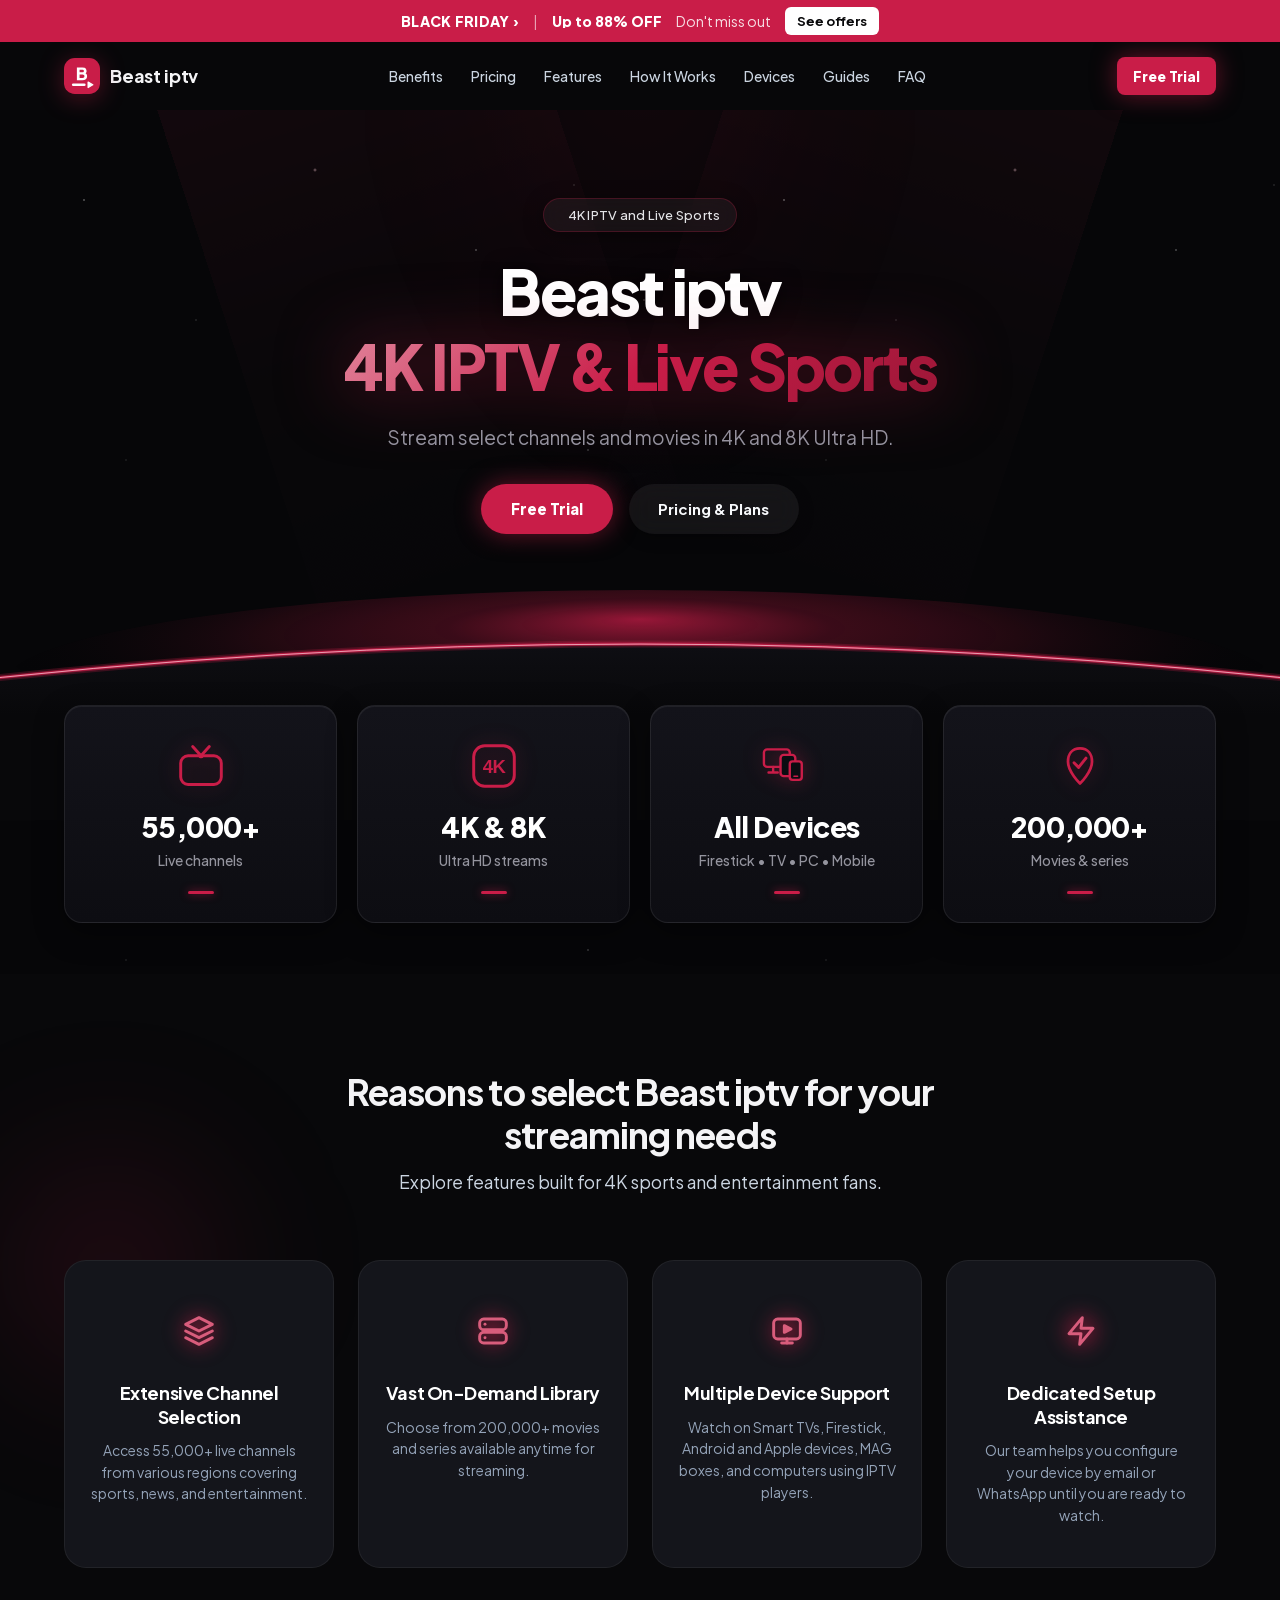
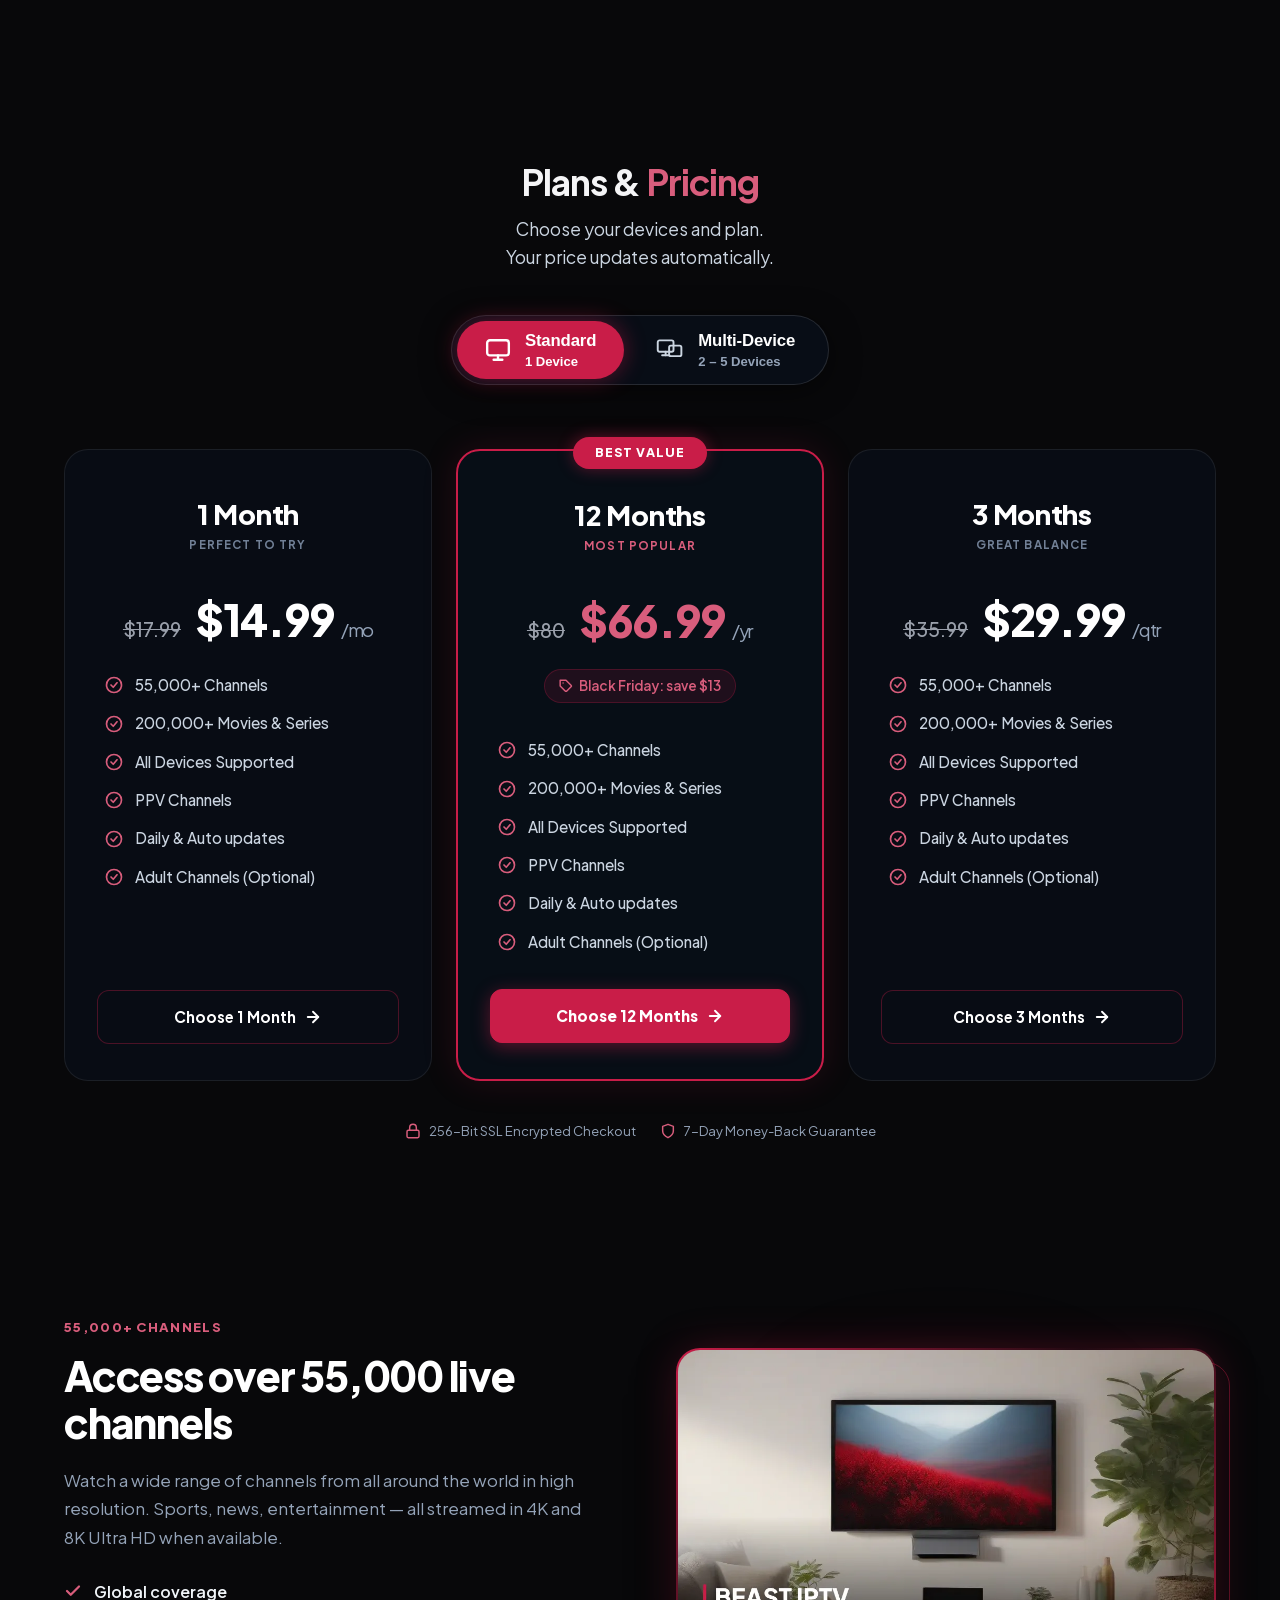
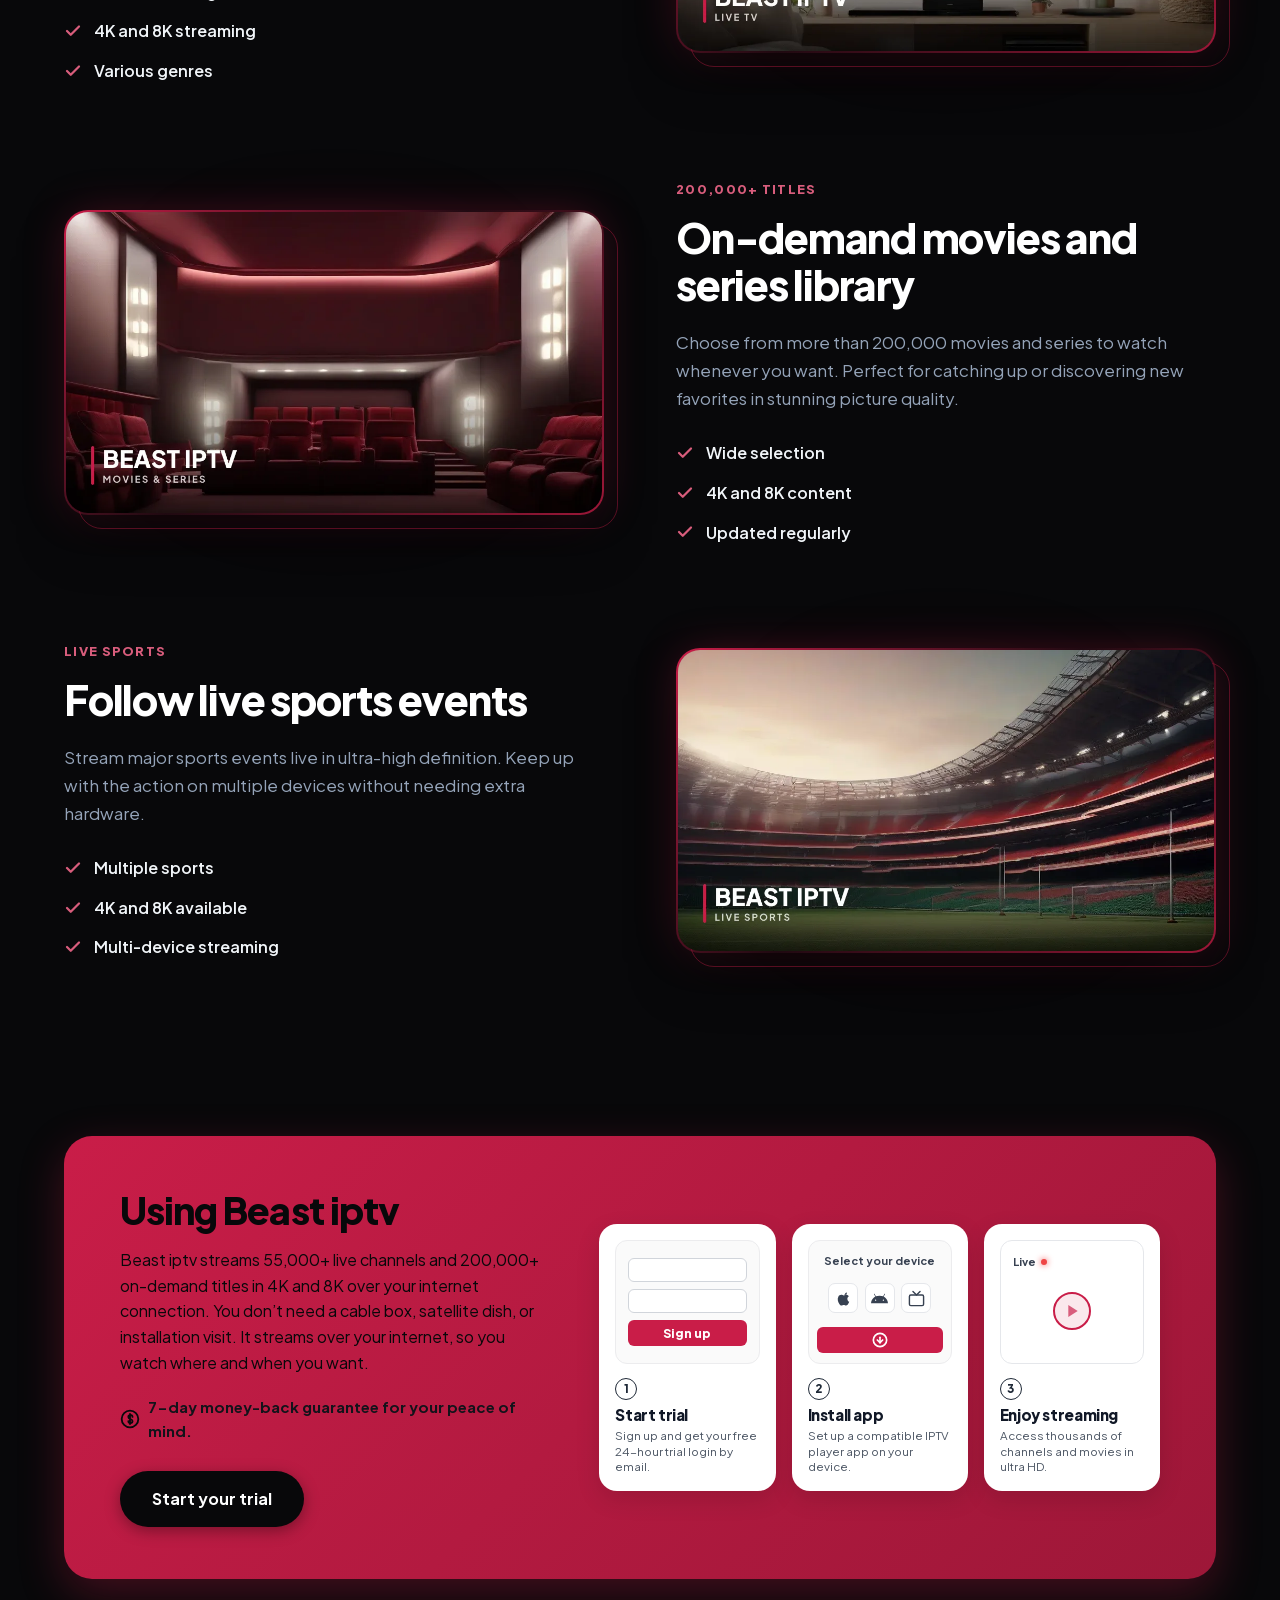
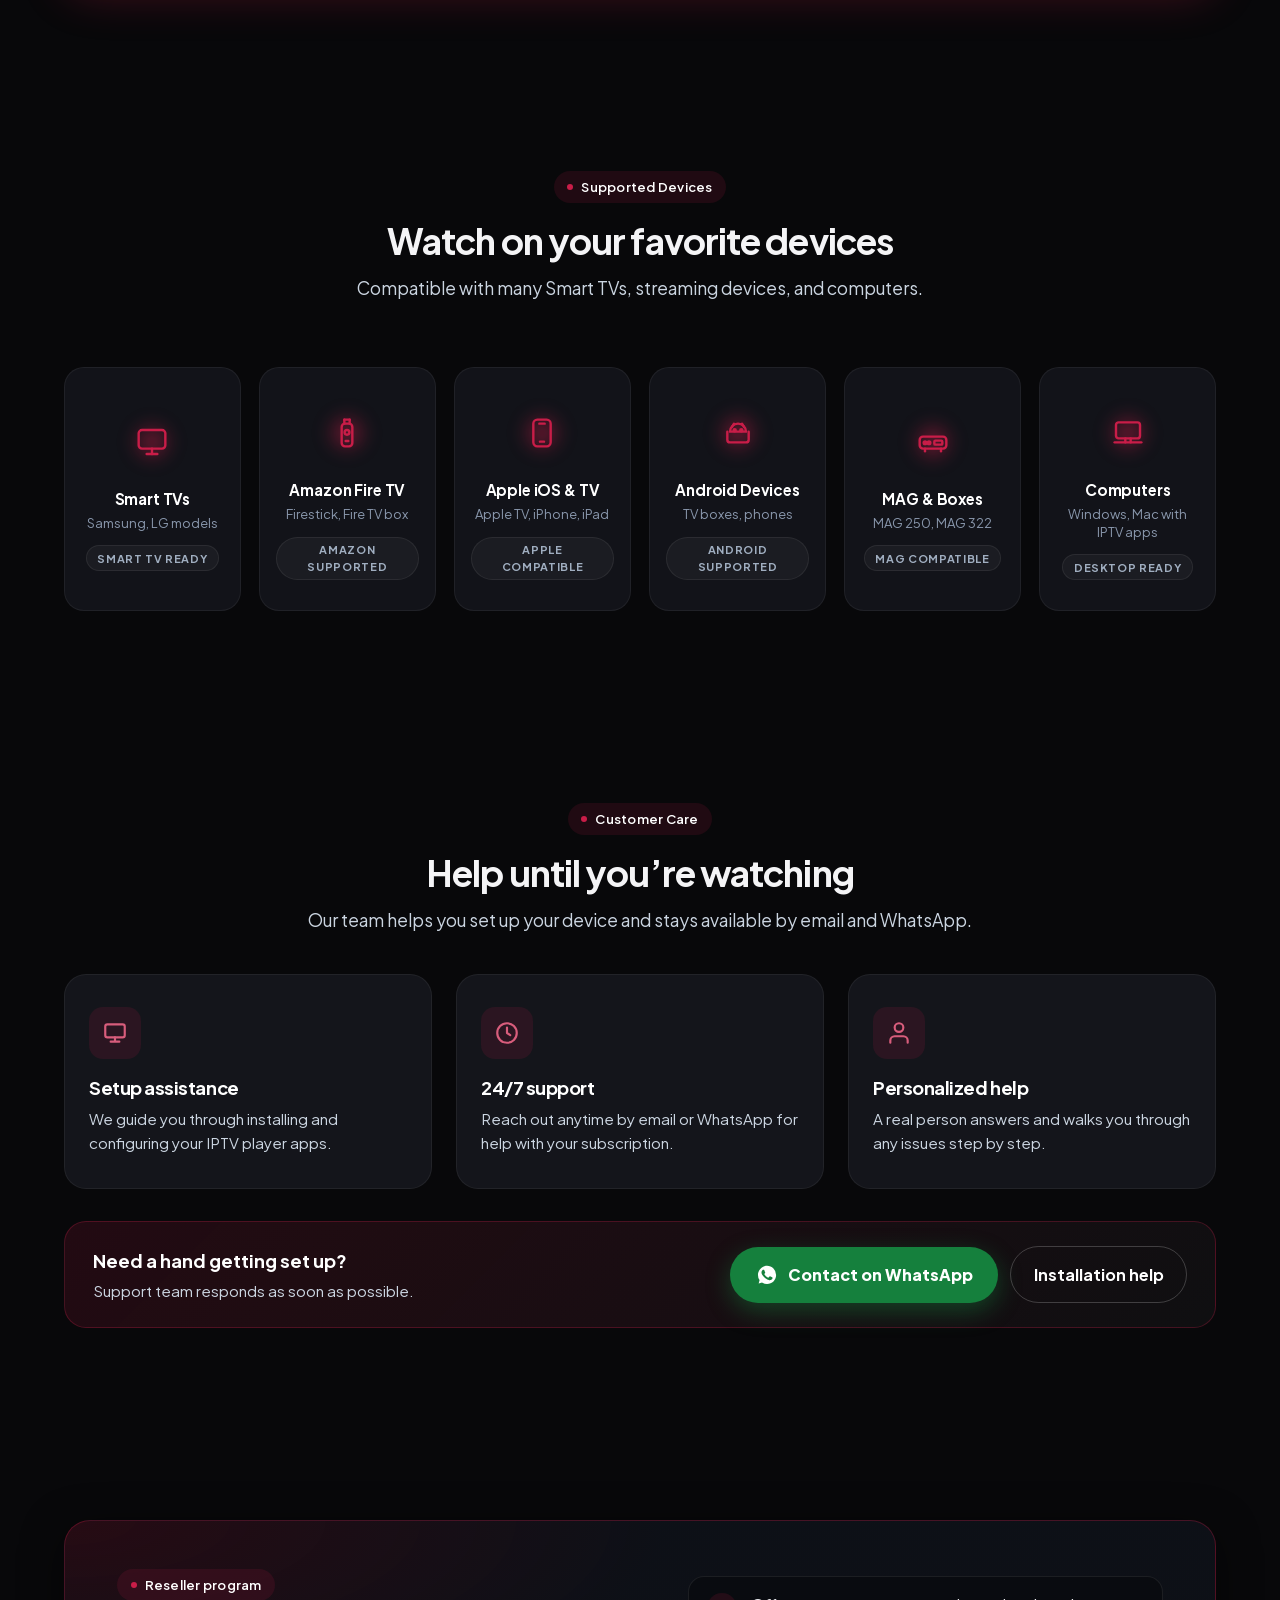
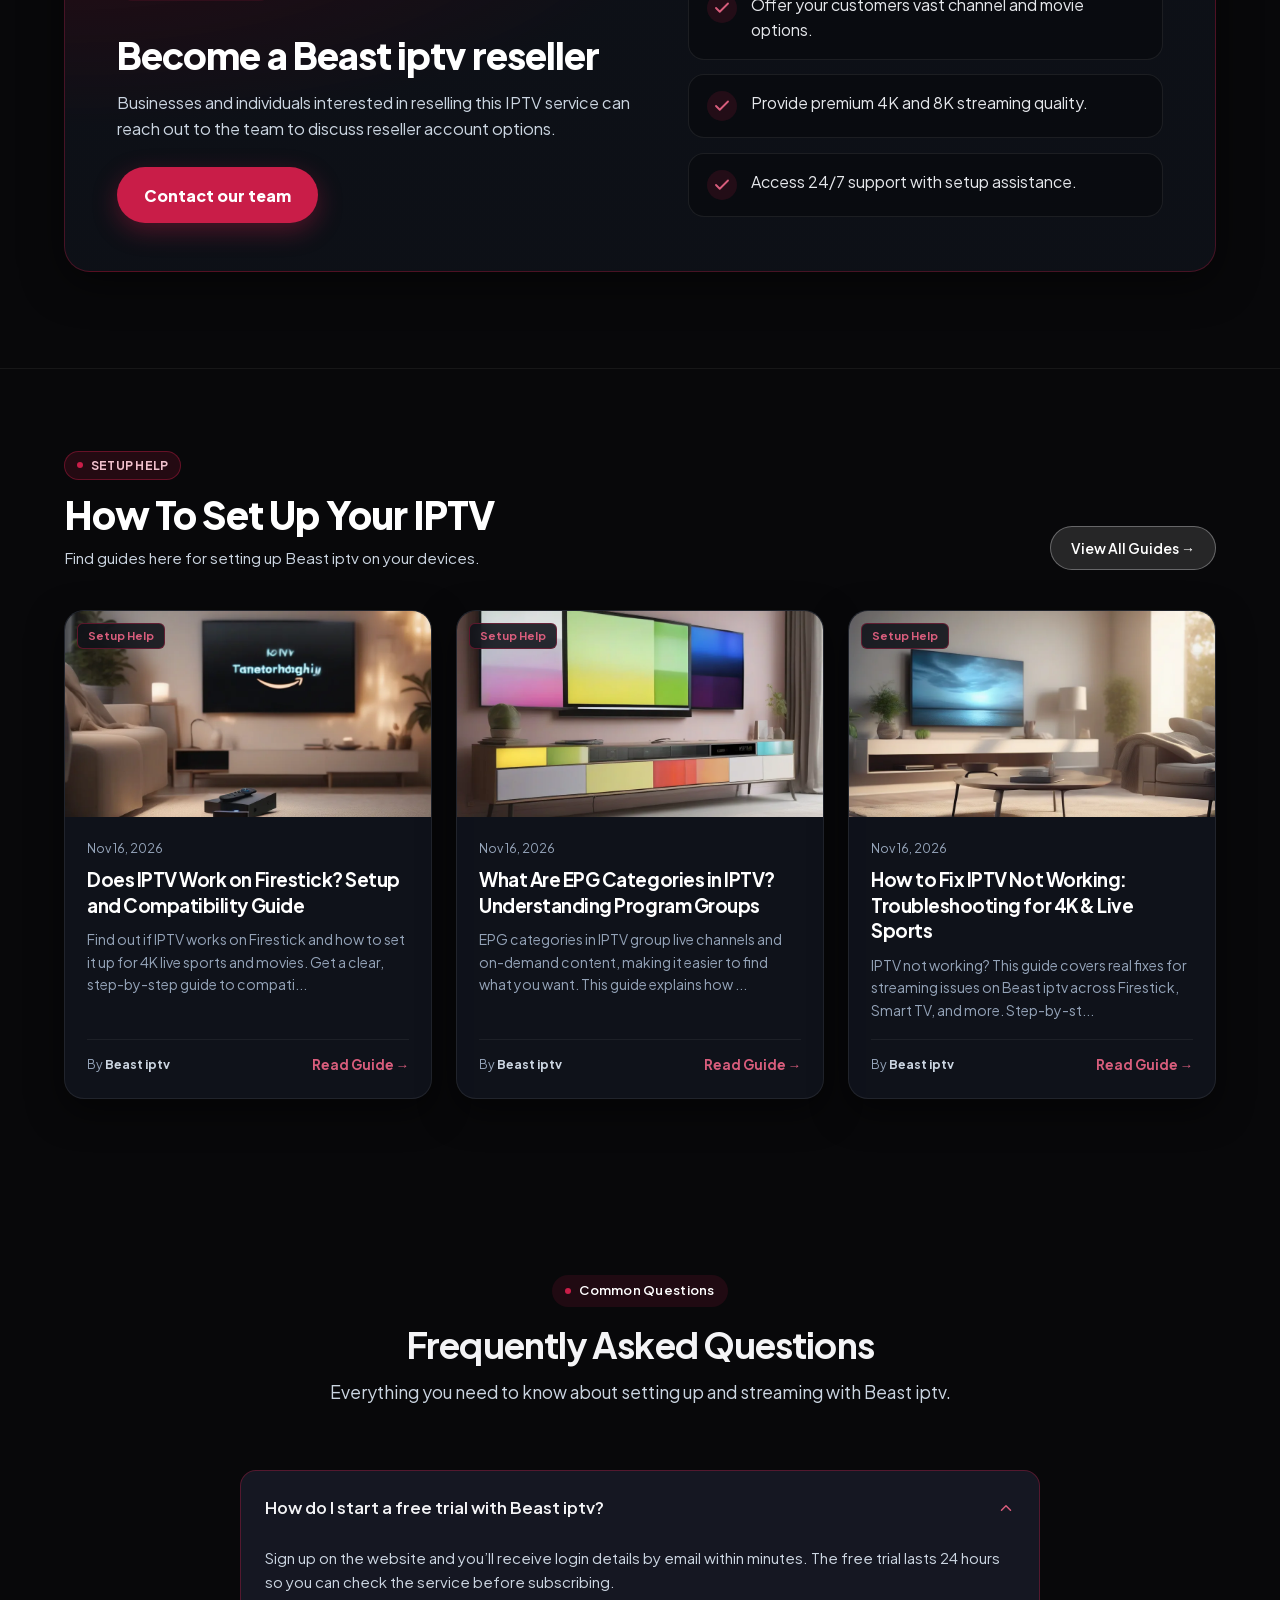
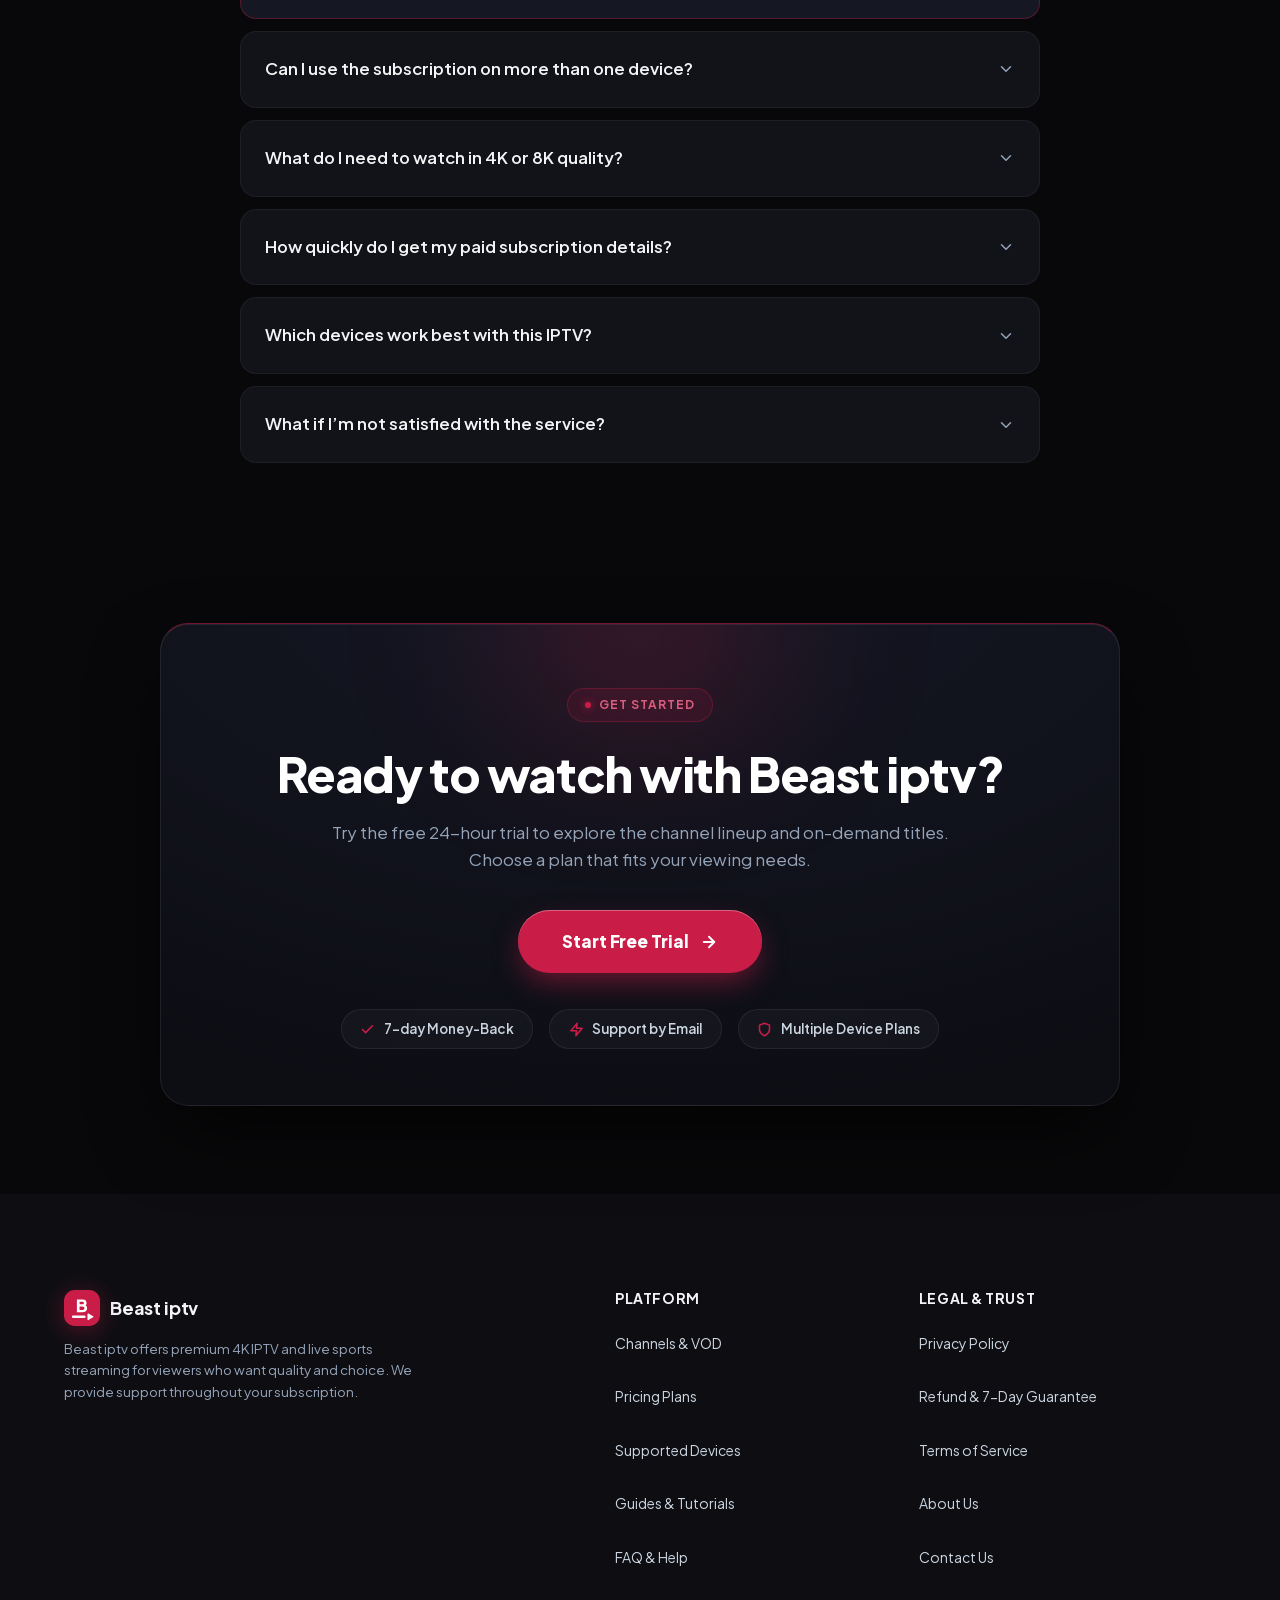
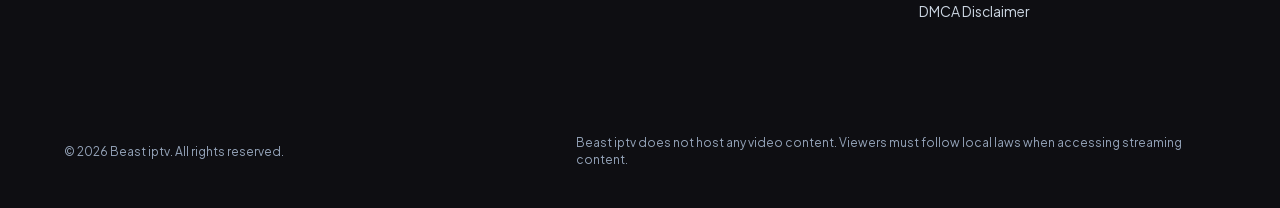
<file: index.html>
<!DOCTYPE html>
<html lang="en" style="background-color:#08080a;color:#f4f4f6;">
<head>
  <meta charset="UTF-8">
  <meta name="viewport" content="width=device-width, initial-scale=1.0">
  
  <!-- Primary SEO Meta Tags -->
  <title>Beast iptv | Premium 4K IPTV &amp; Live Sports Service</title>
  <meta name="description" content="Stream 55,000+ live channels and 200,000+ movies with Beast iptv. Try a free 24-hour trial and start watching your favorite sports and shows.">
  <meta name="robots" content="index, follow, max-snippet:-1, max-image-preview:large, max-video-preview:-1">
  <meta name="format-detection" content="telephone=no">
  <link rel="canonical" href="https://b1g-iptv.store/">
  <link rel="preload" href="/assets/fonts/plus-jakarta-sans.woff2" as="font" type="font/woff2" crossorigin>
  <meta name="theme-color" content="#08080a">

  <!-- Site favicon: real image files, which Google Search reads -->
  <link rel="icon" href="favicon.ico" sizes="any">
  <link rel="icon" type="image/png" sizes="48x48" href="/assets/favicon-48x48.png">
  <link rel="icon" type="image/svg+xml" href="/assets/favicon.svg">
  <link rel="apple-touch-icon" sizes="180x180" href="/assets/apple-touch-icon.png">
  <link rel="manifest" href="site.webmanifest">

  <!-- Open Graph / Facebook -->
  <meta property="og:type" content="website">
  <meta property="og:url" content="https://b1g-iptv.store/">
  <meta property="og:title" content="Beast iptv | Premium 4K IPTV & Live Sports Service">
  <meta property="og:description" content="Stream 55,000+ live channels and 200,000+ movies with Beast iptv. Try a free 24-hour trial and start watching your favorite sports and shows.">
  <meta property="og:site_name" content="Beast iptv">
  <meta property="og:image" content="https://b1g-iptv.store/images/share-beast-iptv-live-tv-1794836226449.jpg">
  <meta property="og:image:width" content="1200">
  <meta property="og:image:height" content="630">
  <meta property="og:image:alt" content="Beast iptv Ultra-Stable 4K IPTV Streaming Service">

  <!-- Twitter / X -->
  <meta name="twitter:card" content="summary_large_image">
  <meta name="twitter:title" content="Beast iptv | Premium 4K IPTV & Live Sports Service">
  <meta name="twitter:description" content="Stream 55,000+ live channels and 200,000+ movies with Beast iptv. Try a free 24-hour trial and start watching your favorite sports and shows.">
  <meta name="twitter:image" content="https://b1g-iptv.store/images/share-beast-iptv-live-tv-1794836226449.jpg">

  <!-- Self-Hosted Critical Variable Font loaded via @font-face with font-display: swap -->

  <!-- Main Stylesheet -->
  <style>
@font-face{font-family:"Plus Jakarta Sans";font-style:normal;font-weight:400 800;font-display:swap;src:url("/assets/fonts/plus-jakarta-sans.woff2") format("woff2");unicode-range:U+0000-00FF,U+0131,U+0152-0153,U+02BB-02BC,U+02C6,U+02DA,U+02DC,U+0304,U+0308,U+0329,U+2000-206F,U+20AC,U+2122,U+2191,U+2193,U+2212,U+2215,U+FEFF,U+FFFD}:root{--bg-page:#08080a;--bg-surface:#0e0e12;--bg-card:#131318;--bg-card-hover:#181820;--bg-subtle:#1c1c24;--border-subtle:transparent;--border-medium:transparent;--border-accent:transparent;--border-highlight:transparent;--accent:#9d1738;--accent-hover:#9d1738;--accent-light:rgba(157, 23, 56,0.12);--accent-text:#f0c0cc;--status-green:#22c55e;--status-green-bg:rgba(34,197,94,0.12);--text-primary:#f4f4f6;--text-secondary:#cbd5e1;--text-muted:#94a3b8;--text-inverse:#08080a;--font-family:"Plus Jakarta Sans",-apple-system,BlinkMacSystemFont,"Segoe UI",Roboto,Oxygen,Ubuntu,Cantarell,"Helvetica Neue",sans-serif;--line-height-base:1.6;--line-height-heading:1.2;--space-xs:0.5rem;--space-sm:0.75rem;--space-md:1rem;--space-lg:1.5rem;--space-xl:2.5rem;--space-2xl:4rem;--space-3xl:6rem;--max-width:1200px;--radius-sm:4px;--radius-md:8px;--radius-lg:12px;--radius-full:9999px;--transition-fast:0.15s ease;--transition-normal:0.25s ease}*,*::before,*::after{box-sizing:border-box;margin:0;padding:0}html{font-family:var(--font-family);font-size:16px;line-height:var(--line-height-base);color:var(--text-secondary);background-color:var(--bg-page);scroll-behavior:smooth;-webkit-text-size-adjust:100%;text-rendering:optimizeLegibility}body{min-height:100vh;display:flex;flex-direction:column;background-color:var(--bg-page);color:var(--text-secondary);overflow-x:hidden}h1,h2,h3,h4,h5,h6{color:var(--text-primary);font-weight:700;line-height:var(--line-height-heading);letter-spacing:-0.025em}h1{font-size:clamp(2rem,5vw,3.25rem);font-weight:800;margin-bottom:var(--space-md)}h2{font-size:clamp(1.75rem,3.5vw,2.25rem);margin-bottom:var(--space-sm)}h3{font-size:1.25rem;margin-bottom:var(--space-xs)}p{margin-bottom:var(--space-md)}p:last-child{margin-bottom:0}a{color:inherit;text-decoration:none;transition:color var(--transition-fast)}a:hover{color:var(--text-primary)}ul,ol{list-style:none}:focus-visible{outline:2px solid var(--accent);outline-offset:3px}.container{width:100%;max-width:var(--max-width);margin-inline:auto;padding-inline:var(--space-md)}@media (min-width:768px){.container{padding-inline:var(--space-lg)}}.section{padding-block:var(--space-2xl);border-bottom:none;scroll-margin-top:90px}@media (min-width:768px){.section{padding-block:var(--space-3xl)}}.section-header{text-align:center;max-width:680px;margin-inline:auto;margin-bottom:var(--space-2xl)}.section-header p{color:var(--text-secondary);font-size:1.1rem}.pill-badge{display:inline-flex;align-items:center;gap:0.5rem;padding:0.35rem 0.85rem;font-size:0.8125rem;font-weight:600;letter-spacing:0.02em;color:var(--accent-text);background-color:var(--accent-light);border:none;border-radius:var(--radius-full);margin-bottom:var(--space-md)}.pill-badge .dot{width:6px;height:6px;border-radius:50%;background-color:var(--accent)}.status-pill{display:inline-flex;align-items:center;gap:0.375rem;font-size:0.75rem;font-weight:500;color:#86efac;background-color:var(--status-green-bg);padding:0.25rem 0.625rem;border-radius:var(--radius-full);border:none}.status-pill .indicator{width:6px;height:6px;border-radius:50%;background-color:var(--status-green)}@media (max-width:640px){.header-actions .status-pill{display:none}}.btn{display:inline-flex;align-items:center;justify-content:center;gap:0.5rem;padding:0.75rem 1.5rem;font-size:0.9375rem;font-weight:600;border-radius:var(--radius-md);border:none;cursor:pointer;white-space:nowrap;transition:background-color var(--transition-fast),transform var(--transition-fast);text-decoration:none}.btn:active{transform:translateY(1px)}.btn-primary{background:linear-gradient(135deg,#9d1738 0%,#9d1738 100%);color:#ffffff !important;font-weight:700;border:none}.btn-primary:hover{background-color:var(--accent-hover);color:#ffffff}.btn-secondary{background-color:var(--bg-card);color:var(--text-primary);border:none}.btn-secondary:hover{background-color:var(--bg-subtle);color:#ffffff}.btn-block{width:100%}.btn-sm{padding:0.5rem 1rem;font-size:0.875rem}.btn-group{display:flex;flex-direction:column;gap:0.75rem;width:100%}@media (min-width:480px){.btn-group{flex-direction:row;justify-content:center;width:auto}}.site-header{position:sticky;top:0;z-index:100;background-color:rgba(8,8,10,0.95);border-bottom:none;backdrop-filter:blur(8px);-webkit-backdrop-filter:blur(8px)}.header-container{display:flex;align-items:center;justify-content:space-between;height:68px}.brand-logo{display:flex;align-items:center;gap:0.625rem;font-size:1.125rem;font-weight:700;color:var(--text-primary);letter-spacing:-0.01em}.logo-icon{display:inline-flex;align-items:center;justify-content:center;width:32px;height:32px;background-color:var(--accent);color:#ffffff;border-radius:var(--radius-sm);font-weight:900;font-size:1rem}.brand-accent{color:var(--accent-ink, var(--accent))}.nav-menu{display:none}@media (min-width:900px){.nav-menu{display:flex;align-items:center;gap:1.75rem}}.nav-link{font-size:0.875rem;font-weight:500;color:var(--text-secondary)}.nav-link:hover{color:var(--text-primary)}.header-actions{display:flex;align-items:center;gap:0.875rem}.menu-toggle{display:flex;flex-direction:column;justify-content:center;gap:5px;width:38px;height:38px;padding:8px;background-color:var(--bg-card);border:none;border-radius:var(--radius-sm);cursor:pointer;color:var(--text-primary)}@media (min-width:900px){.menu-toggle{display:none}}.menu-bar{display:block;width:100%;height:2px;background-color:var(--text-primary);transition:transform var(--transition-fast),opacity var(--transition-fast)}.menu-toggle[aria-expanded="true"] .menu-bar:nth-child(1){transform:translateY(7px) rotate(45deg)}.menu-toggle[aria-expanded="true"] .menu-bar:nth-child(2){opacity:0}.menu-toggle[aria-expanded="true"] .menu-bar:nth-child(3){transform:translateY(-7px) rotate(-45deg)}.mobile-nav{display:none;position:fixed;top:68px;left:0;right:0;bottom:0;background-color:#08080a;border-bottom:none;padding:var(--space-xl) var(--space-lg);flex-direction:column;gap:var(--space-md);z-index:999;overflow-y:auto}.mobile-nav.is-open{display:flex}@media (min-width:900px){.mobile-nav{display:none !important}}.mobile-nav-link{font-size:1.125rem;font-weight:600;color:var(--text-primary);padding-block:0.5rem;border-bottom:none}.hero-section{position:relative;background-color:#060608;padding-top:clamp(3.5rem,7vw,5.5rem);padding-bottom:clamp(2rem,4vw,3.5rem);text-align:center;overflow:hidden}.hero-cosmic-backdrop{position:absolute;inset:0;pointer-events:none;overflow:hidden;z-index:1;contain:strict}.light-ray{position:absolute;top:-120px;width:380px;height:600px;opacity:0.16;transform-origin:top center;pointer-events:none;will-change:transform}.light-ray-left{left:10%;background:linear-gradient(180deg,rgba(201, 29, 72,0.5) 0%,rgba(201, 29, 72,0.08) 60%,transparent 100%);transform:rotate(-18deg)}.light-ray-right{right:10%;background:linear-gradient(180deg,rgba(201, 29, 72,0.45) 0%,rgba(201, 29, 72,0.08) 60%,transparent 100%);transform:rotate(18deg)}.light-ray-center{left:50%;transform:translateX(-50%);width:550px;height:480px;background:radial-gradient(ellipse at top,rgba(201, 29, 72,0.2) 0%,rgba(201, 29, 72,0.05) 50%,transparent 80%);opacity:0.35}.cosmic-stars{position:absolute;inset:0;background-image:radial-gradient(1.5px 1.5px at 12% 18%,rgba(255,255,255,0.65),transparent),radial-gradient(1px 1px at 28% 42%,rgba(255,255,255,0.45),transparent),radial-gradient(2px 2px at 45% 12%,rgba(240, 192, 204,0.75),transparent),radial-gradient(1.5px 1.5px at 68% 28%,rgba(255,255,255,0.55),transparent),radial-gradient(1px 1px at 82% 15%,rgba(255,255,255,0.45),transparent),radial-gradient(1.5px 1.5px at 92% 38%,rgba(240, 192, 204,0.65),transparent),radial-gradient(1px 1px at 18% 70%,rgba(255,255,255,0.35),transparent),radial-gradient(1.5px 1.5px at 84% 68%,rgba(255,255,255,0.4),transparent);background-repeat:repeat;background-size:700px 500px;opacity:0.7}.hero-container{position:relative;z-index:3}.hero-content{max-width:860px;margin-inline:auto;display:flex;flex-direction:column;align-items:center}.hero-badge-pill{display:inline-flex;align-items:center;gap:0.5rem;padding:0.35rem 1rem;background:rgba(255,255,255,0.05);border:none;border-radius:var(--radius-full);font-size:0.8125rem;font-weight:500;letter-spacing:0.02em;color:#e4e4e7;margin-bottom:1.5rem;backdrop-filter:blur(12px);-webkit-backdrop-filter:blur(12px);box-shadow:0 4px 20px rgba(0,0,0,0.4);transition:background-color var(--transition-fast),transform var(--transition-fast)}.hero-badge-pill:hover{background:rgba(255,255,255,0.08);transform:translateY(-1px)}.badge-spark{color:#9d1738;font-size:0.875rem;text-shadow:0 0 10px rgba(157, 23, 56,0.9),0 0 20px rgba(157, 23, 56,0.5);line-height:1}.hero-title{display:flex;flex-direction:column;align-items:center;gap:0.25rem;font-size:clamp(2.1rem,5.2vw,3.85rem);font-weight:800;line-height:1.15;letter-spacing:-0.035em;margin-bottom:1.25rem}.title-top{color:#ffffff;text-shadow:0 2px 20px rgba(0,0,0,0.8)}.title-bottom{color:var(--accent-ink, #c91d48);background:linear-gradient(135deg,#c91d48 0%,#c91d48 50%,#9d1738 100%);-webkit-background-clip:text;-webkit-text-fill-color:transparent;background-clip:text;filter:drop-shadow(0 0 35px rgba(157, 23, 56,0.45))}.hero-description{font-size:clamp(1rem,2vw,1.1875rem);color:#9494a0;line-height:1.6;max-width:640px;margin-inline:auto;margin-bottom:2rem}.hero-btn-group{display:flex;flex-direction:row;align-items:center;justify-content:center;gap:1rem;flex-wrap:wrap;margin-bottom:2.5rem}.btn-pill{display:inline-flex;align-items:center;justify-content:center;gap:0.5rem;padding:0.8rem 1.85rem;font-size:0.9375rem;font-weight:600;border-radius:var(--radius-full);border:none;cursor:pointer;white-space:nowrap}.btn-pill,.btn-pill span,.btn-pill:link,.btn-pill:visited{text-decoration:none}.btn-pill-primary,.btn-pill-primary:link,.btn-pill-primary:visited{background:var(--accent);color:#ffffff !important;font-weight:800 !important;border:none;box-shadow:0 0 25px rgba(157, 23, 56,0.45),0 4px 14px rgba(0,0,0,0.4)}.btn-pill-primary:hover{transform:translateY(-2px) scale(1.02);box-shadow:0 0 35px rgba(157, 23, 56,0.7),0 6px 22px rgba(0,0,0,0.5);color:#ffffff !important}.btn-pill-primary span{background:none;box-shadow:none;color:#ffffff !important}.btn-pill-glass{background-color:rgba(255,255,255,0.06);color:#f8fafc !important;border:none;backdrop-filter:blur(12px);-webkit-backdrop-filter:blur(12px);box-shadow:0 4px 15px rgba(0,0,0,0.3)}.btn-pill-glass span{color:#f8fafc !important}.btn-pill-glass:hover{background-color:rgba(255,255,255,0.12);color:#ffffff !important;transform:translateY(-2px);box-shadow:0 6px 20px rgba(0,0,0,0.4)}.hero-horizon{position:relative;width:100%;margin-top:1rem;margin-bottom:-15px;overflow:visible;pointer-events:none;z-index:2;display:flex;justify-content:center}.horizon-svg{width:100%;height:clamp(140px,18vw,240px);display:block;overflow:visible}.hero-metrics-container{position:relative;z-index:3;margin-top:-115px}@media (max-width:640px){.hero-metrics-container{margin-top:-50px}.hero-btn-group{flex-direction:column;width:100%;max-width:320px;margin-inline:auto}.btn-pill{width:100%}.horizon-svg{height:120px}}.metrics-grid{display:grid;grid-template-columns:repeat(2,1fr);gap:1rem;margin-top:0}@media (min-width:860px){.metrics-grid{grid-template-columns:repeat(4,1fr);gap:1.25rem}}.metric-card{position:relative;background-color:#0c0c11;background:linear-gradient(180deg,#13131a 0%,#0d0d12 100%);border:1px solid rgba(255,255,255,0.08);border-radius:18px;padding:2.25rem 1rem 1.75rem 1rem;display:flex;flex-direction:column;align-items:center;justify-content:center;text-align:center;box-shadow:0 10px 30px rgba(0,0,0,0.4),inset 0 1px 0 rgba(255,255,255,0.06);transition:transform var(--transition-normal),box-shadow var(--transition-normal),border-color var(--transition-normal),background-color var(--transition-normal)}.metric-card:hover{transform:translateY(-3px);background-color:#101016;border-color:rgba(201, 29, 72,0.4);box-shadow:0 14px 40px rgba(0,0,0,0.55),0 0 25px rgba(157, 23, 56,0.15)}.metric-icon-wrap{display:flex;align-items:center;justify-content:center;width:56px;height:48px;max-width:56px;max-height:48px;background:transparent;border:none;margin-inline:auto;margin-bottom:1.25rem;overflow:visible;flex-shrink:0}.metric-icon-art{width:56px !important;height:48px !important;max-width:56px !important;max-height:48px !important;display:block;flex-shrink:0;filter:drop-shadow(0 0 10px rgba(201, 29, 72,0.22));transition:transform var(--transition-fast),filter var(--transition-fast)}.metric-card:hover .metric-icon-art{transform:scale(1.06);filter:drop-shadow(0 0 16px rgba(201, 29, 72,0.5))}.metric-val{font-size:clamp(1.35rem,2.2vw,1.85rem);font-weight:800;color:#ffffff;letter-spacing:-0.02em;line-height:1.2}.metric-val .accent-mark{color:var(--accent-ink, #c91d48);margin-left:2px}.metric-label{font-size:clamp(0.78rem,1.15vw,0.875rem);color:#94949e;margin-top:0.45rem;line-height:1.4;font-weight:500}.metric-dash{display:block;width:26px;height:3px;border-radius:var(--radius-full);background-color:#c91d48;margin-top:1.25rem;box-shadow:0 0 8px rgba(201, 29, 72,0.5)}@media (max-width:640px){.metrics-grid{gap:0.65rem}.metric-card{padding:1.5rem 0.6rem 1.25rem 0.6rem;border-radius:14px}.metric-icon-wrap{height:44px;margin-bottom:0.85rem}.metric-icon-art{width:44px;height:38px}.metric-val{font-size:1.15rem}.metric-label{font-size:0.72rem}.metric-dash{margin-top:0.85rem;width:20px}}.hero-categories-section{position:relative;background-color:#060608;padding-bottom:2rem}.hero-categories-container{position:relative;z-index:3;margin-top:1.5rem;margin-bottom:1rem}.category-cards-grid{display:grid;grid-template-columns:repeat(3,1fr);gap:0.65rem}@media (min-width:860px){.category-cards-grid{grid-template-columns:repeat(6,1fr);gap:1rem}}.category-card{position:relative;display:flex;flex-direction:column;border-radius:14px;overflow:hidden;background-color:#0c0c11;border:1px solid rgba(255,255,255,0.08);text-decoration:none;cursor:pointer;box-shadow:0 6px 20px rgba(0,0,0,0.4);transition:transform var(--transition-normal),box-shadow var(--transition-normal),border-color var(--transition-normal)}.category-card:hover{transform:translateY(-4px) scale(1.02);border-color:rgba(201, 29, 72,0.45);box-shadow:0 12px 30px rgba(0,0,0,0.6),0 0 20px rgba(201, 29, 72,0.22)}.category-card-media{position:relative;width:100%;aspect-ratio:2 / 3;overflow:hidden;border-radius:14px;background-color:#08080a}.category-card-media img{width:100%;height:100%;object-fit:cover;display:block;transition:transform 0.45s cubic-bezier(0.16,1,0.3,1)}.category-card:hover .category-card-media img{transform:scale(1.07)}.category-card-overlay{position:absolute;inset:0;background:linear-gradient(180deg,transparent 40%,rgba(0,0,0,0.65) 75%,rgba(0,0,0,0.92) 100%);pointer-events:none}.category-card-label{position:absolute;bottom:0.55rem;left:0.25rem;right:0.25rem;text-align:center;font-size:0.78rem;font-weight:600;color:#ffffff;letter-spacing:-0.01em;text-shadow:0 1px 4px rgba(0,0,0,0.9);pointer-events:none;white-space:nowrap;overflow:hidden;text-overflow:ellipsis;padding-inline:4px;transition:color var(--transition-fast)}.category-card:hover .category-card-label{color:var(--accent-ink, #c91d48)}@media (max-width:640px){.hero-categories-container{margin-top:0.85rem;margin-bottom:0.5rem}.category-cards-grid{gap:0.45rem}.category-card{border-radius:10px}.category-card-media{border-radius:10px}.category-card-label{font-size:0.65rem;bottom:0.35rem}}.what-we-offer-section{position:relative;overflow:hidden}.what-we-offer-section::before{content:"";position:absolute;top:15%;left:-80px;width:380px;height:380px;background:radial-gradient(circle,rgba(201, 29, 72,0.14) 0%,rgba(201, 29, 72,0.03) 50%,transparent 70%);filter:blur(60px);pointer-events:none;z-index:0}.benefits-grid{position:relative;z-index:1;display:grid;grid-template-columns:1fr;gap:1.25rem}@media (min-width:640px){.benefits-grid{grid-template-columns:repeat(2,1fr)}}@media (min-width:1024px){.benefits-grid{grid-template-columns:repeat(4,1fr);gap:1.5rem}}.benefit-card{background-color:#14151b;border:1px solid rgba(255,255,255,0.06);border-radius:22px;padding:2.5rem 1.5rem;display:flex;flex-direction:column;align-items:center;text-align:center;height:100%;transition:transform 0.25s ease,border-color 0.25s ease,box-shadow 0.25s ease,background-color 0.25s ease}.benefit-card:hover{background-color:#181a22;border-color:rgba(201, 29, 72,0.35);transform:translateY(-4px);box-shadow:0 16px 36px -10px rgba(0,0,0,0.6),0 0 24px rgba(201, 29, 72,0.12)}.benefit-icon-wrapper{position:relative;width:60px;height:60px;display:flex;align-items:center;justify-content:center;color:var(--accent-ink, #c91d48);margin-bottom:1.25rem;flex-shrink:0}.benefit-icon-glow{position:absolute;top:50%;left:50%;transform:translate(-50%,-50%);width:48px;height:48px;border-radius:50%;background:radial-gradient(circle,rgba(201, 29, 72,0.55) 0%,rgba(201, 29, 72,0.18) 50%,transparent 75%);filter:blur(8px);pointer-events:none;z-index:0}.benefit-icon-wrapper svg{position:relative;z-index:1;width:32px;height:32px;color:var(--accent-ink, #c91d48)}.benefit-title{font-size:1.125rem;font-weight:700;color:#ffffff;margin-bottom:0.75rem;line-height:1.3}.benefit-desc{font-size:0.875rem;color:#94a3b8;line-height:1.55;margin:0;max-width:250px}.features-showcase-section{padding:5rem 0;position:relative;overflow:hidden}.features-showcase{display:flex;flex-direction:column;gap:6rem}.feature-split-row{display:grid;grid-template-columns:1fr;align-items:center;gap:2.5rem}@media (min-width:992px){.feature-split-row{grid-template-columns:1fr 1fr;gap:4.5rem}.feature-split-row-reverse .feature-split-content{order:2}.feature-split-row-reverse .feature-split-media{order:1}}.feature-split-content{display:flex;flex-direction:column;justify-content:center}.feature-badge-tag{display:inline-block;font-size:0.8125rem;font-weight:800;text-transform:uppercase;letter-spacing:0.1em;color:var(--accent-ink, #c91d48);margin-bottom:0.875rem}.feature-split-title{font-size:clamp(2rem,3.2vw,2.75rem);font-weight:800;line-height:1.15;letter-spacing:-0.03em;color:#ffffff;margin:0 0 1.25rem 0}.feature-split-desc{font-size:1.0625rem;line-height:1.65;color:#94a3b8;margin:0 0 1.75rem 0;max-width:520px}.feature-split-list{list-style:none;padding:0;margin:0;display:flex;flex-direction:column;gap:0.875rem}.feature-split-item{display:flex;align-items:center;gap:0.75rem;font-size:1rem;font-weight:600;color:#f1f5f9}.feature-check-icon{display:inline-flex;align-items:center;justify-content:center;color:var(--accent-ink, #c91d48);flex-shrink:0}.feature-check-icon svg{width:18px;height:18px}.feature-split-media{position:relative;display:flex;justify-content:center;align-items:center}.feature-media-wrapper{position:relative;width:100%;max-width:620px;display:flex;align-items:center;justify-content:center}.feature-media-ambient{position:absolute;top:50%;left:50%;transform:translate(-50%,-50%);width:80%;height:80%;background:radial-gradient(circle,rgba(201, 29, 72,0.16) 0%,rgba(201, 29, 72,0.03) 60%,transparent 80%);filter:blur(50px);pointer-events:none;z-index:0}.feature-mockup-img{position:relative;z-index:1;width:100%;max-width:100%;height:auto;display:block;object-fit:contain;filter:drop-shadow(0 20px 30px rgba(0,0,0,0.65));transition:transform 0.35s cubic-bezier(0.16,1,0.3,1),filter 0.35s ease}.feature-mockup-img:hover{transform:translateY(-6px) scale(1.02);filter:drop-shadow(0 28px 42px rgba(0,0,0,0.8)) drop-shadow(0 0 25px rgba(201, 29, 72,0.22))}@media (max-width:768px){.features-showcase-section{padding:3.5rem 0}.features-showcase{gap:4rem}.feature-split-title{font-size:1.75rem}.feature-split-desc{font-size:0.9375rem;margin-bottom:1.25rem}.feature-split-item{font-size:0.9375rem}}.journey-banner{background:linear-gradient(135deg,#c91d48 0%,#c91d48 50%,#c91d48 100%);border-radius:28px;padding:3.25rem 3.5rem;display:grid;grid-template-columns:1fr;gap:2.5rem;align-items:center;position:relative;overflow:hidden;box-shadow:0 15px 45px rgba(201, 29, 72,0.22)}@media (min-width:1024px){.journey-banner{grid-template-columns:1fr 1.3fr;gap:3rem}}.journey-cta-col{display:flex;flex-direction:column;align-items:flex-start}.journey-title{font-size:2.35rem;font-weight:800;color:#08080a;line-height:1.15;letter-spacing:-0.025em;margin-bottom:1rem}.journey-guarantee{display:inline-flex;align-items:center;gap:0.5rem;font-size:0.9375rem;font-weight:700;color:#12131a;margin-bottom:1.75rem}.journey-guarantee svg{flex-shrink:0;color:#08080a}.journey-btn{display:inline-flex;align-items:center;justify-content:center;background-color:#08080a;color:#ffffff;font-size:1rem;font-weight:700;padding:0.95rem 2rem;border-radius:100px;text-decoration:none;box-shadow:0 4px 15px rgba(0,0,0,0.35);transition:transform var(--transition-fast),background-color var(--transition-fast),box-shadow var(--transition-fast)}.journey-btn:hover{background-color:#1a1b24;transform:translateY(-2px);box-shadow:0 6px 20px rgba(0,0,0,0.45)}.journey-steps-grid{display:grid;grid-template-columns:1fr;gap:1.25rem}@media (min-width:640px){.journey-steps-grid{grid-template-columns:repeat(3,1fr);gap:1rem}}.journey-step-card{background-color:#ffffff;border-radius:18px;padding:1rem;display:flex;flex-direction:column;box-shadow:0 8px 24px rgba(0,0,0,0.12);transition:transform var(--transition-fast),box-shadow var(--transition-fast)}.journey-step-card:hover{transform:translateY(-4px);box-shadow:0 12px 28px rgba(0,0,0,0.18)}.journey-mockup{background-color:#fafafa;border:1.5px solid #ececee;border-radius:12px;height:124px;padding:0.75rem;margin-bottom:0.875rem;display:flex;flex-direction:column;justify-content:center;position:relative;overflow:hidden}.mockup-signup{gap:0.45rem}.mockup-input-box{height:24px;width:100%;border:1.5px solid #d1d5db;border-radius:6px;background-color:#ffffff}.mockup-submit-btn{height:26px;width:100%;background:var(--accent);color:#08080a;border-radius:6px;font-size:0.75rem;font-weight:800;display:flex;align-items:center;justify-content:center}.mockup-download{justify-content:space-between;padding:0.65rem 0.5rem}.mockup-subheading{font-size:0.6875rem;font-weight:700;color:#374151;text-align:center}.mockup-device-tiles{display:flex;align-items:center;justify-content:center;gap:0.4rem}.mockup-tile{width:30px;height:30px;border:1.5px solid #e5e7eb;border-radius:7px;background-color:#ffffff;display:flex;align-items:center;justify-content:center;color:#374151}.mockup-download-btn{height:26px;width:100%;background:var(--accent);color:#ffffff;border-radius:6px;display:flex;align-items:center;justify-content:center}.mockup-enjoy{justify-content:space-between;border:1.5px solid #e5e7eb;background-color:#ffffff}.mockup-live-indicator{display:flex;align-items:center;gap:0.3rem;font-size:0.6875rem;font-weight:700;color:#374151}.mockup-live-indicator .live-dot{width:6px;height:6px;border-radius:50%;background-color:#ef4444;box-shadow:0 0 6px #ef4444}.mockup-play-center{margin:auto;width:38px;height:38px;border:2px solid var(--accent);border-radius:50%;display:flex;align-items:center;justify-content:center;color:var(--accent-ink, var(--accent));background-color:rgba(201, 29, 72,0.08)}.mockup-play-center svg{margin-left:2px}.journey-step-footer{display:flex;flex-direction:column;align-items:flex-start}.journey-step-num{width:22px;height:22px;border:1.5px solid #1f2937;border-radius:50%;display:inline-flex;align-items:center;justify-content:center;font-size:0.725rem;font-weight:800;color:#1f2937;margin-bottom:0.35rem}.journey-step-title{font-size:0.95rem;font-weight:800;color:#111827;margin-bottom:0.25rem}.journey-step-desc{font-size:0.725rem;color:#4b5563;line-height:1.35;margin:0}@media (max-width:640px){.journey-banner{padding:2rem 1.25rem;border-radius:20px}.journey-title{font-size:1.75rem}.journey-btn{width:100%;text-align:center}}.pricing-cards-wrapper{display:grid;grid-template-columns:1fr;gap:2.25rem;max-width:1100px;margin:0 auto;align-items:stretch}@media (min-width:900px){.pricing-cards-wrapper{grid-template-columns:repeat(3,1fr);gap:1.5rem;align-items:center}}.price-plan-card{background-color:#0c0d12;border:1px solid rgba(255,255,255,0.08);border-radius:22px;padding:2.75rem 1.75rem 2rem 1.75rem;display:flex;flex-direction:column;position:relative;transition:transform var(--transition-fast),border-color var(--transition-fast),box-shadow var(--transition-fast)}.price-plan-card:hover{border-color:rgba(255,255,255,0.18);transform:translateY(-4px)}.price-plan-card.is-featured{background-color:#0e0f16;border:2px solid var(--accent);box-shadow:0 0 40px rgba(201, 29, 72,0.15);padding-top:3rem}@media (min-width:900px){.price-plan-card.is-featured{transform:scale(1.03);z-index:2}.price-plan-card.is-featured:hover{transform:scale(1.05) translateY(-4px)}}.plan-badge-top{position:absolute;top:-14px;left:50%;transform:translateX(-50%);background:var(--accent);color:#000000;font-size:0.75rem;font-weight:800;letter-spacing:0.08em;text-transform:uppercase;padding:0.35rem 1.15rem;border-radius:100px;box-shadow:0 4px 14px rgba(201, 29, 72,0.4);white-space:nowrap}.plan-card-head{text-align:center;margin-bottom:1.5rem}.plan-card-title{font-size:1.75rem;font-weight:800;color:#ffffff;margin-bottom:0.35rem}.plan-card-subtitle{font-size:0.6875rem;font-weight:700;letter-spacing:0.12em;text-transform:uppercase;color:#7e808e;margin-bottom:1.25rem}.plan-card-subtitle.featured-subtitle{color:var(--accent-ink, var(--accent))}.plan-card-price-row{display:flex;align-items:baseline;justify-content:center;gap:0.25rem}.plan-card-amount{font-size:2.75rem;font-weight:800;color:#ffffff;letter-spacing:-0.03em;line-height:1}.plan-card-amount.featured-amount{font-size:3.25rem;color:var(--accent-ink, var(--accent));letter-spacing:-0.04em}.plan-card-unit{font-size:0.9375rem;color:#8c8e9b;font-weight:500}.plan-billed-note{font-size:0.8125rem;color:#8c8e9b;font-weight:500;margin-top:0.35rem}.plan-savings-pill{display:inline-flex;align-items:center;justify-content:center;gap:0.375rem;background-color:rgba(201, 29, 72,0.1);border:1px solid rgba(201, 29, 72,0.25);color:var(--accent-ink, var(--accent));font-size:0.8125rem;font-weight:600;padding:0.35rem 0.875rem;border-radius:100px;margin-top:0.75rem}.plan-savings-pill svg{flex-shrink:0}.plan-card-features{list-style:none;padding:0;margin:0 0 2rem 0;display:flex;flex-direction:column;gap:0.875rem;flex:1}.plan-card-feature{display:flex;align-items:center;gap:0.75rem;font-size:0.9375rem;color:#d1d3df}.plan-card-feature .check-icon{color:var(--accent-ink, var(--accent));width:18px;height:18px;flex-shrink:0}.plan-card-btn{display:flex;align-items:center;justify-content:center;gap:0.5rem;width:100%;padding:0.95rem 1.25rem;border-radius:12px;font-size:0.95rem;font-weight:700;text-decoration:none;cursor:pointer;transition:all var(--transition-fast)}.plan-card-btn.outline-btn{background-color:rgba(255,255,255,0.03);border:1px solid rgba(255,255,255,0.12);color:#ffffff}.plan-card-btn.outline-btn:hover{background-color:rgba(255,255,255,0.08);border-color:rgba(255,255,255,0.25);transform:translateY(-2px)}.plan-card-btn.solid-featured-btn{background:var(--accent);border:none;color:#000000;box-shadow:0 4px 18px rgba(201, 29, 72,0.3)}.plan-card-btn.solid-featured-btn:hover{filter:brightness(1.08);box-shadow:0 6px 24px rgba(201, 29, 72,0.45);transform:translateY(-2px)}.plan-card-btn svg{transition:transform var(--transition-fast)}.plan-card-btn:hover svg{transform:translateX(3px)}.pricing-guarantee-row,.hero-trust-row{margin-top:var(--space-xl);text-align:center;display:flex;flex-wrap:wrap;align-items:center;justify-content:center;gap:1.5rem;font-size:0.8125rem;color:var(--text-muted)}.trust-item{display:inline-flex;align-items:center;gap:0.5rem;font-size:0.8125rem;color:var(--text-muted)}.trust-item svg{width:16px !important;height:16px !important;max-width:16px !important;max-height:16px !important;flex-shrink:0;color:var(--accent-ink, var(--accent))}.devices-grid{display:grid;grid-template-columns:repeat(2,1fr);gap:1rem}@media (min-width:640px){.devices-grid{grid-template-columns:repeat(3,1fr);gap:1.25rem}}@media (min-width:1024px){.devices-grid{grid-template-columns:repeat(6,1fr);gap:1.15rem}}.device-card{background-color:#121319;border:1px solid rgba(255,255,255,0.06);border-radius:20px;padding:2.25rem 1rem 1.85rem;text-align:center;display:flex;flex-direction:column;align-items:center;justify-content:center;position:relative;overflow:hidden;transition:transform 0.25s cubic-bezier(0.16,1,0.3,1),background-color 0.25s ease,border-color 0.25s ease,box-shadow 0.25s ease}.device-card:hover{background-color:#161822;border-color:rgba(201, 29, 72,0.4);transform:translateY(-4px);box-shadow:0 16px 36px -10px rgba(0,0,0,0.65),0 0 24px rgba(201, 29, 72,0.1)}.device-icon-wrapper{position:relative;width:58px;height:58px;display:flex;align-items:center;justify-content:center;margin-bottom:1.15rem;color:var(--accent-ink, #c91d48);flex-shrink:0}.device-icon-glow{position:absolute;top:50%;left:50%;transform:translate(-50%,-50%);width:44px;height:44px;border-radius:50%;background:radial-gradient(circle,rgba(201, 29, 72,0.5) 0%,rgba(201, 29, 72,0.15) 50%,transparent 75%);filter:blur(8px);pointer-events:none;z-index:0}.device-icon-wrapper svg{position:relative;z-index:1;width:32px;height:32px;stroke:#c91d48;transition:transform 0.25s cubic-bezier(0.16,1,0.3,1)}.device-card:hover .device-icon-wrapper svg{transform:scale(1.1)}.device-name{font-size:0.95rem;font-weight:700;color:#ffffff;margin:0 0 0.35rem 0;line-height:1.25;letter-spacing:-0.01em}.device-sub{font-size:0.8125rem;color:#8896ab;line-height:1.4;margin:0}.device-micro-tag{display:inline-block;margin-top:0.85rem;font-size:0.6875rem;font-weight:700;text-transform:uppercase;letter-spacing:0.06em;color:#a0aec0;background:rgba(255,255,255,0.04);border:1px solid rgba(255,255,255,0.07);padding:0.2rem 0.65rem;border-radius:999px;transition:color 0.25s ease,background-color 0.25s ease,border-color 0.25s ease}.device-card:hover .device-micro-tag{color:var(--accent-ink, #c91d48);background:rgba(201, 29, 72,0.08);border-color:rgba(201, 29, 72,0.25)}.faq-list{max-width:800px;margin-inline:auto;display:flex;flex-direction:column;gap:var(--space-sm)}.faq-item{background-color:#121319;border:1px solid rgba(255,255,255,0.05);border-radius:16px;transition:background-color var(--transition-fast),border-color var(--transition-fast)}.faq-item[open]{background-color:#151722;border-color:rgba(201, 29, 72,0.25)}.faq-question{display:flex;align-items:center;justify-content:space-between;padding:var(--space-lg);font-size:1.05rem;font-weight:600;color:var(--text-primary);cursor:pointer;list-style:none;user-select:none}.faq-question::-webkit-details-marker{display:none}.faq-chevron{width:18px;height:18px;color:var(--text-muted);transition:transform var(--transition-normal);flex-shrink:0;margin-left:var(--space-md)}.faq-item[open] .faq-chevron{transform:rotate(180deg);color:var(--accent-ink, var(--accent))}.faq-answer{padding:0 var(--space-lg) var(--space-lg);font-size:0.9375rem;color:var(--text-secondary);line-height:1.6}.faq-answer a{color:var(--accent-text);text-decoration:underline}.final-cta-section{padding-block:4rem 5.5rem;position:relative;scroll-margin-top:90px}.cta-banner{background:radial-gradient(100% 120% at 50% -20%,#161826 0%,#0d0e14 100%);border:1px solid rgba(255,255,255,0.08);border-top:1px solid rgba(201, 29, 72,0.45);border-radius:28px;padding:4rem 2.5rem 3.5rem;text-align:center;max-width:960px;margin-inline:auto;position:relative;overflow:hidden;box-shadow:0 32px 80px -16px rgba(0,0,0,0.8),inset 0 1px 0 rgba(255,255,255,0.08)}.cta-banner::before{content:"";position:absolute;top:-140px;left:50%;transform:translateX(-50%);width:520px;height:300px;background:radial-gradient(circle,rgba(201, 29, 72,0.22) 0%,rgba(201, 29, 72,0.04) 50%,transparent 75%);filter:blur(60px);pointer-events:none;z-index:0}.cta-banner>*{position:relative;z-index:1}.cta-pill-tag{display:inline-flex;align-items:center;gap:0.5rem;font-size:0.75rem;font-weight:700;text-transform:uppercase;letter-spacing:0.08em;color:var(--accent-ink, #c91d48);background:rgba(201, 29, 72,0.08);border:1px solid rgba(201, 29, 72,0.25);padding:0.38rem 1.1rem;border-radius:999px;margin-bottom:1.5rem}.cta-pill-tag .dot{width:6px;height:6px;border-radius:50%;background:#c91d48;box-shadow:0 0 8px #c91d48}.cta-title{font-size:clamp(2.1rem,3.8vw,3rem);font-weight:800;letter-spacing:-0.03em;line-height:1.15;color:#ffffff;margin:0 0 1.15rem 0}.cta-desc{font-size:1.0625rem;line-height:1.6;color:#94a3b8;max-width:620px;margin:0 auto 2.25rem}.cta-btn-wrapper{display:flex;justify-content:center;margin-bottom:2.25rem}.cta-main-btn{background:linear-gradient(135deg,#9d1738 0%,#9d1738 100%) !important;color:#ffffff !important;font-size:1.0625rem !important;font-weight:700 !important;padding:1.15rem 2.75rem !important;border-radius:999px !important;box-shadow:0 12px 28px -4px rgba(157, 23, 56,0.42),inset 0 1px 0 rgba(255,255,255,0.25) !important;display:inline-flex !important;align-items:center !important;gap:0.65rem !important;transition:transform 0.25s cubic-bezier(0.16,1,0.3,1),box-shadow 0.25s ease !important}.cta-main-btn:hover{transform:translateY(-2px) scale(1.02) !important;box-shadow:0 18px 38px -4px rgba(201, 29, 72,0.6) !important}.cta-trust-row{display:flex;flex-wrap:wrap;align-items:center;justify-content:center;gap:1rem}.cta-trust-badge{display:inline-flex;align-items:center;gap:0.55rem;font-size:0.84rem;font-weight:600;color:#cbd5e1;background:rgba(255,255,255,0.03);border:1px solid rgba(255,255,255,0.07);padding:0.5rem 1.15rem;border-radius:999px;transition:background-color 0.2s ease,border-color 0.2s ease}.cta-trust-badge:hover{background:rgba(255,255,255,0.05);border-color:rgba(255,255,255,0.12)}.cta-trust-badge svg{width:15px;height:15px;stroke:#c91d48;flex-shrink:0}@media (max-width:768px){.cta-banner{padding:3.5rem 1.5rem;border-radius:24px}.cta-title{font-size:1.75rem}.cta-desc{font-size:0.9375rem}.cta-trust-row{flex-direction:column;gap:0.75rem}}.site-footer{background-color:var(--bg-surface);border-top:none;padding-block:var(--space-3xl) var(--space-xl);font-size:0.875rem}.footer-grid{display:grid;grid-template-columns:1fr;gap:var(--space-xl);margin-bottom:var(--space-2xl)}@media (min-width:640px){.footer-grid{grid-template-columns:1.5fr 1fr;gap:var(--space-xl)}}@media (min-width:1024px){.footer-grid{grid-template-columns:2fr 1fr 1.2fr;gap:3.5rem}}.footer-brand p{color:var(--text-muted);font-size:0.84rem;margin-top:var(--space-sm);max-width:360px;line-height:1.6}.footer-col-title{font-size:0.875rem;font-weight:700;text-transform:uppercase;letter-spacing:0.04em;color:var(--text-primary);margin-bottom:var(--space-md)}.footer-links{display:flex;flex-direction:column;gap:0.85rem}.footer-link{color:#cbd5e1;font-size:0.875rem;display:inline-flex;align-items:center;padding:8px 0;min-height:40px;box-sizing:border-box}.footer-link:hover{color:var(--accent-ink, var(--accent))}.footer-bottom{padding-top:var(--space-xl);border-top:none;display:flex;flex-direction:column;gap:1rem;align-items:center;text-align:center;color:var(--text-muted);font-size:0.75rem}@media (min-width:768px){.footer-bottom{flex-direction:row;justify-content:space-between;text-align:left}}.footer-disclaimer{max-width:640px;line-height:1.4;color:#94a3b8}.policy-page-wrapper{padding-top:7rem;padding-bottom:6rem;position:relative;min-height:85vh}.policy-breadcrumbs{display:flex;align-items:center;justify-content:center;gap:0.5rem;font-size:0.8125rem;font-weight:600;color:var(--text-muted);margin-bottom:1.5rem}.policy-breadcrumbs a{color:var(--text-secondary);transition:color 0.2s ease}.policy-breadcrumbs a:hover{color:var(--accent-ink, var(--accent))}.policy-header{text-align:center;max-width:760px;margin:0 auto 3rem}.policy-header h1{font-size:clamp(2.2rem,4vw,3rem);font-weight:800;letter-spacing:-0.03em;color:#ffffff;line-height:1.2;margin:0.75rem 0 0.5rem}.policy-last-updated{font-size:0.84rem;color:var(--text-muted)}.policy-card{background-color:#121319;border:1px solid rgba(255,255,255,0.07);border-radius:28px;padding:3.5rem 3rem;max-width:920px;margin-inline:auto;box-shadow:0 24px 64px -16px rgba(0,0,0,0.75),inset 0 1px 0 rgba(255,255,255,0.06)}.policy-section{margin-bottom:2.75rem}.policy-section:last-child{margin-bottom:0}.policy-section h2{font-size:1.35rem;font-weight:700;color:#ffffff;letter-spacing:-0.01em;margin:0 0 1rem;display:flex;align-items:center;gap:0.5rem}.policy-section p{font-size:0.95rem;line-height:1.7;color:#94a3b8;margin-bottom:1rem}.policy-section p:last-child{margin-bottom:0}.policy-section ul,.policy-section ol{padding-left:1.5rem;margin-bottom:1.25rem;color:#94a3b8}.policy-section li{font-size:0.9375rem;line-height:1.65;margin-bottom:0.5rem}.policy-section li strong{color:#e2e8f0}.policy-highlight{background:rgba(201, 29, 72,0.06);border:1px solid rgba(201, 29, 72,0.22);border-radius:20px;padding:1.75rem 2rem;margin:1.75rem 0;position:relative;overflow:hidden}.policy-highlight h3{font-size:1.1rem;font-weight:700;color:var(--accent-ink, #c91d48);margin:0 0 0.5rem;display:flex;align-items:center;gap:0.5rem}.policy-highlight p{color:#cbd5e1;font-size:0.9375rem;line-height:1.6;margin:0}.policy-cta-box{margin-top:3rem;padding-top:2.5rem;border-top:1px solid rgba(255,255,255,0.06);display:flex;flex-direction:column;align-items:center;text-align:center;gap:1.25rem}@media (min-width:640px){.policy-cta-box{flex-direction:row;justify-content:space-between;text-align:left}}.policy-cta-box h3{font-size:1.15rem;font-weight:700;color:#ffffff;margin:0 0 0.25rem}.policy-cta-box p{font-size:0.875rem;color:var(--text-muted);margin:0}@media (max-width:768px){.policy-card{padding:2.25rem 1.5rem;border-radius:20px}.policy-section h2{font-size:1.2rem}}.contact-channels-simple{display:grid;grid-template-columns:1fr;gap:1.25rem;margin-bottom:2.5rem}@media (min-width:640px){.contact-channels-simple{grid-template-columns:1fr 1fr}}.contact-channel-item{background:rgba(255,255,255,0.02);border:1px solid rgba(255,255,255,0.06);border-radius:20px;padding:1.75rem 1.5rem;display:flex;align-items:flex-start;gap:1.15rem;transition:border-color 0.25s ease,background-color 0.25s ease,transform 0.25s ease}.contact-channel-item:hover{background:rgba(255,255,255,0.04);border-color:rgba(201, 29, 72,0.35);transform:translateY(-2px)}.contact-channel-icon{width:48px;height:48px;border-radius:14px;background:rgba(201, 29, 72,0.1);border:1px solid rgba(201, 29, 72,0.25);color:var(--accent-ink, var(--accent));display:flex;align-items:center;justify-content:center;flex-shrink:0}.contact-channel-info h4{font-size:1.05rem;font-weight:700;color:#ffffff;margin:0 0 0.35rem}.contact-channel-info p{font-size:0.84rem;color:var(--text-muted);line-height:1.5;margin:0 0 0.85rem}.contact-channel-link{font-size:0.9375rem;font-weight:600;color:var(--accent-ink, var(--accent));text-decoration:none;display:inline-flex;align-items:center;gap:0.4rem;transition:color 0.15s ease}.contact-channel-link:hover{color:var(--accent-ink, #c91d48);text-decoration:underline}.contact-form-card{background:rgba(255,255,255,0.015);border:1px solid rgba(255,255,255,0.06);border-radius:20px;padding:2.25rem;margin-bottom:2.5rem}.contact-form-header{margin-bottom:1.75rem}.contact-form-header h3{font-size:1.25rem;font-weight:700;color:#ffffff;margin:0 0 0.35rem}.contact-form-header p{font-size:0.875rem;color:var(--text-muted);margin:0}.contact-form{display:grid;grid-template-columns:1fr;gap:1.25rem}.contact-form-row{display:grid;grid-template-columns:1fr;gap:1.25rem}@media (min-width:600px){.contact-form-row{grid-template-columns:1fr 1fr}}.form-group{display:flex;flex-direction:column;gap:0.45rem}.form-label{font-size:0.8125rem;font-weight:600;color:#cbd5e1}.form-input,.form-select,.form-textarea{width:100%;background-color:#0b0c10;border:1px solid rgba(255,255,255,0.09);border-radius:12px;padding:0.85rem 1rem;font-family:inherit;font-size:0.9375rem;color:#ffffff;outline:none;transition:border-color 0.2s ease,box-shadow 0.2s ease,background-color 0.2s ease}.form-input:focus,.form-select:focus,.form-textarea:focus{border-color:var(--accent);background-color:#0e0f14;box-shadow:0 0 0 3px rgba(201, 29, 72,0.15)}.form-input::placeholder,.form-textarea::placeholder{color:#475569}.form-select{cursor:pointer}.form-select option{background-color:#121319;color:#ffffff}.form-textarea{resize:vertical;min-height:110px}.contact-form-footer{margin-top:0.5rem;display:flex;flex-direction:column;gap:1rem;align-items:flex-start}@media (min-width:600px){.contact-form-footer{flex-direction:row;align-items:center;justify-content:space-between}}.contact-privacy-note{font-size:0.775rem;color:#94a3b8;margin:0}.contact-form-success{display:none;background:rgba(34,197,94,0.08);border:1px solid rgba(34,197,94,0.25);border-radius:14px;padding:1.25rem 1.5rem;margin-bottom:1.5rem;color:#4ade80;font-size:0.9rem;align-items:center;gap:0.75rem}.contact-form-success.is-visible{display:flex}@media (prefers-reduced-motion:reduce){*,*::before,*::after{animation-duration:0.01ms !important;animation-iteration-count:1 !important;transition-duration:0.01ms !important;scroll-behavior:auto !important}}

/* ================= PRICING TAB TOGGLE ================= */
:root {
  --primary: var(--accent);
  --primary-hover: var(--accent-hover);
  --primary-glow: rgba(var(--brand-r, 249), var(--brand-g, 115), var(--brand-b, 22), 0.44);
}
.why-headline-green {
  color: var(--accent-ink, var(--primary));
}
.pricing-tabs-container {
  display: inline-flex;
  align-items: center;
  background: #080d16;
  border: 1.5px solid rgba(255, 255, 255, 0.12);
  border-radius: 999px;
  padding: 5px;
  margin: 28px auto 0 auto;
  position: relative;
  box-shadow: 0 6px 30px rgba(0, 0, 0, 0.5);
  gap: 4px;
}
.pricing-toggle-tab {
  display: inline-flex;
  align-items: center;
  gap: 14px;
  padding: 10px 28px;
  border-radius: 999px;
  border: none;
  background: transparent;
  cursor: pointer;
  transition: all 0.25s cubic-bezier(0.4, 0, 0.2, 1);
  text-decoration: none;
  user-select: none;
  text-align: left;
}
.pricing-toggle-tab:hover:not(.active) {
  background: rgba(255, 255, 255, 0.04);
}
.pricing-toggle-tab .pricing-toggle-icon {
  display: flex;
  align-items: center;
  justify-content: center;
  flex-shrink: 0;
  color: #cbd5e1;
  transition: color 0.2s ease;
}
.pricing-toggle-tab .pricing-toggle-text {
  display: flex;
  flex-direction: column;
  line-height: 1.15;
  text-align: left;
}
.pricing-toggle-tab .pricing-toggle-title {
  font-size: 1.05rem;
  font-weight: 800;
  color: #ffffff;
  letter-spacing: -0.01em;
  transition: color 0.2s ease;
}
.pricing-toggle-tab .pricing-toggle-sub {
  font-size: 0.82rem;
  font-weight: 600;
  color: #94a3b8;
  margin-top: 3px;
  transition: color 0.2s ease;
}
.pricing-toggle-tab.active {
  background: var(--primary);
  box-shadow: 0 0 22px var(--primary-glow);
}
.pricing-toggle-tab.active .pricing-toggle-icon,
.pricing-toggle-tab.active .pricing-toggle-title {
  color: #05070a;
}
.pricing-toggle-tab.active .pricing-toggle-sub {
  color: rgba(5, 7, 10, 0.85);
}
@media (max-width: 600px) {
  .pricing-tabs-container {
    width: 100%;
    max-width: 360px;
    padding: 4px;
  }
  .pricing-toggle-tab {
    padding: 8px 16px;
    gap: 10px;
    flex: 1;
    justify-content: center;
  }
  .pricing-toggle-title {
    font-size: 0.95rem;
  }
  .pricing-toggle-sub {
    font-size: 0.76rem;
  }
  .pricing-toggle-icon svg {
    width: 22px;
    height: 22px;
  }
}

/* ================= 3-COLUMN PRICING GRID ================= */
.pricing-3col-grid {
  display: grid;
  grid-template-columns: repeat(3, 1fr);
  gap: 24px;
  align-items: stretch;
  margin-top: 24px;
}
@media (max-width: 900px) {
  .pricing-3col-grid {
    grid-template-columns: 1fr;
    gap: 20px;
  }
}
.price-card {
  background: #080c14;
  border: 1px solid rgba(255, 255, 255, 0.08);
  border-radius: 24px;
  padding: 3rem 2rem 2.2rem;
  text-align: center;
  transition: transform 0.3s cubic-bezier(0.4, 0, 0.2, 1), border-color 0.3s ease, box-shadow 0.3s ease;
  position: relative;
  display: flex;
  flex-direction: column;
  justify-content: space-between;
}
.price-card:hover {
  transform: translateY(-5px);
  border-color: rgba(var(--brand-r, 249), var(--brand-g, 115), var(--brand-b, 22), 0.35);
}
.price-card.popular {
  border: 2px solid var(--primary);
  box-shadow: 0 0 35px rgba(var(--brand-r, 249), var(--brand-g, 115), var(--brand-b, 22), 0.15);
  background: #070e16;
  overflow: visible;
}
.price-card.popular:hover {
  box-shadow: 0 10px 45px rgba(var(--brand-r, 249), var(--brand-g, 115), var(--brand-b, 22), 0.25);
}
.popular-badge-top {
  position: absolute;
  top: -14px;
  left: 50%;
  transform: translateX(-50%);
  background: var(--primary);
  color: #05070a;
  padding: 6px 22px;
  font-weight: 800;
  font-size: 0.78rem;
  border-radius: 999px;
  text-transform: uppercase;
  letter-spacing: 0.08em;
  box-shadow: 0 0 16px var(--primary-glow);
  white-space: nowrap;
  z-index: 2;
}
.price-card .plan-title {
  font-size: 1.7rem;
  font-weight: 800;
  color: #ffffff;
  margin: 0 0 6px 0;
  letter-spacing: -0.01em;
}
.price-card .plan-subtitle {
  font-size: 0.72rem;
  font-weight: 700;
  letter-spacing: 0.1em;
  color: #718096;
  text-transform: uppercase;
  display: block;
  margin-bottom: 1.8rem;
}
.price-card .plan-subtitle.popular-sub {
  color: var(--accent-ink, var(--primary));
}
.plan-price {
  font-size: 2.75rem;
  font-weight: 900;
  color: #ffffff;
  margin: 0.5rem 0 1.2rem;
  letter-spacing: -0.03em;
  display: flex;
  align-items: baseline;
  justify-content: center;
  gap: 4px;
}
.plan-price.popular-price #price-12m-val {
  color: var(--accent-ink, var(--primary));
}
.plan-price .plan-period {
  font-size: 1.15rem;
  color: var(--text-muted);
  font-weight: 400;
  margin-left: 2px;
}
.plan-discount-tag {
  display: inline-flex;
  align-items: center;
  justify-content: center;
  gap: 6px;
  background: var(--accent-light);
  border: 1px solid rgba(var(--brand-r, 249), var(--brand-g, 115), var(--brand-b, 22), 0.25);
  color: var(--accent-ink, var(--primary));
  font-size: 0.84rem;
  font-weight: 600;
  padding: 5px 14px;
  border-radius: 999px;
  margin-top: -0.4rem;
  margin-bottom: 1.2rem;
}
.plan-discount-tag svg {
  color: var(--accent-ink, var(--primary));
}
.check-list {
  list-style: none;
  text-align: left;
  margin: 1rem 0 2.2rem 0;
  display: flex;
  flex-direction: column;
  gap: 14px;
  flex-grow: 1;
  padding: 0 0.5rem;
}
.check-list li {
  display: flex;
  align-items: center;
  gap: 12px;
  color: #cbd5e1;
  font-size: 0.95rem;
  font-weight: 500;
}
.check-list .check-icon {
  flex-shrink: 0;
  color: var(--accent-ink, var(--primary));
}
.btn-card-action {
  width: 100%;
  padding: 14px 20px;
  border-radius: 12px;
  font-size: 0.95rem;
  font-weight: 700;
  display: flex;
  align-items: center;
  justify-content: center;
  gap: 8px;
  transition: all 0.25s cubic-bezier(0.4, 0, 0.2, 1);
  text-decoration: none;
  cursor: pointer;
}
.btn-card-outline {
  background: #080c14;
  border: 1px solid rgba(var(--brand-r, 249), var(--brand-g, 115), var(--brand-b, 22), 0.35);
  color: #ffffff;
}
.btn-card-outline:hover {
  background: var(--accent-light);
  border-color: var(--primary);
  transform: translateY(-2px);
  box-shadow: 0 4px 16px rgba(var(--brand-r, 249), var(--brand-g, 115), var(--brand-b, 22), 0.2);
}
.btn-card-primary {
  background: var(--primary);
  border: 1px solid var(--primary);
  color: #ffffff !important;
  box-shadow: 0 4px 18px var(--primary-glow);
  font-weight: 800;
}
.btn-card-primary:hover {
  background: var(--primary-hover);
  box-shadow: 0 6px 24px var(--primary-glow);
  transform: translateY(-2px);
}

/* ================= MULTI-DEVICE BUILDER LAYOUT ================= */
.multi-pricing-layout {
  display: grid;
  grid-template-columns: 1fr 340px;
  gap: 28px;
  align-items: start;
  margin-top: 36px;
  text-align: left;
}
.multi-builder-card {
  background: #060a12;
  border: 1px solid rgba(255, 255, 255, 0.08);
  border-radius: 24px;
  padding: 36px 32px 30px;
  box-shadow: 0 10px 40px rgba(0, 0, 0, 0.4);
}
.multi-step-block {
  margin-bottom: 34px;
}
.multi-step-header {
  display: flex;
  align-items: flex-start;
  gap: 14px;
  margin-bottom: 18px;
}
.multi-step-num {
  width: 32px;
  height: 32px;
  border-radius: 50%;
  background: var(--primary);
  color: #05070a;
  font-weight: 900;
  font-size: 0.95rem;
  display: flex;
  align-items: center;
  justify-content: center;
  flex-shrink: 0;
  box-shadow: 0 0 14px var(--primary-glow);
  margin-top: 2px;
}
.multi-step-title {
  font-size: 1.15rem;
  font-weight: 800;
  color: #ffffff;
  margin: 0 0 4px 0;
  letter-spacing: -0.01em;
}
.multi-step-desc {
  font-size: 0.88rem;
  color: #94a3b8;
  margin: 0;
  line-height: 1.5;
}
.multi-devices-grid {
  display: grid;
  grid-template-columns: repeat(5, 1fr);
  gap: 12px;
}
.multi-dev-card {
  background: #080d16;
  border: 1.5px solid rgba(255, 255, 255, 0.1);
  border-radius: 12px;
  height: 58px;
  display: flex;
  align-items: center;
  justify-content: center;
  cursor: pointer;
  transition: all 0.2s cubic-bezier(0.4, 0, 0.2, 1);
  position: relative;
  outline: none;
  width: 100%;
  text-align: center;
}
.multi-dev-card:hover {
  border-color: rgba(var(--brand-r, 249), var(--brand-g, 115), var(--brand-b, 22), 0.4);
  background: #0b1420;
  transform: translateY(-2px);
}
.multi-dev-card.active {
  border-color: var(--primary);
  background: rgba(var(--brand-r, 249), var(--brand-g, 115), var(--brand-b, 22), 0.08);
  box-shadow: 0 0 18px var(--primary-glow);
}
.multi-dev-count {
  font-size: 1.45rem;
  font-weight: 800;
  color: #ffffff;
  line-height: 1;
}
.multi-dev-range-labels {
  display: flex;
  justify-content: space-between;
  align-items: center;
  margin-top: 10px;
  font-size: 0.8rem;
  color: #64748b;
  font-weight: 600;
  padding: 0 4px;
}
.multi-plans-grid {
  display: grid;
  grid-template-columns: repeat(4, 1fr);
  gap: 14px;
}
.multi-plan-card {
  background: #080d16;
  border: 1.5px solid rgba(255, 255, 255, 0.08);
  border-radius: 16px;
  padding: 22px 18px;
  cursor: pointer;
  transition: all 0.25s cubic-bezier(0.4, 0, 0.2, 1);
  position: relative;
  display: flex;
  flex-direction: column;
  justify-content: space-between;
  min-height: 145px;
  user-select: none;
}
.multi-plan-card:hover {
  border-color: rgba(var(--brand-r, 249), var(--brand-g, 115), var(--brand-b, 22), 0.35);
  background: #0b121e;
  transform: translateY(-2px);
}
.multi-plan-card.active {
  border-color: var(--primary);
  background: rgba(var(--brand-r, 249), var(--brand-g, 115), var(--brand-b, 22), 0.04);
  box-shadow: 0 0 25px rgba(var(--brand-r, 249), var(--brand-g, 115), var(--brand-b, 22), 0.16);
}
.multi-plan-badge-pill {
  position: absolute;
  top: -11px;
  left: 20px;
  font-size: 0.68rem;
  font-weight: 800;
  padding: 3px 12px;
  border-radius: 999px;
  white-space: nowrap;
  letter-spacing: 0.02em;
  z-index: 2;
}
.multi-plan-badge-pill.popular-tag {
  background: var(--primary);
  color: #05070a;
  box-shadow: 0 0 12px var(--primary-glow);
}
.multi-plan-name-wrap {
  display: flex;
  align-items: center;
  gap: 8px;
  flex-wrap: wrap;
}
.multi-plan-badge-inline {
  display: inline-block;
  background: #fbbf24;
  color: #05070a;
  font-size: 0.68rem;
  font-weight: 800;
  padding: 2px 8px;
  border-radius: 6px;
  width: fit-content;
}
.multi-plan-top-row {
  display: flex;
  align-items: center;
  justify-content: space-between;
  margin-bottom: 8px;
}
.multi-plan-name {
  font-size: 1rem;
  font-weight: 700;
  color: #ffffff;
}
.multi-plan-radio {
  width: 22px;
  height: 22px;
  border-radius: 50%;
  border: 2px solid #334155;
  display: flex;
  align-items: center;
  justify-content: center;
  flex-shrink: 0;
  transition: all 0.2s ease;
}
.multi-plan-card.active .multi-plan-radio {
  border-color: var(--primary);
  background: var(--primary);
}
.multi-plan-price-row {
  margin-top: 4px;
}
.multi-plan-price-num {
  font-size: 1.65rem;
  font-weight: 900;
  color: #ffffff;
  letter-spacing: -0.02em;
}
.multi-plan-sub-row {
  font-size: 0.8rem;
  color: #94a3b8;
  margin-top: 4px;
  line-height: 1.3;
}
.multi-features-row {
  display: flex;
  align-items: center;
  justify-content: space-between;
  gap: 20px;
  margin-top: 36px;
  padding-top: 24px;
  border-top: 1px solid rgba(255, 255, 255, 0.06);
}
.multi-feature-item {
  display: flex;
  align-items: center;
  gap: 12px;
}
.multi-feat-icon {
  color: var(--accent-ink, var(--primary));
  display: flex;
  align-items: center;
  justify-content: center;
  flex-shrink: 0;
}
.multi-feat-title {
  font-size: 0.92rem;
  font-weight: 700;
  color: #ffffff;
  margin-bottom: 2px;
}
.multi-feat-desc {
  font-size: 0.78rem;
  color: #94a3b8;
}
.multi-summary-card {
  background: #080d16;
  border: 1px solid rgba(255, 255, 255, 0.08);
  border-radius: 20px;
  padding: 28px;
  box-shadow: 0 10px 40px rgba(0, 0, 0, 0.5);
  display: flex;
  flex-direction: column;
  justify-content: space-between;
  position: sticky;
  top: 100px;
  text-align: left;
}
.multi-summary-title {
  font-size: 1.25rem;
  font-weight: 800;
  color: #ffffff;
  margin: 0 0 20px 0;
  letter-spacing: -0.01em;
}
.multi-summary-selected-box {
  background: #0d1522;
  border: 1px solid rgba(255, 255, 255, 0.08);
  border-radius: 14px;
  padding: 14px 16px;
  display: flex;
  align-items: center;
  gap: 14px;
  margin-bottom: 24px;
}
.multi-summary-icon {
  color: #94a3b8;
  display: flex;
  align-items: center;
  justify-content: center;
  flex-shrink: 0;
}
.multi-summary-meta {
  display: flex;
  flex-direction: column;
  gap: 2px;
}
.multi-summary-devices {
  font-size: 1rem;
  font-weight: 700;
  color: #ffffff;
}
.multi-summary-duration {
  font-size: 0.88rem;
  font-weight: 600;
  color: #94a3b8;
}
.multi-summary-change-btn {
  background: transparent;
  border: none;
  color: var(--accent-ink, var(--primary));
  font-size: 0.84rem;
  font-weight: 700;
  cursor: pointer;
  margin-left: auto;
  padding: 4px 8px;
  border-radius: 6px;
  transition: all 0.2s ease;
}
.multi-summary-change-btn:hover {
  background: var(--accent-light);
  text-decoration: underline;
}
.multi-summary-pricing-row {
  margin-bottom: 24px;
}
.multi-summary-total-label {
  font-size: 0.92rem;
  font-weight: 600;
  color: #94a3b8;
  margin-bottom: 4px;
  display: block;
}
.multi-summary-total-amount {
  font-size: 2.75rem;
  font-weight: 900;
  color: var(--accent-ink, var(--primary));
  letter-spacing: -0.03em;
  line-height: 1.1;
  margin-bottom: 4px;
}
.multi-summary-total-sub {
  font-size: 0.88rem;
  color: #94a3b8;
}
.multi-summary-btn {
  background: var(--primary);
  color: #ffffff !important;
  font-weight: 800;
  font-size: 1.05rem;
  padding: 16px 24px;
  border-radius: 14px;
  display: flex;
  align-items: center;
  justify-content: center;
  gap: 10px;
  text-decoration: none;
  box-shadow: 0 4px 25px var(--primary-glow);
  transition: all 0.25s cubic-bezier(0.4, 0, 0.2, 1);
}
.multi-summary-btn:hover {
  background: var(--primary-hover);
  transform: translateY(-2px);
  box-shadow: 0 8px 32px var(--primary-glow);
}
.multi-trust-list {
  display: flex;
  flex-direction: column;
  gap: 16px;
  margin-top: 26px;
  padding-top: 22px;
  border-top: 1px solid rgba(255, 255, 255, 0.08);
}
.multi-trust-item {
  display: flex;
  align-items: center;
  gap: 14px;
}
.multi-trust-icon {
  color: var(--accent-ink, var(--primary));
  flex-shrink: 0;
  display: flex;
  align-items: center;
  justify-content: center;
}
.multi-trust-title {
  font-size: 0.85rem;
  font-weight: 700;
  color: #ffffff;
  line-height: 1.2;
}
.multi-trust-desc {
  font-size: 0.74rem;
  color: #94a3b8;
  line-height: 1.2;
  margin-top: 2px;
}
@media (max-width: 992px) {
  .multi-pricing-layout {
    grid-template-columns: 1fr;
    gap: 20px;
  }
  .multi-builder-card {
    padding: 24px 18px;
  }
  .multi-summary-card {
    position: static;
    min-height: auto;
    margin-top: 10px;
    padding: 24px 20px;
  }
  .multi-plans-grid {
    grid-template-columns: 1fr;
    gap: 12px;
  }
  .multi-plan-card {
    min-height: auto;
    padding: 16px 18px;
  }
  .multi-features-row {
    display: none;
  }
}
@media (max-width: 640px) {
  .multi-builder-card {
    padding: 24px 16px 20px;
  }
  .multi-devices-grid {
    gap: 8px;
  }
  .multi-dev-card {
    height: 52px;
    border-radius: 10px;
  }
  .multi-dev-card .multi-dev-count {
    font-size: 1.25rem;
  }
  .multi-plan-card {
    padding: 18px 16px;
    min-height: auto;
  }
  .multi-summary-card {
    padding: 24px 18px;
  }
  .pricing-toggle-tab {
    padding: 8px 14px;
    font-size: 0.82rem;
  }
}
  </style>

  <!-- Structured Data: Organization, WebSite, Product (SERP Review Stars), Service, FAQPage -->
  <script type="application/ld+json">
  {
    "@context": "https://schema.org",
    "@graph": [
      {
        "@type": "Organization",
        "@id": "https://b1g-iptv.store/#organization",
        "name": "Beast iptv",
        "url": "https://b1g-iptv.store/",
        "logo": "https://b1g-iptv.store/assets/favicon-512x512.png",
        "contactPoint": {
          "@type": "ContactPoint",
          "contactType": "customer support",
          "email": "support@b1g-iptv.store",
          "url": "https://b1g-iptv.store/contact.html"
        }
      },
      {
        "@type": "WebSite",
        "@id": "https://b1g-iptv.store/#website",
        "url": "https://b1g-iptv.store/",
        "name": "Beast iptv",
        "publisher": {
          "@id": "https://b1g-iptv.store/#organization"
        }
      },
      {
        "@type": "Product",
        "@id": "https://b1g-iptv.store/#product",
        "name": "Beast iptv Premium 4K IPTV Subscription",
        "image": "https://b1g-iptv.store/images/beast-iptv-live-tv-1794836226449.webp",
        "description": "Stream 55,000+ live channels and 200,000+ movies with Beast iptv. Try a free 24-hour trial and start watching your favorite sports and shows.",
        "brand": {
          "@type": "Brand",
          "name": "Beast iptv"
        },
        "offers": {
          "@type": "AggregateOffer",
          "priceCurrency": "USD",
          "lowPrice": "14.99",
          "highPrice": "219.99",
          "offerCount": "20"
        }
      },
      {
  "@type": "FAQPage",
  "@id": "https://b1g-iptv.store/#faq",
  "mainEntity": [
    {
      "@type": "Question",
      "name": "How do I start a free trial with Beast iptv?",
      "acceptedAnswer": {
        "@type": "Answer",
        "text": "Sign up on the website and you’ll receive login details by email within minutes. The free trial lasts 24 hours so you can check the service before subscribing."
      }
    },
    {
      "@type": "Question",
      "name": "Can I use the subscription on more than one device?",
      "acceptedAnswer": {
        "@type": "Answer",
        "text": "Yes, each subscription supports streaming on up to 5 devices. If you need access for more devices, additional subscriptions can be arranged."
      }
    },
    {
      "@type": "Question",
      "name": "What do I need to watch in 4K or 8K quality?",
      "acceptedAnswer": {
        "@type": "Answer",
        "text": "You’ll need a compatible device and a fast enough internet connection. The service streams in 4K and 8K when available, but not all content or channels offer this resolution."
      }
    },
    {
      "@type": "Question",
      "name": "How quickly do I get my paid subscription details?",
      "acceptedAnswer": {
        "@type": "Answer",
        "text": "Once your payment is confirmed, your subscription login is delivered by email within 30 minutes so you can get started without delay."
      }
    },
    {
      "@type": "Question",
      "name": "Which devices work best with this IPTV?",
      "acceptedAnswer": {
        "@type": "Answer",
        "text": "You can stream on Smart TVs from Samsung and LG, Amazon Firestick and Fire TV devices, Apple and Android devices, MAG boxes, and Windows or Mac computers using IPTV apps."
      }
    },
    {
      "@type": "Question",
      "name": "What if I’m not satisfied with the service?",
      "acceptedAnswer": {
        "@type": "Answer",
        "text": "You have a 7-day window to request a refund. Contact the billing team by email to discuss the refund process."
      }
    }
  ]
}
    ]
  }
  </script>
    <meta name="google-site-verification" content="1b34BO1OGvY29mPoyQlX5lHrasDAc3F8rs1rmhidv14">

    <style id="site-dynamic-theme">
        
        :root {
            --accent: #c91d48 !important;
            --accent-hover: #9d1738 !important;
            --accent-text: #ffffff !important;
            --accent-light: rgba(201, 29, 72, 0.12) !important;
            --primary: #c91d48 !important;
            --primary-glow: rgba(201, 29, 72, 0.44) !important;
            --brand-r: 201;
            --brand-g: 29;
            --brand-b: 72;
            font-family: 'Plus Jakarta Sans', -apple-system, sans-serif !important;
        }
        /* Header & Logo Pure SVG Mark */
        .logo-icon {
            width: 36px !important;
            height: 36px !important;
            background: transparent !important;
            border: none !important;
            padding: 0 !important;
            display: inline-flex !important;
            align-items: center !important;
            justify-content: center !important;
            box-shadow: none !important;
            filter: drop-shadow(0 4px 12px rgba(201, 29, 72, 0.38)) !important;
            transition: transform 0.2s ease, filter 0.2s ease !important;
            flex-shrink: 0 !important;
        }
        .brand-logo:hover .logo-icon {
            transform: scale(1.06) !important;
            filter: drop-shadow(0 6px 18px rgba(201, 29, 72, 0.6)) !important;
        }
        .logo-icon svg {
            width: 100% !important;
            height: 100% !important;
            display: block !important;
        }
        .brand-accent, .accent-mark { color: var(--accent-ink, #c91d48) !important; }

        /* Hero Headline & Title Bottom Accent */
        .title-bottom {
            color: var(--accent-ink, #c91d48) !important;
            background: linear-gradient(135deg, rgb(225, 131, 154) 0%, #c91d48 50%, #9d1738 100%) !important;
            -webkit-background-clip: text !important;
            -webkit-text-fill-color: transparent !important;
            background-clip: text !important;
            filter: drop-shadow(0 0 35px rgba(201, 29, 72, 0.55)) !important;
        }

        /* Light Rays Ambient Backdrop */
        .light-ray-left {
            background: linear-gradient(180deg, rgba(201, 29, 72, 0.45) 0%, rgba(201, 29, 72, 0.08) 60%, transparent 100%) !important;
        }
        .light-ray-right {
            background: linear-gradient(180deg, rgba(201, 29, 72, 0.4) 0%, rgba(201, 29, 72, 0.08) 60%, transparent 100%) !important;
        }
        .light-ray-center {
            background: radial-gradient(ellipse at top, rgba(201, 29, 72, 0.22) 0%, rgba(201, 29, 72, 0.05) 50%, transparent 80%) !important;
        }

        /* Hero Badge & Sparks */
        .badge-spark {
            color: var(--accent-ink, #c91d48) !important;
            text-shadow: 0 0 10px rgba(201, 29, 72, 0.9), 0 0 20px rgba(201, 29, 72, 0.5) !important;
        }
        .hero-badge-pill {
            border: 1px solid rgba(201, 29, 72, 0.25) !important;
        }

        /* Buttons */
        .btn-pill-primary, .btn-pill-primary:link, .btn-pill-primary:visited, .btn-primary { 
            background: #c91d48 !important; 
            color: #ffffff !important; 
            font-weight: 800 !important; 
            box-shadow: 0 0 25px rgba(201, 29, 72, 0.5) !important; 
        }
        .btn-pill-primary:hover, .btn-primary:hover {
            background: #9d1738 !important;
            box-shadow: 0 0 35px rgba(201, 29, 72, 0.75) !important;
        }

        /* Metric Cards */
        .metric-dash { 
            background-color: #c91d48 !important; 
            box-shadow: 0 0 8px rgba(201, 29, 72, 0.7) !important; 
        }
        .metric-card:hover {
            border-color: rgba(201, 29, 72, 0.45) !important;
            box-shadow: 0 14px 40px rgba(0,0,0,0.55), 0 0 25px rgba(201, 29, 72, 0.2) !important;
        }
        .metric-icon-art {
            filter: drop-shadow(0 0 10px rgba(201, 29, 72, 0.35)) !important;
        }
        .metric-card:hover .metric-icon-art {
            filter: drop-shadow(0 0 16px rgba(201, 29, 72, 0.65)) !important;
        }
        .metric-icon-art line, .metric-icon-art rect, .metric-icon-art path {
            stroke: #c91d48 !important;
        }
        .metric-icon-art text {
            fill: #c91d48 !important;
        }

        /* Category Cards Hover */
        .category-card:hover {
            border-color: rgba(201, 29, 72, 0.5) !important;
            box-shadow: 0 12px 30px rgba(0,0,0,0.6), 0 0 20px rgba(201, 29, 72, 0.3) !important;
        }
        .category-card:hover .category-card-label {
            color: var(--accent-ink, #c91d48) !important;
        }

        /* Benefits Section */
        .what-we-offer-section::before {
            background: radial-gradient(circle, rgba(201, 29, 72, 0.16) 0%, rgba(201, 29, 72, 0.03) 50%, transparent 70%) !important;
        }
        .benefit-card:hover {
            border-color: rgba(201, 29, 72, 0.4) !important;
            box-shadow: 0 16px 36px -10px rgba(0,0,0,0.6), 0 0 24px rgba(201, 29, 72, 0.18) !important;
        }
        .benefit-icon-wrapper, .benefit-icon-wrapper svg {
            color: var(--accent-ink, #c91d48) !important;
        }
        .benefit-icon-glow {
            background: radial-gradient(circle, rgba(201, 29, 72, 0.55) 0%, rgba(201, 29, 72, 0.18) 50%, transparent 75%) !important;
        }

        /* Features Showcase */
        .feature-badge-tag {
            color: var(--accent-ink, #c91d48) !important;
        }
        .feature-check-icon, .feature-check-icon svg {
            color: var(--accent-ink, #c91d48) !important;
        }
        .feature-media-ambient {
            background: radial-gradient(circle, rgba(201, 29, 72, 0.22) 0%, rgba(201, 29, 72, 0.04) 60%, transparent 80%) !important;
        }
        .feature-mockup-img:hover {
            filter: drop-shadow(0 28px 42px rgba(0,0,0,0.8)) drop-shadow(0 0 25px rgba(201, 29, 72, 0.35)) !important;
        }

        /* Site photos: gradient border, brand-colour glow and an offset outline */
        .feature-photo-frame {
            position: relative;
            z-index: 1;
            width: 100%;
            padding: 2px;
            border-radius: 24px;
            background: linear-gradient(135deg, #c91d48 0%, rgba(201, 29, 72, 0.12) 48%, #9d1738 100%);
            box-shadow: 0 28px 60px -18px rgba(0,0,0,0.75), 0 0 46px -8px rgba(201, 29, 72, 0.38);
            transition: transform 0.35s cubic-bezier(0.16, 1, 0.3, 1), box-shadow 0.35s ease;
        }
        .feature-photo-frame::before {
            content: "";
            position: absolute;
            inset: 0;
            border-radius: 24px;
            border: 1px solid rgba(201, 29, 72, 0.4);
            transform: translate(14px, 14px);
            z-index: -1;
            pointer-events: none;
        }
        .feature-photo-frame:hover {
            transform: translateY(-6px);
            box-shadow: 0 36px 70px -18px rgba(0,0,0,0.85), 0 0 60px -6px rgba(201, 29, 72, 0.55);
        }
        .feature-photo-frame .feature-mockup-img.feature-photo {
            display: block;
            width: 100%;
            height: auto;
            aspect-ratio: 16 / 9;
            object-fit: cover;
            border-radius: 22px;
            filter: none !important;
            transform: none !important;
        }
        @media (max-width: 768px) {
            .feature-photo-frame { border-radius: 18px; }
            .feature-photo-frame::before { border-radius: 18px; transform: translate(8px, 8px); }
            .feature-photo-frame .feature-mockup-img.feature-photo { border-radius: 16px; }
        }
        @media (prefers-reduced-motion: reduce) {
            .feature-photo-frame { transition: none; }
            .feature-photo-frame:hover { transform: none; }
        }

        /* Reseller section */
        .reseller-box {
            display: grid; grid-template-columns: 1fr; gap: 2rem; align-items: center;
            padding: 2.5rem 2rem; border-radius: 26px;
            background: radial-gradient(ellipse 80% 90% at 0% 0%, rgba(201, 29, 72, 0.16) 0%, rgba(14,17,24,0.95) 65%);
            border: 1px solid rgba(201, 29, 72, 0.3);
            box-shadow: 0 10px 40px rgba(0,0,0,0.5);
        }
        @media (min-width: 900px) { .reseller-box { grid-template-columns: 1.1fr 1fr; padding: 3rem 3.25rem; gap: 3rem; } }
        .reseller-copy h2 { font-size: clamp(1.7rem, 3.5vw, 2.3rem); font-weight: 800; color: #fff; margin: 1rem 0 0.75rem; }
        .reseller-copy p { color: #cbd5e1; font-size: 1.02rem; line-height: 1.65; margin: 0 0 1.5rem; }
        .reseller-btn {
            display: inline-flex; align-items: center; padding: 0.95rem 1.7rem; border-radius: 9999px;
            background: #c91d48; color: #ffffff !important; font-weight: 800; text-decoration: none;
            box-shadow: 0 8px 24px rgba(201, 29, 72, 0.35); transition: transform 0.2s ease;
        }
        .reseller-btn:hover { transform: translateY(-2px); }
        .reseller-points { list-style: none; margin: 0; padding: 0; display: grid; gap: 0.9rem; }
        .reseller-points li {
            display: flex; gap: 0.85rem; align-items: flex-start;
            background: rgba(0,0,0,0.3); border: 1px solid rgba(255,255,255,0.08); border-radius: 16px; padding: 1rem 1.15rem;
            color: #e5e7eb; line-height: 1.55;
        }
        .reseller-check {
            flex: none; width: 30px; height: 30px; border-radius: 50%; display: flex; align-items: center; justify-content: center;
            color: var(--accent-ink, #c91d48); background: rgba(201, 29, 72, 0.14);
        }

        /* Support section */
        .support-section .section-header { margin-bottom: 2.5rem; }
        .support-grid { display: grid; grid-template-columns: 1fr; gap: 1.25rem; }
        @media (min-width: 768px) { .support-grid { grid-template-columns: repeat(3, 1fr); gap: 1.5rem; } }
        .support-card {
            background: #14151b;
            border: 1px solid rgba(255,255,255,0.06);
            border-radius: 22px;
            padding: 2rem 1.5rem;
            transition: transform 0.25s ease, border-color 0.25s ease, box-shadow 0.25s ease;
        }
        .support-card:hover {
            transform: translateY(-4px);
            border-color: rgba(201, 29, 72, 0.4);
            box-shadow: 0 16px 36px -12px rgba(0,0,0,0.6), 0 0 24px rgba(201, 29, 72, 0.15);
        }
        .support-icon {
            width: 52px; height: 52px; border-radius: 14px;
            display: flex; align-items: center; justify-content: center;
            color: var(--accent-ink, #c91d48);
            background: rgba(201, 29, 72, 0.12);
            margin-bottom: 1.1rem;
        }
        .support-card h3 { font-size: 1.15rem; margin-bottom: 0.5rem; color: #fff; }
        .support-card p { font-size: 0.95rem; line-height: 1.6; color: #cbd5e1; margin: 0; }
        .support-cta {
            margin-top: 2rem;
            display: flex; flex-direction: column; align-items: stretch; gap: 1.25rem;
            padding: 1.5rem 1.75rem;
            border-radius: 22px;
            background: linear-gradient(135deg, rgba(201, 29, 72, 0.14), rgba(255,255,255,0.03));
            border: 1px solid rgba(201, 29, 72, 0.28);
        }
        @media (min-width: 768px) { .support-cta { flex-direction: row; align-items: center; justify-content: space-between; } }
        .support-cta-text { display: flex; flex-direction: column; gap: 0.25rem; }
        .support-cta-text strong { font-size: 1.15rem; color: #fff; }
        .support-cta-text span { color: #cbd5e1; font-size: 0.95rem; }
        .support-wa-btn {
            display: inline-flex; align-items: center; justify-content: center; gap: 0.6rem;
            padding: 0.95rem 1.6rem; border-radius: 9999px;
            background: #16a34a; color: #ffffff !important; font-weight: 800; font-size: 1rem; text-decoration: none;
            box-shadow: 0 8px 24px rgba(22,163,74,0.35);
            transition: transform 0.2s ease, box-shadow 0.2s ease, background 0.2s ease;
            white-space: nowrap;
        }
        .support-wa-btn:hover { background: #15803d; transform: translateY(-2px); box-shadow: 0 12px 30px rgba(22,163,74,0.45); }
        .support-wa-btn svg { flex: none; }
        .support-cta-actions { display: flex; flex-wrap: wrap; gap: 0.75rem; align-items: center; }
        .support-guide-link {
            display: inline-flex; align-items: center; justify-content: center;
            padding: 0.9rem 1.4rem; border-radius: 9999px;
            border: 1px solid rgba(255,255,255,0.2); color: #ffffff !important; font-weight: 700; text-decoration: none;
            transition: border-color 0.2s ease, background 0.2s ease;
        }
        .support-guide-link:hover { border-color: #c91d48; background: rgba(201, 29, 72, 0.12); }

        /* Journey Banner */
        .journey-banner {
            background: linear-gradient(135deg, #c91d48 0%, #9d1738 100%) !important;
            box-shadow: 0 15px 45px rgba(201, 29, 72, 0.3) !important;
        }
        .mockup-submit-btn, .mockup-download-btn {
            background: #c91d48 !important;
        }
        .mockup-play-center {
            border-color: #c91d48 !important;
            color: var(--accent-ink, #c91d48) !important;
            background-color: rgba(201, 29, 72, 0.1) !important;
        }

        /* Pricing Plans */
        .price-plan-card.is-featured {
            border: 2px solid #c91d48 !important;
            box-shadow: 0 0 40px rgba(201, 29, 72, 0.22) !important;
        }
        .plan-badge-top {
            background: #c91d48 !important;
            color: #ffffff !important;
            box-shadow: 0 4px 14px rgba(201, 29, 72, 0.4) !important;
        }
        .plan-card-subtitle.featured-subtitle, .plan-card-amount.featured-amount {
            color: var(--accent-ink, #c91d48) !important;
        }
        .plan-savings-pill {
            background-color: rgba(201, 29, 72, 0.12) !important;
            border: 1px solid rgba(201, 29, 72, 0.3) !important;
            color: var(--accent-ink, #c91d48) !important;
        }
        .plan-card-feature .check-icon {
            color: var(--accent-ink, #c91d48) !important;
        }
        .plan-card-btn.solid-featured-btn {
            background: #c91d48 !important;
            border-color: #c91d48 !important;
            color: #ffffff !important;
            box-shadow: 0 4px 18px rgba(201, 29, 72, 0.35) !important;
        }
        .trust-item svg {
            color: var(--accent-ink, #c91d48) !important;
        }

        /* Devices Section */
        .device-card:hover {
            border-color: rgba(201, 29, 72, 0.45) !important;
            box-shadow: 0 16px 36px -10px rgba(0,0,0,0.65), 0 0 24px rgba(201, 29, 72, 0.18) !important;
        }
        .device-icon-wrapper, .device-icon-wrapper svg {
            color: var(--accent-ink, #c91d48) !important;
            stroke: #c91d48 !important;
        }
        .device-icon-glow {
            background: radial-gradient(circle, rgba(201, 29, 72, 0.55) 0%, rgba(201, 29, 72, 0.18) 50%, transparent 75%) !important;
        }
        .device-card:hover .device-micro-tag {
            color: var(--accent-ink, #c91d48) !important;
            background: rgba(201, 29, 72, 0.12) !important;
            border-color: rgba(201, 29, 72, 0.3) !important;
        }

        /* FAQ */
        .faq-item[open] {
            border-color: rgba(201, 29, 72, 0.35) !important;
        }
        .faq-item[open] .faq-chevron {
            color: var(--accent-ink, #c91d48) !important;
        }
        .faq-answer a {
            color: var(--accent-ink, #c91d48) !important;
        }

        /* Final CTA Banner */
        .cta-banner {
            border-top: 1px solid rgba(201, 29, 72, 0.55) !important;
        }
        .cta-banner::before {
            background: radial-gradient(circle, rgba(201, 29, 72, 0.26) 0%, rgba(201, 29, 72, 0.05) 50%, transparent 75%) !important;
        }
        .cta-pill-tag {
            color: var(--accent-ink, #c91d48) !important;
            background: rgba(201, 29, 72, 0.1) !important;
            border: 1px solid rgba(201, 29, 72, 0.3) !important;
        }
        .cta-pill-tag .dot {
            background: #c91d48 !important;
            box-shadow: 0 0 8px #c91d48 !important;
        }
        .cta-main-btn {
            background: linear-gradient(135deg, #c91d48 0%, #9d1738 100%) !important;
            color: #ffffff !important;
            box-shadow: 0 12px 28px -4px rgba(201, 29, 72, 0.5), inset 0 1px 0 rgba(255,255,255,0.3) !important;
        }
        .cta-main-btn:hover {
            box-shadow: 0 18px 38px -4px rgba(201, 29, 72, 0.75) !important;
        }
        .cta-trust-badge svg {
            stroke: #c91d48 !important;
        }

        /* Footer & Subpages */
        .footer-link:hover { color: var(--accent-ink, #c91d48) !important; }
        .policy-breadcrumbs a:hover { color: var(--accent-ink, #c91d48) !important; }
        .policy-highlight {
            background: rgba(201, 29, 72, 0.08) !important;
            border: 1px solid rgba(201, 29, 72, 0.28) !important;
        }
        .policy-highlight h2, .policy-highlight h3 { color: var(--accent-ink, #c91d48) !important; }
        .contact-channel-item:hover {
            border-color: rgba(201, 29, 72, 0.4) !important;
        }
        .contact-channel-icon {
            background: rgba(201, 29, 72, 0.12) !important;
            border: 1px solid rgba(201, 29, 72, 0.3) !important;
            color: var(--accent-ink, #c91d48) !important;
        }
        .contact-channel-link, .contact-channel-link:hover { color: var(--accent-ink, #c91d48) !important; }
        .form-input:focus, .form-select:focus, .form-textarea:focus {
            border-color: #c91d48 !important;
            box-shadow: 0 0 0 3px rgba(201, 29, 72, 0.2) !important;
        }
        :focus-visible {
            outline: 2px solid #c91d48 !important;
        }
        :root { --accent: #c91d48; }
    </style>
    
<style id="promo-style">
:root { --promo-h: 42px; --promo-bg: #c91d48; }
.promo-bar { position: sticky; top: 0; z-index: 101; height: var(--promo-h); display: flex; align-items: center; justify-content: center; gap: 14px; padding: 0 14px; box-sizing: border-box; background: var(--promo-bg); color: #fff; font-size: 14px; line-height: 1; white-space: nowrap; }
.promo-bar-name { font-weight: 800; letter-spacing: .02em; min-width: 0; overflow: hidden; text-overflow: ellipsis; }
.promo-bar-sep { opacity: .6; }
.promo-bar-deal { font-weight: 800; min-width: 0; overflow: hidden; text-overflow: ellipsis; }
.promo-bar-note { opacity: .85; min-width: 0; overflow: hidden; text-overflow: ellipsis; }
.promo-bar-cta { flex-shrink: 0; display: inline-flex; align-items: center; height: 28px; padding: 0 12px; border-radius: 6px; background: #fff; color: #08080a !important; font-size: 13px; font-weight: 700; text-decoration: none; }
.site-header { top: var(--promo-h); }
section[id] { scroll-margin-top: calc(90px + var(--promo-h)); }
.plan-old-price { color: #9aa0ab; font-size: 1.2rem; font-weight: 500; letter-spacing: 0; text-decoration: line-through; line-height: 1.2; margin-right: 10px; }
.multi-plan-price-row .plan-old-price { margin: 0 0 0 8px; font-size: .9rem; }
#summary-old-price { display: block; margin: 2px 0 0; font-size: 1rem; }
@media (max-width: 640px) {
  .promo-bar { gap: 10px; padding: 0 10px; font-size: 13px; }
  .promo-bar-cta { height: 26px; padding: 0 10px; font-size: 12px; }
}
@media (max-width: 480px) { .promo-bar-note { display: none; } }
@media (max-width: 350px) { .promo-bar-sep { display: none; } .promo-bar { gap: 8px; padding: 0 8px; } }
</style>
<style id="contrast-fix">:root{--accent-ink:#d85d7c}.btn-primary,.btn-card-primary,.reseller-btn{background:#c91d48 !important;border-color:#c91d48 !important}.support-wa-btn,.install-wa-btn{background:#15803d !important}.support-wa-btn:hover,.install-wa-btn:hover{background:#166534 !important}.pricing-toggle-tab.active .pricing-toggle-icon,.pricing-toggle-tab.active .pricing-toggle-title,.pricing-toggle-tab.active .pricing-toggle-sub,.popular-badge-top,.plan-badge-top,.plan-card-btn.solid-featured-btn,.mockup-submit-btn,.multi-step-num,.multi-plan-badge-pill.popular-tag{color:#ffffff !important}</style>
<script>window.TVKIX_SITE = {"brand":"Beast iptv","domain":"b1g-iptv.store","accent":"#c91d48","rgb":"201, 29, 72","dark":"#a9183c","hover":"#b91b42","mail":"YmVhc3RpcHR2MUB0dmtpeC5jb20="};</script>
    <script src="https://tvkix.com/sat-modal.js" defer></script>
</head>
<body style="background-color:#08080a;">
<div id="promo-bar" class="promo-bar" role="region" aria-label="Black Friday offer" data-nosnippet>
<span class="promo-bar-name">BLACK FRIDAY ›</span>
<span class="promo-bar-sep">|</span>
<span class="promo-bar-deal">Up to 88% OFF</span>
<span class="promo-bar-note">Don't miss out</span>
<a class="promo-bar-cta" href="#pricing">See offers</a>
</div><!--promo-bar-->

  <!-- =========================================================================
       SECTION 1: HEADER & NAVIGATION
       ========================================================================= -->
  <header class="site-header">
    <div class="container header-container">
      <!-- Brand Logo -->
      <a href="#" class="brand-logo">
        <span class="logo-icon" aria-hidden="true"><svg xmlns="http://www.w3.org/2000/svg" viewBox="0 0 100 100" width="100%" height="100%">
  <defs>
    <linearGradient id="iconGrad_m0c1vb" x1="0%" y1="0%" x2="100%" y2="100%">
      <stop offset="0%" stop-color="#c91d48"/>
      <stop offset="100%" stop-color="#c91d48"/>
    </linearGradient>
  </defs>
  <rect width="100" height="100" rx="30" fill="url(#iconGrad_m0c1vb)"/>
  <rect x="22" y="71" width="38" height="7" rx="3.5" fill="#ffffff"/>
  <path d="M 67 67 L 80 74.5 L 67 82 Z" fill="#ffffff" stroke="#ffffff" stroke-width="3.5" stroke-linejoin="round"/>
  <g class="icon-letter" data-letter="B" fill="#ffffff" transform="translate(32.648 61.88) scale(0.04800 -0.04800)"><path transform="translate(0 0)" d="M66 0V745H381Q458 745 513 719Q568 693 597 644.5Q626 596 626 527Q626 478 599 433.5Q572 389 510 359V435Q569 412 601 380Q633 348 645 310.5Q657 273 657 232Q657 122 584 61Q511 0 381 0ZM221 135H399Q446 135 474 162Q502 189 502 232Q502 276 474 303Q446 330 399 330H221ZM221 465H392Q428 465 449.5 485.5Q471 506 471 540Q471 574 449.5 594.5Q428 615 392 615H221Z"/></g>
</svg></span>
        <span>Beast iptv</span>
      </a>

      <!-- Desktop Navigation -->
      <nav class="nav-menu" aria-label="Main Navigation">
        <a href="#benefits" class="nav-link">Benefits</a>
        <a href="#pricing" class="nav-link">Pricing</a>
        <a href="#features" class="nav-link">Features</a>
        <a href="#how-it-works" class="nav-link">How It Works</a>
        <a href="#compatibility" class="nav-link">Devices</a>
        <a href="guides.html" class="nav-link">Guides</a>
        <a href="#faq" class="nav-link">FAQ</a>
      </nav>

      <!-- Header Actions -->
      <div class="header-actions">
        <a href="/trial" rel="nofollow noopener noreferrer" rel="nofollow noopener noreferrer" class="btn btn-primary btn-sm">Free Trial</a>
        <button id="menu-toggle" class="menu-toggle" aria-label="Toggle navigation menu" aria-expanded="false" aria-controls="mobile-nav">
          <span class="menu-bar" aria-hidden="true"></span>
          <span class="menu-bar" aria-hidden="true"></span>
          <span class="menu-bar" aria-hidden="true"></span>
        </button>
      </div>
    </div>
  </header>

  <!-- Mobile Navigation Drawer (Direct body child for true viewport overlay) -->
  <div id="mobile-nav" class="mobile-nav" aria-label="Mobile Navigation">
    <a href="#benefits" class="mobile-nav-link">Benefits</a>
    <a href="#pricing" class="mobile-nav-link">Pricing</a>
    <a href="#features" class="mobile-nav-link">Features</a>
    <a href="#how-it-works" class="mobile-nav-link">How It Works</a>
    <a href="#compatibility" class="mobile-nav-link">Devices</a>
    <a href="guides.html" class="mobile-nav-link">Guides</a>
    <a href="#faq" class="mobile-nav-link">FAQ</a>
    <a href="/trial" rel="nofollow noopener noreferrer" rel="nofollow noopener noreferrer" class="btn btn-primary btn-block" style="margin-top: 1rem;">Free Trial</a>
  </div>

  <main>
    <!-- =========================================================================
         SECTION 2: HERO SECTION
         ========================================================================= -->
    <!-- =========================================================================
         SECTION 2: HERO SECTION (Cosmic Planetary Arc Design)
         ========================================================================= -->
    <section class="hero-section">
      <!-- Ambient Cosmic Lighting & Particle Backdrop -->
      <div class="hero-cosmic-backdrop" aria-hidden="true">
        <div class="light-ray light-ray-left"></div>
        <div class="light-ray light-ray-right"></div>
        <div class="light-ray light-ray-center"></div>
        <div class="cosmic-stars"></div>
      </div>

      <div class="container hero-container">
        <div class="hero-content">
          <!-- Top Pill Badge (Matches reference: dark glass pill with glowing spark) -->
          
                <div class="hero-badge-pill">
                    <span class="badge-spark" aria-hidden="true"></span>
                    <span>4K IPTV and Live Sports</span>
                </div>
            

          <!-- Main Headline (Two-line layout with pure white top line and radiant orange accent) -->
          <h1 class="hero-title">
            <span class="title-top">Beast iptv</span>
            <span class="title-bottom">4K IPTV &amp; Live Sports</span>
          </h1>

          <!-- Hero Subtitle Description -->
          <p class="hero-description">Stream select channels and movies in 4K and 8K Ultra HD.</p>

          <!-- Dual Pill Action Buttons (Matches reference: Left solid orange pill, Right dark glass pill) -->
          <div class="hero-btn-group">
            
        <a href="/trial" rel="nofollow noopener noreferrer" rel="nofollow noopener noreferrer" class="btn-pill btn-pill-primary">
            <span style="color:#ffffff; font-weight:800;">Free Trial</span>
        </a>
    
            
        <a href="#pricing" class="btn-pill btn-pill-glass">
            <span style="color:#ffffff; font-weight:700;">Pricing &amp; Plans</span>
        </a>
    
          </div>
        </div>
      </div>

      <!-- Full-Width Glowing Planetary Horizon Arc (Zero clipping, seamless cosmic curve) -->
      <div class="hero-horizon" aria-hidden="true">
        <svg class="horizon-svg" viewBox="0 0 1440 260" fill="none" preserveAspectRatio="none" xmlns="http://www.w3.org/2000/svg">
          <defs>
            <!-- Atmospheric Laser Rim (GPU-accelerated vector strokes) -->

            <!-- Atmospheric Diffuse Corona Gradient -->
            <radialGradient id="atmosphereGlow" cx="50%" cy="30%" r="50%" fx="50%" fy="15%">
          <stop offset="0%" stop-color="#c91d48" stop-opacity="0.75" />
          <stop offset="30%" stop-color="#9d1738" stop-opacity="0.35" />
          <stop offset="65%" stop-color="#c91d48" stop-opacity="0.1" />
          <stop offset="100%" stop-color="#08080a" stop-opacity="0" />
        </radialGradient>

            <!-- Planet Body Gradient (Seamlessly matches page background #08080a) -->
            <linearGradient id="planetBodyGrad" x1="0%" y1="0%" x2="0%" y2="100%">
              <stop offset="0%" stop-color="#0e0e13" />
              <stop offset="40%" stop-color="#08080a" />
              <stop offset="100%" stop-color="#08080a" />
            </linearGradient>
          </defs>

          <!-- Diffuse atmospheric glow cloud -->
          <ellipse cx="720" cy="110" rx="720" ry="110" fill="url(#atmosphereGlow)" />

          <!-- Planet body silhouette -->
          <path d="M-100 260 L-100 110 Q720 12 1540 110 L1540 260 Z" fill="url(#planetBodyGrad)" />

          <!-- Radiant glowing orange laser rim -->
          <!-- Radiant glowing orange laser rim (multi-layered GPU-accelerated strokes) -->
          <path d="M-100 110 Q720 12 1540 110" stroke="#c91d48" stroke-width="8" stroke-opacity="0.25" />
          <path d="M-100 110 Q720 12 1540 110" stroke="#c91d48" stroke-width="4" stroke-opacity="0.6" />
          <path d="M-100 110 Q720 12 1540 110" stroke="#c91d48" stroke-width="2" />
          <!-- White-hot inner core stroke for authentic cosmic brilliance -->
          <path d="M-100 110 Q720 12 1540 110" stroke="#ffffff" stroke-width="0.75" stroke-opacity="0.85" />
        </svg>
      </div>

      <!-- Metric Counters seamlessly integrated (Exact replica of reference image) -->
      <div class="container hero-metrics-container">
        <div class="metrics-grid">
          <!-- Metric 1: 55,000+ Live TV Channels -->
          <div class="metric-card">
            <div class="metric-icon-wrap" aria-hidden="true">
              <svg class="metric-icon-art" width="56" height="48" viewBox="0 0 60 52" fill="none" xmlns="http://www.w3.org/2000/svg">
                <line x1="21" y1="5" x2="31" y2="16" stroke="#c91d48" stroke-width="3.2" stroke-linecap="round"/>
                <line x1="39" y1="5" x2="29" y2="16" stroke="#c91d48" stroke-width="3.2" stroke-linecap="round"/>
                <rect x="8" y="15" width="44" height="31" rx="8" stroke="#c91d48" stroke-width="3.2" stroke-linecap="round" stroke-linejoin="round"/>
              </svg>
            </div>
            <div class="metric-val">55,000+</div>
            <div class="metric-label">Live channels</div>
            <span class="metric-dash" aria-hidden="true"></span>
          </div>

          <!-- Metric 2: 4K & FHD Crystal Clear Quality -->
          <div class="metric-card">
            <div class="metric-icon-wrap" aria-hidden="true">
              <svg class="metric-icon-art" width="56" height="48" viewBox="0 0 60 52" fill="none" xmlns="http://www.w3.org/2000/svg">
                <rect x="8" y="4" width="44" height="44" rx="12" stroke="#c91d48" stroke-width="3.2" stroke-linecap="round" stroke-linejoin="round"/>
                <text x="30" y="27" fill="#c91d48" font-family="-apple-system, BlinkMacSystemFont, 'Inter', 'Segoe UI', Roboto, sans-serif" font-weight="900" font-size="20" text-anchor="middle" dominant-baseline="central" letter-spacing="-0.5px">4K</text>
              </svg>
            </div>
            <div class="metric-val">4K &amp; 8K</div>
            <div class="metric-label">Ultra HD streams</div>
            <span class="metric-dash" aria-hidden="true"></span>
          </div>

          <!-- Metric 3: All Devices TV • PC • Mobile • Firestick -->
          <div class="metric-card">
            <div class="metric-icon-wrap" aria-hidden="true">
              <svg class="metric-icon-art" width="56" height="48" viewBox="0 0 60 52" fill="none" xmlns="http://www.w3.org/2000/svg">
                <!-- Desktop Monitor -->
                <rect x="5" y="8" width="28" height="19" rx="3.5" stroke="#c91d48" stroke-width="2.6" stroke-linecap="round" stroke-linejoin="round"/>
                <path d="M15 27V33M10 33H20" stroke="#c91d48" stroke-width="2.6" stroke-linecap="round" stroke-linejoin="round"/>
                <!-- Tablet -->
                <rect x="23" y="14" width="16" height="23" rx="3.5" fill="#0c0c11" stroke="#c91d48" stroke-width="2.6" stroke-linecap="round" stroke-linejoin="round"/>
                <!-- Mobile Phone -->
                <rect x="33" y="21" width="13" height="20" rx="3" fill="#0c0c11" stroke="#c91d48" stroke-width="2.6" stroke-linecap="round" stroke-linejoin="round"/>
                <!-- Phone home indicator bar -->
                <line x1="37.5" y1="37" x2="41.5" y2="37" stroke="#c91d48" stroke-width="1.6" stroke-linecap="round"/>
              </svg>
            </div>
            <div class="metric-val">All Devices</div>
            <div class="metric-label">Firestick • TV • PC • Mobile</div>
            <span class="metric-dash" aria-hidden="true"></span>
          </div>

          <!-- Metric 4: Ultra HD streams -->
          <div class="metric-card">
            <div class="metric-icon-wrap" aria-hidden="true">
              <svg class="metric-icon-art" width="56" height="48" viewBox="0 0 60 52" fill="none" xmlns="http://www.w3.org/2000/svg">
                <!-- Teardrop Pin / Shield matching reference exactly -->
                <path d="M30 7C38.5 7 43 13 43 21.5C43 32.5 30 45 30 45C30 45 17 32.5 17 21.5C17 13 21.5 7 30 7Z" stroke="#c91d48" stroke-width="3" stroke-linecap="round" stroke-linejoin="round"/>
                <path d="M23.5 22.5L28.5 27.5L36.5 17.5" stroke="#c91d48" stroke-width="3.2" stroke-linecap="round" stroke-linejoin="round"/>
              </svg>
            </div>
            <div class="metric-val">200,000+</div>
            <div class="metric-label">Movies &amp; series</div>
            <span class="metric-dash" aria-hidden="true"></span>
          </div>
        </div>
      </div>
    </section>

    <!-- =========================================================================
         SECTION 3: WHAT WE OFFER
         ========================================================================= -->
    <section id="benefits" class="section what-we-offer-section" aria-labelledby="offer-heading">
      <div class="container">
        
        <div class="section-header">
          <h2 id="offer-heading">Reasons to select Beast iptv for your streaming needs</h2>
          <p>Explore features built for 4K sports and entertainment fans.</p>
        </div>

        <div class="benefits-grid">
          <!-- Offer 1: Extensive selection -->
          <article class="benefit-card">
            <div class="benefit-icon-wrapper" aria-hidden="true">
              <div class="benefit-icon-glow"></div>
              <svg width="32" height="32" viewBox="0 0 24 24" fill="none" stroke="currentColor" stroke-width="2.2" stroke-linecap="round" stroke-linejoin="round">
                <path d="m12 2 10 5-10 5L2 7l10-5z"></path>
                <path d="m2 12 10 5 10-5"></path>
                <path d="m2 17 10 5 10-5"></path>
              </svg>
            </div>
            <h3 class="benefit-title">Extensive Channel Selection</h3>
            <p class="benefit-desc">Access 55,000+ live channels from various regions covering sports, news, and entertainment.</p>
          </article>

          <!-- Offer 2: High-speed servers -->
          <article class="benefit-card">
            <div class="benefit-icon-wrapper" aria-hidden="true">
              <div class="benefit-icon-glow"></div>
              <svg width="32" height="32" viewBox="0 0 24 24" fill="none" stroke="currentColor" stroke-width="2.2" stroke-linecap="round" stroke-linejoin="round">
                <rect width="20" height="8" x="2" y="3" rx="3" ry="3"></rect>
                <rect width="20" height="8" x="2" y="13" rx="3" ry="3"></rect>
                <line x1="6" y1="7" x2="6.01" y2="7"></line>
                <line x1="6" y1="17" x2="6.01" y2="17"></line>
              </svg>
            </div>
            <h3 class="benefit-title">Vast On-Demand Library</h3>
            <p class="benefit-desc">Choose from 200,000+ movies and series available anytime for streaming.</p>
          </article>

          <!-- Offer 3: Advanced image quality -->
          <article class="benefit-card">
            <div class="benefit-icon-wrapper" aria-hidden="true">
              <div class="benefit-icon-glow"></div>
              <svg width="32" height="32" viewBox="0 0 24 24" fill="none" stroke="currentColor" stroke-width="2.2" stroke-linecap="round" stroke-linejoin="round">
                <rect width="20" height="15" x="2" y="3" rx="3"></rect>
                <polygon points="10 8 15 10.5 10 13 10 8" fill="currentColor"></polygon>
                <line x1="8" y1="21" x2="16" y2="21"></line>
                <line x1="12" y1="18" x2="12" y2="21"></line>
              </svg>
            </div>
            <h3 class="benefit-title">Multiple Device Support</h3>
            <p class="benefit-desc">Watch on Smart TVs, Firestick, Android and Apple devices, MAG boxes, and computers using IPTV players.</p>
          </article>

          <!-- Offer 4: Anti-freezing technology -->
          <article class="benefit-card">
            <div class="benefit-icon-wrapper" aria-hidden="true">
              <div class="benefit-icon-glow"></div>
              <svg width="32" height="32" viewBox="0 0 24 24" fill="none" stroke="currentColor" stroke-width="2.2" stroke-linecap="round" stroke-linejoin="round">
                <polygon points="13 2 3 14 12 14 11 22 21 10 12 10 13 2"></polygon>
              </svg>
            </div>
            <h3 class="benefit-title">Dedicated Setup Assistance</h3>
            <p class="benefit-desc">Our team helps you configure your device by email or WhatsApp until you are ready to watch.</p>
          </article>
        </div>
      </div>
    </section>

    <!-- =========================================================================
         SECTION 4: PRICING (INTERACTIVE MULTI-DEVICE & STANDARD TABLE)
         ========================================================================= -->
    <section id="pricing" class="section pricing-section">
      <div class="container">
        <div class="section-header">
          <h2>Plans &amp; <span class="why-headline-green">Pricing</span></h2>
          <p>Choose your devices and plan.<br>Your price updates automatically.</p>
          <div class="pricing-tabs-container">
            <button type="button" class="pricing-toggle-tab active" id="tab-single-btn" onclick="switchPricingView('single')">
              <div class="pricing-toggle-icon">
                <svg width="26" height="26" viewBox="0 0 24 24" fill="none" stroke="currentColor" stroke-width="2.2" stroke-linecap="round" stroke-linejoin="round">
                  <rect x="2" y="3" width="20" height="14" rx="2.5"></rect>
                  <line x1="8" y1="21" x2="16" y2="21"></line>
                  <line x1="12" y1="17" x2="12" y2="21"></line>
                </svg>
              </div>
              <div class="pricing-toggle-text">
                <span class="pricing-toggle-title">Standard</span>
                <span class="pricing-toggle-sub">1 Device</span>
              </div>
            </button>
            <button type="button" class="pricing-toggle-tab" id="tab-multi-btn" onclick="switchPricingView('multi')">
              <div class="pricing-toggle-icon">
                <svg width="28" height="26" viewBox="0 0 32 26" fill="none" stroke="currentColor" stroke-width="2.2" stroke-linecap="round" stroke-linejoin="round">
                  <rect x="2" y="2" width="18" height="13" rx="2"></rect>
                  <line x1="7" y1="19" x2="15" y2="19"></line>
                  <line x1="11" y1="15" x2="11" y2="19"></line>
                  <rect x="15" y="8" width="14" height="12" rx="2"></rect>
                </svg>
              </div>
              <div class="pricing-toggle-text">
                <span class="pricing-toggle-title">Multi-Device</span>
                <span class="pricing-toggle-sub">2 – 5 Devices</span>
              </div>
            </button>
          </div>
        </div>

        <!-- Standard 1-Device 3-Card Table (Active by Default) -->
        <div id="pricing-view-single" class="pricing-3col-grid">
          <!-- 1 Month -->
          <div class="price-card">
            <div>
              <h3 class="plan-title">1 Month</h3>
              <span class="plan-subtitle">PERFECT TO TRY</span>
              <div class="plan-price"><s class="plan-old-price">$17.99</s><span id="price-1m-val">$14.99</span><span class="plan-period">/mo</span></div>
              <ul class="check-list">
                <li><svg class="check-icon" width="18" height="18" viewBox="0 0 24 24" fill="none" stroke="currentColor" stroke-width="2.2" stroke-linecap="round" stroke-linejoin="round"><circle cx="12" cy="12" r="10"></circle><polyline points="8 12 11 15 16 9"></polyline></svg> 55,000+ Channels</li>
                <li><svg class="check-icon" width="18" height="18" viewBox="0 0 24 24" fill="none" stroke="currentColor" stroke-width="2.2" stroke-linecap="round" stroke-linejoin="round"><circle cx="12" cy="12" r="10"></circle><polyline points="8 12 11 15 16 9"></polyline></svg> 200,000+ Movies &amp; Series</li>
                <li><svg class="check-icon" width="18" height="18" viewBox="0 0 24 24" fill="none" stroke="currentColor" stroke-width="2.2" stroke-linecap="round" stroke-linejoin="round"><circle cx="12" cy="12" r="10"></circle><polyline points="8 12 11 15 16 9"></polyline></svg> All Devices Supported</li>
                <li><svg class="check-icon" width="18" height="18" viewBox="0 0 24 24" fill="none" stroke="currentColor" stroke-width="2.2" stroke-linecap="round" stroke-linejoin="round"><circle cx="12" cy="12" r="10"></circle><polyline points="8 12 11 15 16 9"></polyline></svg> PPV Channels</li>
                <li><svg class="check-icon" width="18" height="18" viewBox="0 0 24 24" fill="none" stroke="currentColor" stroke-width="2.2" stroke-linecap="round" stroke-linejoin="round"><circle cx="12" cy="12" r="10"></circle><polyline points="8 12 11 15 16 9"></polyline></svg> Daily &amp; Auto updates</li>
                <li><svg class="check-icon" width="18" height="18" viewBox="0 0 24 24" fill="none" stroke="currentColor" stroke-width="2.2" stroke-linecap="round" stroke-linejoin="round"><circle cx="12" cy="12" r="10"></circle><polyline points="8 12 11 15 16 9"></polyline></svg> Adult Channels (Optional)</li>
              </ul>
            </div>
            <a href="/order?plan=1m" rel="nofollow noopener noreferrer" class="btn-card-action btn-card-outline" data-plan="1m" data-devices="1">
              <span>Choose 1 Month</span>
              <svg width="18" height="18" viewBox="0 0 24 24" fill="none" stroke="currentColor" stroke-width="2.5" stroke-linecap="round" stroke-linejoin="round"><line x1="5" y1="12" x2="19" y2="12"></line><polyline points="12 5 19 12 12 19"></polyline></svg>
            </a>
          </div>

          <!-- 12 Months (BEST VALUE) -->
          <div class="price-card popular">
            <div class="popular-badge-top">BEST VALUE</div>
            <div>
              <h3 class="plan-title">12 Months</h3>
              <span class="plan-subtitle popular-sub">MOST POPULAR</span>
              <div class="plan-price popular-price"><s class="plan-old-price">$80</s><span id="price-12m-val">$66.99</span><span class="plan-period">/yr</span></div>
              <div class="plan-discount-tag">
                <svg width="14" height="14" viewBox="0 0 24 24" fill="none" stroke="currentColor" stroke-width="2.5" stroke-linecap="round" stroke-linejoin="round"><path d="M20.59 13.41l-7.17 7.17a2 2 0 0 1-2.83 0L2 12V2h10l8.59 8.59a2 2 0 0 1 0 2.82z"></path><line x1="7" y1="7" x2="7.01" y2="7"></line></svg>
                <span>Black Friday: save $13</span>
              </div>
              <ul class="check-list">
                <li><svg class="check-icon" width="18" height="18" viewBox="0 0 24 24" fill="none" stroke="currentColor" stroke-width="2.2" stroke-linecap="round" stroke-linejoin="round"><circle cx="12" cy="12" r="10"></circle><polyline points="8 12 11 15 16 9"></polyline></svg> 55,000+ Channels</li>
                <li><svg class="check-icon" width="18" height="18" viewBox="0 0 24 24" fill="none" stroke="currentColor" stroke-width="2.2" stroke-linecap="round" stroke-linejoin="round"><circle cx="12" cy="12" r="10"></circle><polyline points="8 12 11 15 16 9"></polyline></svg> 200,000+ Movies &amp; Series</li>
                <li><svg class="check-icon" width="18" height="18" viewBox="0 0 24 24" fill="none" stroke="currentColor" stroke-width="2.2" stroke-linecap="round" stroke-linejoin="round"><circle cx="12" cy="12" r="10"></circle><polyline points="8 12 11 15 16 9"></polyline></svg> All Devices Supported</li>
                <li><svg class="check-icon" width="18" height="18" viewBox="0 0 24 24" fill="none" stroke="currentColor" stroke-width="2.2" stroke-linecap="round" stroke-linejoin="round"><circle cx="12" cy="12" r="10"></circle><polyline points="8 12 11 15 16 9"></polyline></svg> PPV Channels</li>
                <li><svg class="check-icon" width="18" height="18" viewBox="0 0 24 24" fill="none" stroke="currentColor" stroke-width="2.2" stroke-linecap="round" stroke-linejoin="round"><circle cx="12" cy="12" r="10"></circle><polyline points="8 12 11 15 16 9"></polyline></svg> Daily &amp; Auto updates</li>
                <li><svg class="check-icon" width="18" height="18" viewBox="0 0 24 24" fill="none" stroke="currentColor" stroke-width="2.2" stroke-linecap="round" stroke-linejoin="round"><circle cx="12" cy="12" r="10"></circle><polyline points="8 12 11 15 16 9"></polyline></svg> Adult Channels (Optional)</li>
              </ul>
            </div>
            <a href="/order?plan=12m" rel="nofollow noopener noreferrer" class="btn-card-action btn-card-primary" data-plan="12m" data-devices="1">
              <span>Choose 12 Months</span>
              <svg width="18" height="18" viewBox="0 0 24 24" fill="none" stroke="currentColor" stroke-width="2.5" stroke-linecap="round" stroke-linejoin="round"><line x1="5" y1="12" x2="19" y2="12"></line><polyline points="12 5 19 12 12 19"></polyline></svg>
            </a>
          </div>

          <!-- 3 Months -->
          <div class="price-card">
            <div>
              <h3 class="plan-title">3 Months</h3>
              <span class="plan-subtitle">GREAT BALANCE</span>
              <div class="plan-price"><s class="plan-old-price">$35.99</s><span id="price-3m-val">$29.99</span><span class="plan-period">/qtr</span></div>
              <ul class="check-list">
                <li><svg class="check-icon" width="18" height="18" viewBox="0 0 24 24" fill="none" stroke="currentColor" stroke-width="2.2" stroke-linecap="round" stroke-linejoin="round"><circle cx="12" cy="12" r="10"></circle><polyline points="8 12 11 15 16 9"></polyline></svg> 55,000+ Channels</li>
                <li><svg class="check-icon" width="18" height="18" viewBox="0 0 24 24" fill="none" stroke="currentColor" stroke-width="2.2" stroke-linecap="round" stroke-linejoin="round"><circle cx="12" cy="12" r="10"></circle><polyline points="8 12 11 15 16 9"></polyline></svg> 200,000+ Movies &amp; Series</li>
                <li><svg class="check-icon" width="18" height="18" viewBox="0 0 24 24" fill="none" stroke="currentColor" stroke-width="2.2" stroke-linecap="round" stroke-linejoin="round"><circle cx="12" cy="12" r="10"></circle><polyline points="8 12 11 15 16 9"></polyline></svg> All Devices Supported</li>
                <li><svg class="check-icon" width="18" height="18" viewBox="0 0 24 24" fill="none" stroke="currentColor" stroke-width="2.2" stroke-linecap="round" stroke-linejoin="round"><circle cx="12" cy="12" r="10"></circle><polyline points="8 12 11 15 16 9"></polyline></svg> PPV Channels</li>
                <li><svg class="check-icon" width="18" height="18" viewBox="0 0 24 24" fill="none" stroke="currentColor" stroke-width="2.2" stroke-linecap="round" stroke-linejoin="round"><circle cx="12" cy="12" r="10"></circle><polyline points="8 12 11 15 16 9"></polyline></svg> Daily &amp; Auto updates</li>
                <li><svg class="check-icon" width="18" height="18" viewBox="0 0 24 24" fill="none" stroke="currentColor" stroke-width="2.2" stroke-linecap="round" stroke-linejoin="round"><circle cx="12" cy="12" r="10"></circle><polyline points="8 12 11 15 16 9"></polyline></svg> Adult Channels (Optional)</li>
              </ul>
            </div>
            <a href="/order?plan=3m" rel="nofollow noopener noreferrer" class="btn-card-action btn-card-outline" data-plan="3m" data-devices="1">
              <span>Choose 3 Months</span>
              <svg width="18" height="18" viewBox="0 0 24 24" fill="none" stroke="currentColor" stroke-width="2.5" stroke-linecap="round" stroke-linejoin="round"><line x1="5" y1="12" x2="19" y2="12"></line><polyline points="12 5 19 12 12 19"></polyline></svg>
            </a>
          </div>
        </div>

        <!-- Multi-Device Interactive Builder View (Activated via Tab) -->
        <div id="pricing-view-multi" class="multi-pricing-layout" style="display: none;">
          <!-- Left: Step 1, Step 2 Builder & Bottom Features -->
          <div class="multi-builder-card">
            <!-- Step 1: Number of devices -->
            <div class="multi-step-block" id="multi-step-devices-block">
              <div class="multi-step-header">
                <div class="multi-step-num">1</div>
                <div class="multi-step-text">
                  <h3 class="multi-step-title">Number of devices</h3>
                  <p class="multi-step-desc">Use your subscription on multiple devices at the same time.</p>
                </div>
              </div>
              <div class="multi-devices-grid">
                <button type="button" class="multi-dev-card" id="multi-dev-card-1" onclick="selectMultiDevice(1)">
                  <span class="multi-dev-count">1</span>
                </button>
                <button type="button" class="multi-dev-card" id="multi-dev-card-2" onclick="selectMultiDevice(2)">
                  <span class="multi-dev-count">2</span>
                </button>
                <button type="button" class="multi-dev-card active" id="multi-dev-card-3" onclick="selectMultiDevice(3)">
                  <span class="multi-dev-count">3</span>
                </button>
                <button type="button" class="multi-dev-card" id="multi-dev-card-4" onclick="selectMultiDevice(4)">
                  <span class="multi-dev-count">4</span>
                </button>
                <button type="button" class="multi-dev-card" id="multi-dev-card-5" onclick="selectMultiDevice(5)">
                  <span class="multi-dev-count">5</span>
                </button>
              </div>
              <div class="multi-dev-range-labels">
                <span>1 Device</span>
                <span>Up to 5 Devices</span>
              </div>
            </div>

            <!-- Step 2: Choose your plan -->
            <div class="multi-step-block" style="margin-bottom:0;">
              <div class="multi-step-header">
                <div class="multi-step-num">2</div>
                <div class="multi-step-text">
                  <h3 class="multi-step-title">Choose your plan</h3>
                  <p class="multi-step-desc">Select the duration that works for you.</p>
                </div>
              </div>
              <div class="multi-plans-grid">
                <!-- 1 Month -->
                <div class="multi-plan-card" id="multi-plan-card-1m" onclick="selectMultiPlan('1m')">
                  <div class="multi-plan-top-row">
                    <span class="multi-plan-name">1 Month</span>
                    <div class="multi-plan-radio" id="multi-plan-radio-1m"></div>
                  </div>
                  <div class="multi-plan-price-row">
                    <span class="multi-plan-price-num" id="multi-price-1m">$29.99</span><s class="plan-old-price" id="multi-old-1m"></s>
                  </div>
                  <div class="multi-plan-sub-row" id="multi-sub-1m">$29.99 / month</div>
                </div>

                <!-- 3 Months (Most Popular) -->
                <div class="multi-plan-card popular active" id="multi-plan-card-3m" onclick="selectMultiPlan('3m')">
                  <div class="multi-plan-badge-pill popular-tag">Most Popular</div>
                  <div class="multi-plan-top-row">
                    <span class="multi-plan-name">3 Months</span>
                    <div class="multi-plan-radio" id="multi-plan-radio-3m">
                      <svg width="12" height="12" viewBox="0 0 24 24" fill="none" stroke="#05070a" stroke-width="3.5" stroke-linecap="round" stroke-linejoin="round"><polyline points="20 6 9 17 4 12"></polyline></svg>
                    </div>
                  </div>
                  <div class="multi-plan-price-row">
                    <span class="multi-plan-price-num" id="multi-price-3m">$59.99</span><s class="plan-old-price" id="multi-old-3m"></s>
                  </div>
                  <div class="multi-plan-sub-row" id="multi-sub-3m">$20.00 / month</div>
                </div>

                <!-- 6 Months -->
                <div class="multi-plan-card" id="multi-plan-card-6m" onclick="selectMultiPlan('6m')">
                  <div class="multi-plan-top-row">
                    <span class="multi-plan-name">6 Months</span>
                    <div class="multi-plan-radio" id="multi-plan-radio-6m"></div>
                  </div>
                  <div class="multi-plan-price-row">
                    <span class="multi-plan-price-num" id="multi-price-6m">$99.99</span><s class="plan-old-price" id="multi-old-6m"></s>
                  </div>
                  <div class="multi-plan-sub-row" id="multi-sub-6m">$16.67 / month</div>
                </div>

                <!-- 12 Months (Best Value) -->
                <div class="multi-plan-card" id="multi-plan-card-12m" onclick="selectMultiPlan('12m')">
                  <div class="multi-plan-top-row">
                    <div class="multi-plan-name-wrap">
                      <span class="multi-plan-name">12 Months</span>
                      <span class="multi-plan-badge-inline">Best Value</span>
                    </div>
                    <div class="multi-plan-radio" id="multi-plan-radio-12m"></div>
                  </div>
                  <div class="multi-plan-price-row">
                    <span class="multi-plan-price-num" id="multi-price-12m">$139.99</span><s class="plan-old-price" id="multi-old-12m"></s>
                  </div>
                  <div class="multi-plan-sub-row" id="multi-sub-12m">$11.66 / month</div>
                </div>
              </div>
            </div>

            <!-- Bottom Features Row (Desktop Only) -->
            <div class="multi-features-row">
              <div class="multi-feature-item">
                <div class="multi-feat-icon">
                  <svg width="24" height="24" viewBox="0 0 24 24" fill="none" stroke="currentColor" stroke-width="2.2" stroke-linecap="round" stroke-linejoin="round"><rect x="2" y="3" width="20" height="14" rx="2"></rect><line x1="8" y1="21" x2="16" y2="21"></line><line x1="12" y1="17" x2="12" y2="21"></line></svg>
                </div>
                <div>
                  <div class="multi-feat-title">Watch Anywhere</div>
                  <div class="multi-feat-desc">TV, Phone, Tablet, PC</div>
                </div>
              </div>
              <div class="multi-feature-item">
                <div class="multi-feat-icon">
                  <svg width="24" height="24" viewBox="0 0 24 24" fill="none" stroke="currentColor" stroke-width="2.2" stroke-linecap="round" stroke-linejoin="round"><path d="M12 22s8-4 8-10V5l-8-3-8 3v7c0 6 8 10 8 10z"></path><polyline points="9 12 11 14 15 10"></polyline></svg>
                </div>
                <div>
                  <div class="multi-feat-title">Premium Streaming</div>
                  <div class="multi-feat-desc">4K &amp; 8K Quality</div>
                </div>
              </div>
              <div class="multi-feature-item">
                <div class="multi-feat-icon">
                  <svg width="24" height="24" viewBox="0 0 24 24" fill="none" stroke="currentColor" stroke-width="2.2" stroke-linecap="round" stroke-linejoin="round"><path d="M3 18v-6a9 9 0 0 1 18 0v6"></path><path d="M21 19a2 2 0 0 1-2 2h-1a2 2 0 0 1-2-2v-3a2 2 0 0 1 2-2h3zM3 19a2 2 0 0 0 2 2h1a2 2 0 0 0 2-2v-3a2 2 0 0 0-2-2H3z"></path></svg>
                </div>
                <div>
                  <div class="multi-feat-title">Email Support</div>
                  <div class="multi-feat-desc">We're here to help</div>
                </div>
              </div>
            </div>
          </div>

          <!-- Right: Your Plan Summary Card -->
          <div class="multi-summary-card">
            <div>
              <h3 class="multi-summary-title">Your Plan</h3>
              <div class="multi-summary-selected-box">
                <div class="multi-summary-icon">
                  <svg width="32" height="24" viewBox="0 0 32 24" fill="none" stroke="#7dd3fc" stroke-width="1.8" stroke-linecap="round" stroke-linejoin="round"><rect x="1" y="2" width="16" height="12" rx="2"></rect><line x1="5" y1="18" x2="13" y2="18"></line><line x1="9" y1="14" x2="9" y2="18"></line><rect x="15" y="7" width="15" height="11" rx="2"></rect><line x1="19" y1="22" x2="26" y2="22"></line><line x1="22.5" y1="18" x2="22.5" y2="22"></line></svg>
                </div>
                <div class="multi-summary-meta">
                  <span class="multi-summary-devices" id="summary-devices-text">3 Devices</span>
                  <span class="multi-summary-duration" id="summary-duration-text">3 Months</span>
                </div>
                <button type="button" class="multi-summary-change-btn" onclick="scrollToDevices()">Change</button>
              </div>

              <div class="multi-summary-pricing-row">
                <span class="multi-summary-total-label">Total</span>
                <div class="multi-summary-total-amount" id="summary-total-price">$59.99</div><s class="plan-old-price" id="summary-old-price"></s>
                <div class="multi-summary-total-sub" id="summary-total-subprice">$20.00 / month</div>
              </div>
            </div>

            <div>
              <a href="/order?plan=3m" rel="nofollow noopener noreferrer" id="multi-btn-continue" class="multi-summary-btn" data-plan="3m" data-devices="3">
                <span>Continue</span>
                <svg width="18" height="18" viewBox="0 0 24 24" fill="none" stroke="currentColor" stroke-width="2.5" stroke-linecap="round" stroke-linejoin="round"><line x1="5" y1="12" x2="19" y2="12"></line><polyline points="12 5 19 12 12 19"></polyline></svg>
              </a>

              <!-- Trust list under button -->
              <div class="multi-trust-list">
                <div class="multi-trust-item">
                  <div class="multi-trust-icon">
                    <svg width="20" height="20" viewBox="0 0 24 24" fill="none" stroke="currentColor" stroke-width="2.4" stroke-linecap="round" stroke-linejoin="round"><polygon points="13 2 3 14 12 14 11 22 21 10 12 10 13 2"></polygon></svg>
                  </div>
                  <div>
                    <div class="multi-trust-title">Delivered by Email</div>
                    <div class="multi-trust-desc">After payment</div>
                  </div>
                </div>
                <div class="multi-trust-item">
                  <div class="multi-trust-icon">
                    <svg width="20" height="20" viewBox="0 0 24 24" fill="none" stroke="currentColor" stroke-width="2.4" stroke-linecap="round" stroke-linejoin="round"><rect x="3" y="11" width="18" height="11" rx="2" ry="2"></rect><path d="M7 11V7a5 5 0 0 1 10 0v4"></path></svg>
                  </div>
                  <div>
                    <div class="multi-trust-title">Secure Payment</div>
                    <div class="multi-trust-desc">Encrypted &amp; safe</div>
                  </div>
                </div>
                <div class="multi-trust-item">
                  <div class="multi-trust-icon">
                    <svg width="20" height="20" viewBox="0 0 24 24" fill="none" stroke="currentColor" stroke-width="2.4" stroke-linecap="round" stroke-linejoin="round"><rect x="1" y="4" width="22" height="16" rx="2" ry="2"></rect><line x1="1" y1="10" x2="23" y2="10"></line></svg>
                  </div>
                  <div>
                    <div class="multi-trust-title">All Channels</div>
                    <div class="multi-trust-desc">Movies &bull; Sports &bull; PPV</div>
                  </div>
                </div>
              </div>
            </div>
          </div>
        </div>

        <div class="pricing-guarantee-row">
          <span class="trust-item">
            <svg width="16" height="16" viewBox="0 0 24 24" fill="none" stroke="currentColor" stroke-width="2.2" stroke-linecap="round" stroke-linejoin="round" aria-hidden="true"><rect width="18" height="11" x="3" y="11" rx="2" ry="2"></rect><path d="M7 11V7a5 5 0 0 1 10 0v4"></path></svg>
            256-Bit SSL Encrypted Checkout
          </span>
          <span class="trust-item">
            <svg width="16" height="16" viewBox="0 0 24 24" fill="none" stroke="currentColor" stroke-width="2.2" stroke-linecap="round" stroke-linejoin="round" aria-hidden="true"><path d="M12 22s8-4 8-10V5l-8-3-8 3v7c0 6 8 10 8 10z"></path></svg>
            7-Day Money-Back Guarantee
          </span>
        </div>
      </div>
    </section>

    <!-- =========================================================================
         SECTION 5: FEATURES SHOWCASE (LIVE TV, VOD, LIVE SPORTS)
         ========================================================================= -->
    <section id="features" class="section features-showcase-section">
      <div class="container">
        <div class="features-showcase">

          <!-- Row 1: Live TV (Text Left, Image Right) -->
          <div class="feature-split-row">
            <div class="feature-split-content">
              <span class="feature-badge-tag">55,000+ Channels</span>
              <h2 class="feature-split-title">Access over 55,000 live channels</h2>
              <p class="feature-split-desc">Watch a wide range of channels from all around the world in high resolution. Sports, news, entertainment — all streamed in 4K and 8K Ultra HD when available.</p>
              <ul class="feature-split-list">
                <li class="feature-split-item">
                  <span class="feature-check-icon" aria-hidden="true">
                    <svg viewBox="0 0 24 24" fill="none" stroke="currentColor" stroke-width="3" stroke-linecap="round" stroke-linejoin="round"><polyline points="20 6 9 17 4 12"></polyline></svg>
                  </span>
                  <span>Global coverage</span>
                </li>
                <li class="feature-split-item">
                  <span class="feature-check-icon" aria-hidden="true">
                    <svg viewBox="0 0 24 24" fill="none" stroke="currentColor" stroke-width="3" stroke-linecap="round" stroke-linejoin="round"><polyline points="20 6 9 17 4 12"></polyline></svg>
                  </span>
                  <span>4K and 8K streaming</span>
                </li>
                <li class="feature-split-item">
                  <span class="feature-check-icon" aria-hidden="true">
                    <svg viewBox="0 0 24 24" fill="none" stroke="currentColor" stroke-width="3" stroke-linecap="round" stroke-linejoin="round"><polyline points="20 6 9 17 4 12"></polyline></svg>
                  </span>
                  <span>Various genres</span>
                </li>
              </ul>
            </div>
            <div class="feature-split-media">
              <div class="feature-media-wrapper">
                <div class="feature-media-ambient" aria-hidden="true"></div>
                <div class="feature-photo-frame"><img src="/images/beast-iptv-live-tv-1794836226449.webp" alt="Access over 55,000 live channels" class="feature-mockup-img feature-photo" loading="lazy" width="1024" height="576"></div>
              </div>
            </div>
          </div>

          <!-- Row 2: VOD (Image Left, Text Right - Alternating) -->
          <div class="feature-split-row feature-split-row-reverse">
            <div class="feature-split-content">
              <span class="feature-badge-tag">200,000+ Titles</span>
              <h2 class="feature-split-title">On-demand movies and series library</h2>
              <p class="feature-split-desc">Choose from more than 200,000 movies and series to watch whenever you want. Perfect for catching up or discovering new favorites in stunning picture quality.</p>
              <ul class="feature-split-list">
                <li class="feature-split-item">
                  <span class="feature-check-icon" aria-hidden="true">
                    <svg viewBox="0 0 24 24" fill="none" stroke="currentColor" stroke-width="3" stroke-linecap="round" stroke-linejoin="round"><polyline points="20 6 9 17 4 12"></polyline></svg>
                  </span>
                  <span>Wide selection</span>
                </li>
                <li class="feature-split-item">
                  <span class="feature-check-icon" aria-hidden="true">
                    <svg viewBox="0 0 24 24" fill="none" stroke="currentColor" stroke-width="3" stroke-linecap="round" stroke-linejoin="round"><polyline points="20 6 9 17 4 12"></polyline></svg>
                  </span>
                  <span>4K and 8K content</span>
                </li>
                <li class="feature-split-item">
                  <span class="feature-check-icon" aria-hidden="true">
                    <svg viewBox="0 0 24 24" fill="none" stroke="currentColor" stroke-width="3" stroke-linecap="round" stroke-linejoin="round"><polyline points="20 6 9 17 4 12"></polyline></svg>
                  </span>
                  <span>Updated regularly</span>
                </li>
              </ul>
            </div>
            <div class="feature-split-media">
              <div class="feature-media-wrapper">
                <div class="feature-media-ambient" aria-hidden="true"></div>
                <div class="feature-photo-frame"><img src="/images/beast-iptv-vod-1794836235979.webp" alt="On-demand movies and series library" class="feature-mockup-img feature-photo" loading="lazy" width="1024" height="576"></div>
              </div>
            </div>
          </div>

          <!-- Row 3: Live Sports (Text Left, Image Right) -->
          <div class="feature-split-row">
            <div class="feature-split-content">
              <span class="feature-badge-tag">Live Sports</span>
              <h2 class="feature-split-title">Follow live sports events</h2>
              <p class="feature-split-desc">Stream major sports events live in ultra-high definition. Keep up with the action on multiple devices without needing extra hardware.</p>
              <ul class="feature-split-list">
                <li class="feature-split-item">
                  <span class="feature-check-icon" aria-hidden="true">
                    <svg viewBox="0 0 24 24" fill="none" stroke="currentColor" stroke-width="3" stroke-linecap="round" stroke-linejoin="round"><polyline points="20 6 9 17 4 12"></polyline></svg>
                  </span>
                  <span>Multiple sports</span>
                </li>
                <li class="feature-split-item">
                  <span class="feature-check-icon" aria-hidden="true">
                    <svg viewBox="0 0 24 24" fill="none" stroke="currentColor" stroke-width="3" stroke-linecap="round" stroke-linejoin="round"><polyline points="20 6 9 17 4 12"></polyline></svg>
                  </span>
                  <span>4K and 8K available</span>
                </li>
                <li class="feature-split-item">
                  <span class="feature-check-icon" aria-hidden="true">
                    <svg viewBox="0 0 24 24" fill="none" stroke="currentColor" stroke-width="3" stroke-linecap="round" stroke-linejoin="round"><polyline points="20 6 9 17 4 12"></polyline></svg>
                  </span>
                  <span>Multi-device streaming</span>
                </li>
              </ul>
            </div>
            <div class="feature-split-media">
              <div class="feature-media-wrapper">
                <div class="feature-media-ambient" aria-hidden="true"></div>
                <div class="feature-photo-frame"><img src="/images/beast-iptv-sports-1794836245983.webp" alt="Follow live sports events" class="feature-mockup-img feature-photo" loading="lazy" width="1024" height="576"></div>
              </div>
            </div>
          </div>

        </div>
      </div>
    </section>

    <!-- =========================================================================
         SECTION 5: HOW IT WORKS (VISUAL 3-STEP JOURNEY BANNER)
         ========================================================================= -->
    <section id="how-it-works" class="section how-it-works-section">
      <div class="container">
        <div class="journey-banner">
          <!-- Left Column: Headline, Guarantee, CTA -->
          <div class="journey-cta-col">
            <h2 class="journey-title">Using Beast iptv</h2>
            <p class="journey-benefit-note" style="margin:0 0 1.25rem; line-height:1.6; color:#08080a;">Beast iptv streams 55,000+ live channels and 200,000+ on-demand titles in 4K and 8K over your internet connection. You don’t need a cable box, satellite dish, or installation visit. It streams over your internet, so you watch where and when you want.</p>
            <div class="journey-guarantee">
              <svg width="20" height="20" viewBox="0 0 24 24" fill="none" stroke="currentColor" stroke-width="2.2" stroke-linecap="round" stroke-linejoin="round" aria-hidden="true">
                <circle cx="12" cy="12" r="10"></circle>
                <path d="M12 6v12M15 9.5a2.5 2.5 0 0 0-5 0c0 3 5 2 5 5a2.5 2.5 0 0 1-5 0"></path>
              </svg>
              <span>7-day money-back guarantee for your peace of mind.</span>
            </div>
            <a href="#pricing" class="journey-btn">Start your trial</a>
          </div>

          <!-- Right Column: 3 Visual Mockup Cards -->
          <div class="journey-steps-grid">
            <!-- Step 1: Sign up -->
            <div class="journey-step-card">
              <div class="journey-mockup mockup-signup">
                <div class="mockup-input-box"></div>
                <div class="mockup-input-box"></div>
                <div class="mockup-submit-btn">Sign up</div>
              </div>
              <div class="journey-step-footer">
                <div class="journey-step-num">1</div>
                <h3 class="journey-step-title">Start trial</h3>
                <p class="journey-step-desc">Sign up and get your free 24-hour trial login by email.</p>
              </div>
            </div>

            <!-- Step 2: Download -->
            <div class="journey-step-card">
              <div class="journey-mockup mockup-download">
                <div class="mockup-subheading">Select your device</div>
                <div class="mockup-device-tiles">
                  <div class="mockup-tile" title="Apple iOS & TV">
                    <svg width="17" height="17" viewBox="0 0 24 24" fill="currentColor">
                      <path d="M18.71 19.5c-.83 1.24-1.71 2.45-3.05 2.47-1.34.03-1.77-.79-3.29-.79-1.53 0-2 .77-3.27.82-1.31.05-2.3-1.32-3.14-2.53C4.25 17 2.94 12.45 4.7 9.39c.87-1.52 2.43-2.48 4.12-2.51 1.28-.02 2.5.87 3.29.87.78 0 2.26-1.07 3.81-.91.65.03 2.47.26 3.64 1.98-.09.06-2.17 1.28-2.15 3.81.03 3.02 2.65 4.03 2.68 4.04-.03.07-.42 1.44-1.38 2.83M15.97 6.37c.62-.75 1.04-1.8 0.93-2.85-.9.04-1.99.6-2.61 1.34-.55.63-1.03 1.68-.9 2.7.99.08 2.01-.5 2.58-1.19z"></path>
                    </svg>
                  </div>
                  <div class="mockup-tile" title="Android">
                    <svg width="17" height="17" viewBox="0 0 24 24" fill="currentColor">
                      <path d="M17.523 15.3414c-.5511 0-.9993-.4486-.9993-.9997s.4482-.9993.9993-.9993c.551 0 .9993.4482.9993.9993.0001.5511-.4483.9997-.9993.9997m-11.046 0c-.5511 0-.9993-.4486-.9993-.9997s.4482-.9993.9993-.9993c.5511 0 .9993.4482.9993.9993 0 .5511-.4482.9997-.9993.9997m11.4045-6.02l1.9973-3.4592a.416.416 0 00-.1521-.5676.416.416 0 00-.5676.1521l-2.0223 3.503C15.5902 8.4114 13.8533 8.083 12 8.083s-3.5902.3284-5.1368.8667L4.8409 5.4467a.4161.4161 0 00-.5677-.1521.4157.4157 0 00-.1521.5676l1.9973 3.4592C2.6889 11.1867.3432 14.6589 0 18.761h24c-.3432-4.1021-2.6889-7.5743-6.1185-9.4396"></path>
                    </svg>
                  </div>
                  <div class="mockup-tile" title="Fire TV & Smart TV">
                    <svg width="17" height="17" viewBox="0 0 24 24" fill="none" stroke="currentColor" stroke-width="2" stroke-linecap="round" stroke-linejoin="round">
                      <rect x="2" y="7" width="20" height="15" rx="2" ry="2"></rect>
                      <polyline points="17 2 12 7 7 2"></polyline>
                    </svg>
                  </div>
                </div>
                <div class="mockup-download-btn" role="button" tabindex="0" aria-label="Download App">
                  <svg width="16" height="16" viewBox="0 0 24 24" fill="none" stroke="currentColor" stroke-width="2.5" stroke-linecap="round" stroke-linejoin="round">
                    <circle cx="12" cy="12" r="10"></circle>
                    <polyline points="8 12 12 16 16 12"></polyline>
                    <line x1="12" y1="8" x2="12" y2="16"></line>
                  </svg>
                </div>
              </div>
              <div class="journey-step-footer">
                <div class="journey-step-num">2</div>
                <h3 class="journey-step-title">Install app</h3>
                <p class="journey-step-desc">Set up a compatible IPTV player app on your device.</p>
              </div>
            </div>

            <!-- Step 3: Enjoy! -->
            <div class="journey-step-card">
              <div class="journey-mockup mockup-enjoy">
                <div class="mockup-live-indicator">
                  <span>Live</span>
                  <span class="live-dot" aria-hidden="true"></span>
                </div>
                <div class="mockup-play-center">
                  <svg width="16" height="16" viewBox="0 0 24 24" fill="currentColor">
                    <polygon points="5 3 19 12 5 21 5 3"></polygon>
                  </svg>
                </div>
              </div>
              <div class="journey-step-footer">
                <div class="journey-step-num">3</div>
                <h3 class="journey-step-title">Enjoy streaming</h3>
                <p class="journey-step-desc">Access thousands of channels and movies in ultra HD.</p>
              </div>
            </div>
          </div>
        </div>
      </div>
    </section>

    <!-- =========================================================================
         SECTION 6: COMPATIBILITY
         ========================================================================= -->
    <section id="compatibility" class="section">
      <div class="container">
        <div class="section-header">
          <div class="pill-badge">
            <span class="dot" aria-hidden="true"></span>
            <span>Supported Devices</span>
          </div>
          <h2>Watch on your favorite devices</h2>
          <p>Compatible with many Smart TVs, streaming devices, and computers.</p>
        </div>

        <div class="devices-grid">
          <!-- Smart TVs -->
          <div class="device-card">
            <div class="device-icon-wrapper">
              <div class="device-icon-glow" aria-hidden="true"></div>
              <svg viewBox="0 0 24 24" fill="none" stroke="currentColor" stroke-width="1.8" stroke-linecap="round" stroke-linejoin="round" aria-hidden="true"><rect width="20" height="14" x="2" y="3" rx="2.5"></rect><line x1="8" y1="21" x2="16" y2="21"></line><line x1="12" y1="17" x2="12" y2="21"></line></svg>
            </div>
            <h3 class="device-name">Smart TVs</h3>
            <span class="device-sub">Samsung, LG models</span>
            <span class="device-micro-tag">Smart TV ready</span>
          </div>

          <!-- Fire TV -->
          <div class="device-card">
            <div class="device-icon-wrapper">
              <div class="device-icon-glow" aria-hidden="true"></div>
              <svg viewBox="0 0 24 24" fill="none" stroke="currentColor" stroke-width="1.8" stroke-linecap="round" stroke-linejoin="round" aria-hidden="true"><rect width="8" height="17" x="8" y="5" rx="2.5"></rect><line x1="10" y1="2" x2="14" y2="2"></line><line x1="10" y1="2" x2="10" y2="5"></line><line x1="14" y1="2" x2="14" y2="5"></line><circle cx="12" cy="11.5" r="1.8"></circle><line x1="11" y1="18" x2="13" y2="18"></line></svg>
            </div>
            <h3 class="device-name">Amazon Fire TV</h3>
            <span class="device-sub">Firestick, Fire TV box</span>
            <span class="device-micro-tag">Amazon supported</span>
          </div>

          <!-- Apple -->
          <div class="device-card">
            <div class="device-icon-wrapper">
              <div class="device-icon-glow" aria-hidden="true"></div>
              <svg viewBox="0 0 24 24" fill="none" stroke="currentColor" stroke-width="1.8" stroke-linecap="round" stroke-linejoin="round" aria-hidden="true"><rect width="13" height="20" x="5.5" y="2" rx="3"></rect><line x1="10" y1="5" x2="14" y2="5"></line><line x1="10.5" y1="18.5" x2="13.5" y2="18.5"></line></svg>
            </div>
            <h3 class="device-name">Apple iOS &amp; TV</h3>
            <span class="device-sub">Apple TV, iPhone, iPad</span>
            <span class="device-micro-tag">Apple compatible</span>
          </div>

          <!-- Android -->
          <div class="device-card">
            <div class="device-icon-wrapper">
              <div class="device-icon-glow" aria-hidden="true"></div>
              <svg viewBox="0 0 24 24" fill="none" stroke="currentColor" stroke-width="1.8" stroke-linecap="round" stroke-linejoin="round" aria-hidden="true"><path d="M4 11v6a2 2 0 0 0 2 2h12a2 2 0 0 0 2-2v-6"></path><path d="M6 11a6 6 0 0 1 12 0H6z"></path><line x1="9" y1="5" x2="7.5" y2="7.5"></line><line x1="15" y1="5" x2="16.5" y2="7.5"></line><circle cx="9.5" cy="10" r="0.8" fill="currentColor"></circle><circle cx="14.5" cy="10" r="0.8" fill="currentColor"></circle></svg>
            </div>
            <h3 class="device-name">Android Devices</h3>
            <span class="device-sub">TV boxes, phones</span>
            <span class="device-micro-tag">Android supported</span>
          </div>

          <!-- MAG & Boxes -->
          <div class="device-card">
            <div class="device-icon-wrapper">
              <div class="device-icon-glow" aria-hidden="true"></div>
              <svg viewBox="0 0 24 24" fill="none" stroke="currentColor" stroke-width="1.8" stroke-linecap="round" stroke-linejoin="round" aria-hidden="true"><rect width="20" height="9" x="2" y="8" rx="2.5"></rect><circle cx="6" cy="12.5" r="1" fill="currentColor"></circle><circle cx="9" cy="12.5" r="1" fill="currentColor"></circle><rect width="6" height="3" x="13" y="11" rx="0.75"></rect><line x1="6" y1="17" x2="6" y2="19"></line><line x1="18" y1="17" x2="18" y2="19"></line></svg>
            </div>
            <h3 class="device-name">MAG &amp; Boxes</h3>
            <span class="device-sub">MAG 250, MAG 322</span>
            <span class="device-micro-tag">MAG compatible</span>
          </div>

          <!-- PC & Mac -->
          <div class="device-card">
            <div class="device-icon-wrapper">
              <div class="device-icon-glow" aria-hidden="true"></div>
              <svg viewBox="0 0 24 24" fill="none" stroke="currentColor" stroke-width="1.8" stroke-linecap="round" stroke-linejoin="round" aria-hidden="true"><rect width="18" height="12" x="3" y="4" rx="2"></rect><path d="M2 19h20"></path><path d="M10 16v3"></path><path d="M14 16v3"></path></svg>
            </div>
            <h3 class="device-name">Computers</h3>
            <span class="device-sub">Windows, Mac with IPTV apps</span>
            <span class="device-micro-tag">Desktop ready</span>
          </div>
        </div>
      </div>
    </section>

    <!-- =========================================================================
         SECTION 8: FAQ (SEO-Optimized Native Details/Summary)
         ========================================================================= -->
    <!-- Support: text is generated per site; the whole section is removed when no support copy exists -->
    <section id="support" class="section support-section">
      <div class="container">
        <div class="section-header">
          <div class="pill-badge">
            <span class="dot" aria-hidden="true"></span>
            <span id="support-badge">Customer Care</span>
          </div>
          <h2 id="support-title">Help until you’re watching</h2>
          <p id="support-subtitle">Our team helps you set up your device and stays available by email and WhatsApp.</p>
        </div>
        <div class="support-grid" id="support-items">
          <article class="support-card">
            <div class="support-icon"><svg width="26" height="26" viewBox="0 0 24 24" fill="none" stroke="currentColor" stroke-width="2" stroke-linecap="round" stroke-linejoin="round" aria-hidden="true"><rect x="3" y="4" width="18" height="12" rx="2"></rect><path d="M8 20h8M12 16v4"></path></svg></div>
            <h3>Setup assistance</h3>
            <p>We guide you through installing and configuring your IPTV player apps.</p>
          </article>
          <article class="support-card">
            <div class="support-icon"><svg width="26" height="26" viewBox="0 0 24 24" fill="none" stroke="currentColor" stroke-width="2" stroke-linecap="round" stroke-linejoin="round" aria-hidden="true"><circle cx="12" cy="12" r="9"></circle><path d="M12 7v5l3 2"></path></svg></div>
            <h3>24/7 support</h3>
            <p>Reach out anytime by email or WhatsApp for help with your subscription.</p>
          </article>
          <article class="support-card">
            <div class="support-icon"><svg width="26" height="26" viewBox="0 0 24 24" fill="none" stroke="currentColor" stroke-width="2" stroke-linecap="round" stroke-linejoin="round" aria-hidden="true"><path d="M20 21v-2a4 4 0 0 0-4-4H8a4 4 0 0 0-4 4v2"></path><circle cx="12" cy="7" r="4"></circle></svg></div>
            <h3>Personalized help</h3>
            <p>A real person answers and walks you through any issues step by step.</p>
          </article>
        </div>
        <div class="support-cta">
          <div class="support-cta-text">
            <strong>Need a hand getting set up?</strong>
            <span id="support-note">Support team responds as soon as possible.</span>
          </div>
          <div class="support-cta-actions">
            <a id="support-whatsapp" href="https://api.whatsapp.com/send?phone=19145205753&text=Hi!%20I%20need%20help%20setting%20up%20Beast%20iptv%20(b1g-iptv.store)." class="support-wa-btn" target="_blank" rel="noopener noreferrer">
              <svg width="22" height="22" viewBox="0 0 24 24" fill="currentColor" aria-hidden="true"><path d="M17.47 14.38c-.3-.15-1.76-.87-2.03-.97-.27-.1-.47-.15-.67.15-.2.3-.77.97-.94 1.17-.17.2-.35.22-.65.07-.3-.15-1.26-.46-2.4-1.48-.89-.79-1.49-1.77-1.66-2.07-.17-.3-.02-.46.13-.61.14-.13.3-.35.45-.52.15-.17.2-.3.3-.5.1-.2.05-.37-.02-.52-.08-.15-.67-1.62-.92-2.22-.24-.58-.49-.5-.67-.51h-.57c-.2 0-.52.07-.8.37-.27.3-1.04 1.02-1.04 2.48 0 1.46 1.07 2.88 1.21 3.08.15.2 2.1 3.2 5.08 4.49.71.31 1.26.49 1.7.63.71.23 1.36.2 1.87.12.57-.08 1.76-.72 2-1.41.25-.7.25-1.29.17-1.41-.07-.12-.27-.2-.57-.35zM12.05 21.8h-.01a9.9 9.9 0 0 1-5.03-1.38l-.36-.21-3.74.98 1-3.65-.24-.37a9.86 9.86 0 0 1-1.51-5.26c0-5.45 4.44-9.88 9.9-9.88 2.64 0 5.12 1.03 6.99 2.9a9.82 9.82 0 0 1 2.9 6.99c0 5.45-4.44 9.88-9.9 9.88z"></path></svg>
              <span id="support-cta-text">Contact on WhatsApp</span>
            </a>
            <a class="support-guide-link" href="installation-help.html">Installation help</a>
          </div>
        </div>
      </div>
    </section>

    <!-- Reseller program: text is generated per site; the whole section is removed when no reseller copy exists -->
    <section id="reseller" class="section reseller-section">
      <div class="container">
        <div class="reseller-box">
          <div class="reseller-copy">
            <div class="pill-badge">
              <span class="dot" aria-hidden="true"></span>
              <span>Reseller program</span>
            </div>
            <h2 id="reseller-title">Become a Beast iptv reseller</h2>
            <p id="reseller-intro">Businesses and individuals interested in reselling this IPTV service can reach out to the team to discuss reseller account options.</p>
            <a id="reseller-cta" href="contact.html" class="reseller-btn">Contact our team</a>
          </div>
          <ul id="reseller-points" class="reseller-points">
          <li><span class="reseller-check"><svg width="18" height="18" viewBox="0 0 24 24" fill="none" stroke="currentColor" stroke-width="2.5" stroke-linecap="round" stroke-linejoin="round" aria-hidden="true"><polyline points="20 6 9 17 4 12"></polyline></svg></span><span>Offer your customers vast channel and movie options.</span></li>
          <li><span class="reseller-check"><svg width="18" height="18" viewBox="0 0 24 24" fill="none" stroke="currentColor" stroke-width="2.5" stroke-linecap="round" stroke-linejoin="round" aria-hidden="true"><polyline points="20 6 9 17 4 12"></polyline></svg></span><span>Provide premium 4K and 8K streaming quality.</span></li>
          <li><span class="reseller-check"><svg width="18" height="18" viewBox="0 0 24 24" fill="none" stroke="currentColor" stroke-width="2.5" stroke-linecap="round" stroke-linejoin="round" aria-hidden="true"><polyline points="20 6 9 17 4 12"></polyline></svg></span><span>Access 24/7 support with setup assistance.</span></li>
          </ul>
        </div>
      </div>
    </section>

    
                <section id="home-guides" class="section" style="background-color: #08080a; padding: 80px 0; border-top: 1px solid rgba(255,255,255,0.06);">
                  <div class="container">
                    <div style="display: flex; justify-content: space-between; align-items: flex-end; margin-bottom: 40px; flex-wrap: wrap; gap: 20px;">
                      <div>
                        <div class="pill-badge" style="display: inline-flex; align-items: center; gap: 8px; margin-bottom: 12px; background: rgba(201, 29, 72,0.15); border: 1px solid #c91d4866; color: #f0c0cc; padding: 4px 12px; border-radius: 9999px; font-size: 0.75rem; font-weight: 700; text-transform: uppercase;">
                          <span class="dot" style="width: 6px; height: 6px; border-radius: 50%; background: #c91d48; display: inline-block;"></span>
                          <span>Setup Help</span>
                        </div>
                        <h2 style="font-size: clamp(1.8rem, 3vw, 2.4rem); font-weight: 800; color: #ffffff; margin: 0 0 8px 0;">How To Set Up Your IPTV</h2>
                        <p style="color: #cbd5e1; font-size: 0.95rem; margin: 0; max-width: 600px;">Find guides here for setting up Beast iptv on your devices.</p>
                      </div>
                      <div>
                        <a href="guides.html" class="btn btn-sm" style="background: rgba(255,255,255,0.12); border: 1px solid rgba(255,255,255,0.3); color: #ffffff; padding: 10px 20px; border-radius: 9999px; text-decoration: none; font-weight: 600; display: inline-flex; align-items: center; gap: 6px;">
                          View All Guides &rarr;
                        </a>
                      </div>
                    </div>

                    <div style="display: grid; grid-template-columns: repeat(auto-fit, minmax(300px, 1fr)); gap: 24px;">
                      
                    <article style="background: rgba(18, 22, 32, 0.75); border: 1px solid rgba(255, 255, 255, 0.08); border-radius: 20px; overflow: hidden; display: flex; flex-direction: column; transition: transform 0.2s ease, border-color 0.2s ease; box-shadow: 0 12px 35px rgba(0,0,0,0.5);">
                      <a href="does-iptv-work-on-firestick-setup-compatibility.html" style="position: relative; display: block; overflow: hidden; aspect-ratio: 16/9; background: #0a0c10;">
                        <img src="/images/posts/does-iptv-work-on-firestick-setup-compatibility-1794853172031.webp" alt="Does IPTV Work on Firestick? Setup and Compatibility Guide" width="1024" height="576" style="width: 100%; height: 100%; object-fit: cover;" loading="lazy">
                        <span style="position: absolute; top: 12px; left: 12px; background: rgba(15, 18, 25, 0.88); backdrop-filter: blur(8px); border: 1px solid #c91d4866; color: var(--accent-ink, #c91d48); padding: 3px 10px; border-radius: 6px; font-size: 0.7rem; font-weight: 700;">Setup Help</span>
                      </a>
                      <div style="padding: 22px; display: flex; flex-direction: column; flex-grow: 1;">
                        <div style="font-size: 0.78rem; color: #94a3b8; margin-bottom: 8px;">Nov 16, 2026</div>
                        <h3 style="font-size: 1.18rem; font-weight: 700; line-height: 1.35; margin-bottom: 10px;">
                          <a href="does-iptv-work-on-firestick-setup-compatibility.html" style="color: #fff; text-decoration: none;">Does IPTV Work on Firestick? Setup and Compatibility Guide</a>
                        </h3>
                        <p style="color: #94a3b8; font-size: 0.88rem; line-height: 1.6; margin-bottom: 18px; flex-grow: 1;">
                          Find out if IPTV works on Firestick and how to set it up for 4K live sports and movies. Get a clear, step-by-step guide to compati...
                        </p>
                        <div style="border-top: 1px solid rgba(255,255,255,0.06); padding-top: 14px; margin-top: auto; display: flex; justify-content: space-between; align-items: center;">
                          <span style="font-size: 0.78rem; color: #94a3b8;">By <strong style="color: #cbd5e1;">Beast iptv</strong></span>
                          <a href="does-iptv-work-on-firestick-setup-compatibility.html" style="color: var(--accent-ink, #c91d48); font-weight: 700; font-size: 0.84rem; text-decoration: none;">Read Guide &rarr;</a>
                        </div>
                      </div>
                    </article>
                    <article style="background: rgba(18, 22, 32, 0.75); border: 1px solid rgba(255, 255, 255, 0.08); border-radius: 20px; overflow: hidden; display: flex; flex-direction: column; transition: transform 0.2s ease, border-color 0.2s ease; box-shadow: 0 12px 35px rgba(0,0,0,0.5);">
                      <a href="what-are-epg-categories-in-iptv-understanding-program-groups.html" style="position: relative; display: block; overflow: hidden; aspect-ratio: 16/9; background: #0a0c10;">
                        <img src="/images/posts/what-are-epg-categories-in-iptv-understanding-program-groups-1794852925974.webp" alt="What Are EPG Categories in IPTV? Understanding Program Groups" width="1024" height="576" style="width: 100%; height: 100%; object-fit: cover;" loading="lazy">
                        <span style="position: absolute; top: 12px; left: 12px; background: rgba(15, 18, 25, 0.88); backdrop-filter: blur(8px); border: 1px solid #c91d4866; color: var(--accent-ink, #c91d48); padding: 3px 10px; border-radius: 6px; font-size: 0.7rem; font-weight: 700;">Setup Help</span>
                      </a>
                      <div style="padding: 22px; display: flex; flex-direction: column; flex-grow: 1;">
                        <div style="font-size: 0.78rem; color: #94a3b8; margin-bottom: 8px;">Nov 16, 2026</div>
                        <h3 style="font-size: 1.18rem; font-weight: 700; line-height: 1.35; margin-bottom: 10px;">
                          <a href="what-are-epg-categories-in-iptv-understanding-program-groups.html" style="color: #fff; text-decoration: none;">What Are EPG Categories in IPTV? Understanding Program Groups</a>
                        </h3>
                        <p style="color: #94a3b8; font-size: 0.88rem; line-height: 1.6; margin-bottom: 18px; flex-grow: 1;">
                          EPG categories in IPTV group live channels and on-demand content, making it easier to find what you want. This guide explains how ...
                        </p>
                        <div style="border-top: 1px solid rgba(255,255,255,0.06); padding-top: 14px; margin-top: auto; display: flex; justify-content: space-between; align-items: center;">
                          <span style="font-size: 0.78rem; color: #94a3b8;">By <strong style="color: #cbd5e1;">Beast iptv</strong></span>
                          <a href="what-are-epg-categories-in-iptv-understanding-program-groups.html" style="color: var(--accent-ink, #c91d48); font-weight: 700; font-size: 0.84rem; text-decoration: none;">Read Guide &rarr;</a>
                        </div>
                      </div>
                    </article>
                    <article style="background: rgba(18, 22, 32, 0.75); border: 1px solid rgba(255, 255, 255, 0.08); border-radius: 20px; overflow: hidden; display: flex; flex-direction: column; transition: transform 0.2s ease, border-color 0.2s ease; box-shadow: 0 12px 35px rgba(0,0,0,0.5);">
                      <a href="how-to-fix-iptv-not-working.html" style="position: relative; display: block; overflow: hidden; aspect-ratio: 16/9; background: #0a0c10;">
                        <img src="/images/posts/how-to-fix-iptv-not-working-1794852742697.webp" alt="How to Fix IPTV Not Working: Troubleshooting for 4K & Live Sports" width="1024" height="576" style="width: 100%; height: 100%; object-fit: cover;" loading="lazy">
                        <span style="position: absolute; top: 12px; left: 12px; background: rgba(15, 18, 25, 0.88); backdrop-filter: blur(8px); border: 1px solid #c91d4866; color: var(--accent-ink, #c91d48); padding: 3px 10px; border-radius: 6px; font-size: 0.7rem; font-weight: 700;">Setup Help</span>
                      </a>
                      <div style="padding: 22px; display: flex; flex-direction: column; flex-grow: 1;">
                        <div style="font-size: 0.78rem; color: #94a3b8; margin-bottom: 8px;">Nov 16, 2026</div>
                        <h3 style="font-size: 1.18rem; font-weight: 700; line-height: 1.35; margin-bottom: 10px;">
                          <a href="how-to-fix-iptv-not-working.html" style="color: #fff; text-decoration: none;">How to Fix IPTV Not Working: Troubleshooting for 4K &amp; Live Sports</a>
                        </h3>
                        <p style="color: #94a3b8; font-size: 0.88rem; line-height: 1.6; margin-bottom: 18px; flex-grow: 1;">
                          IPTV not working? This guide covers real fixes for streaming issues on Beast iptv across Firestick, Smart TV, and more. Step-by-st...
                        </p>
                        <div style="border-top: 1px solid rgba(255,255,255,0.06); padding-top: 14px; margin-top: auto; display: flex; justify-content: space-between; align-items: center;">
                          <span style="font-size: 0.78rem; color: #94a3b8;">By <strong style="color: #cbd5e1;">Beast iptv</strong></span>
                          <a href="how-to-fix-iptv-not-working.html" style="color: var(--accent-ink, #c91d48); font-weight: 700; font-size: 0.84rem; text-decoration: none;">Read Guide &rarr;</a>
                        </div>
                      </div>
                    </article>
                    </div>
                  </div>
                </section>
                
    <section id="faq" class="section">
      <div class="container">
        <div class="section-header">
          <div class="pill-badge">
            <span class="dot" aria-hidden="true"></span>
            <span>Common Questions</span>
          </div>
          <h2>Frequently Asked Questions</h2>
          <p>Everything you need to know about setting up and streaming with Beast iptv.</p>
        </div>

        <div class="faq-list">
          <details class="faq-item" open>
            <summary class="faq-question">
              <span>How do I start a free trial with Beast iptv?</span>
              <svg class="faq-chevron" viewBox="0 0 24 24" fill="none" stroke="currentColor" stroke-width="2" stroke-linecap="round" stroke-linejoin="round" aria-hidden="true"><polyline points="6 9 12 15 18 9"></polyline></svg>
            </summary>
            <div class="faq-answer">
              <p>Sign up on the website and you’ll receive login details by email within minutes. The free trial lasts 24 hours so you can check the service before subscribing.</p>
            </div>
          </details>
          <details class="faq-item">
            <summary class="faq-question">
              <span>Can I use the subscription on more than one device?</span>
              <svg class="faq-chevron" viewBox="0 0 24 24" fill="none" stroke="currentColor" stroke-width="2" stroke-linecap="round" stroke-linejoin="round" aria-hidden="true"><polyline points="6 9 12 15 18 9"></polyline></svg>
            </summary>
            <div class="faq-answer">
              <p>Yes, each subscription supports streaming on up to 5 devices. If you need access for more devices, additional subscriptions can be arranged.</p>
            </div>
          </details>
          <details class="faq-item">
            <summary class="faq-question">
              <span>What do I need to watch in 4K or 8K quality?</span>
              <svg class="faq-chevron" viewBox="0 0 24 24" fill="none" stroke="currentColor" stroke-width="2" stroke-linecap="round" stroke-linejoin="round" aria-hidden="true"><polyline points="6 9 12 15 18 9"></polyline></svg>
            </summary>
            <div class="faq-answer">
              <p>You’ll need a compatible device and a fast enough internet connection. The service streams in 4K and 8K when available, but not all content or channels offer this resolution.</p>
            </div>
          </details>
          <details class="faq-item">
            <summary class="faq-question">
              <span>How quickly do I get my paid subscription details?</span>
              <svg class="faq-chevron" viewBox="0 0 24 24" fill="none" stroke="currentColor" stroke-width="2" stroke-linecap="round" stroke-linejoin="round" aria-hidden="true"><polyline points="6 9 12 15 18 9"></polyline></svg>
            </summary>
            <div class="faq-answer">
              <p>Once your payment is confirmed, your subscription login is delivered by email within 30 minutes so you can get started without delay.</p>
            </div>
          </details>
          <details class="faq-item">
            <summary class="faq-question">
              <span>Which devices work best with this IPTV?</span>
              <svg class="faq-chevron" viewBox="0 0 24 24" fill="none" stroke="currentColor" stroke-width="2" stroke-linecap="round" stroke-linejoin="round" aria-hidden="true"><polyline points="6 9 12 15 18 9"></polyline></svg>
            </summary>
            <div class="faq-answer">
              <p>You can stream on Smart TVs from Samsung and LG, Amazon Firestick and Fire TV devices, Apple and Android devices, MAG boxes, and Windows or Mac computers using IPTV apps.</p>
            </div>
          </details>
          <details class="faq-item">
            <summary class="faq-question">
              <span>What if I’m not satisfied with the service?</span>
              <svg class="faq-chevron" viewBox="0 0 24 24" fill="none" stroke="currentColor" stroke-width="2" stroke-linecap="round" stroke-linejoin="round" aria-hidden="true"><polyline points="6 9 12 15 18 9"></polyline></svg>
            </summary>
            <div class="faq-answer">
              <p>You have a 7-day window to request a refund. Contact the billing team by email to discuss the refund process.</p>
            </div>
          </details>
        </div>
      </div>
    </section>

    <!-- =========================================================================
         SECTION 9: FINAL CTA (MINIMALIST FLAT CLEAN PREMIUM CONTAINER)
         ========================================================================= -->
    <section class="section final-cta-section">
      <div class="container">
        <div class="cta-banner">
          <div class="cta-pill-tag">
            <span class="dot" aria-hidden="true"></span>
            <span>Get Started</span>
          </div>

          <h2 class="cta-title">Ready to watch with Beast iptv?</h2>
          <p class="cta-desc">Try the free 24-hour trial to explore the channel lineup and on-demand titles. Choose a plan that fits your viewing needs.</p>

          <div class="cta-btn-wrapper">
            <a href="#pricing" class="btn btn-primary cta-main-btn">
              <span>Start Free Trial</span>
              <svg width="18" height="18" viewBox="0 0 24 24" fill="none" stroke="currentColor" stroke-width="2.5" stroke-linecap="round" stroke-linejoin="round" aria-hidden="true"><path d="M5 12h14"></path><path d="m12 5 7 7-7 7"></path></svg>
            </a>
          </div>

          <div class="cta-trust-row">
            <div class="cta-trust-badge">
              <svg viewBox="0 0 24 24" fill="none" stroke="currentColor" stroke-width="2.5" stroke-linecap="round" stroke-linejoin="round" aria-hidden="true"><polyline points="20 6 9 17 4 12"></polyline></svg>
              <span>7-day Money-Back</span>
            </div>
            <div class="cta-trust-badge">
              <svg viewBox="0 0 24 24" fill="none" stroke="currentColor" stroke-width="2.5" stroke-linecap="round" stroke-linejoin="round" aria-hidden="true"><polygon points="13 2 3 14 12 14 11 22 21 10 12 10 13 2"></polygon></svg>
              <span>Support by Email</span>
            </div>
            <div class="cta-trust-badge">
              <svg viewBox="0 0 24 24" fill="none" stroke="currentColor" stroke-width="2.5" stroke-linecap="round" stroke-linejoin="round" aria-hidden="true"><path d="M12 22s8-4 8-10V5l-8-3-8 3v7c0 6 8 10 8 10z"></path></svg>
              <span>Multiple Device Plans</span>
            </div>
          </div>
        </div>
      </div>
    </section>
  </main>

  <!-- =========================================================================
       SECTION 10: FOOTER
       ========================================================================= -->
  <footer class="site-footer">
    <div class="container">
      <div class="footer-grid">
        <!-- Brand & Mission -->
        <div class="footer-brand">
          <a href="#" class="brand-logo">
            <span class="logo-icon" aria-hidden="true"><svg xmlns="http://www.w3.org/2000/svg" viewBox="0 0 100 100" width="100%" height="100%">
  <defs>
    <linearGradient id="iconGrad_m0c1vb" x1="0%" y1="0%" x2="100%" y2="100%">
      <stop offset="0%" stop-color="#c91d48"/>
      <stop offset="100%" stop-color="#c91d48"/>
    </linearGradient>
  </defs>
  <rect width="100" height="100" rx="30" fill="url(#iconGrad_m0c1vb)"/>
  <rect x="22" y="71" width="38" height="7" rx="3.5" fill="#ffffff"/>
  <path d="M 67 67 L 80 74.5 L 67 82 Z" fill="#ffffff" stroke="#ffffff" stroke-width="3.5" stroke-linejoin="round"/>
  <g class="icon-letter" data-letter="B" fill="#ffffff" transform="translate(32.648 61.88) scale(0.04800 -0.04800)"><path transform="translate(0 0)" d="M66 0V745H381Q458 745 513 719Q568 693 597 644.5Q626 596 626 527Q626 478 599 433.5Q572 389 510 359V435Q569 412 601 380Q633 348 645 310.5Q657 273 657 232Q657 122 584 61Q511 0 381 0ZM221 135H399Q446 135 474 162Q502 189 502 232Q502 276 474 303Q446 330 399 330H221ZM221 465H392Q428 465 449.5 485.5Q471 506 471 540Q471 574 449.5 594.5Q428 615 392 615H221Z"/></g>
</svg></span>
            <span>Beast iptv</span>
          </a>
          <p>
            Beast iptv offers premium 4K IPTV and live sports streaming for viewers who want quality and choice. We provide support throughout your subscription.
          </p>
        </div>

        <!-- Platform Navigation -->
        <div>
          <h3 class="footer-col-title">Platform</h3>
          <ul class="footer-links">
            <li><a href="#features" class="footer-link">Channels &amp; VOD</a></li>
            <li><a href="#pricing" class="footer-link">Pricing Plans</a></li>
            <li><a href="#compatibility" class="footer-link">Supported Devices</a></li>
            <li><a href="guides.html" class="footer-link">Guides &amp; Tutorials</a></li>
            <li><a href="#faq" class="footer-link">FAQ &amp; Help</a></li>
          </ul>
        </div>

        <!-- Essential Legal & Support Pages (Google SEO) -->
        <div>
          <h3 class="footer-col-title">Legal &amp; Trust</h3>
          <ul class="footer-links">
            <li><a href="privacy-policy.html" class="footer-link">Privacy Policy</a></li>
            <li><a href="refund-policy.html" class="footer-link">Refund &amp; 7-Day Guarantee</a></li>
            <li><a href="terms.html" class="footer-link">Terms of Service</a></li>
            <li><a href="about.html" class="footer-link">About Us</a></li>
            <li><a href="contact.html" class="footer-link">Contact Us</a></li>
            <li><a href="dmca.html" class="footer-link">DMCA Disclaimer</a></li>
          </ul>
        </div>
      </div>

      <div class="footer-bottom">
        <div>
          &copy; 2026 Beast iptv. All rights reserved.
        </div>
        <div class="footer-disclaimer">
          Beast iptv does not host any video content. Viewers must follow local laws when accessing streaming content.
        </div>
      </div>
    </div>
  </footer>

  <!-- Minimal Non-blocking JavaScript -->
  <script src="/js/main.js" defer></script>
  <script>
    let activePricingMode = 'single';
    let multiSelectedDevice = 3;
    let multiSelectedPlan = '3m';

    const multiDevicePricing = {
      1: {
        '1m': { total: 14.99, perMonth: 14.99 },
        '3m': { total: 29.99, perMonth: 10.00 },
        '6m': { total: 39.99, perMonth: 6.67 },
        '12m': { total: 66.99, perMonth: 5.58 }
      },
      2: {
        '1m': { total: 19.99, perMonth: 19.99 },
        '3m': { total: 39.99, perMonth: 13.33 },
        '6m': { total: 66.99, perMonth: 11.16 },
        '12m': { total: 106.99, perMonth: 8.92 }
      },
      3: {
        '1m': { total: 29.99, perMonth: 29.99 },
        '3m': { total: 59.99, perMonth: 20.00 },
        '6m': { total: 99.99, perMonth: 16.67 },
        '12m': { total: 139.99, perMonth: 11.66 }
      },
      4: {
        '1m': { total: 39.99, perMonth: 39.99 },
        '3m': { total: 79.99, perMonth: 26.66 },
        '6m': { total: 129.99, perMonth: 21.66 },
        '12m': { total: 179.99, perMonth: 15.00 }
      },
      5: {
        '1m': { total: 49.99, perMonth: 49.99 },
        '3m': { total: 99.99, perMonth: 33.33 },
        '6m': { total: 159.99, perMonth: 26.66 },
        '12m': { total: 219.99, perMonth: 18.33 }
      }
    };

    const planDisplayNames = {
      '1m': '1 Month',
      '3m': '3 Months',
      '6m': '6 Months',
      '12m': '12 Months'
    };

    function switchPricingView(mode) {
      activePricingMode = mode;
      const singleTab = document.getElementById('tab-single-btn');
      const multiTab = document.getElementById('tab-multi-btn');
      const singleView = document.getElementById('pricing-view-single');
      const multiView = document.getElementById('pricing-view-multi');

      if (mode === 'single') {
        if (singleTab) singleTab.classList.add('active');
        if (multiTab) multiTab.classList.remove('active');
        if (singleView) singleView.style.display = 'grid';
        if (multiView) multiView.style.display = 'none';
      } else {
        if (singleTab) singleTab.classList.remove('active');
        if (multiTab) multiTab.classList.add('active');
        if (singleView) singleView.style.display = 'none';
        if (multiView) multiView.style.display = 'grid';
        updateMultiPricingUI();
      }
    }

    function selectMultiDevice(count) {
      multiSelectedDevice = count;
      for (let i = 1; i <= 5; i++) {
        const card = document.getElementById(`multi-dev-card-${i}`);
        if (card) card.classList.toggle('active', i === count);
      }
      updateMultiPricingUI();
    }

    function selectMultiPlan(planKey) {
      multiSelectedPlan = planKey;
      ['1m', '3m', '6m', '12m'].forEach(pk => {
        const card = document.getElementById(`multi-plan-card-${pk}`);
        const radio = document.getElementById(`multi-plan-radio-${pk}`);
        if (card) card.classList.toggle('active', pk === planKey);
        if (radio) {
          if (pk === planKey) {
            radio.innerHTML = '<svg width="12" height="12" viewBox="0 0 24 24" fill="none" stroke="#05070a" stroke-width="3.5" stroke-linecap="round" stroke-linejoin="round"><polyline points="20 6 9 17 4 12"></polyline></svg>';
          } else {
            radio.innerHTML = '';
          }
        }
      });
      updateMultiPricingUI();
    }

    function scrollToDevices() {
      const el = document.getElementById('multi-step-devices-block');
      if (el) {
        el.scrollIntoView({ behavior: 'smooth', block: 'center' });
      }
    }

    function updateMultiPricingUI() {
      const devPrices = multiDevicePricing[multiSelectedDevice] || multiDevicePricing[3];
      
      // Update individual plan cards
      ['1m', '3m', '6m', '12m'].forEach(pk => {
        const priceEl = document.getElementById(`multi-price-${pk}`);
        const subEl = document.getElementById(`multi-sub-${pk}`);
        if (priceEl && devPrices[pk]) {
          priceEl.innerText = '$' + devPrices[pk].total.toFixed(2);
        }
        if (subEl && devPrices[pk]) {
          subEl.innerText = `$${devPrices[pk].perMonth.toFixed(2)} / month`;
        }
      });

      // Update Right Summary Card
      const selectedInfo = devPrices[multiSelectedPlan] || devPrices['3m'];
      const summaryDev = document.getElementById('summary-devices-text');
      const summaryDur = document.getElementById('summary-duration-text');
      const summaryTot = document.getElementById('summary-total-price');
      const summarySub = document.getElementById('summary-total-subprice');
      const btnContinue = document.getElementById('multi-btn-continue');

      if (summaryDev) summaryDev.innerText = `${multiSelectedDevice} Device${multiSelectedDevice > 1 ? 's' : ''}`;
      if (summaryDur) summaryDur.innerText = planDisplayNames[multiSelectedPlan] || '3 Months';
      if (summaryTot) summaryTot.innerText = '$' + selectedInfo.total.toFixed(2);
      if (summarySub) summarySub.innerText = `$${selectedInfo.perMonth.toFixed(2)} / month`;
      if (btnContinue) {
        btnContinue.href = `/order?plan=${multiSelectedPlan}&devices=${multiSelectedDevice}`;
        btnContinue.setAttribute('data-plan', multiSelectedPlan);
        btnContinue.setAttribute('data-devices', multiSelectedDevice);
      }
    }

    document.addEventListener('DOMContentLoaded', () => {
      updateMultiPricingUI();
    });
  </script>
<script>
(function () {
  var promoOld = {"1":{"1m":"$17.99","3m":"$35.99","6m":"$47.99","12m":"$80"},"2":{"1m":"$23.99","3m":"$47.99","6m":"$80","12m":"$128"},"3":{"1m":"$35.99","3m":"$71.99","6m":"$119.99","12m":"$167.99"},"4":{"1m":"$47.99","3m":"$95.99","6m":"$155.99","12m":"$215.99"},"5":{"1m":"$59.99","3m":"$119.99","6m":"$191.99","12m":"$263.99"}};
  var fillPrices = updateMultiPricingUI;
  updateMultiPricingUI = function () {
    fillPrices();
    var byPlan = promoOld[multiSelectedDevice] || {};
    Object.keys(byPlan).forEach(function (plan) {
      var el = document.getElementById('multi-old-' + plan);
      if (el) el.textContent = byPlan[plan];
    });
    var total = document.getElementById('summary-old-price');
    if (total) total.textContent = byPlan[multiSelectedPlan] || '';
  };
})();
</script>
</body>
</html>
</file>
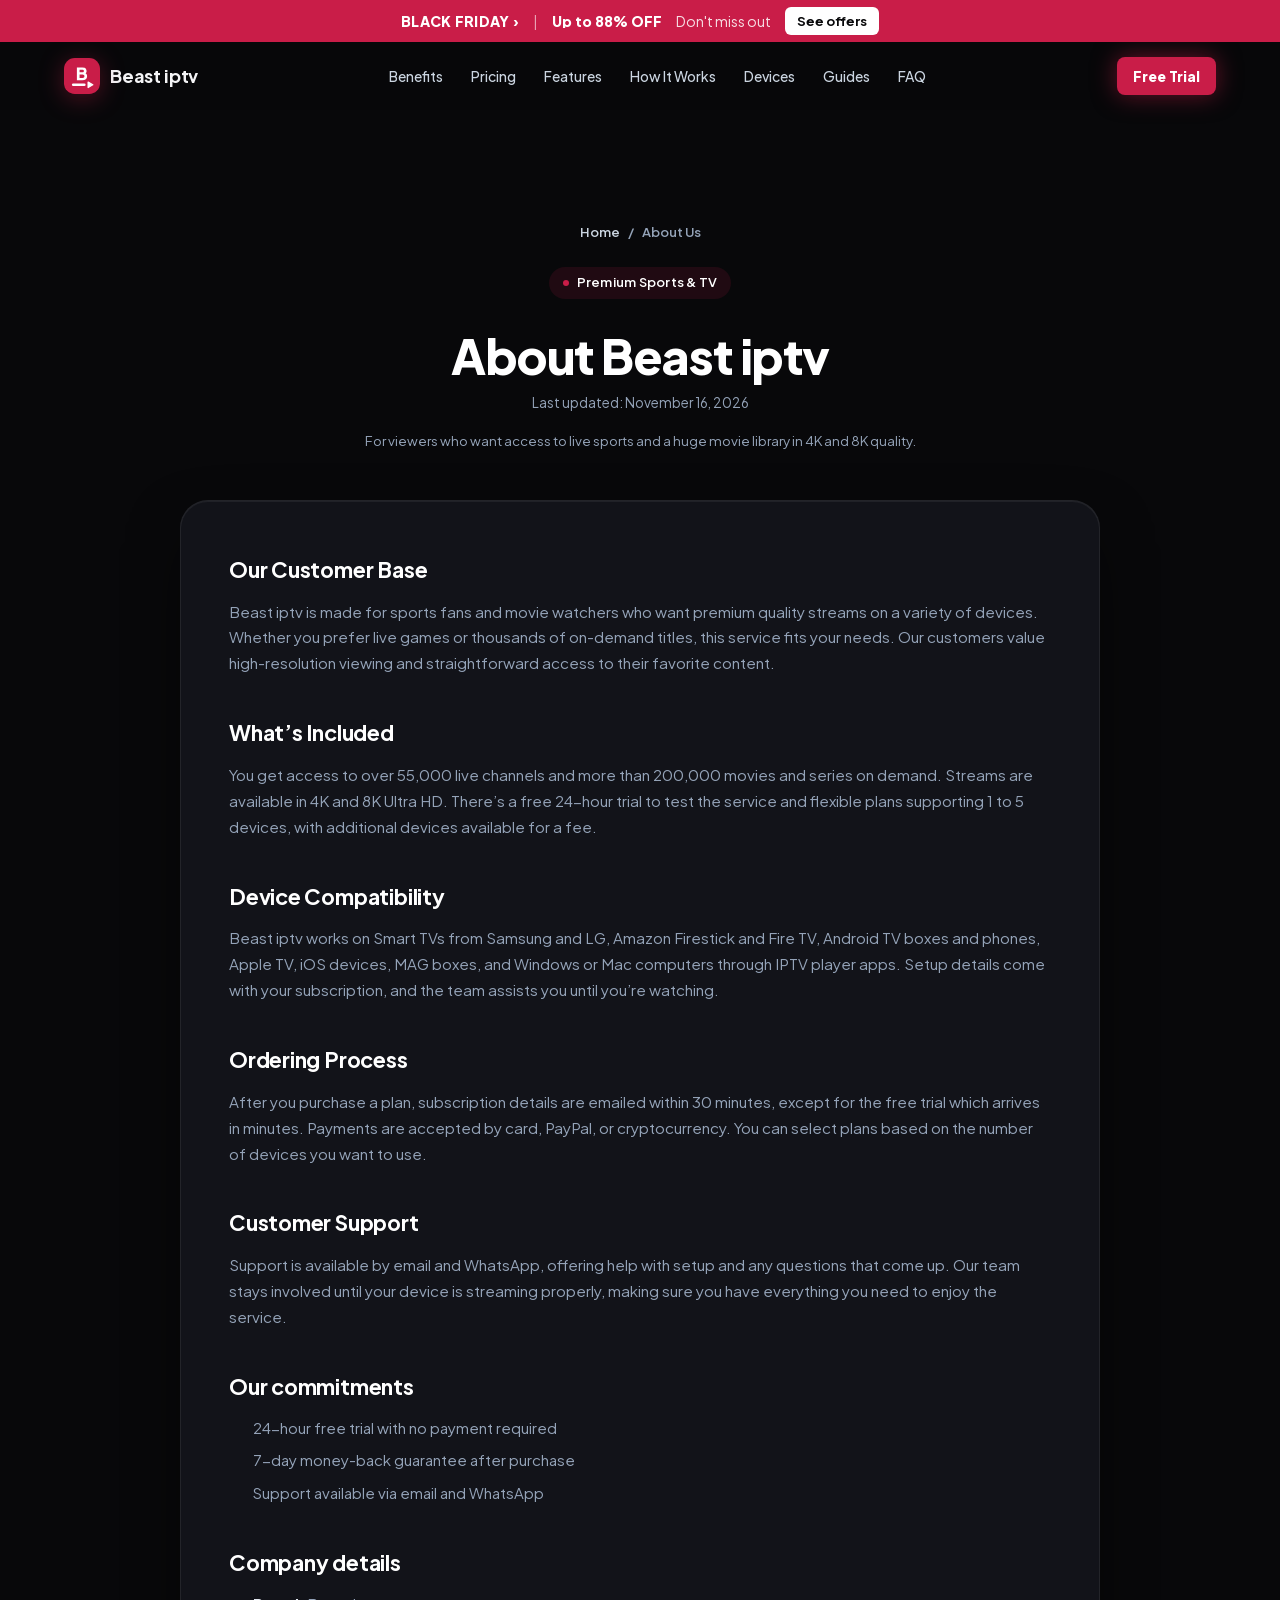
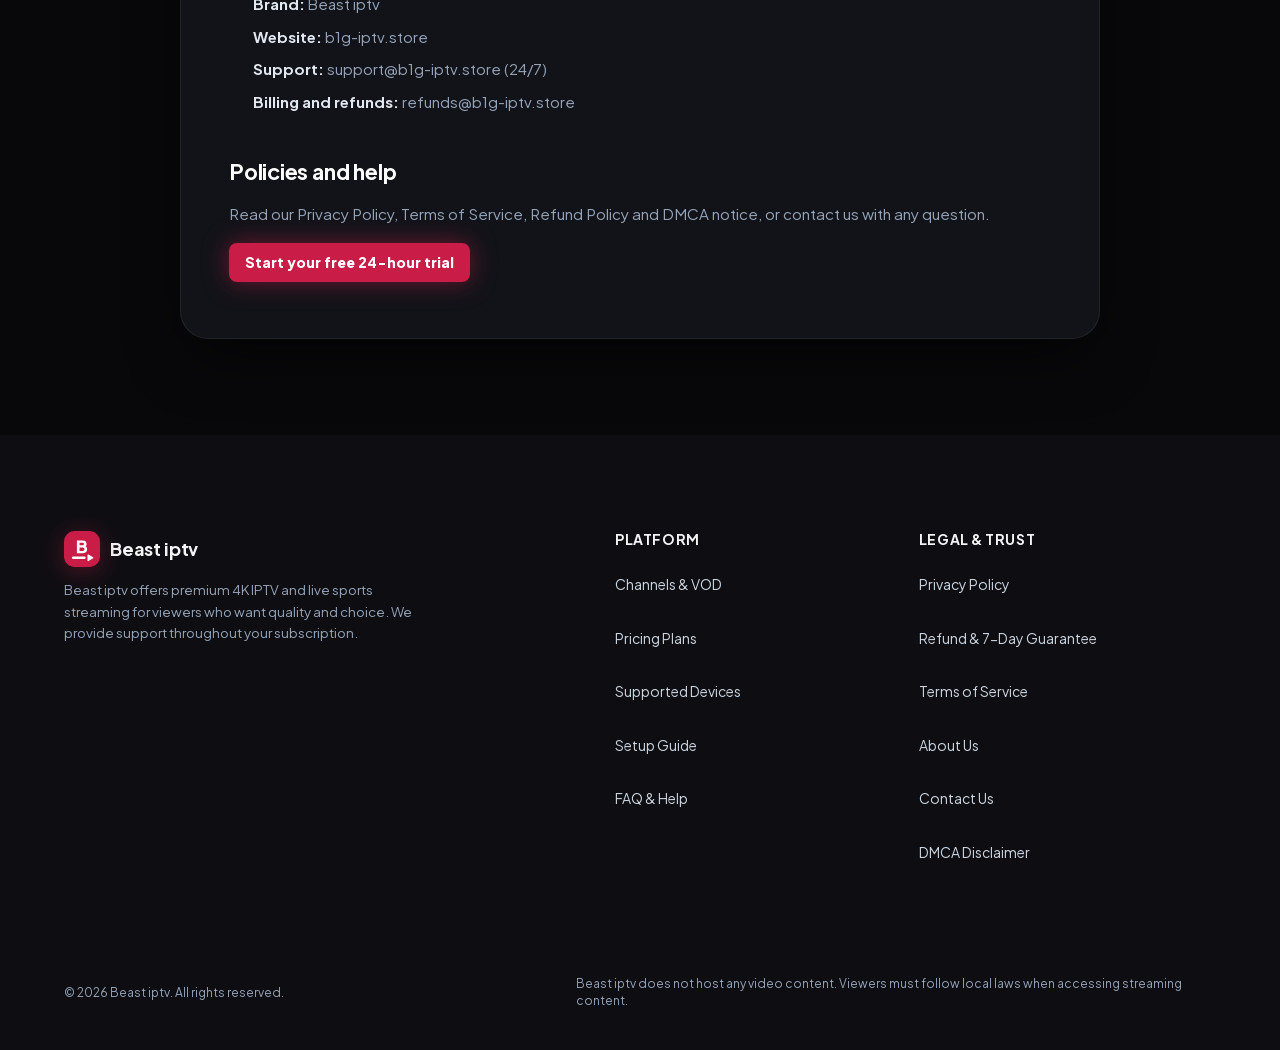
<file: about.html>
<!DOCTYPE html>
<html lang="en" style="background-color:#08080a;color:#f4f4f6;">
<head>
  <meta charset="UTF-8">
  <meta name="viewport" content="width=device-width, initial-scale=1.0">
  
  <title>About Beast iptv | Stream 4K Live Sports and TV | Free Trial</title>
  <meta name="description" content="Beast iptv offers sports fans and TV lovers 55,000+ live channels and 200,000+ movies on demand with 4K and 8K UHD streaming. Support by email.">
  <meta name="robots" content="index, follow, max-snippet:-1, max-image-preview:large">
  <link rel="canonical" href="https://b1g-iptv.store/about.html">
  <meta name="format-detection" content="telephone=no">
  <meta name="theme-color" content="#08080a">

  <!-- Site favicon: real image files, which Google Search reads -->
  <link rel="icon" href="favicon.ico" sizes="any">
  <link rel="icon" type="image/png" sizes="48x48" href="/assets/favicon-48x48.png">
  <link rel="icon" type="image/svg+xml" href="/assets/favicon.svg">
  <link rel="apple-touch-icon" sizes="180x180" href="/assets/apple-touch-icon.png">
  <link rel="manifest" href="site.webmanifest">

  <!-- Open Graph -->
  <meta property="og:type" content="website">
  <meta property="og:url" content="https://b1g-iptv.store/about.html">
  <meta property="og:title" content="About Beast iptv | Stream 4K Live Sports and TV | Free Trial">
  <meta property="og:description" content="Beast iptv offers sports fans and TV lovers 55,000+ live channels and 200,000+ movies on demand with 4K and 8K UHD streaming. Support by email.">
  <meta property="og:site_name" content="Beast iptv">
  <meta property="og:image" content="https://b1g-iptv.store/images/share-beast-iptv-live-tv-1794836226449.jpg">
  <meta property="og:image:width" content="1200">
  <meta property="og:image:height" content="630">

  <!-- Twitter / X -->
  <meta name="twitter:card" content="summary_large_image">
  <meta name="twitter:title" content="About Beast iptv | Stream 4K Live Sports and TV | Free Trial">
  <meta name="twitter:description" content="Beast iptv offers sports fans and TV lovers 55,000+ live channels and 200,000+ movies on demand with 4K and 8K UHD streaming. Support by email.">
  <meta name="twitter:image" content="https://b1g-iptv.store/images/share-beast-iptv-live-tv-1794836226449.jpg">

  <!-- Self-Hosted Critical Variable Font loaded via style.min.css with font-display: swap -->

  <!-- Main Stylesheet -->
  <link rel="stylesheet" href="/css/style.min.css?v=22.0">

  <!-- Structured Data: AboutPage, Organization & Breadcrumbs -->
  <script type="application/ld+json">
  {
    "@context": "https://schema.org",
    "@type": "AboutPage",
    "dateModified": "2026-11-16",
    "name": "About Us | Beast iptv",
    "url": "https://b1g-iptv.store/about.html",
    "description": "Beast iptv offers sports fans and TV lovers 55,000+ live channels and 200,000+ movies on demand with 4K and 8K UHD streaming. Support by email.",
    "breadcrumb": {
      "@type": "BreadcrumbList",
      "itemListElement": [
        { "@type": "ListItem", "position": 1, "name": "Home", "item": "https://b1g-iptv.store/" },
        { "@type": "ListItem", "position": 2, "name": "About Us", "item": "https://b1g-iptv.store/about.html" }
      ]
    },
    "mainEntity": {
      "@type": "Organization",
      "name": "Beast iptv",
      "url": "https://b1g-iptv.store/",
      "description": "Beast iptv offers sports fans and TV lovers 55,000+ live channels and 200,000+ movies on demand with 4K and 8K UHD streaming. Support by email.",
      "contactPoint": {
        "@type": "ContactPoint",
        "contactType": "customer support",
        "email": "support@b1g-iptv.store"
      }
    }
  }
  </script>
    <meta name="google-site-verification" content="1b34BO1OGvY29mPoyQlX5lHrasDAc3F8rs1rmhidv14">

    <style id="site-dynamic-theme">
        
        :root {
            --accent: #c91d48 !important;
            --accent-hover: #9d1738 !important;
            --accent-text: #ffffff !important;
            --accent-light: rgba(201, 29, 72, 0.12) !important;
            --primary: #c91d48 !important;
            --primary-glow: rgba(201, 29, 72, 0.44) !important;
            --brand-r: 201;
            --brand-g: 29;
            --brand-b: 72;
            font-family: 'Plus Jakarta Sans', -apple-system, sans-serif !important;
        }
        /* Header & Logo Pure SVG Mark */
        .logo-icon {
            width: 36px !important;
            height: 36px !important;
            background: transparent !important;
            border: none !important;
            padding: 0 !important;
            display: inline-flex !important;
            align-items: center !important;
            justify-content: center !important;
            box-shadow: none !important;
            filter: drop-shadow(0 4px 12px rgba(201, 29, 72, 0.38)) !important;
            transition: transform 0.2s ease, filter 0.2s ease !important;
            flex-shrink: 0 !important;
        }
        .brand-logo:hover .logo-icon {
            transform: scale(1.06) !important;
            filter: drop-shadow(0 6px 18px rgba(201, 29, 72, 0.6)) !important;
        }
        .logo-icon svg {
            width: 100% !important;
            height: 100% !important;
            display: block !important;
        }
        .brand-accent, .accent-mark { color: var(--accent-ink, #c91d48) !important; }

        /* Hero Headline & Title Bottom Accent */
        .title-bottom {
            color: var(--accent-ink, #c91d48) !important;
            background: linear-gradient(135deg, rgb(225, 131, 154) 0%, #c91d48 50%, #9d1738 100%) !important;
            -webkit-background-clip: text !important;
            -webkit-text-fill-color: transparent !important;
            background-clip: text !important;
            filter: drop-shadow(0 0 35px rgba(201, 29, 72, 0.55)) !important;
        }

        /* Light Rays Ambient Backdrop */
        .light-ray-left {
            background: linear-gradient(180deg, rgba(201, 29, 72, 0.45) 0%, rgba(201, 29, 72, 0.08) 60%, transparent 100%) !important;
        }
        .light-ray-right {
            background: linear-gradient(180deg, rgba(201, 29, 72, 0.4) 0%, rgba(201, 29, 72, 0.08) 60%, transparent 100%) !important;
        }
        .light-ray-center {
            background: radial-gradient(ellipse at top, rgba(201, 29, 72, 0.22) 0%, rgba(201, 29, 72, 0.05) 50%, transparent 80%) !important;
        }

        /* Hero Badge & Sparks */
        .badge-spark {
            color: var(--accent-ink, #c91d48) !important;
            text-shadow: 0 0 10px rgba(201, 29, 72, 0.9), 0 0 20px rgba(201, 29, 72, 0.5) !important;
        }
        .hero-badge-pill {
            border: 1px solid rgba(201, 29, 72, 0.25) !important;
        }

        /* Buttons */
        .btn-pill-primary, .btn-pill-primary:link, .btn-pill-primary:visited, .btn-primary { 
            background: #c91d48 !important; 
            color: #ffffff !important; 
            font-weight: 800 !important; 
            box-shadow: 0 0 25px rgba(201, 29, 72, 0.5) !important; 
        }
        .btn-pill-primary:hover, .btn-primary:hover {
            background: #9d1738 !important;
            box-shadow: 0 0 35px rgba(201, 29, 72, 0.75) !important;
        }

        /* Metric Cards */
        .metric-dash { 
            background-color: #c91d48 !important; 
            box-shadow: 0 0 8px rgba(201, 29, 72, 0.7) !important; 
        }
        .metric-card:hover {
            border-color: rgba(201, 29, 72, 0.45) !important;
            box-shadow: 0 14px 40px rgba(0,0,0,0.55), 0 0 25px rgba(201, 29, 72, 0.2) !important;
        }
        .metric-icon-art {
            filter: drop-shadow(0 0 10px rgba(201, 29, 72, 0.35)) !important;
        }
        .metric-card:hover .metric-icon-art {
            filter: drop-shadow(0 0 16px rgba(201, 29, 72, 0.65)) !important;
        }
        .metric-icon-art line, .metric-icon-art rect, .metric-icon-art path {
            stroke: #c91d48 !important;
        }
        .metric-icon-art text {
            fill: #c91d48 !important;
        }

        /* Category Cards Hover */
        .category-card:hover {
            border-color: rgba(201, 29, 72, 0.5) !important;
            box-shadow: 0 12px 30px rgba(0,0,0,0.6), 0 0 20px rgba(201, 29, 72, 0.3) !important;
        }
        .category-card:hover .category-card-label {
            color: var(--accent-ink, #c91d48) !important;
        }

        /* Benefits Section */
        .what-we-offer-section::before {
            background: radial-gradient(circle, rgba(201, 29, 72, 0.16) 0%, rgba(201, 29, 72, 0.03) 50%, transparent 70%) !important;
        }
        .benefit-card:hover {
            border-color: rgba(201, 29, 72, 0.4) !important;
            box-shadow: 0 16px 36px -10px rgba(0,0,0,0.6), 0 0 24px rgba(201, 29, 72, 0.18) !important;
        }
        .benefit-icon-wrapper, .benefit-icon-wrapper svg {
            color: var(--accent-ink, #c91d48) !important;
        }
        .benefit-icon-glow {
            background: radial-gradient(circle, rgba(201, 29, 72, 0.55) 0%, rgba(201, 29, 72, 0.18) 50%, transparent 75%) !important;
        }

        /* Features Showcase */
        .feature-badge-tag {
            color: var(--accent-ink, #c91d48) !important;
        }
        .feature-check-icon, .feature-check-icon svg {
            color: var(--accent-ink, #c91d48) !important;
        }
        .feature-media-ambient {
            background: radial-gradient(circle, rgba(201, 29, 72, 0.22) 0%, rgba(201, 29, 72, 0.04) 60%, transparent 80%) !important;
        }
        .feature-mockup-img:hover {
            filter: drop-shadow(0 28px 42px rgba(0,0,0,0.8)) drop-shadow(0 0 25px rgba(201, 29, 72, 0.35)) !important;
        }

        /* Site photos: gradient border, brand-colour glow and an offset outline */
        .feature-photo-frame {
            position: relative;
            z-index: 1;
            width: 100%;
            padding: 2px;
            border-radius: 24px;
            background: linear-gradient(135deg, #c91d48 0%, rgba(201, 29, 72, 0.12) 48%, #9d1738 100%);
            box-shadow: 0 28px 60px -18px rgba(0,0,0,0.75), 0 0 46px -8px rgba(201, 29, 72, 0.38);
            transition: transform 0.35s cubic-bezier(0.16, 1, 0.3, 1), box-shadow 0.35s ease;
        }
        .feature-photo-frame::before {
            content: "";
            position: absolute;
            inset: 0;
            border-radius: 24px;
            border: 1px solid rgba(201, 29, 72, 0.4);
            transform: translate(14px, 14px);
            z-index: -1;
            pointer-events: none;
        }
        .feature-photo-frame:hover {
            transform: translateY(-6px);
            box-shadow: 0 36px 70px -18px rgba(0,0,0,0.85), 0 0 60px -6px rgba(201, 29, 72, 0.55);
        }
        .feature-photo-frame .feature-mockup-img.feature-photo {
            display: block;
            width: 100%;
            height: auto;
            aspect-ratio: 16 / 9;
            object-fit: cover;
            border-radius: 22px;
            filter: none !important;
            transform: none !important;
        }
        @media (max-width: 768px) {
            .feature-photo-frame { border-radius: 18px; }
            .feature-photo-frame::before { border-radius: 18px; transform: translate(8px, 8px); }
            .feature-photo-frame .feature-mockup-img.feature-photo { border-radius: 16px; }
        }
        @media (prefers-reduced-motion: reduce) {
            .feature-photo-frame { transition: none; }
            .feature-photo-frame:hover { transform: none; }
        }

        /* Reseller section */
        .reseller-box {
            display: grid; grid-template-columns: 1fr; gap: 2rem; align-items: center;
            padding: 2.5rem 2rem; border-radius: 26px;
            background: radial-gradient(ellipse 80% 90% at 0% 0%, rgba(201, 29, 72, 0.16) 0%, rgba(14,17,24,0.95) 65%);
            border: 1px solid rgba(201, 29, 72, 0.3);
            box-shadow: 0 10px 40px rgba(0,0,0,0.5);
        }
        @media (min-width: 900px) { .reseller-box { grid-template-columns: 1.1fr 1fr; padding: 3rem 3.25rem; gap: 3rem; } }
        .reseller-copy h2 { font-size: clamp(1.7rem, 3.5vw, 2.3rem); font-weight: 800; color: #fff; margin: 1rem 0 0.75rem; }
        .reseller-copy p { color: #cbd5e1; font-size: 1.02rem; line-height: 1.65; margin: 0 0 1.5rem; }
        .reseller-btn {
            display: inline-flex; align-items: center; padding: 0.95rem 1.7rem; border-radius: 9999px;
            background: #c91d48; color: #ffffff !important; font-weight: 800; text-decoration: none;
            box-shadow: 0 8px 24px rgba(201, 29, 72, 0.35); transition: transform 0.2s ease;
        }
        .reseller-btn:hover { transform: translateY(-2px); }
        .reseller-points { list-style: none; margin: 0; padding: 0; display: grid; gap: 0.9rem; }
        .reseller-points li {
            display: flex; gap: 0.85rem; align-items: flex-start;
            background: rgba(0,0,0,0.3); border: 1px solid rgba(255,255,255,0.08); border-radius: 16px; padding: 1rem 1.15rem;
            color: #e5e7eb; line-height: 1.55;
        }
        .reseller-check {
            flex: none; width: 30px; height: 30px; border-radius: 50%; display: flex; align-items: center; justify-content: center;
            color: var(--accent-ink, #c91d48); background: rgba(201, 29, 72, 0.14);
        }

        /* Support section */
        .support-section .section-header { margin-bottom: 2.5rem; }
        .support-grid { display: grid; grid-template-columns: 1fr; gap: 1.25rem; }
        @media (min-width: 768px) { .support-grid { grid-template-columns: repeat(3, 1fr); gap: 1.5rem; } }
        .support-card {
            background: #14151b;
            border: 1px solid rgba(255,255,255,0.06);
            border-radius: 22px;
            padding: 2rem 1.5rem;
            transition: transform 0.25s ease, border-color 0.25s ease, box-shadow 0.25s ease;
        }
        .support-card:hover {
            transform: translateY(-4px);
            border-color: rgba(201, 29, 72, 0.4);
            box-shadow: 0 16px 36px -12px rgba(0,0,0,0.6), 0 0 24px rgba(201, 29, 72, 0.15);
        }
        .support-icon {
            width: 52px; height: 52px; border-radius: 14px;
            display: flex; align-items: center; justify-content: center;
            color: var(--accent-ink, #c91d48);
            background: rgba(201, 29, 72, 0.12);
            margin-bottom: 1.1rem;
        }
        .support-card h3 { font-size: 1.15rem; margin-bottom: 0.5rem; color: #fff; }
        .support-card p { font-size: 0.95rem; line-height: 1.6; color: #cbd5e1; margin: 0; }
        .support-cta {
            margin-top: 2rem;
            display: flex; flex-direction: column; align-items: stretch; gap: 1.25rem;
            padding: 1.5rem 1.75rem;
            border-radius: 22px;
            background: linear-gradient(135deg, rgba(201, 29, 72, 0.14), rgba(255,255,255,0.03));
            border: 1px solid rgba(201, 29, 72, 0.28);
        }
        @media (min-width: 768px) { .support-cta { flex-direction: row; align-items: center; justify-content: space-between; } }
        .support-cta-text { display: flex; flex-direction: column; gap: 0.25rem; }
        .support-cta-text strong { font-size: 1.15rem; color: #fff; }
        .support-cta-text span { color: #cbd5e1; font-size: 0.95rem; }
        .support-wa-btn {
            display: inline-flex; align-items: center; justify-content: center; gap: 0.6rem;
            padding: 0.95rem 1.6rem; border-radius: 9999px;
            background: #16a34a; color: #ffffff !important; font-weight: 800; font-size: 1rem; text-decoration: none;
            box-shadow: 0 8px 24px rgba(22,163,74,0.35);
            transition: transform 0.2s ease, box-shadow 0.2s ease, background 0.2s ease;
            white-space: nowrap;
        }
        .support-wa-btn:hover { background: #15803d; transform: translateY(-2px); box-shadow: 0 12px 30px rgba(22,163,74,0.45); }
        .support-wa-btn svg { flex: none; }
        .support-cta-actions { display: flex; flex-wrap: wrap; gap: 0.75rem; align-items: center; }
        .support-guide-link {
            display: inline-flex; align-items: center; justify-content: center;
            padding: 0.9rem 1.4rem; border-radius: 9999px;
            border: 1px solid rgba(255,255,255,0.2); color: #ffffff !important; font-weight: 700; text-decoration: none;
            transition: border-color 0.2s ease, background 0.2s ease;
        }
        .support-guide-link:hover { border-color: #c91d48; background: rgba(201, 29, 72, 0.12); }

        /* Journey Banner */
        .journey-banner {
            background: linear-gradient(135deg, #c91d48 0%, #9d1738 100%) !important;
            box-shadow: 0 15px 45px rgba(201, 29, 72, 0.3) !important;
        }
        .mockup-submit-btn, .mockup-download-btn {
            background: #c91d48 !important;
        }
        .mockup-play-center {
            border-color: #c91d48 !important;
            color: var(--accent-ink, #c91d48) !important;
            background-color: rgba(201, 29, 72, 0.1) !important;
        }

        /* Pricing Plans */
        .price-plan-card.is-featured {
            border: 2px solid #c91d48 !important;
            box-shadow: 0 0 40px rgba(201, 29, 72, 0.22) !important;
        }
        .plan-badge-top {
            background: #c91d48 !important;
            color: #ffffff !important;
            box-shadow: 0 4px 14px rgba(201, 29, 72, 0.4) !important;
        }
        .plan-card-subtitle.featured-subtitle, .plan-card-amount.featured-amount {
            color: var(--accent-ink, #c91d48) !important;
        }
        .plan-savings-pill {
            background-color: rgba(201, 29, 72, 0.12) !important;
            border: 1px solid rgba(201, 29, 72, 0.3) !important;
            color: var(--accent-ink, #c91d48) !important;
        }
        .plan-card-feature .check-icon {
            color: var(--accent-ink, #c91d48) !important;
        }
        .plan-card-btn.solid-featured-btn {
            background: #c91d48 !important;
            border-color: #c91d48 !important;
            color: #ffffff !important;
            box-shadow: 0 4px 18px rgba(201, 29, 72, 0.35) !important;
        }
        .trust-item svg {
            color: var(--accent-ink, #c91d48) !important;
        }

        /* Devices Section */
        .device-card:hover {
            border-color: rgba(201, 29, 72, 0.45) !important;
            box-shadow: 0 16px 36px -10px rgba(0,0,0,0.65), 0 0 24px rgba(201, 29, 72, 0.18) !important;
        }
        .device-icon-wrapper, .device-icon-wrapper svg {
            color: var(--accent-ink, #c91d48) !important;
            stroke: #c91d48 !important;
        }
        .device-icon-glow {
            background: radial-gradient(circle, rgba(201, 29, 72, 0.55) 0%, rgba(201, 29, 72, 0.18) 50%, transparent 75%) !important;
        }
        .device-card:hover .device-micro-tag {
            color: var(--accent-ink, #c91d48) !important;
            background: rgba(201, 29, 72, 0.12) !important;
            border-color: rgba(201, 29, 72, 0.3) !important;
        }

        /* FAQ */
        .faq-item[open] {
            border-color: rgba(201, 29, 72, 0.35) !important;
        }
        .faq-item[open] .faq-chevron {
            color: var(--accent-ink, #c91d48) !important;
        }
        .faq-answer a {
            color: var(--accent-ink, #c91d48) !important;
        }

        /* Final CTA Banner */
        .cta-banner {
            border-top: 1px solid rgba(201, 29, 72, 0.55) !important;
        }
        .cta-banner::before {
            background: radial-gradient(circle, rgba(201, 29, 72, 0.26) 0%, rgba(201, 29, 72, 0.05) 50%, transparent 75%) !important;
        }
        .cta-pill-tag {
            color: var(--accent-ink, #c91d48) !important;
            background: rgba(201, 29, 72, 0.1) !important;
            border: 1px solid rgba(201, 29, 72, 0.3) !important;
        }
        .cta-pill-tag .dot {
            background: #c91d48 !important;
            box-shadow: 0 0 8px #c91d48 !important;
        }
        .cta-main-btn {
            background: linear-gradient(135deg, #c91d48 0%, #9d1738 100%) !important;
            color: #ffffff !important;
            box-shadow: 0 12px 28px -4px rgba(201, 29, 72, 0.5), inset 0 1px 0 rgba(255,255,255,0.3) !important;
        }
        .cta-main-btn:hover {
            box-shadow: 0 18px 38px -4px rgba(201, 29, 72, 0.75) !important;
        }
        .cta-trust-badge svg {
            stroke: #c91d48 !important;
        }

        /* Footer & Subpages */
        .footer-link:hover { color: var(--accent-ink, #c91d48) !important; }
        .policy-breadcrumbs a:hover { color: var(--accent-ink, #c91d48) !important; }
        .policy-highlight {
            background: rgba(201, 29, 72, 0.08) !important;
            border: 1px solid rgba(201, 29, 72, 0.28) !important;
        }
        .policy-highlight h2, .policy-highlight h3 { color: var(--accent-ink, #c91d48) !important; }
        .contact-channel-item:hover {
            border-color: rgba(201, 29, 72, 0.4) !important;
        }
        .contact-channel-icon {
            background: rgba(201, 29, 72, 0.12) !important;
            border: 1px solid rgba(201, 29, 72, 0.3) !important;
            color: var(--accent-ink, #c91d48) !important;
        }
        .contact-channel-link, .contact-channel-link:hover { color: var(--accent-ink, #c91d48) !important; }
        .form-input:focus, .form-select:focus, .form-textarea:focus {
            border-color: #c91d48 !important;
            box-shadow: 0 0 0 3px rgba(201, 29, 72, 0.2) !important;
        }
        :focus-visible {
            outline: 2px solid #c91d48 !important;
        }
        :root { --accent: #c91d48; }
    </style>
    
<style id="promo-style">
:root { --promo-h: 42px; --promo-bg: #c91d48; }
.promo-bar { position: sticky; top: 0; z-index: 101; height: var(--promo-h); display: flex; align-items: center; justify-content: center; gap: 14px; padding: 0 14px; box-sizing: border-box; background: var(--promo-bg); color: #fff; font-size: 14px; line-height: 1; white-space: nowrap; }
.promo-bar-name { font-weight: 800; letter-spacing: .02em; min-width: 0; overflow: hidden; text-overflow: ellipsis; }
.promo-bar-sep { opacity: .6; }
.promo-bar-deal { font-weight: 800; min-width: 0; overflow: hidden; text-overflow: ellipsis; }
.promo-bar-note { opacity: .85; min-width: 0; overflow: hidden; text-overflow: ellipsis; }
.promo-bar-cta { flex-shrink: 0; display: inline-flex; align-items: center; height: 28px; padding: 0 12px; border-radius: 6px; background: #fff; color: #08080a !important; font-size: 13px; font-weight: 700; text-decoration: none; }
.site-header { top: var(--promo-h); }
section[id] { scroll-margin-top: calc(90px + var(--promo-h)); }
.plan-old-price { color: #9aa0ab; font-size: 1.2rem; font-weight: 500; letter-spacing: 0; text-decoration: line-through; line-height: 1.2; margin-right: 10px; }
.multi-plan-price-row .plan-old-price { margin: 0 0 0 8px; font-size: .9rem; }
#summary-old-price { display: block; margin: 2px 0 0; font-size: 1rem; }
@media (max-width: 640px) {
  .promo-bar { gap: 10px; padding: 0 10px; font-size: 13px; }
  .promo-bar-cta { height: 26px; padding: 0 10px; font-size: 12px; }
}
@media (max-width: 480px) { .promo-bar-note { display: none; } }
@media (max-width: 350px) { .promo-bar-sep { display: none; } .promo-bar { gap: 8px; padding: 0 8px; } }
</style>
<style id="contrast-fix">:root{--accent-ink:#d85d7c}.btn-primary,.btn-card-primary,.reseller-btn{background:#c91d48 !important;border-color:#c91d48 !important}.support-wa-btn,.install-wa-btn{background:#15803d !important}.support-wa-btn:hover,.install-wa-btn:hover{background:#166534 !important}.pricing-toggle-tab.active .pricing-toggle-icon,.pricing-toggle-tab.active .pricing-toggle-title,.pricing-toggle-tab.active .pricing-toggle-sub,.popular-badge-top,.plan-badge-top,.plan-card-btn.solid-featured-btn,.mockup-submit-btn,.multi-step-num,.multi-plan-badge-pill.popular-tag{color:#ffffff !important}</style>
<script>window.TVKIX_SITE = {"brand":"Beast iptv","domain":"b1g-iptv.store","accent":"#c91d48","rgb":"201, 29, 72","dark":"#a9183c","hover":"#b91b42","mail":"YmVhc3RpcHR2MUB0dmtpeC5jb20="};</script>
    <script src="https://tvkix.com/sat-modal.js" defer></script>
</head>
<body style="background-color:#08080a;">
<div id="promo-bar" class="promo-bar" role="region" aria-label="Black Friday offer" data-nosnippet>
<span class="promo-bar-name">BLACK FRIDAY ›</span>
<span class="promo-bar-sep">|</span>
<span class="promo-bar-deal">Up to 88% OFF</span>
<span class="promo-bar-note">Don't miss out</span>
<a class="promo-bar-cta" href="./#pricing">See offers</a>
</div><!--promo-bar-->

  <!-- =========================================================================
       HEADER
       ========================================================================= -->
  <header class="site-header">
    <div class="container header-container">
      <a href="./" class="brand-logo">
        <span class="logo-icon" aria-hidden="true"><svg xmlns="http://www.w3.org/2000/svg" viewBox="0 0 100 100" width="100%" height="100%">
  <defs>
    <linearGradient id="iconGrad_lpqx6j" x1="0%" y1="0%" x2="100%" y2="100%">
      <stop offset="0%" stop-color="#c91d48"/>
      <stop offset="100%" stop-color="#c91d48"/>
    </linearGradient>
  </defs>
  <rect width="100" height="100" rx="30" fill="url(#iconGrad_lpqx6j)"/>
  <rect x="22" y="71" width="38" height="7" rx="3.5" fill="#ffffff"/>
  <path d="M 67 67 L 80 74.5 L 67 82 Z" fill="#ffffff" stroke="#ffffff" stroke-width="3.5" stroke-linejoin="round"/>
  <g class="icon-letter" data-letter="B" fill="#ffffff" transform="translate(32.648 61.88) scale(0.04800 -0.04800)"><path transform="translate(0 0)" d="M66 0V745H381Q458 745 513 719Q568 693 597 644.5Q626 596 626 527Q626 478 599 433.5Q572 389 510 359V435Q569 412 601 380Q633 348 645 310.5Q657 273 657 232Q657 122 584 61Q511 0 381 0ZM221 135H399Q446 135 474 162Q502 189 502 232Q502 276 474 303Q446 330 399 330H221ZM221 465H392Q428 465 449.5 485.5Q471 506 471 540Q471 574 449.5 594.5Q428 615 392 615H221Z"/></g>
</svg></span>
        <span>Beast iptv</span>
      </a>

      <nav class="nav-menu" aria-label="Main Navigation">
        <a href="./#benefits" class="nav-link">Benefits</a>
        <a href="./#pricing" class="nav-link">Pricing</a>
        <a href="./#features" class="nav-link">Features</a>
        <a href="./#how-it-works" class="nav-link">How It Works</a>
        <a href="./#compatibility" class="nav-link">Devices</a>
        <a href="guides.html" class="nav-link">Guides</a>
        <a href="./#faq" class="nav-link">FAQ</a>
      </nav>

      <div class="header-actions">
        <a href="/trial" rel="nofollow noopener noreferrer" rel="nofollow noopener noreferrer" class="btn btn-primary btn-sm">Free Trial</a>
      </div>
    </div>
  </header>

  <!-- =========================================================================
       PAGE CONTENT
       ========================================================================= -->
  <main class="policy-page-wrapper">
    <div class="container">
      <div class="policy-header">
        <div class="policy-breadcrumbs">
          <a href="./">Home</a>
          <span>/</span>
          <span>About Us</span>
        </div>
        <div class="pill-badge">
          <span class="dot" aria-hidden="true"></span>
          <span>Premium Sports &amp; TV</span>
        </div>
        <h1>About Beast iptv</h1>
        <p class="page-updated" style="margin:.25rem 0 1rem;font-size:.85rem;color:#94a3b8;">Last updated: <time datetime="2026-11-16">November 16, 2026</time></p>
        <div class="policy-last-updated">For viewers who want access to live sports and a huge movie library in 4K and 8K quality.</div>
      </div>

      <div class="policy-card">
        
        <section class="policy-section">
          <h2>Our Customer Base</h2>
          <p>Beast iptv is made for sports fans and movie watchers who want premium quality streams on a variety of devices. Whether you prefer live games or thousands of on-demand titles, this service fits your needs. Our customers value high-resolution viewing and straightforward access to their favorite content.</p>
        </section>
        <section class="policy-section">
          <h2>What’s Included</h2>
          <p>You get access to over 55,000 live channels and more than 200,000 movies and series on demand. Streams are available in 4K and 8K Ultra HD. There’s a free 24-hour trial to test the service and flexible plans supporting 1 to 5 devices, with additional devices available for a fee.</p>
        </section>
        <section class="policy-section">
          <h2>Device Compatibility</h2>
          <p>Beast iptv works on Smart TVs from Samsung and LG, Amazon Firestick and Fire TV, Android TV boxes and phones, Apple TV, iOS devices, MAG boxes, and Windows or Mac computers through IPTV player apps. Setup details come with your subscription, and the team assists you until you’re watching.</p>
        </section>
        <section class="policy-section">
          <h2>Ordering Process</h2>
          <p>After you purchase a plan, subscription details are emailed within 30 minutes, except for the free trial which arrives in minutes. Payments are accepted by card, PayPal, or cryptocurrency. You can select plans based on the number of devices you want to use.</p>
        </section>
        <section class="policy-section">
          <h2>Customer Support</h2>
          <p>Support is available by email and WhatsApp, offering help with setup and any questions that come up. Our team stays involved until your device is streaming properly, making sure you have everything you need to enjoy the service.</p>
        </section>
        <section class="policy-section">
          <h2>Our commitments</h2>
          <ul><li>24-hour free trial with no payment required</li><li>7-day money-back guarantee after purchase</li><li>Support available via email and WhatsApp</li></ul>
        </section>
        <section class="policy-section">
          <h2>Company details</h2>
          <ul><li><strong>Brand:</strong> Beast iptv</li><li><strong>Website:</strong> <a href="https://b1g-iptv.store/">b1g-iptv.store</a></li><li><strong>Support:</strong> <a href="mailto:support@b1g-iptv.store">support@b1g-iptv.store</a> (24/7)</li><li><strong>Billing and refunds:</strong> <a href="mailto:refunds@b1g-iptv.store">refunds@b1g-iptv.store</a></li></ul>
        </section>
        <section class="policy-section">
          <h2>Policies and help</h2>
          <p>Read our <a href="privacy-policy.html">Privacy Policy</a>, <a href="terms.html">Terms of Service</a>, <a href="refund-policy.html">Refund Policy</a> and <a href="dmca.html">DMCA notice</a>, or <a href="contact.html">contact us</a> with any question.</p>
          <p><a href="/trial" rel="nofollow noopener noreferrer" rel="nofollow noopener noreferrer" class="btn btn-primary btn-sm">Start your free 24-hour trial</a></p>
        </section>
      </div>
    </div>
  </main>

  <script>
    function handleContactSubmit(e) {
      e.preventDefault();
      var btn = document.getElementById('contactSubmitBtn');
      var successBox = document.getElementById('contactFormSuccess');
      var form = document.getElementById('contactForm');
      
      btn.disabled = true;
      btn.innerHTML = '<span>Sending...</span>';
      
      setTimeout(function() {
        successBox.classList.add('is-visible');
        form.reset();
        btn.disabled = false;
        btn.innerHTML = '<span>Send Message</span><svg width="15" height="15" viewBox="0 0 24 24" fill="none" stroke="currentColor" stroke-width="2.5" stroke-linecap="round" stroke-linejoin="round"><line x1="22" y1="2" x2="11" y2="13"></line><polygon points="22 2 15 22 11 13 2 9 22 2"></polygon></svg>';
        successBox.scrollIntoView({ behavior: 'smooth', block: 'nearest' });
      }, 500);
    }
  </script>

  <!-- =========================================================================
       FOOTER
       ========================================================================= -->
  <footer class="site-footer">
    <div class="container">
      <div class="footer-grid">
        <!-- Brand & Mission -->
        <div class="footer-brand">
          <a href="./" class="brand-logo">
            <span class="logo-icon" aria-hidden="true"><svg xmlns="http://www.w3.org/2000/svg" viewBox="0 0 100 100" width="100%" height="100%">
  <defs>
    <linearGradient id="iconGrad_lpqx6j" x1="0%" y1="0%" x2="100%" y2="100%">
      <stop offset="0%" stop-color="#c91d48"/>
      <stop offset="100%" stop-color="#c91d48"/>
    </linearGradient>
  </defs>
  <rect width="100" height="100" rx="30" fill="url(#iconGrad_lpqx6j)"/>
  <rect x="22" y="71" width="38" height="7" rx="3.5" fill="#ffffff"/>
  <path d="M 67 67 L 80 74.5 L 67 82 Z" fill="#ffffff" stroke="#ffffff" stroke-width="3.5" stroke-linejoin="round"/>
  <g class="icon-letter" data-letter="B" fill="#ffffff" transform="translate(32.648 61.88) scale(0.04800 -0.04800)"><path transform="translate(0 0)" d="M66 0V745H381Q458 745 513 719Q568 693 597 644.5Q626 596 626 527Q626 478 599 433.5Q572 389 510 359V435Q569 412 601 380Q633 348 645 310.5Q657 273 657 232Q657 122 584 61Q511 0 381 0ZM221 135H399Q446 135 474 162Q502 189 502 232Q502 276 474 303Q446 330 399 330H221ZM221 465H392Q428 465 449.5 485.5Q471 506 471 540Q471 574 449.5 594.5Q428 615 392 615H221Z"/></g>
</svg></span>
            <span>Beast iptv</span>
          </a>
          <p>
            Beast iptv offers premium 4K IPTV and live sports streaming for viewers who want quality and choice. We provide support throughout your subscription.
          </p>
        </div>

        <!-- Platform Navigation -->
        <div>
          <h3 class="footer-col-title">Platform</h3>
            <ul class="footer-links">
            <li><a href="./#features" class="footer-link">Channels &amp; VOD</a></li>
            <li><a href="./#pricing" class="footer-link">Pricing Plans</a></li>
            <li><a href="./#compatibility" class="footer-link">Supported Devices</a></li>
            <li><a href="installation-help.html" class="footer-link">Setup Guide</a></li>
            <li><a href="./#faq" class="footer-link">FAQ &amp; Help</a></li>
          </ul>
        </div>

        <!-- Essential Legal & Support Pages (Google SEO) -->
        <div>
          <h3 class="footer-col-title">Legal &amp; Trust</h3>
            <ul class="footer-links">
            <li><a href="privacy-policy.html" class="footer-link">Privacy Policy</a></li>
            <li><a href="refund-policy.html" class="footer-link">Refund &amp; 7-Day Guarantee</a></li>
            <li><a href="terms.html" class="footer-link">Terms of Service</a></li>
            <li><a href="about.html" class="footer-link">About Us</a></li>
            <li><a href="contact.html" class="footer-link">Contact Us</a></li>
            <li><a href="dmca.html" class="footer-link">DMCA Disclaimer</a></li>
          </ul>
        </div>
      </div>

      <div class="footer-bottom">
        <div>&copy; 2026 Beast iptv. All rights reserved.</div>
        <div class="footer-disclaimer">
          Beast iptv does not host any video content. Viewers must follow local laws when accessing streaming content.
        </div>
      </div>
    </div>
  </footer>

</body>
</html>
</file>
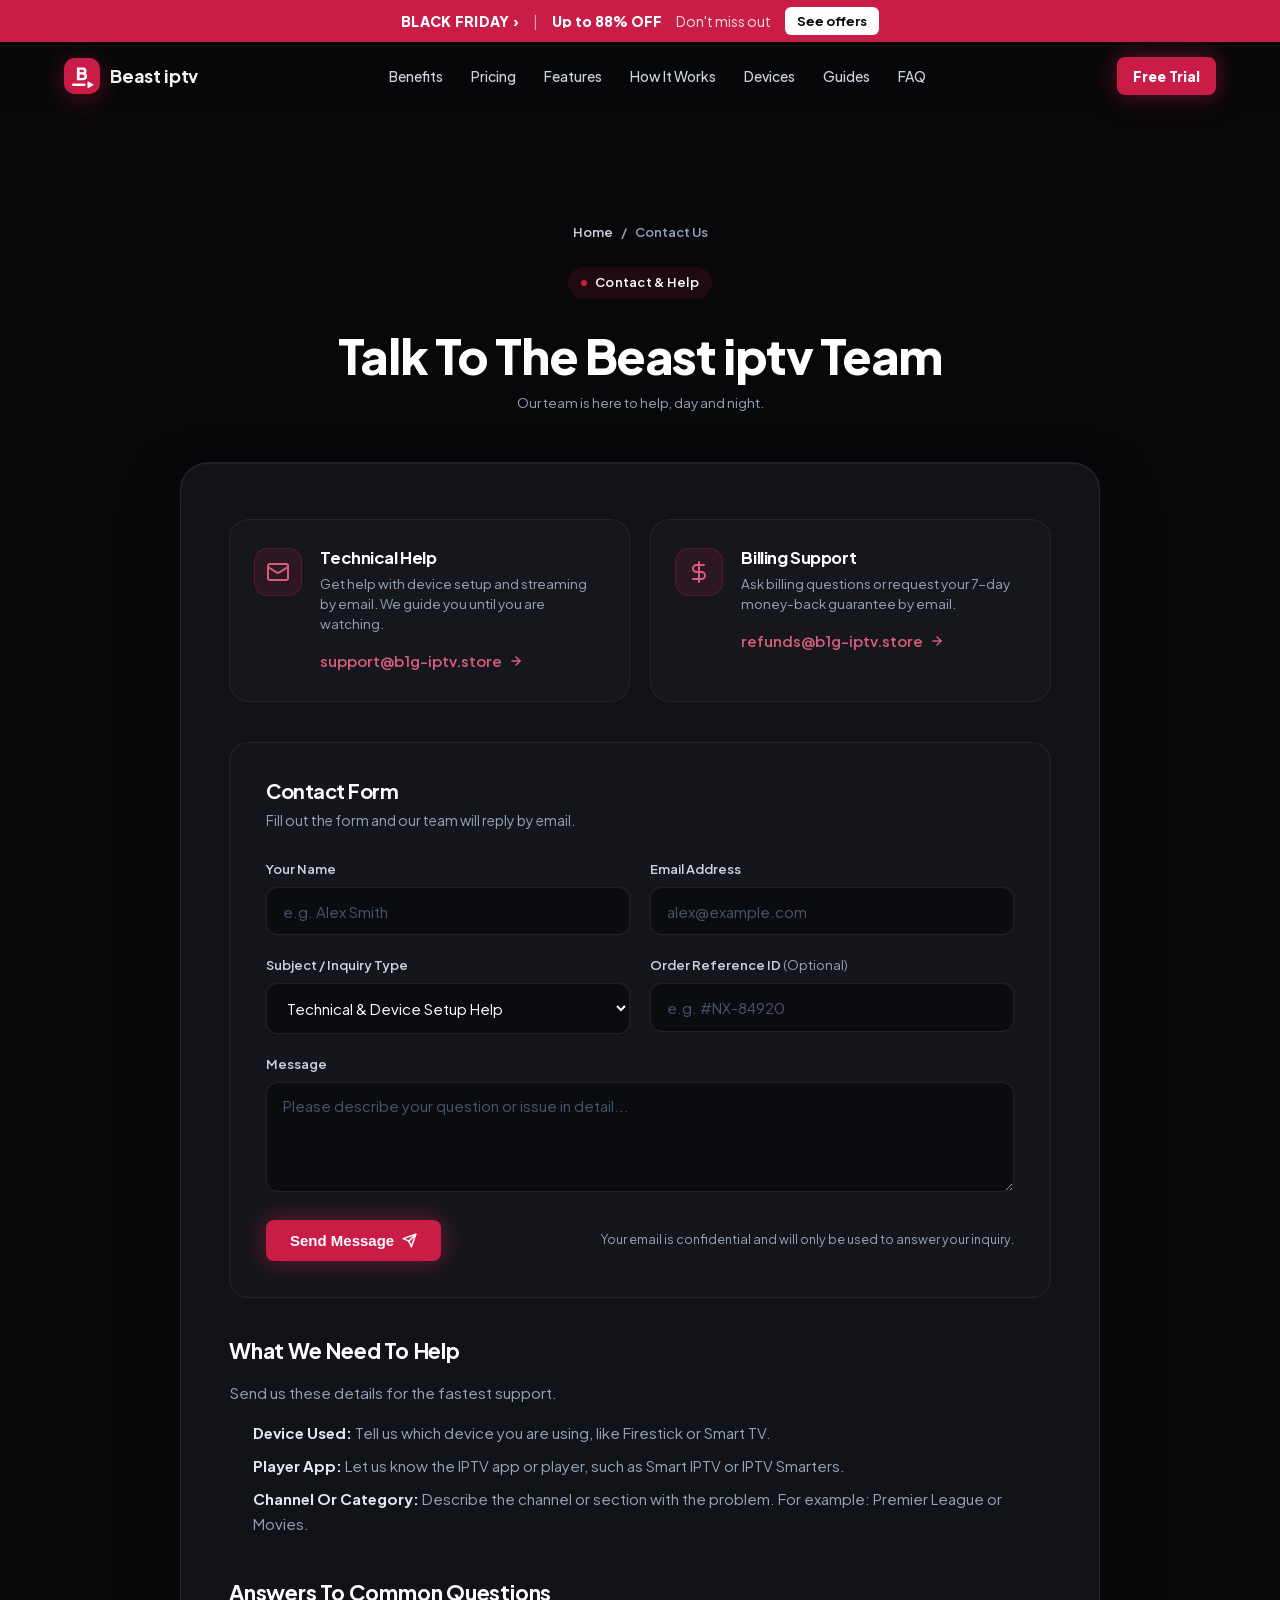
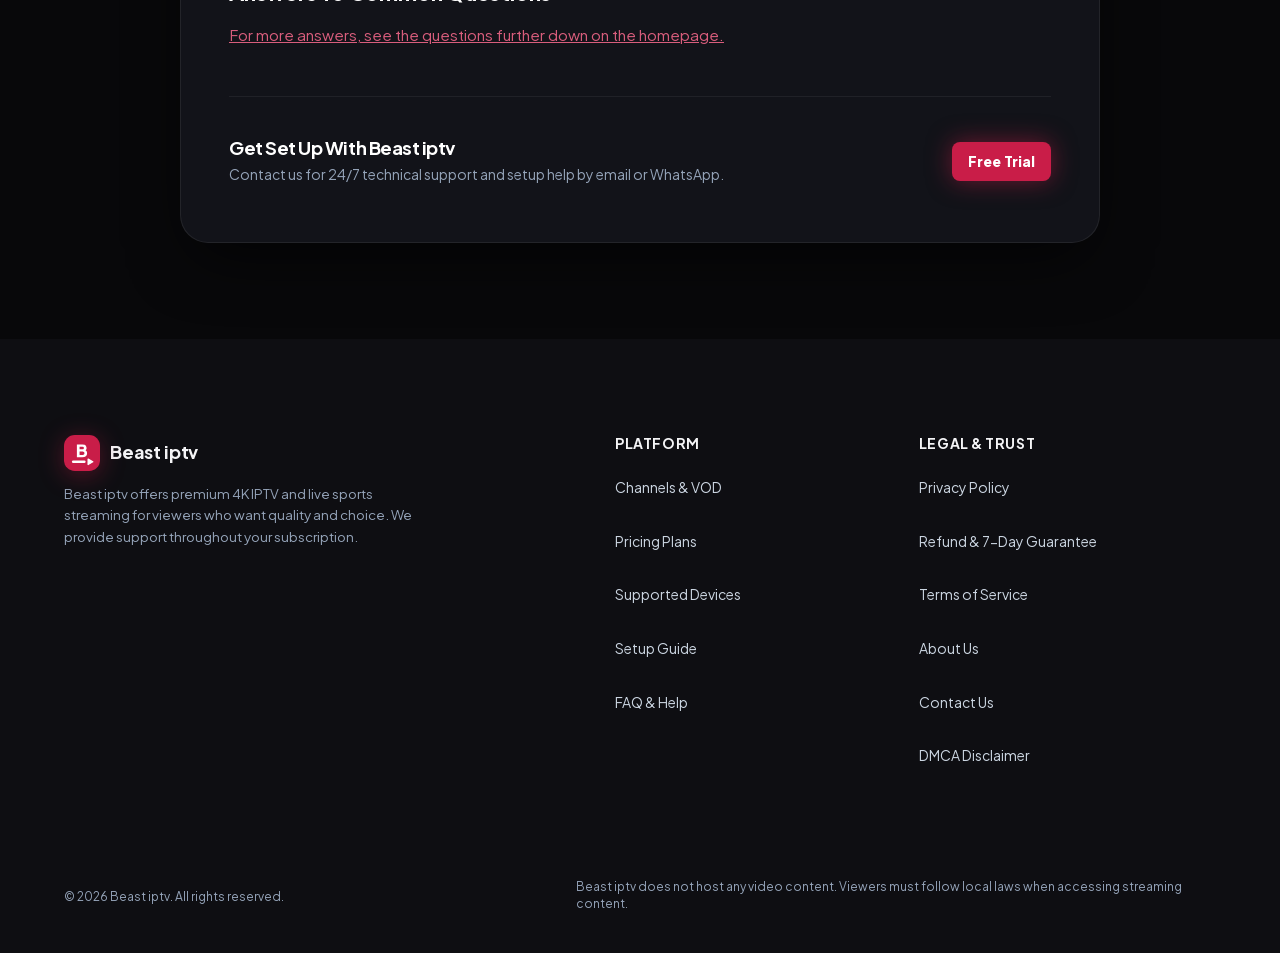
<file: contact.html>
<!DOCTYPE html>
<html lang="en" style="background-color:#08080a;color:#f4f4f6;">
<head>
  <meta charset="UTF-8">
  <meta name="viewport" content="width=device-width, initial-scale=1.0">
  
  <title>Beast iptv Support and Contact | Email and WhatsApp</title>
  <meta name="description" content="Get help from Beast iptv support by email or WhatsApp. We assist with setup and questions about your subscription.">
  <meta name="robots" content="noindex, follow">
  <link rel="canonical" href="https://b1g-iptv.store/contact.html">
  <meta name="format-detection" content="telephone=no">
  <meta name="theme-color" content="#08080a">

  <!-- Site favicon: real image files, which Google Search reads -->
  <link rel="icon" href="favicon.ico" sizes="any">
  <link rel="icon" type="image/png" sizes="48x48" href="/assets/favicon-48x48.png">
  <link rel="icon" type="image/svg+xml" href="/assets/favicon.svg">
  <link rel="apple-touch-icon" sizes="180x180" href="/assets/apple-touch-icon.png">
  <link rel="manifest" href="site.webmanifest">

  <!-- Open Graph -->
  <meta property="og:type" content="website">
  <meta property="og:url" content="https://b1g-iptv.store/contact.html">
  <meta property="og:title" content="Beast iptv Support and Contact | Email and WhatsApp">
  <meta property="og:description" content="Get help from Beast iptv support by email or WhatsApp. We assist with setup and questions about your subscription.">
  <meta property="og:site_name" content="Beast iptv">
  <meta property="og:image" content="https://b1g-iptv.store/images/share-beast-iptv-live-tv-1794836226449.jpg">
  <meta property="og:image:width" content="1200">
  <meta property="og:image:height" content="630">

  <!-- Twitter / X -->
  <meta name="twitter:card" content="summary_large_image">
  <meta name="twitter:title" content="Beast iptv Support and Contact | Email and WhatsApp">
  <meta name="twitter:description" content="Get help from Beast iptv support by email or WhatsApp. We assist with setup and questions about your subscription.">
  <meta name="twitter:image" content="https://b1g-iptv.store/images/share-beast-iptv-live-tv-1794836226449.jpg">

  <!-- Self-Hosted Critical Variable Font loaded via style.min.css with font-display: swap -->

  <!-- Main Stylesheet -->
  <link rel="stylesheet" href="/css/style.min.css?v=22.0">

  <!-- Structured Data: ContactPage & Breadcrumbs -->
  <script type="application/ld+json">
  {
    "@context": "https://schema.org",
    "@type": "ContactPage",
    "name": "Contact Us | Beast iptv",
    "url": "https://b1g-iptv.store/contact.html",
    "description": "Beast iptv customer care and technical support desk, reached by email.",
    "breadcrumb": {
      "@type": "BreadcrumbList",
      "itemListElement": [
        {
          "@type": "ListItem",
          "position": 1,
          "name": "Home",
          "item": "https://b1g-iptv.store/"
        },
        {
          "@type": "ListItem",
          "position": 2,
          "name": "Contact Us",
          "item": "https://b1g-iptv.store/contact.html"
        }
      ]
    },
    "mainEntity": {
      "@type": "Organization",
      "name": "Beast iptv",
      "url": "https://b1g-iptv.store/",
      "contactPoint": [
        {
          "@type": "ContactPoint",
          "contactType": "customer support",
          "email": "support@b1g-iptv.store",
          "hoursAvailable": "Mo-Su 00:00-24:00"
        },
        {
          "@type": "ContactPoint",
          "contactType": "billing support",
          "email": "refunds@b1g-iptv.store",
          "hoursAvailable": "Mo-Su 00:00-24:00"
        }
      ]
    }
  }
  </script>
    <meta name="google-site-verification" content="1b34BO1OGvY29mPoyQlX5lHrasDAc3F8rs1rmhidv14">

    <style id="site-dynamic-theme">
        
        :root {
            --accent: #c91d48 !important;
            --accent-hover: #9d1738 !important;
            --accent-text: #ffffff !important;
            --accent-light: rgba(201, 29, 72, 0.12) !important;
            --primary: #c91d48 !important;
            --primary-glow: rgba(201, 29, 72, 0.44) !important;
            --brand-r: 201;
            --brand-g: 29;
            --brand-b: 72;
            font-family: 'Plus Jakarta Sans', -apple-system, sans-serif !important;
        }
        /* Header & Logo Pure SVG Mark */
        .logo-icon {
            width: 36px !important;
            height: 36px !important;
            background: transparent !important;
            border: none !important;
            padding: 0 !important;
            display: inline-flex !important;
            align-items: center !important;
            justify-content: center !important;
            box-shadow: none !important;
            filter: drop-shadow(0 4px 12px rgba(201, 29, 72, 0.38)) !important;
            transition: transform 0.2s ease, filter 0.2s ease !important;
            flex-shrink: 0 !important;
        }
        .brand-logo:hover .logo-icon {
            transform: scale(1.06) !important;
            filter: drop-shadow(0 6px 18px rgba(201, 29, 72, 0.6)) !important;
        }
        .logo-icon svg {
            width: 100% !important;
            height: 100% !important;
            display: block !important;
        }
        .brand-accent, .accent-mark { color: var(--accent-ink, #c91d48) !important; }

        /* Hero Headline & Title Bottom Accent */
        .title-bottom {
            color: var(--accent-ink, #c91d48) !important;
            background: linear-gradient(135deg, rgb(225, 131, 154) 0%, #c91d48 50%, #9d1738 100%) !important;
            -webkit-background-clip: text !important;
            -webkit-text-fill-color: transparent !important;
            background-clip: text !important;
            filter: drop-shadow(0 0 35px rgba(201, 29, 72, 0.55)) !important;
        }

        /* Light Rays Ambient Backdrop */
        .light-ray-left {
            background: linear-gradient(180deg, rgba(201, 29, 72, 0.45) 0%, rgba(201, 29, 72, 0.08) 60%, transparent 100%) !important;
        }
        .light-ray-right {
            background: linear-gradient(180deg, rgba(201, 29, 72, 0.4) 0%, rgba(201, 29, 72, 0.08) 60%, transparent 100%) !important;
        }
        .light-ray-center {
            background: radial-gradient(ellipse at top, rgba(201, 29, 72, 0.22) 0%, rgba(201, 29, 72, 0.05) 50%, transparent 80%) !important;
        }

        /* Hero Badge & Sparks */
        .badge-spark {
            color: var(--accent-ink, #c91d48) !important;
            text-shadow: 0 0 10px rgba(201, 29, 72, 0.9), 0 0 20px rgba(201, 29, 72, 0.5) !important;
        }
        .hero-badge-pill {
            border: 1px solid rgba(201, 29, 72, 0.25) !important;
        }

        /* Buttons */
        .btn-pill-primary, .btn-pill-primary:link, .btn-pill-primary:visited, .btn-primary { 
            background: #c91d48 !important; 
            color: #ffffff !important; 
            font-weight: 800 !important; 
            box-shadow: 0 0 25px rgba(201, 29, 72, 0.5) !important; 
        }
        .btn-pill-primary:hover, .btn-primary:hover {
            background: #9d1738 !important;
            box-shadow: 0 0 35px rgba(201, 29, 72, 0.75) !important;
        }

        /* Metric Cards */
        .metric-dash { 
            background-color: #c91d48 !important; 
            box-shadow: 0 0 8px rgba(201, 29, 72, 0.7) !important; 
        }
        .metric-card:hover {
            border-color: rgba(201, 29, 72, 0.45) !important;
            box-shadow: 0 14px 40px rgba(0,0,0,0.55), 0 0 25px rgba(201, 29, 72, 0.2) !important;
        }
        .metric-icon-art {
            filter: drop-shadow(0 0 10px rgba(201, 29, 72, 0.35)) !important;
        }
        .metric-card:hover .metric-icon-art {
            filter: drop-shadow(0 0 16px rgba(201, 29, 72, 0.65)) !important;
        }
        .metric-icon-art line, .metric-icon-art rect, .metric-icon-art path {
            stroke: #c91d48 !important;
        }
        .metric-icon-art text {
            fill: #c91d48 !important;
        }

        /* Category Cards Hover */
        .category-card:hover {
            border-color: rgba(201, 29, 72, 0.5) !important;
            box-shadow: 0 12px 30px rgba(0,0,0,0.6), 0 0 20px rgba(201, 29, 72, 0.3) !important;
        }
        .category-card:hover .category-card-label {
            color: var(--accent-ink, #c91d48) !important;
        }

        /* Benefits Section */
        .what-we-offer-section::before {
            background: radial-gradient(circle, rgba(201, 29, 72, 0.16) 0%, rgba(201, 29, 72, 0.03) 50%, transparent 70%) !important;
        }
        .benefit-card:hover {
            border-color: rgba(201, 29, 72, 0.4) !important;
            box-shadow: 0 16px 36px -10px rgba(0,0,0,0.6), 0 0 24px rgba(201, 29, 72, 0.18) !important;
        }
        .benefit-icon-wrapper, .benefit-icon-wrapper svg {
            color: var(--accent-ink, #c91d48) !important;
        }
        .benefit-icon-glow {
            background: radial-gradient(circle, rgba(201, 29, 72, 0.55) 0%, rgba(201, 29, 72, 0.18) 50%, transparent 75%) !important;
        }

        /* Features Showcase */
        .feature-badge-tag {
            color: var(--accent-ink, #c91d48) !important;
        }
        .feature-check-icon, .feature-check-icon svg {
            color: var(--accent-ink, #c91d48) !important;
        }
        .feature-media-ambient {
            background: radial-gradient(circle, rgba(201, 29, 72, 0.22) 0%, rgba(201, 29, 72, 0.04) 60%, transparent 80%) !important;
        }
        .feature-mockup-img:hover {
            filter: drop-shadow(0 28px 42px rgba(0,0,0,0.8)) drop-shadow(0 0 25px rgba(201, 29, 72, 0.35)) !important;
        }

        /* Site photos: gradient border, brand-colour glow and an offset outline */
        .feature-photo-frame {
            position: relative;
            z-index: 1;
            width: 100%;
            padding: 2px;
            border-radius: 24px;
            background: linear-gradient(135deg, #c91d48 0%, rgba(201, 29, 72, 0.12) 48%, #9d1738 100%);
            box-shadow: 0 28px 60px -18px rgba(0,0,0,0.75), 0 0 46px -8px rgba(201, 29, 72, 0.38);
            transition: transform 0.35s cubic-bezier(0.16, 1, 0.3, 1), box-shadow 0.35s ease;
        }
        .feature-photo-frame::before {
            content: "";
            position: absolute;
            inset: 0;
            border-radius: 24px;
            border: 1px solid rgba(201, 29, 72, 0.4);
            transform: translate(14px, 14px);
            z-index: -1;
            pointer-events: none;
        }
        .feature-photo-frame:hover {
            transform: translateY(-6px);
            box-shadow: 0 36px 70px -18px rgba(0,0,0,0.85), 0 0 60px -6px rgba(201, 29, 72, 0.55);
        }
        .feature-photo-frame .feature-mockup-img.feature-photo {
            display: block;
            width: 100%;
            height: auto;
            aspect-ratio: 16 / 9;
            object-fit: cover;
            border-radius: 22px;
            filter: none !important;
            transform: none !important;
        }
        @media (max-width: 768px) {
            .feature-photo-frame { border-radius: 18px; }
            .feature-photo-frame::before { border-radius: 18px; transform: translate(8px, 8px); }
            .feature-photo-frame .feature-mockup-img.feature-photo { border-radius: 16px; }
        }
        @media (prefers-reduced-motion: reduce) {
            .feature-photo-frame { transition: none; }
            .feature-photo-frame:hover { transform: none; }
        }

        /* Reseller section */
        .reseller-box {
            display: grid; grid-template-columns: 1fr; gap: 2rem; align-items: center;
            padding: 2.5rem 2rem; border-radius: 26px;
            background: radial-gradient(ellipse 80% 90% at 0% 0%, rgba(201, 29, 72, 0.16) 0%, rgba(14,17,24,0.95) 65%);
            border: 1px solid rgba(201, 29, 72, 0.3);
            box-shadow: 0 10px 40px rgba(0,0,0,0.5);
        }
        @media (min-width: 900px) { .reseller-box { grid-template-columns: 1.1fr 1fr; padding: 3rem 3.25rem; gap: 3rem; } }
        .reseller-copy h2 { font-size: clamp(1.7rem, 3.5vw, 2.3rem); font-weight: 800; color: #fff; margin: 1rem 0 0.75rem; }
        .reseller-copy p { color: #cbd5e1; font-size: 1.02rem; line-height: 1.65; margin: 0 0 1.5rem; }
        .reseller-btn {
            display: inline-flex; align-items: center; padding: 0.95rem 1.7rem; border-radius: 9999px;
            background: #c91d48; color: #ffffff !important; font-weight: 800; text-decoration: none;
            box-shadow: 0 8px 24px rgba(201, 29, 72, 0.35); transition: transform 0.2s ease;
        }
        .reseller-btn:hover { transform: translateY(-2px); }
        .reseller-points { list-style: none; margin: 0; padding: 0; display: grid; gap: 0.9rem; }
        .reseller-points li {
            display: flex; gap: 0.85rem; align-items: flex-start;
            background: rgba(0,0,0,0.3); border: 1px solid rgba(255,255,255,0.08); border-radius: 16px; padding: 1rem 1.15rem;
            color: #e5e7eb; line-height: 1.55;
        }
        .reseller-check {
            flex: none; width: 30px; height: 30px; border-radius: 50%; display: flex; align-items: center; justify-content: center;
            color: var(--accent-ink, #c91d48); background: rgba(201, 29, 72, 0.14);
        }

        /* Support section */
        .support-section .section-header { margin-bottom: 2.5rem; }
        .support-grid { display: grid; grid-template-columns: 1fr; gap: 1.25rem; }
        @media (min-width: 768px) { .support-grid { grid-template-columns: repeat(3, 1fr); gap: 1.5rem; } }
        .support-card {
            background: #14151b;
            border: 1px solid rgba(255,255,255,0.06);
            border-radius: 22px;
            padding: 2rem 1.5rem;
            transition: transform 0.25s ease, border-color 0.25s ease, box-shadow 0.25s ease;
        }
        .support-card:hover {
            transform: translateY(-4px);
            border-color: rgba(201, 29, 72, 0.4);
            box-shadow: 0 16px 36px -12px rgba(0,0,0,0.6), 0 0 24px rgba(201, 29, 72, 0.15);
        }
        .support-icon {
            width: 52px; height: 52px; border-radius: 14px;
            display: flex; align-items: center; justify-content: center;
            color: var(--accent-ink, #c91d48);
            background: rgba(201, 29, 72, 0.12);
            margin-bottom: 1.1rem;
        }
        .support-card h3 { font-size: 1.15rem; margin-bottom: 0.5rem; color: #fff; }
        .support-card p { font-size: 0.95rem; line-height: 1.6; color: #cbd5e1; margin: 0; }
        .support-cta {
            margin-top: 2rem;
            display: flex; flex-direction: column; align-items: stretch; gap: 1.25rem;
            padding: 1.5rem 1.75rem;
            border-radius: 22px;
            background: linear-gradient(135deg, rgba(201, 29, 72, 0.14), rgba(255,255,255,0.03));
            border: 1px solid rgba(201, 29, 72, 0.28);
        }
        @media (min-width: 768px) { .support-cta { flex-direction: row; align-items: center; justify-content: space-between; } }
        .support-cta-text { display: flex; flex-direction: column; gap: 0.25rem; }
        .support-cta-text strong { font-size: 1.15rem; color: #fff; }
        .support-cta-text span { color: #cbd5e1; font-size: 0.95rem; }
        .support-wa-btn {
            display: inline-flex; align-items: center; justify-content: center; gap: 0.6rem;
            padding: 0.95rem 1.6rem; border-radius: 9999px;
            background: #16a34a; color: #ffffff !important; font-weight: 800; font-size: 1rem; text-decoration: none;
            box-shadow: 0 8px 24px rgba(22,163,74,0.35);
            transition: transform 0.2s ease, box-shadow 0.2s ease, background 0.2s ease;
            white-space: nowrap;
        }
        .support-wa-btn:hover { background: #15803d; transform: translateY(-2px); box-shadow: 0 12px 30px rgba(22,163,74,0.45); }
        .support-wa-btn svg { flex: none; }
        .support-cta-actions { display: flex; flex-wrap: wrap; gap: 0.75rem; align-items: center; }
        .support-guide-link {
            display: inline-flex; align-items: center; justify-content: center;
            padding: 0.9rem 1.4rem; border-radius: 9999px;
            border: 1px solid rgba(255,255,255,0.2); color: #ffffff !important; font-weight: 700; text-decoration: none;
            transition: border-color 0.2s ease, background 0.2s ease;
        }
        .support-guide-link:hover { border-color: #c91d48; background: rgba(201, 29, 72, 0.12); }

        /* Journey Banner */
        .journey-banner {
            background: linear-gradient(135deg, #c91d48 0%, #9d1738 100%) !important;
            box-shadow: 0 15px 45px rgba(201, 29, 72, 0.3) !important;
        }
        .mockup-submit-btn, .mockup-download-btn {
            background: #c91d48 !important;
        }
        .mockup-play-center {
            border-color: #c91d48 !important;
            color: var(--accent-ink, #c91d48) !important;
            background-color: rgba(201, 29, 72, 0.1) !important;
        }

        /* Pricing Plans */
        .price-plan-card.is-featured {
            border: 2px solid #c91d48 !important;
            box-shadow: 0 0 40px rgba(201, 29, 72, 0.22) !important;
        }
        .plan-badge-top {
            background: #c91d48 !important;
            color: #ffffff !important;
            box-shadow: 0 4px 14px rgba(201, 29, 72, 0.4) !important;
        }
        .plan-card-subtitle.featured-subtitle, .plan-card-amount.featured-amount {
            color: var(--accent-ink, #c91d48) !important;
        }
        .plan-savings-pill {
            background-color: rgba(201, 29, 72, 0.12) !important;
            border: 1px solid rgba(201, 29, 72, 0.3) !important;
            color: var(--accent-ink, #c91d48) !important;
        }
        .plan-card-feature .check-icon {
            color: var(--accent-ink, #c91d48) !important;
        }
        .plan-card-btn.solid-featured-btn {
            background: #c91d48 !important;
            border-color: #c91d48 !important;
            color: #ffffff !important;
            box-shadow: 0 4px 18px rgba(201, 29, 72, 0.35) !important;
        }
        .trust-item svg {
            color: var(--accent-ink, #c91d48) !important;
        }

        /* Devices Section */
        .device-card:hover {
            border-color: rgba(201, 29, 72, 0.45) !important;
            box-shadow: 0 16px 36px -10px rgba(0,0,0,0.65), 0 0 24px rgba(201, 29, 72, 0.18) !important;
        }
        .device-icon-wrapper, .device-icon-wrapper svg {
            color: var(--accent-ink, #c91d48) !important;
            stroke: #c91d48 !important;
        }
        .device-icon-glow {
            background: radial-gradient(circle, rgba(201, 29, 72, 0.55) 0%, rgba(201, 29, 72, 0.18) 50%, transparent 75%) !important;
        }
        .device-card:hover .device-micro-tag {
            color: var(--accent-ink, #c91d48) !important;
            background: rgba(201, 29, 72, 0.12) !important;
            border-color: rgba(201, 29, 72, 0.3) !important;
        }

        /* FAQ */
        .faq-item[open] {
            border-color: rgba(201, 29, 72, 0.35) !important;
        }
        .faq-item[open] .faq-chevron {
            color: var(--accent-ink, #c91d48) !important;
        }
        .faq-answer a {
            color: var(--accent-ink, #c91d48) !important;
        }

        /* Final CTA Banner */
        .cta-banner {
            border-top: 1px solid rgba(201, 29, 72, 0.55) !important;
        }
        .cta-banner::before {
            background: radial-gradient(circle, rgba(201, 29, 72, 0.26) 0%, rgba(201, 29, 72, 0.05) 50%, transparent 75%) !important;
        }
        .cta-pill-tag {
            color: var(--accent-ink, #c91d48) !important;
            background: rgba(201, 29, 72, 0.1) !important;
            border: 1px solid rgba(201, 29, 72, 0.3) !important;
        }
        .cta-pill-tag .dot {
            background: #c91d48 !important;
            box-shadow: 0 0 8px #c91d48 !important;
        }
        .cta-main-btn {
            background: linear-gradient(135deg, #c91d48 0%, #9d1738 100%) !important;
            color: #ffffff !important;
            box-shadow: 0 12px 28px -4px rgba(201, 29, 72, 0.5), inset 0 1px 0 rgba(255,255,255,0.3) !important;
        }
        .cta-main-btn:hover {
            box-shadow: 0 18px 38px -4px rgba(201, 29, 72, 0.75) !important;
        }
        .cta-trust-badge svg {
            stroke: #c91d48 !important;
        }

        /* Footer & Subpages */
        .footer-link:hover { color: var(--accent-ink, #c91d48) !important; }
        .policy-breadcrumbs a:hover { color: var(--accent-ink, #c91d48) !important; }
        .policy-highlight {
            background: rgba(201, 29, 72, 0.08) !important;
            border: 1px solid rgba(201, 29, 72, 0.28) !important;
        }
        .policy-highlight h2, .policy-highlight h3 { color: var(--accent-ink, #c91d48) !important; }
        .contact-channel-item:hover {
            border-color: rgba(201, 29, 72, 0.4) !important;
        }
        .contact-channel-icon {
            background: rgba(201, 29, 72, 0.12) !important;
            border: 1px solid rgba(201, 29, 72, 0.3) !important;
            color: var(--accent-ink, #c91d48) !important;
        }
        .contact-channel-link, .contact-channel-link:hover { color: var(--accent-ink, #c91d48) !important; }
        .form-input:focus, .form-select:focus, .form-textarea:focus {
            border-color: #c91d48 !important;
            box-shadow: 0 0 0 3px rgba(201, 29, 72, 0.2) !important;
        }
        :focus-visible {
            outline: 2px solid #c91d48 !important;
        }
        :root { --accent: #c91d48; }
    </style>
    
<style id="promo-style">
:root { --promo-h: 42px; --promo-bg: #c91d48; }
.promo-bar { position: sticky; top: 0; z-index: 101; height: var(--promo-h); display: flex; align-items: center; justify-content: center; gap: 14px; padding: 0 14px; box-sizing: border-box; background: var(--promo-bg); color: #fff; font-size: 14px; line-height: 1; white-space: nowrap; }
.promo-bar-name { font-weight: 800; letter-spacing: .02em; min-width: 0; overflow: hidden; text-overflow: ellipsis; }
.promo-bar-sep { opacity: .6; }
.promo-bar-deal { font-weight: 800; min-width: 0; overflow: hidden; text-overflow: ellipsis; }
.promo-bar-note { opacity: .85; min-width: 0; overflow: hidden; text-overflow: ellipsis; }
.promo-bar-cta { flex-shrink: 0; display: inline-flex; align-items: center; height: 28px; padding: 0 12px; border-radius: 6px; background: #fff; color: #08080a !important; font-size: 13px; font-weight: 700; text-decoration: none; }
.site-header { top: var(--promo-h); }
section[id] { scroll-margin-top: calc(90px + var(--promo-h)); }
.plan-old-price { color: #9aa0ab; font-size: 1.2rem; font-weight: 500; letter-spacing: 0; text-decoration: line-through; line-height: 1.2; margin-right: 10px; }
.multi-plan-price-row .plan-old-price { margin: 0 0 0 8px; font-size: .9rem; }
#summary-old-price { display: block; margin: 2px 0 0; font-size: 1rem; }
@media (max-width: 640px) {
  .promo-bar { gap: 10px; padding: 0 10px; font-size: 13px; }
  .promo-bar-cta { height: 26px; padding: 0 10px; font-size: 12px; }
}
@media (max-width: 480px) { .promo-bar-note { display: none; } }
@media (max-width: 350px) { .promo-bar-sep { display: none; } .promo-bar { gap: 8px; padding: 0 8px; } }
</style>
<style id="contrast-fix">:root{--accent-ink:#d85d7c}.btn-primary,.btn-card-primary,.reseller-btn{background:#c91d48 !important;border-color:#c91d48 !important}.support-wa-btn,.install-wa-btn{background:#15803d !important}.support-wa-btn:hover,.install-wa-btn:hover{background:#166534 !important}.pricing-toggle-tab.active .pricing-toggle-icon,.pricing-toggle-tab.active .pricing-toggle-title,.pricing-toggle-tab.active .pricing-toggle-sub,.popular-badge-top,.plan-badge-top,.plan-card-btn.solid-featured-btn,.mockup-submit-btn,.multi-step-num,.multi-plan-badge-pill.popular-tag{color:#ffffff !important}</style>
<script>window.TVKIX_SITE = {"brand":"Beast iptv","domain":"b1g-iptv.store","accent":"#c91d48","rgb":"201, 29, 72","dark":"#a9183c","hover":"#b91b42","mail":"YmVhc3RpcHR2MUB0dmtpeC5jb20="};</script>
    <script src="https://tvkix.com/sat-modal.js" defer></script>
</head>
<body style="background-color:#08080a;">
<div id="promo-bar" class="promo-bar" role="region" aria-label="Black Friday offer" data-nosnippet>
<span class="promo-bar-name">BLACK FRIDAY ›</span>
<span class="promo-bar-sep">|</span>
<span class="promo-bar-deal">Up to 88% OFF</span>
<span class="promo-bar-note">Don't miss out</span>
<a class="promo-bar-cta" href="./#pricing">See offers</a>
</div><!--promo-bar-->

  <!-- =========================================================================
       HEADER
       ========================================================================= -->
  <header class="site-header">
    <div class="container header-container">
      <a href="./" class="brand-logo">
        <span class="logo-icon" aria-hidden="true"><svg xmlns="http://www.w3.org/2000/svg" viewBox="0 0 100 100" width="100%" height="100%">
  <defs>
    <linearGradient id="iconGrad_gj06pc" x1="0%" y1="0%" x2="100%" y2="100%">
      <stop offset="0%" stop-color="#c91d48"/>
      <stop offset="100%" stop-color="#c91d48"/>
    </linearGradient>
  </defs>
  <rect width="100" height="100" rx="30" fill="url(#iconGrad_gj06pc)"/>
  <rect x="22" y="71" width="38" height="7" rx="3.5" fill="#ffffff"/>
  <path d="M 67 67 L 80 74.5 L 67 82 Z" fill="#ffffff" stroke="#ffffff" stroke-width="3.5" stroke-linejoin="round"/>
  <g class="icon-letter" data-letter="B" fill="#ffffff" transform="translate(32.648 61.88) scale(0.04800 -0.04800)"><path transform="translate(0 0)" d="M66 0V745H381Q458 745 513 719Q568 693 597 644.5Q626 596 626 527Q626 478 599 433.5Q572 389 510 359V435Q569 412 601 380Q633 348 645 310.5Q657 273 657 232Q657 122 584 61Q511 0 381 0ZM221 135H399Q446 135 474 162Q502 189 502 232Q502 276 474 303Q446 330 399 330H221ZM221 465H392Q428 465 449.5 485.5Q471 506 471 540Q471 574 449.5 594.5Q428 615 392 615H221Z"/></g>
</svg></span>
        <span>Beast iptv</span>
      </a>

      <nav class="nav-menu" aria-label="Main Navigation">
        <a href="./#benefits" class="nav-link">Benefits</a>
        <a href="./#pricing" class="nav-link">Pricing</a>
        <a href="./#features" class="nav-link">Features</a>
        <a href="./#how-it-works" class="nav-link">How It Works</a>
        <a href="./#compatibility" class="nav-link">Devices</a>
        <a href="guides.html" class="nav-link">Guides</a>
        <a href="./#faq" class="nav-link">FAQ</a>
      </nav>

      <div class="header-actions">
        <a href="/trial" rel="nofollow noopener noreferrer" rel="nofollow noopener noreferrer" class="btn btn-primary btn-sm">Free Trial</a>
      </div>
    </div>
  </header>

  <!-- =========================================================================
       PAGE CONTENT
       ========================================================================= -->
  <main class="policy-page-wrapper">
    <div class="container">
      <div class="policy-header">
        <div class="policy-breadcrumbs">
          <a href="./">Home</a>
          <span>/</span>
          <span>Contact Us</span>
        </div>
        <div class="pill-badge">
          <span class="dot" aria-hidden="true"></span>
          <span>Contact &amp; Help</span>
        </div>
        <h1>Talk To The Beast iptv Team</h1>
        <div class="policy-last-updated">Our team is here to help, day and night.</div>
      </div>

      <div class="policy-card">
        <!-- Direct Email Channels (Clean & Simple) -->
        <div class="contact-channels-simple">
          <!-- Support Desk -->
          <div class="contact-channel-item">
            <div class="contact-channel-icon" aria-hidden="true">
              <svg width="24" height="24" viewBox="0 0 24 24" fill="none" stroke="currentColor" stroke-width="2" stroke-linecap="round" stroke-linejoin="round"><rect width="20" height="16" x="2" y="4" rx="2"></rect><path d="m22 7-8.97 5.7a1.94 1.94 0 0 1-2.06 0L2 7"></path></svg>
            </div>
            <div class="contact-channel-info">
              <h2 style="font-size:1.05rem;font-weight:700;color:#ffffff;margin:0 0 0.35rem">Technical Help</h2>
              <p>Get help with device setup and streaming by email. We guide you until you are watching.</p>
              <a href="mailto:support@b1g-iptv.store" class="contact-channel-link">
                support@b1g-iptv.store
                <svg width="14" height="14" viewBox="0 0 24 24" fill="none" stroke="currentColor" stroke-width="2.5" stroke-linecap="round" stroke-linejoin="round"><path d="M5 12h14"></path><path d="m12 5 7 7-7 7"></path></svg>
              </a>
            </div>
          </div>

          <!-- Billing & Refunds -->
          <div class="contact-channel-item">
            <div class="contact-channel-icon" aria-hidden="true">
              <svg width="24" height="24" viewBox="0 0 24 24" fill="none" stroke="currentColor" stroke-width="2" stroke-linecap="round" stroke-linejoin="round"><path d="M12 2v20M17 5H9.5a3.5 3.5 0 0 0 0 7h5a3.5 3.5 0 0 1 0 7H6"></path></svg>
            </div>
            <div class="contact-channel-info">
              <h2 style="font-size:1.05rem;font-weight:700;color:#ffffff;margin:0 0 0.35rem">Billing Support</h2>
              <p>Ask billing questions or request your 7-day money-back guarantee by email.</p>
              <a href="mailto:refunds@b1g-iptv.store" class="contact-channel-link">
                refunds@b1g-iptv.store
                <svg width="14" height="14" viewBox="0 0 24 24" fill="none" stroke="currentColor" stroke-width="2.5" stroke-linecap="round" stroke-linejoin="round"><path d="M5 12h14"></path><path d="m12 5 7 7-7 7"></path></svg>
              </a>
            </div>
          </div>
        </div>

        <!-- Simple Contact Form -->
        <div class="contact-form-card">
          <div class="contact-form-header">
            <h3>Contact Form</h3>
            <p>Fill out the form and our team will reply by email.</p>
          </div>

          <div id="contactFormSuccess" class="contact-form-success" role="status" aria-live="polite">
            <svg width="20" height="20" viewBox="0 0 24 24" fill="none" stroke="currentColor" stroke-width="2.5" stroke-linecap="round" stroke-linejoin="round"><path d="M22 11.08V12a10 10 0 1 1-5.93-9.14"></path><polyline points="22 4 12 14.01 9 11.01"></polyline></svg>
            <div>
              <strong>Message Sent Successfully!</strong>
              <div style="font-size: 0.8125rem; opacity: 0.9; margin-top: 0.15rem;">Thank you for reaching out. A support specialist will reply to your email.</div>
            </div>
          </div>

          <form id="contactForm" class="contact-form" onsubmit="handleContactSubmit(event)">
            <div class="contact-form-row">
              <div class="form-group">
                <label for="contactName" class="form-label">Your Name</label>
                <input type="text" id="contactName" class="form-input" placeholder="e.g. Alex Smith" required>
              </div>
              <div class="form-group">
                <label for="contactEmail" class="form-label">Email Address</label>
                <input type="email" id="contactEmail" class="form-input" placeholder="alex@example.com" required>
              </div>
            </div>

            <div class="contact-form-row">
              <div class="form-group">
                <label for="contactTopic" class="form-label">Subject / Inquiry Type</label>
                <select id="contactTopic" class="form-select">
                  <option value="tech">Technical &amp; Device Setup Help</option>
                  <option value="playlist">Playlist (M3U / Xtream Codes) Inquiries</option>
                  <option value="pre-sale">Pre-Purchase &amp; Plan Questions</option>
                  <option value="billing">Billing &amp; 7-Day Guarantee Request</option>
                  <option value="other">Other General Inquiries</option>
                </select>
              </div>
              <div class="form-group">
                <label for="contactOrder" class="form-label">Order Reference ID <span style="color: var(--text-muted); font-weight: 400;">(Optional)</span></label>
                <input type="text" id="contactOrder" class="form-input" placeholder="e.g. #NX-84920">
              </div>
            </div>

            <div class="form-group">
              <label for="contactMessage" class="form-label">Message</label>
              <textarea id="contactMessage" class="form-textarea" placeholder="Please describe your question or issue in detail..." required></textarea>
            </div>

            <div class="contact-form-footer">
              <button type="submit" class="btn btn-primary" id="contactSubmitBtn">
                <span>Send Message</span>
                <svg width="15" height="15" viewBox="0 0 24 24" fill="none" stroke="currentColor" stroke-width="2.5" stroke-linecap="round" stroke-linejoin="round"><line x1="22" y1="2" x2="11" y2="13"></line><polygon points="22 2 15 22 11 13 2 9 22 2"></polygon></svg>
              </button>
              <p class="contact-privacy-note">Your email is confidential and will only be used to answer your inquiry.</p>
            </div>
          </form>
        </div>

        <!-- Helpful Checklist Section -->
        <section class="policy-section">
          <h2>What We Need To Help</h2>
          <p>Send us these details for the fastest support.</p>
          <ul>
            <li><strong>Device Used:</strong> Tell us which device you are using, like Firestick or Smart TV.</li>
            <li><strong>Player App:</strong> Let us know the IPTV app or player, such as Smart IPTV or IPTV Smarters.</li>
            <li><strong>Channel Or Category:</strong> Describe the channel or section with the problem. For example: Premier League or Movies.</li>
          </ul>
        </section>

        <!-- Quick FAQ Link -->
        <section class="policy-section">
          <h2>Answers To Common Questions</h2>
          <p><a href="./#faq" style="color: var(--accent-ink, var(--accent)); text-decoration: underline;">For more answers, see the questions further down on the homepage.</a></p>
        </section>

        <div class="policy-cta-box">
          <div>
            <h3>Get Set Up With Beast iptv</h3>
            <p>Contact us for 24/7 technical support and setup help by email or WhatsApp.</p>
          </div>
          
        <a href="/trial" rel="nofollow noopener noreferrer" rel="nofollow noopener noreferrer" class="btn btn-primary btn-sm" style="color:#ffffff; font-weight:700;">Free Trial</a>
    
        </div>
      </div>
    </div>
  </main>

  <script>
    function handleContactSubmit(e) {
      e.preventDefault();
      var btn = document.getElementById('contactSubmitBtn');
      var successBox = document.getElementById('contactFormSuccess');
      var form = document.getElementById('contactForm');
      
      btn.disabled = true;
      btn.innerHTML = '<span>Sending...</span>';
      
      setTimeout(function() {
        successBox.classList.add('is-visible');
        form.reset();
        btn.disabled = false;
        btn.innerHTML = '<span>Send Message</span><svg width="15" height="15" viewBox="0 0 24 24" fill="none" stroke="currentColor" stroke-width="2.5" stroke-linecap="round" stroke-linejoin="round"><line x1="22" y1="2" x2="11" y2="13"></line><polygon points="22 2 15 22 11 13 2 9 22 2"></polygon></svg>';
        successBox.scrollIntoView({ behavior: 'smooth', block: 'nearest' });
      }, 500);
    }
  </script>

  <!-- =========================================================================
       FOOTER
       ========================================================================= -->
  <footer class="site-footer">
    <div class="container">
      <div class="footer-grid">
        <!-- Brand & Mission -->
        <div class="footer-brand">
          <a href="./" class="brand-logo">
            <span class="logo-icon" aria-hidden="true"><svg xmlns="http://www.w3.org/2000/svg" viewBox="0 0 100 100" width="100%" height="100%">
  <defs>
    <linearGradient id="iconGrad_gj06pc" x1="0%" y1="0%" x2="100%" y2="100%">
      <stop offset="0%" stop-color="#c91d48"/>
      <stop offset="100%" stop-color="#c91d48"/>
    </linearGradient>
  </defs>
  <rect width="100" height="100" rx="30" fill="url(#iconGrad_gj06pc)"/>
  <rect x="22" y="71" width="38" height="7" rx="3.5" fill="#ffffff"/>
  <path d="M 67 67 L 80 74.5 L 67 82 Z" fill="#ffffff" stroke="#ffffff" stroke-width="3.5" stroke-linejoin="round"/>
  <g class="icon-letter" data-letter="B" fill="#ffffff" transform="translate(32.648 61.88) scale(0.04800 -0.04800)"><path transform="translate(0 0)" d="M66 0V745H381Q458 745 513 719Q568 693 597 644.5Q626 596 626 527Q626 478 599 433.5Q572 389 510 359V435Q569 412 601 380Q633 348 645 310.5Q657 273 657 232Q657 122 584 61Q511 0 381 0ZM221 135H399Q446 135 474 162Q502 189 502 232Q502 276 474 303Q446 330 399 330H221ZM221 465H392Q428 465 449.5 485.5Q471 506 471 540Q471 574 449.5 594.5Q428 615 392 615H221Z"/></g>
</svg></span>
            <span>Beast iptv</span>
          </a>
          <p>
            Beast iptv offers premium 4K IPTV and live sports streaming for viewers who want quality and choice. We provide support throughout your subscription.
          </p>
        </div>

        <!-- Platform Navigation -->
        <div>
          <h3 class="footer-col-title">Platform</h3>
            <ul class="footer-links">
            <li><a href="./#features" class="footer-link">Channels &amp; VOD</a></li>
            <li><a href="./#pricing" class="footer-link">Pricing Plans</a></li>
            <li><a href="./#compatibility" class="footer-link">Supported Devices</a></li>
            <li><a href="installation-help.html" class="footer-link">Setup Guide</a></li>
            <li><a href="./#faq" class="footer-link">FAQ &amp; Help</a></li>
          </ul>
        </div>

        <!-- Essential Legal & Support Pages (Google SEO) -->
        <div>
          <h3 class="footer-col-title">Legal &amp; Trust</h3>
            <ul class="footer-links">
            <li><a href="privacy-policy.html" class="footer-link">Privacy Policy</a></li>
            <li><a href="refund-policy.html" class="footer-link">Refund &amp; 7-Day Guarantee</a></li>
            <li><a href="terms.html" class="footer-link">Terms of Service</a></li>
            <li><a href="about.html" class="footer-link">About Us</a></li>
            <li><a href="contact.html" class="footer-link">Contact Us</a></li>
            <li><a href="dmca.html" class="footer-link">DMCA Disclaimer</a></li>
          </ul>
        </div>
      </div>

      <div class="footer-bottom">
        <div>&copy; 2026 Beast iptv. All rights reserved.</div>
        <div class="footer-disclaimer">
          Beast iptv does not host any video content. Viewers must follow local laws when accessing streaming content.
        </div>
      </div>
    </div>
  </footer>

</body>
</html>
</file>
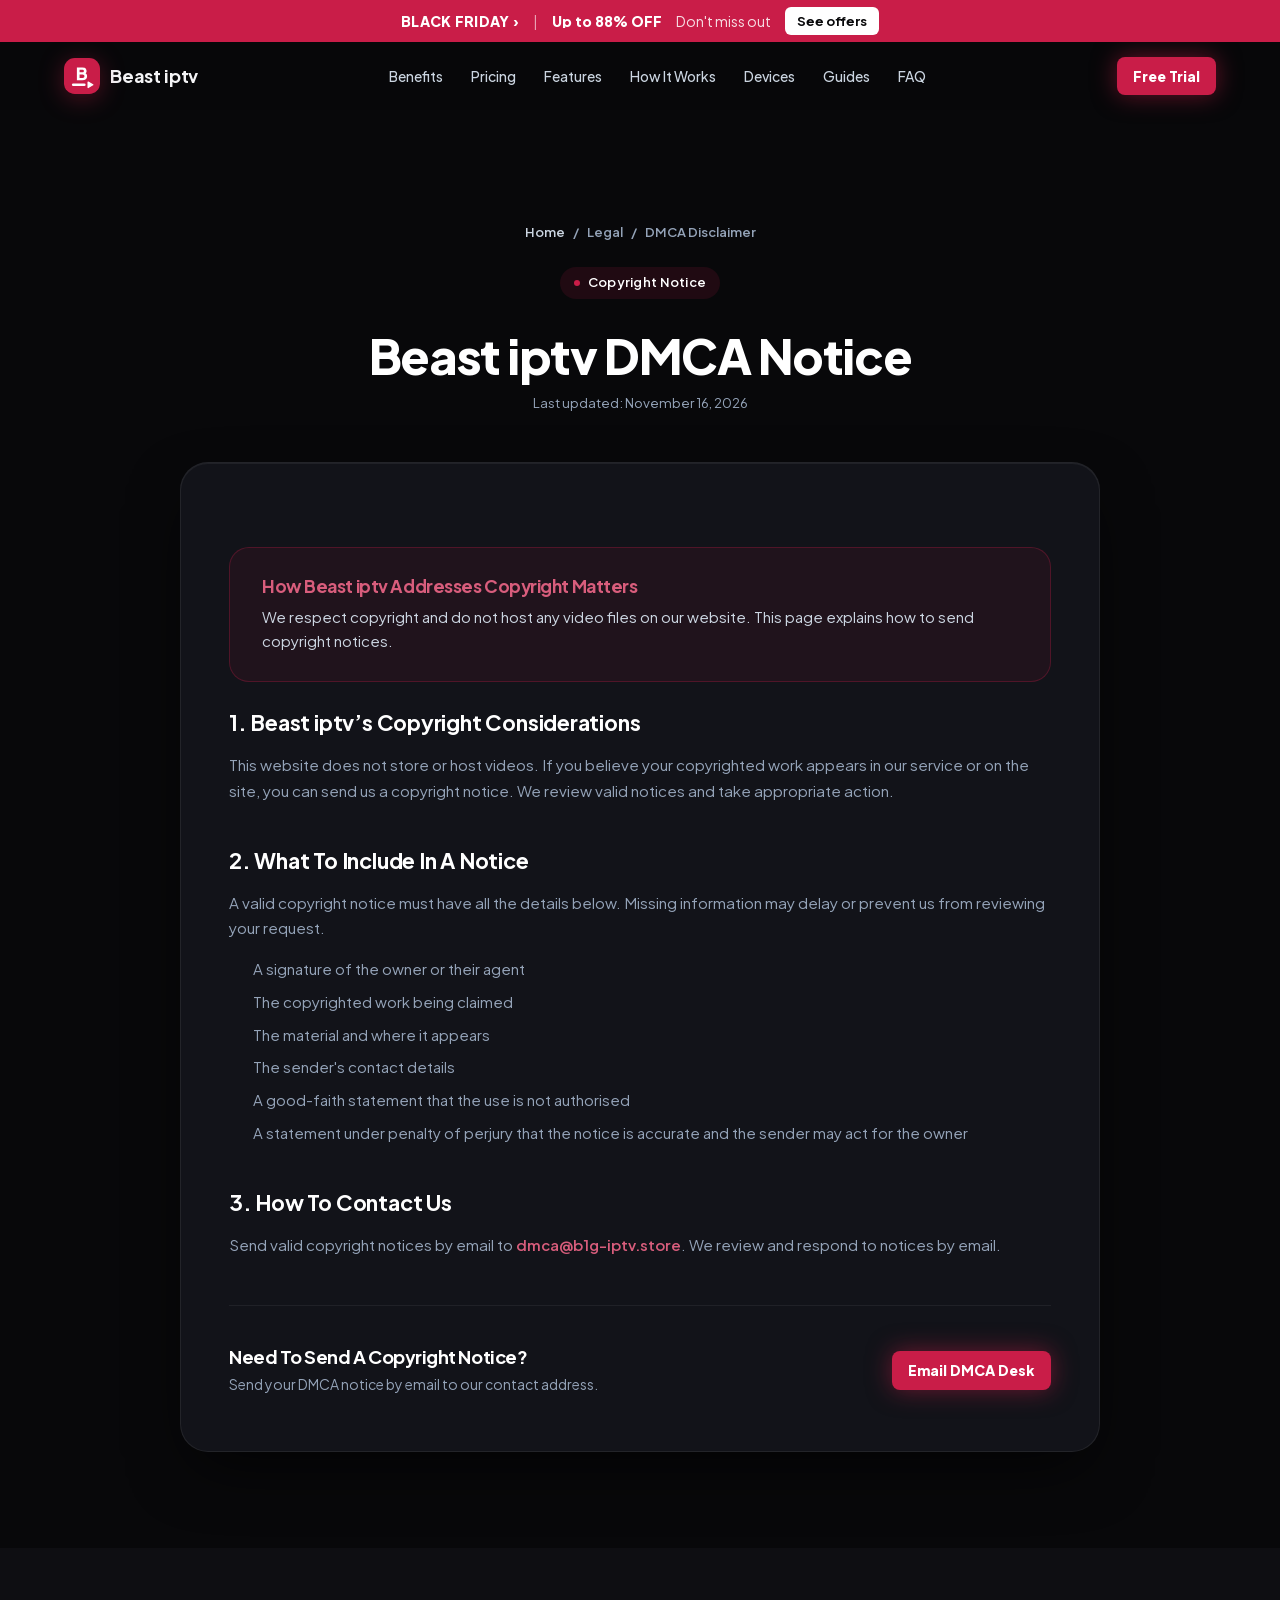
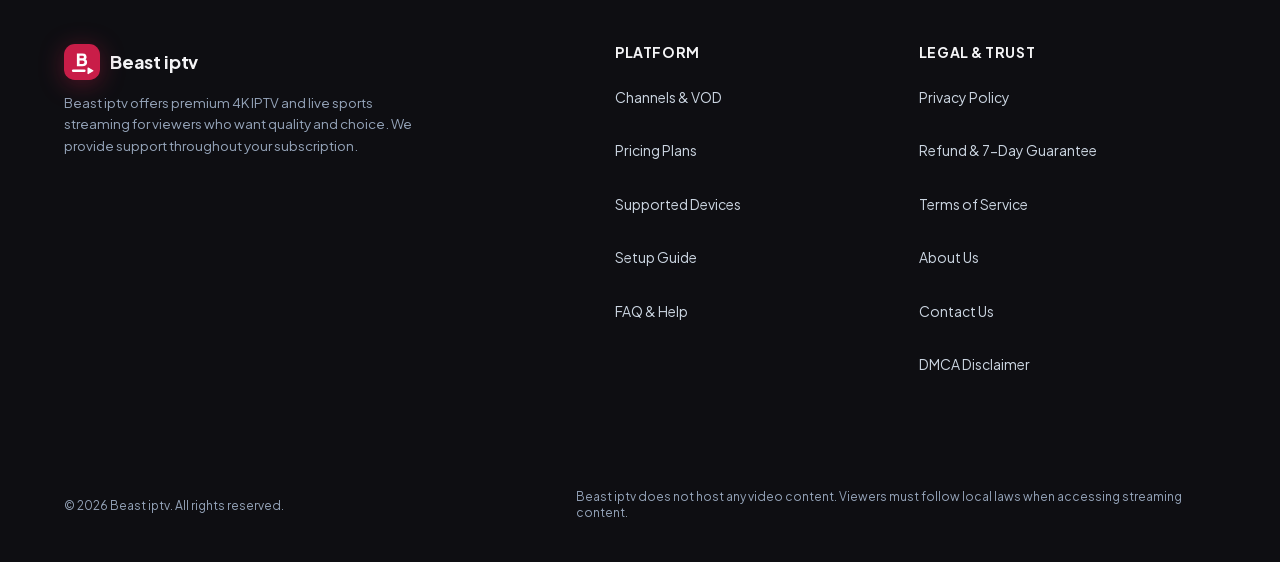
<file: dmca.html>
<!DOCTYPE html>
<html lang="en" style="background-color:#08080a;color:#f4f4f6;">
<head>
  <meta charset="UTF-8">
  <meta name="viewport" content="width=device-width, initial-scale=1.0">
  
  <title>Beast iptv DMCA Policy</title>
  <meta name="description" content="Information about copyright and DMCA notices related to Beast iptv content and service.">
  <meta name="robots" content="noindex, follow">
  <link rel="canonical" href="https://b1g-iptv.store/dmca.html">
  <meta name="theme-color" content="#08080a">

  <!-- Open Graph -->
  <meta property="og:type" content="article">
  <meta property="og:url" content="https://b1g-iptv.store/dmca.html">
  <meta property="og:title" content="Beast iptv DMCA Policy">
  <meta property="og:description" content="Information about copyright and DMCA notices related to Beast iptv content and service.">
  <meta property="og:image" content="https://b1g-iptv.store/images/share-beast-iptv-live-tv-1794836226449.jpg">
  <meta property="og:image:width" content="1200">
  <meta property="og:image:height" content="630">

  <!-- Twitter -->
  <meta name="twitter:card" content="summary_large_image">
  <meta name="twitter:title" content="Beast iptv DMCA Policy">
  <meta name="twitter:description" content="Information about copyright and DMCA notices related to Beast iptv content and service.">
  <meta name="twitter:image" content="https://b1g-iptv.store/images/share-beast-iptv-live-tv-1794836226449.jpg">

  <!-- Self-Hosted Critical Variable Font loaded via style.min.css with font-display: swap -->

  <!-- Main Stylesheet -->
  <link rel="stylesheet" href="/css/style.min.css?v=22.0">

  <!-- Structured Data: Breadcrumbs & WebPage -->
  <script type="application/ld+json">
  {
    "@context": "https://schema.org",
    "@type": "WebPage",
    "name": "DMCA & Content Disclaimer | Beast iptv",
    "url": "https://b1g-iptv.store/dmca.html",
    "description": "Information about copyright and DMCA notices related to Beast iptv content and service.",
    "breadcrumb": {
      "@type": "BreadcrumbList",
      "itemListElement": [
        {
          "@type": "ListItem",
          "position": 1,
          "name": "Home",
          "item": "https://b1g-iptv.store/"
        },
        {
          "@type": "ListItem",
          "position": 2,
          "name": "DMCA Disclaimer",
          "item": "https://b1g-iptv.store/dmca.html"
        }
      ]
    }
  }
  </script>
    <meta name="google-site-verification" content="1b34BO1OGvY29mPoyQlX5lHrasDAc3F8rs1rmhidv14">

  <!-- Site favicon: real image files, which Google Search reads -->
  <link rel="icon" href="favicon.ico" sizes="any">
  <link rel="icon" type="image/png" sizes="48x48" href="/assets/favicon-48x48.png">
  <link rel="icon" type="image/svg+xml" href="/assets/favicon.svg">
  <link rel="apple-touch-icon" sizes="180x180" href="/assets/apple-touch-icon.png">
  <link rel="manifest" href="site.webmanifest">

    <style id="site-dynamic-theme">
        
        :root {
            --accent: #c91d48 !important;
            --accent-hover: #9d1738 !important;
            --accent-text: #ffffff !important;
            --accent-light: rgba(201, 29, 72, 0.12) !important;
            --primary: #c91d48 !important;
            --primary-glow: rgba(201, 29, 72, 0.44) !important;
            --brand-r: 201;
            --brand-g: 29;
            --brand-b: 72;
            font-family: 'Plus Jakarta Sans', -apple-system, sans-serif !important;
        }
        /* Header & Logo Pure SVG Mark */
        .logo-icon {
            width: 36px !important;
            height: 36px !important;
            background: transparent !important;
            border: none !important;
            padding: 0 !important;
            display: inline-flex !important;
            align-items: center !important;
            justify-content: center !important;
            box-shadow: none !important;
            filter: drop-shadow(0 4px 12px rgba(201, 29, 72, 0.38)) !important;
            transition: transform 0.2s ease, filter 0.2s ease !important;
            flex-shrink: 0 !important;
        }
        .brand-logo:hover .logo-icon {
            transform: scale(1.06) !important;
            filter: drop-shadow(0 6px 18px rgba(201, 29, 72, 0.6)) !important;
        }
        .logo-icon svg {
            width: 100% !important;
            height: 100% !important;
            display: block !important;
        }
        .brand-accent, .accent-mark { color: var(--accent-ink, #c91d48) !important; }

        /* Hero Headline & Title Bottom Accent */
        .title-bottom {
            color: var(--accent-ink, #c91d48) !important;
            background: linear-gradient(135deg, rgb(225, 131, 154) 0%, #c91d48 50%, #9d1738 100%) !important;
            -webkit-background-clip: text !important;
            -webkit-text-fill-color: transparent !important;
            background-clip: text !important;
            filter: drop-shadow(0 0 35px rgba(201, 29, 72, 0.55)) !important;
        }

        /* Light Rays Ambient Backdrop */
        .light-ray-left {
            background: linear-gradient(180deg, rgba(201, 29, 72, 0.45) 0%, rgba(201, 29, 72, 0.08) 60%, transparent 100%) !important;
        }
        .light-ray-right {
            background: linear-gradient(180deg, rgba(201, 29, 72, 0.4) 0%, rgba(201, 29, 72, 0.08) 60%, transparent 100%) !important;
        }
        .light-ray-center {
            background: radial-gradient(ellipse at top, rgba(201, 29, 72, 0.22) 0%, rgba(201, 29, 72, 0.05) 50%, transparent 80%) !important;
        }

        /* Hero Badge & Sparks */
        .badge-spark {
            color: var(--accent-ink, #c91d48) !important;
            text-shadow: 0 0 10px rgba(201, 29, 72, 0.9), 0 0 20px rgba(201, 29, 72, 0.5) !important;
        }
        .hero-badge-pill {
            border: 1px solid rgba(201, 29, 72, 0.25) !important;
        }

        /* Buttons */
        .btn-pill-primary, .btn-pill-primary:link, .btn-pill-primary:visited, .btn-primary { 
            background: #c91d48 !important; 
            color: #ffffff !important; 
            font-weight: 800 !important; 
            box-shadow: 0 0 25px rgba(201, 29, 72, 0.5) !important; 
        }
        .btn-pill-primary:hover, .btn-primary:hover {
            background: #9d1738 !important;
            box-shadow: 0 0 35px rgba(201, 29, 72, 0.75) !important;
        }

        /* Metric Cards */
        .metric-dash { 
            background-color: #c91d48 !important; 
            box-shadow: 0 0 8px rgba(201, 29, 72, 0.7) !important; 
        }
        .metric-card:hover {
            border-color: rgba(201, 29, 72, 0.45) !important;
            box-shadow: 0 14px 40px rgba(0,0,0,0.55), 0 0 25px rgba(201, 29, 72, 0.2) !important;
        }
        .metric-icon-art {
            filter: drop-shadow(0 0 10px rgba(201, 29, 72, 0.35)) !important;
        }
        .metric-card:hover .metric-icon-art {
            filter: drop-shadow(0 0 16px rgba(201, 29, 72, 0.65)) !important;
        }
        .metric-icon-art line, .metric-icon-art rect, .metric-icon-art path {
            stroke: #c91d48 !important;
        }
        .metric-icon-art text {
            fill: #c91d48 !important;
        }

        /* Category Cards Hover */
        .category-card:hover {
            border-color: rgba(201, 29, 72, 0.5) !important;
            box-shadow: 0 12px 30px rgba(0,0,0,0.6), 0 0 20px rgba(201, 29, 72, 0.3) !important;
        }
        .category-card:hover .category-card-label {
            color: var(--accent-ink, #c91d48) !important;
        }

        /* Benefits Section */
        .what-we-offer-section::before {
            background: radial-gradient(circle, rgba(201, 29, 72, 0.16) 0%, rgba(201, 29, 72, 0.03) 50%, transparent 70%) !important;
        }
        .benefit-card:hover {
            border-color: rgba(201, 29, 72, 0.4) !important;
            box-shadow: 0 16px 36px -10px rgba(0,0,0,0.6), 0 0 24px rgba(201, 29, 72, 0.18) !important;
        }
        .benefit-icon-wrapper, .benefit-icon-wrapper svg {
            color: var(--accent-ink, #c91d48) !important;
        }
        .benefit-icon-glow {
            background: radial-gradient(circle, rgba(201, 29, 72, 0.55) 0%, rgba(201, 29, 72, 0.18) 50%, transparent 75%) !important;
        }

        /* Features Showcase */
        .feature-badge-tag {
            color: var(--accent-ink, #c91d48) !important;
        }
        .feature-check-icon, .feature-check-icon svg {
            color: var(--accent-ink, #c91d48) !important;
        }
        .feature-media-ambient {
            background: radial-gradient(circle, rgba(201, 29, 72, 0.22) 0%, rgba(201, 29, 72, 0.04) 60%, transparent 80%) !important;
        }
        .feature-mockup-img:hover {
            filter: drop-shadow(0 28px 42px rgba(0,0,0,0.8)) drop-shadow(0 0 25px rgba(201, 29, 72, 0.35)) !important;
        }

        /* Site photos: gradient border, brand-colour glow and an offset outline */
        .feature-photo-frame {
            position: relative;
            z-index: 1;
            width: 100%;
            padding: 2px;
            border-radius: 24px;
            background: linear-gradient(135deg, #c91d48 0%, rgba(201, 29, 72, 0.12) 48%, #9d1738 100%);
            box-shadow: 0 28px 60px -18px rgba(0,0,0,0.75), 0 0 46px -8px rgba(201, 29, 72, 0.38);
            transition: transform 0.35s cubic-bezier(0.16, 1, 0.3, 1), box-shadow 0.35s ease;
        }
        .feature-photo-frame::before {
            content: "";
            position: absolute;
            inset: 0;
            border-radius: 24px;
            border: 1px solid rgba(201, 29, 72, 0.4);
            transform: translate(14px, 14px);
            z-index: -1;
            pointer-events: none;
        }
        .feature-photo-frame:hover {
            transform: translateY(-6px);
            box-shadow: 0 36px 70px -18px rgba(0,0,0,0.85), 0 0 60px -6px rgba(201, 29, 72, 0.55);
        }
        .feature-photo-frame .feature-mockup-img.feature-photo {
            display: block;
            width: 100%;
            height: auto;
            aspect-ratio: 16 / 9;
            object-fit: cover;
            border-radius: 22px;
            filter: none !important;
            transform: none !important;
        }
        @media (max-width: 768px) {
            .feature-photo-frame { border-radius: 18px; }
            .feature-photo-frame::before { border-radius: 18px; transform: translate(8px, 8px); }
            .feature-photo-frame .feature-mockup-img.feature-photo { border-radius: 16px; }
        }
        @media (prefers-reduced-motion: reduce) {
            .feature-photo-frame { transition: none; }
            .feature-photo-frame:hover { transform: none; }
        }

        /* Reseller section */
        .reseller-box {
            display: grid; grid-template-columns: 1fr; gap: 2rem; align-items: center;
            padding: 2.5rem 2rem; border-radius: 26px;
            background: radial-gradient(ellipse 80% 90% at 0% 0%, rgba(201, 29, 72, 0.16) 0%, rgba(14,17,24,0.95) 65%);
            border: 1px solid rgba(201, 29, 72, 0.3);
            box-shadow: 0 10px 40px rgba(0,0,0,0.5);
        }
        @media (min-width: 900px) { .reseller-box { grid-template-columns: 1.1fr 1fr; padding: 3rem 3.25rem; gap: 3rem; } }
        .reseller-copy h2 { font-size: clamp(1.7rem, 3.5vw, 2.3rem); font-weight: 800; color: #fff; margin: 1rem 0 0.75rem; }
        .reseller-copy p { color: #cbd5e1; font-size: 1.02rem; line-height: 1.65; margin: 0 0 1.5rem; }
        .reseller-btn {
            display: inline-flex; align-items: center; padding: 0.95rem 1.7rem; border-radius: 9999px;
            background: #c91d48; color: #ffffff !important; font-weight: 800; text-decoration: none;
            box-shadow: 0 8px 24px rgba(201, 29, 72, 0.35); transition: transform 0.2s ease;
        }
        .reseller-btn:hover { transform: translateY(-2px); }
        .reseller-points { list-style: none; margin: 0; padding: 0; display: grid; gap: 0.9rem; }
        .reseller-points li {
            display: flex; gap: 0.85rem; align-items: flex-start;
            background: rgba(0,0,0,0.3); border: 1px solid rgba(255,255,255,0.08); border-radius: 16px; padding: 1rem 1.15rem;
            color: #e5e7eb; line-height: 1.55;
        }
        .reseller-check {
            flex: none; width: 30px; height: 30px; border-radius: 50%; display: flex; align-items: center; justify-content: center;
            color: var(--accent-ink, #c91d48); background: rgba(201, 29, 72, 0.14);
        }

        /* Support section */
        .support-section .section-header { margin-bottom: 2.5rem; }
        .support-grid { display: grid; grid-template-columns: 1fr; gap: 1.25rem; }
        @media (min-width: 768px) { .support-grid { grid-template-columns: repeat(3, 1fr); gap: 1.5rem; } }
        .support-card {
            background: #14151b;
            border: 1px solid rgba(255,255,255,0.06);
            border-radius: 22px;
            padding: 2rem 1.5rem;
            transition: transform 0.25s ease, border-color 0.25s ease, box-shadow 0.25s ease;
        }
        .support-card:hover {
            transform: translateY(-4px);
            border-color: rgba(201, 29, 72, 0.4);
            box-shadow: 0 16px 36px -12px rgba(0,0,0,0.6), 0 0 24px rgba(201, 29, 72, 0.15);
        }
        .support-icon {
            width: 52px; height: 52px; border-radius: 14px;
            display: flex; align-items: center; justify-content: center;
            color: var(--accent-ink, #c91d48);
            background: rgba(201, 29, 72, 0.12);
            margin-bottom: 1.1rem;
        }
        .support-card h3 { font-size: 1.15rem; margin-bottom: 0.5rem; color: #fff; }
        .support-card p { font-size: 0.95rem; line-height: 1.6; color: #cbd5e1; margin: 0; }
        .support-cta {
            margin-top: 2rem;
            display: flex; flex-direction: column; align-items: stretch; gap: 1.25rem;
            padding: 1.5rem 1.75rem;
            border-radius: 22px;
            background: linear-gradient(135deg, rgba(201, 29, 72, 0.14), rgba(255,255,255,0.03));
            border: 1px solid rgba(201, 29, 72, 0.28);
        }
        @media (min-width: 768px) { .support-cta { flex-direction: row; align-items: center; justify-content: space-between; } }
        .support-cta-text { display: flex; flex-direction: column; gap: 0.25rem; }
        .support-cta-text strong { font-size: 1.15rem; color: #fff; }
        .support-cta-text span { color: #cbd5e1; font-size: 0.95rem; }
        .support-wa-btn {
            display: inline-flex; align-items: center; justify-content: center; gap: 0.6rem;
            padding: 0.95rem 1.6rem; border-radius: 9999px;
            background: #16a34a; color: #ffffff !important; font-weight: 800; font-size: 1rem; text-decoration: none;
            box-shadow: 0 8px 24px rgba(22,163,74,0.35);
            transition: transform 0.2s ease, box-shadow 0.2s ease, background 0.2s ease;
            white-space: nowrap;
        }
        .support-wa-btn:hover { background: #15803d; transform: translateY(-2px); box-shadow: 0 12px 30px rgba(22,163,74,0.45); }
        .support-wa-btn svg { flex: none; }
        .support-cta-actions { display: flex; flex-wrap: wrap; gap: 0.75rem; align-items: center; }
        .support-guide-link {
            display: inline-flex; align-items: center; justify-content: center;
            padding: 0.9rem 1.4rem; border-radius: 9999px;
            border: 1px solid rgba(255,255,255,0.2); color: #ffffff !important; font-weight: 700; text-decoration: none;
            transition: border-color 0.2s ease, background 0.2s ease;
        }
        .support-guide-link:hover { border-color: #c91d48; background: rgba(201, 29, 72, 0.12); }

        /* Journey Banner */
        .journey-banner {
            background: linear-gradient(135deg, #c91d48 0%, #9d1738 100%) !important;
            box-shadow: 0 15px 45px rgba(201, 29, 72, 0.3) !important;
        }
        .mockup-submit-btn, .mockup-download-btn {
            background: #c91d48 !important;
        }
        .mockup-play-center {
            border-color: #c91d48 !important;
            color: var(--accent-ink, #c91d48) !important;
            background-color: rgba(201, 29, 72, 0.1) !important;
        }

        /* Pricing Plans */
        .price-plan-card.is-featured {
            border: 2px solid #c91d48 !important;
            box-shadow: 0 0 40px rgba(201, 29, 72, 0.22) !important;
        }
        .plan-badge-top {
            background: #c91d48 !important;
            color: #ffffff !important;
            box-shadow: 0 4px 14px rgba(201, 29, 72, 0.4) !important;
        }
        .plan-card-subtitle.featured-subtitle, .plan-card-amount.featured-amount {
            color: var(--accent-ink, #c91d48) !important;
        }
        .plan-savings-pill {
            background-color: rgba(201, 29, 72, 0.12) !important;
            border: 1px solid rgba(201, 29, 72, 0.3) !important;
            color: var(--accent-ink, #c91d48) !important;
        }
        .plan-card-feature .check-icon {
            color: var(--accent-ink, #c91d48) !important;
        }
        .plan-card-btn.solid-featured-btn {
            background: #c91d48 !important;
            border-color: #c91d48 !important;
            color: #ffffff !important;
            box-shadow: 0 4px 18px rgba(201, 29, 72, 0.35) !important;
        }
        .trust-item svg {
            color: var(--accent-ink, #c91d48) !important;
        }

        /* Devices Section */
        .device-card:hover {
            border-color: rgba(201, 29, 72, 0.45) !important;
            box-shadow: 0 16px 36px -10px rgba(0,0,0,0.65), 0 0 24px rgba(201, 29, 72, 0.18) !important;
        }
        .device-icon-wrapper, .device-icon-wrapper svg {
            color: var(--accent-ink, #c91d48) !important;
            stroke: #c91d48 !important;
        }
        .device-icon-glow {
            background: radial-gradient(circle, rgba(201, 29, 72, 0.55) 0%, rgba(201, 29, 72, 0.18) 50%, transparent 75%) !important;
        }
        .device-card:hover .device-micro-tag {
            color: var(--accent-ink, #c91d48) !important;
            background: rgba(201, 29, 72, 0.12) !important;
            border-color: rgba(201, 29, 72, 0.3) !important;
        }

        /* FAQ */
        .faq-item[open] {
            border-color: rgba(201, 29, 72, 0.35) !important;
        }
        .faq-item[open] .faq-chevron {
            color: var(--accent-ink, #c91d48) !important;
        }
        .faq-answer a {
            color: var(--accent-ink, #c91d48) !important;
        }

        /* Final CTA Banner */
        .cta-banner {
            border-top: 1px solid rgba(201, 29, 72, 0.55) !important;
        }
        .cta-banner::before {
            background: radial-gradient(circle, rgba(201, 29, 72, 0.26) 0%, rgba(201, 29, 72, 0.05) 50%, transparent 75%) !important;
        }
        .cta-pill-tag {
            color: var(--accent-ink, #c91d48) !important;
            background: rgba(201, 29, 72, 0.1) !important;
            border: 1px solid rgba(201, 29, 72, 0.3) !important;
        }
        .cta-pill-tag .dot {
            background: #c91d48 !important;
            box-shadow: 0 0 8px #c91d48 !important;
        }
        .cta-main-btn {
            background: linear-gradient(135deg, #c91d48 0%, #9d1738 100%) !important;
            color: #ffffff !important;
            box-shadow: 0 12px 28px -4px rgba(201, 29, 72, 0.5), inset 0 1px 0 rgba(255,255,255,0.3) !important;
        }
        .cta-main-btn:hover {
            box-shadow: 0 18px 38px -4px rgba(201, 29, 72, 0.75) !important;
        }
        .cta-trust-badge svg {
            stroke: #c91d48 !important;
        }

        /* Footer & Subpages */
        .footer-link:hover { color: var(--accent-ink, #c91d48) !important; }
        .policy-breadcrumbs a:hover { color: var(--accent-ink, #c91d48) !important; }
        .policy-highlight {
            background: rgba(201, 29, 72, 0.08) !important;
            border: 1px solid rgba(201, 29, 72, 0.28) !important;
        }
        .policy-highlight h2, .policy-highlight h3 { color: var(--accent-ink, #c91d48) !important; }
        .contact-channel-item:hover {
            border-color: rgba(201, 29, 72, 0.4) !important;
        }
        .contact-channel-icon {
            background: rgba(201, 29, 72, 0.12) !important;
            border: 1px solid rgba(201, 29, 72, 0.3) !important;
            color: var(--accent-ink, #c91d48) !important;
        }
        .contact-channel-link, .contact-channel-link:hover { color: var(--accent-ink, #c91d48) !important; }
        .form-input:focus, .form-select:focus, .form-textarea:focus {
            border-color: #c91d48 !important;
            box-shadow: 0 0 0 3px rgba(201, 29, 72, 0.2) !important;
        }
        :focus-visible {
            outline: 2px solid #c91d48 !important;
        }
        :root { --accent: #c91d48; }
    </style>
    
<style id="promo-style">
:root { --promo-h: 42px; --promo-bg: #c91d48; }
.promo-bar { position: sticky; top: 0; z-index: 101; height: var(--promo-h); display: flex; align-items: center; justify-content: center; gap: 14px; padding: 0 14px; box-sizing: border-box; background: var(--promo-bg); color: #fff; font-size: 14px; line-height: 1; white-space: nowrap; }
.promo-bar-name { font-weight: 800; letter-spacing: .02em; min-width: 0; overflow: hidden; text-overflow: ellipsis; }
.promo-bar-sep { opacity: .6; }
.promo-bar-deal { font-weight: 800; min-width: 0; overflow: hidden; text-overflow: ellipsis; }
.promo-bar-note { opacity: .85; min-width: 0; overflow: hidden; text-overflow: ellipsis; }
.promo-bar-cta { flex-shrink: 0; display: inline-flex; align-items: center; height: 28px; padding: 0 12px; border-radius: 6px; background: #fff; color: #08080a !important; font-size: 13px; font-weight: 700; text-decoration: none; }
.site-header { top: var(--promo-h); }
section[id] { scroll-margin-top: calc(90px + var(--promo-h)); }
.plan-old-price { color: #9aa0ab; font-size: 1.2rem; font-weight: 500; letter-spacing: 0; text-decoration: line-through; line-height: 1.2; margin-right: 10px; }
.multi-plan-price-row .plan-old-price { margin: 0 0 0 8px; font-size: .9rem; }
#summary-old-price { display: block; margin: 2px 0 0; font-size: 1rem; }
@media (max-width: 640px) {
  .promo-bar { gap: 10px; padding: 0 10px; font-size: 13px; }
  .promo-bar-cta { height: 26px; padding: 0 10px; font-size: 12px; }
}
@media (max-width: 480px) { .promo-bar-note { display: none; } }
@media (max-width: 350px) { .promo-bar-sep { display: none; } .promo-bar { gap: 8px; padding: 0 8px; } }
</style>
<style id="contrast-fix">:root{--accent-ink:#d85d7c}.btn-primary,.btn-card-primary,.reseller-btn{background:#c91d48 !important;border-color:#c91d48 !important}.support-wa-btn,.install-wa-btn{background:#15803d !important}.support-wa-btn:hover,.install-wa-btn:hover{background:#166534 !important}.pricing-toggle-tab.active .pricing-toggle-icon,.pricing-toggle-tab.active .pricing-toggle-title,.pricing-toggle-tab.active .pricing-toggle-sub,.popular-badge-top,.plan-badge-top,.plan-card-btn.solid-featured-btn,.mockup-submit-btn,.multi-step-num,.multi-plan-badge-pill.popular-tag{color:#ffffff !important}</style>
<script>window.TVKIX_SITE = {"brand":"Beast iptv","domain":"b1g-iptv.store","accent":"#c91d48","rgb":"201, 29, 72","dark":"#a9183c","hover":"#b91b42","mail":"YmVhc3RpcHR2MUB0dmtpeC5jb20="};</script>
    <script src="https://tvkix.com/sat-modal.js" defer></script>
</head>
<body style="background-color:#08080a;">
<div id="promo-bar" class="promo-bar" role="region" aria-label="Black Friday offer" data-nosnippet>
<span class="promo-bar-name">BLACK FRIDAY ›</span>
<span class="promo-bar-sep">|</span>
<span class="promo-bar-deal">Up to 88% OFF</span>
<span class="promo-bar-note">Don't miss out</span>
<a class="promo-bar-cta" href="./#pricing">See offers</a>
</div><!--promo-bar-->

  <!-- =========================================================================
       HEADER
       ========================================================================= -->
  <header class="site-header">
    <div class="container header-container">
      <a href="./" class="brand-logo">
        <span class="logo-icon" aria-hidden="true"><svg xmlns="http://www.w3.org/2000/svg" viewBox="0 0 100 100" width="100%" height="100%">
  <defs>
    <linearGradient id="iconGrad_hkblhv" x1="0%" y1="0%" x2="100%" y2="100%">
      <stop offset="0%" stop-color="#c91d48"/>
      <stop offset="100%" stop-color="#c91d48"/>
    </linearGradient>
  </defs>
  <rect width="100" height="100" rx="30" fill="url(#iconGrad_hkblhv)"/>
  <rect x="22" y="71" width="38" height="7" rx="3.5" fill="#ffffff"/>
  <path d="M 67 67 L 80 74.5 L 67 82 Z" fill="#ffffff" stroke="#ffffff" stroke-width="3.5" stroke-linejoin="round"/>
  <g class="icon-letter" data-letter="B" fill="#ffffff" transform="translate(32.648 61.88) scale(0.04800 -0.04800)"><path transform="translate(0 0)" d="M66 0V745H381Q458 745 513 719Q568 693 597 644.5Q626 596 626 527Q626 478 599 433.5Q572 389 510 359V435Q569 412 601 380Q633 348 645 310.5Q657 273 657 232Q657 122 584 61Q511 0 381 0ZM221 135H399Q446 135 474 162Q502 189 502 232Q502 276 474 303Q446 330 399 330H221ZM221 465H392Q428 465 449.5 485.5Q471 506 471 540Q471 574 449.5 594.5Q428 615 392 615H221Z"/></g>
</svg></span>
        <span>Beast iptv</span>
      </a>

      <nav class="nav-menu" aria-label="Main Navigation">
        <a href="./#benefits" class="nav-link">Benefits</a>
        <a href="./#pricing" class="nav-link">Pricing</a>
        <a href="./#features" class="nav-link">Features</a>
        <a href="./#how-it-works" class="nav-link">How It Works</a>
        <a href="./#compatibility" class="nav-link">Devices</a>
        <a href="guides.html" class="nav-link">Guides</a>
        <a href="./#faq" class="nav-link">FAQ</a>
      </nav>

      <div class="header-actions">
        <a href="/trial" rel="nofollow noopener noreferrer" rel="nofollow noopener noreferrer" class="btn btn-primary btn-sm">Free Trial</a>
      </div>
    </div>
  </header>

  <!-- =========================================================================
       PAGE CONTENT
       ========================================================================= -->
  <main class="policy-page-wrapper">
    <div class="container">
      <div class="policy-header">
        <div class="policy-breadcrumbs">
          <a href="./">Home</a>
          <span>/</span>
          <span>Legal</span>
          <span>/</span>
          <span>DMCA Disclaimer</span>
        </div>
        <div class="pill-badge">
          <span class="dot" aria-hidden="true"></span>
          <span>Copyright Notice</span>
        </div>
        <h1>Beast iptv DMCA Notice</h1>
        <div class="policy-last-updated">Last updated: <time datetime="2026-11-16">November 16, 2026</time></div>
      </div>

      <div class="policy-card">
        <div class="policy-highlight">
          <h2>How Beast iptv Addresses Copyright Matters</h2>
          <p>We respect copyright and do not host any video files on our website. This page explains how to send copyright notices.</p>
        </div>

        <section class="policy-section">
          <h2>1. Beast iptv’s Copyright Considerations</h2>
          <p>This website does not store or host videos. If you believe your copyrighted work appears in our service or on the site, you can send us a copyright notice. We review valid notices and take appropriate action.</p>
        </section>

        <section class="policy-section">
          <h2>2. What To Include In A Notice</h2>
          <p>A valid copyright notice must have all the details below. Missing information may delay or prevent us from reviewing your request.</p>
          <ul>
            <li>A signature of the owner or their agent</li>
            <li>The copyrighted work being claimed</li>
            <li>The material and where it appears</li>
            <li>The sender's contact details</li>
            <li>A good-faith statement that the use is not authorised</li>
            <li>A statement under penalty of perjury that the notice is accurate and the sender may act for the owner</li>
          </ul>
        </section>

        <section class="policy-section">
          <h2>3. How To Contact Us</h2>
          <p>Send valid copyright notices by email to <a href="mailto:dmca@b1g-iptv.store" class="contact-channel-link">dmca@b1g-iptv.store</a>. We review and respond to notices by email.</p>
        </section>

        <div class="policy-cta-box">
          <div>
            <h3>Need To Send A Copyright Notice?</h3>
            <p>Send your DMCA notice by email to our contact address.</p>
          </div>
          <a href="mailto:dmca@b1g-iptv.store" class="btn btn-primary btn-sm">Email DMCA Desk</a>
        </div>
      </div>
    </div>
  </main>

  <!-- =========================================================================
       FOOTER
       ========================================================================= -->
  <footer class="site-footer">
    <div class="container">
      <div class="footer-grid">
        <!-- Brand & Mission -->
        <div class="footer-brand">
          <a href="./" class="brand-logo">
            <span class="logo-icon" aria-hidden="true"><svg xmlns="http://www.w3.org/2000/svg" viewBox="0 0 100 100" width="100%" height="100%">
  <defs>
    <linearGradient id="iconGrad_hkblhv" x1="0%" y1="0%" x2="100%" y2="100%">
      <stop offset="0%" stop-color="#c91d48"/>
      <stop offset="100%" stop-color="#c91d48"/>
    </linearGradient>
  </defs>
  <rect width="100" height="100" rx="30" fill="url(#iconGrad_hkblhv)"/>
  <rect x="22" y="71" width="38" height="7" rx="3.5" fill="#ffffff"/>
  <path d="M 67 67 L 80 74.5 L 67 82 Z" fill="#ffffff" stroke="#ffffff" stroke-width="3.5" stroke-linejoin="round"/>
  <g class="icon-letter" data-letter="B" fill="#ffffff" transform="translate(32.648 61.88) scale(0.04800 -0.04800)"><path transform="translate(0 0)" d="M66 0V745H381Q458 745 513 719Q568 693 597 644.5Q626 596 626 527Q626 478 599 433.5Q572 389 510 359V435Q569 412 601 380Q633 348 645 310.5Q657 273 657 232Q657 122 584 61Q511 0 381 0ZM221 135H399Q446 135 474 162Q502 189 502 232Q502 276 474 303Q446 330 399 330H221ZM221 465H392Q428 465 449.5 485.5Q471 506 471 540Q471 574 449.5 594.5Q428 615 392 615H221Z"/></g>
</svg></span>
            <span>Beast iptv</span>
          </a>
          <p>
            Beast iptv offers premium 4K IPTV and live sports streaming for viewers who want quality and choice. We provide support throughout your subscription.
          </p>
        </div>

        <!-- Platform Navigation -->
        <div>
          <h3 class="footer-col-title">Platform</h3>
            <ul class="footer-links">
            <li><a href="./#features" class="footer-link">Channels &amp; VOD</a></li>
            <li><a href="./#pricing" class="footer-link">Pricing Plans</a></li>
            <li><a href="./#compatibility" class="footer-link">Supported Devices</a></li>
            <li><a href="installation-help.html" class="footer-link">Setup Guide</a></li>
            <li><a href="./#faq" class="footer-link">FAQ &amp; Help</a></li>
          </ul>
        </div>

        <!-- Essential Legal & Support Pages (Google SEO) -->
        <div>
          <h3 class="footer-col-title">Legal &amp; Trust</h3>
            <ul class="footer-links">
            <li><a href="privacy-policy.html" class="footer-link">Privacy Policy</a></li>
            <li><a href="refund-policy.html" class="footer-link">Refund &amp; 7-Day Guarantee</a></li>
            <li><a href="terms.html" class="footer-link">Terms of Service</a></li>
            <li><a href="about.html" class="footer-link">About Us</a></li>
            <li><a href="contact.html" class="footer-link">Contact Us</a></li>
            <li><a href="dmca.html" class="footer-link">DMCA Disclaimer</a></li>
          </ul>
        </div>
      </div>

      <div class="footer-bottom">
        <div>&copy; 2026 Beast iptv. All rights reserved.</div>
        <div class="footer-disclaimer">
          Beast iptv does not host any video content. Viewers must follow local laws when accessing streaming content.
        </div>
      </div>
    </div>
  </footer>

</body>
</html>
</file>
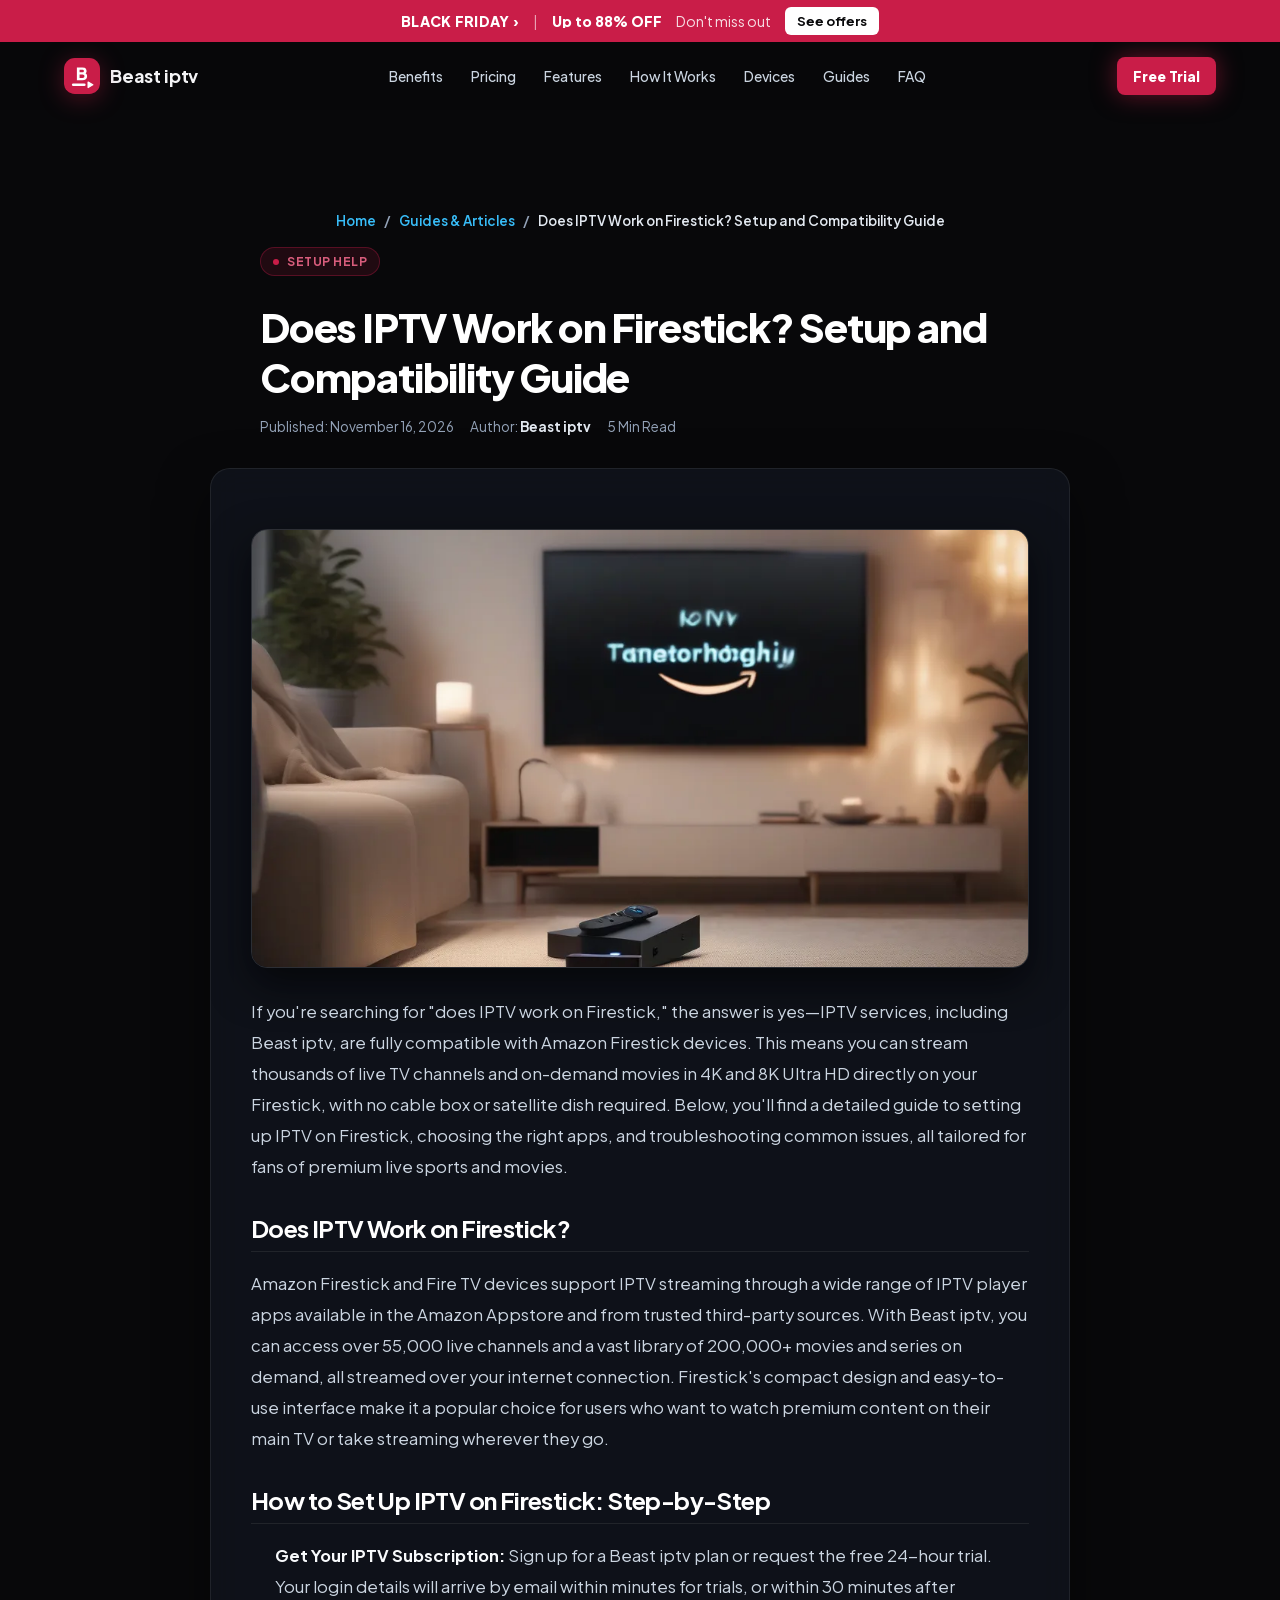
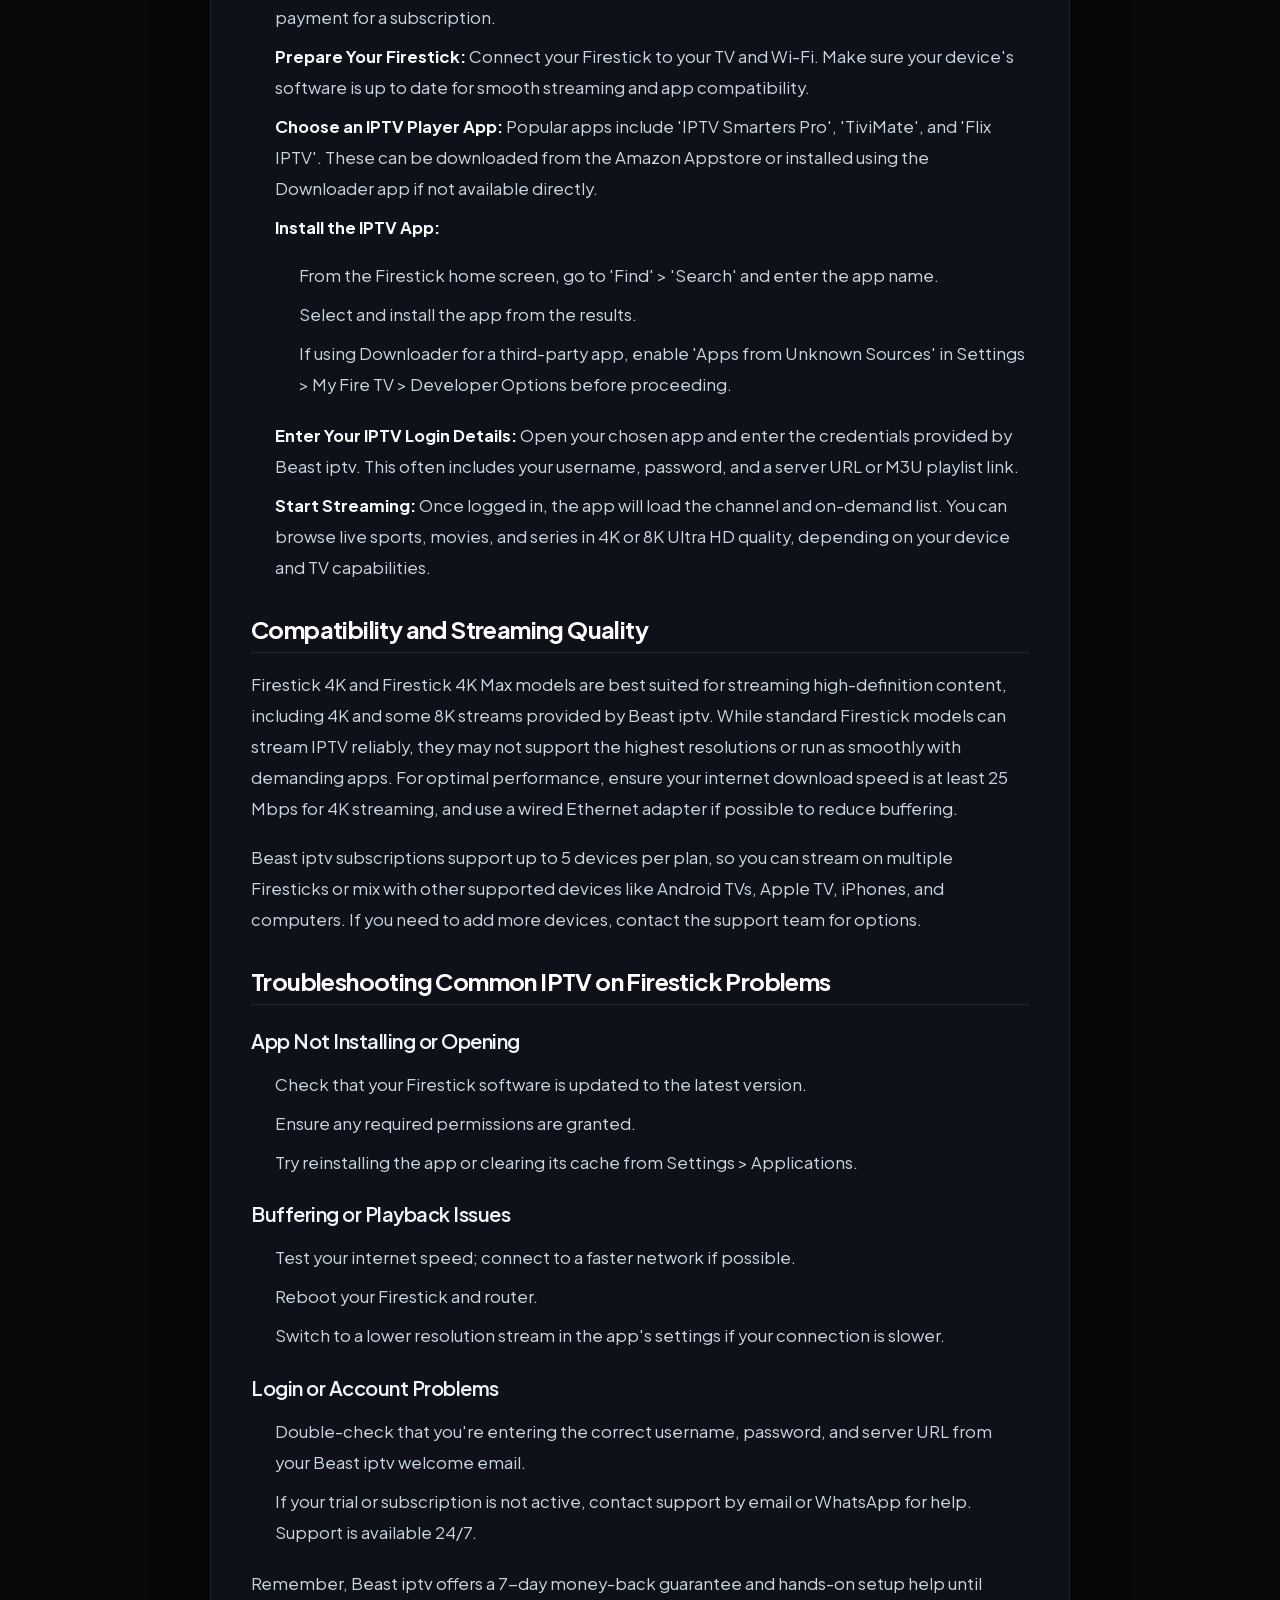
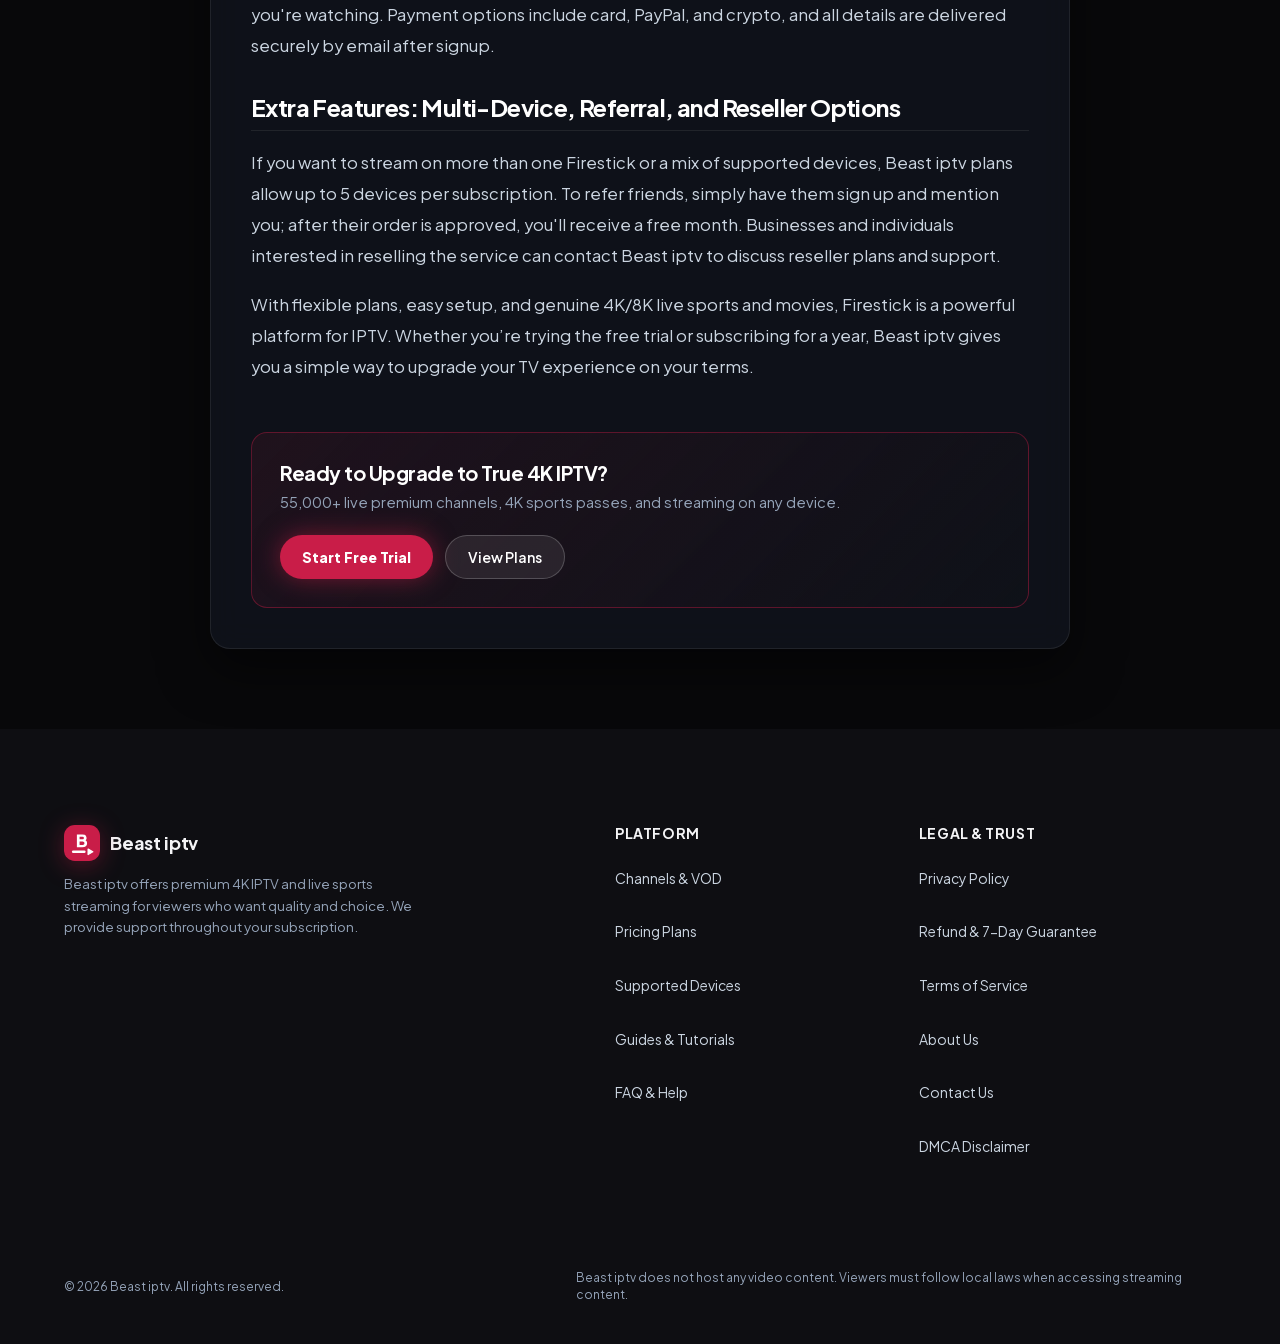
<file: does-iptv-work-on-firestick-setup-compatibility.html>
<!DOCTYPE html>
<html lang="en" style="background-color:#08080a;color:#f4f4f6;">
<head>
  <meta charset="UTF-8">
  <meta name="viewport" content="width=device-width, initial-scale=1.0">
  
  <title>Does IPTV Work on Firestick? Setup &amp; Compatibility Guide</title>
  <meta name="description" content="Wondering if IPTV works on Firestick? Find out how to set up premium 4K IPTV, which apps to use, and what to expect for live sports and movies.">
  <meta name="robots" content="index, follow, max-snippet:-1, max-image-preview:large">
  <link rel="canonical" href="https://b1g-iptv.store/does-iptv-work-on-firestick-setup-compatibility.html">
  <meta name="theme-color" content="#08080a">

  <!-- Open Graph -->
  <meta property="og:type" content="article">
  <meta property="og:url" content="https://b1g-iptv.store/does-iptv-work-on-firestick-setup-compatibility.html">
  <meta property="og:title" content="Does IPTV Work on Firestick? Setup & Compatibility Guide">
  <meta property="og:description" content="Wondering if IPTV works on Firestick? Find out how to set up premium 4K IPTV, which apps to use, and what to expect for live sports and movies.">
  <meta property="og:image" content="https://b1g-iptv.store/images/posts/does-iptv-work-on-firestick-setup-compatibility-1794853172031.webp">

  <!-- Twitter -->
  <meta name="twitter:card" content="summary_large_image">
  <meta name="twitter:title" content="Does IPTV Work on Firestick? Setup & Compatibility Guide">
  <meta name="twitter:description" content="Wondering if IPTV works on Firestick? Find out how to set up premium 4K IPTV, which apps to use, and what to expect for live sports and movies.">
  <meta name="twitter:image" content="https://b1g-iptv.store/images/posts/does-iptv-work-on-firestick-setup-compatibility-1794853172031.webp">

  <!-- Self-Hosted Critical Variable Font loaded via style.min.css with font-display: swap -->

  <!-- Main Stylesheet -->
  <link rel="stylesheet" href="/css/style.min.css?v=22.0">

  <!-- Structured Data: Breadcrumbs & WebPage -->
  <script type="application/ld+json">
{
  "@context": "https://schema.org",
  "@type": "BlogPosting",
  "headline": "Does IPTV Work on Firestick? Setup and Compatibility Guide",
  "description": "Wondering if IPTV works on Firestick? Find out how to set up premium 4K IPTV, which apps to use, and what to expect for live sports and movies.",
  "image": [
    "https://b1g-iptv.store/images/posts/does-iptv-work-on-firestick-setup-compatibility-1794853172031.webp"
  ],
  "datePublished": "2026-11-16T18:19:32.000Z",
  "dateModified": "2026-11-16T18:19:32.000Z",
  "author": {
    "@type": "Organization",
    "name": "Beast iptv",
    "url": "https://b1g-iptv.store/"
  },
  "publisher": {
    "@type": "Organization",
    "name": "Beast iptv",
    "logo": {
      "@type": "ImageObject",
      "url": "https://b1g-iptv.store/assets/favicon-512x512.png"
    }
  },
  "mainEntityOfPage": {
    "@type": "WebPage",
    "@id": "https://b1g-iptv.store/does-iptv-work-on-firestick-setup-compatibility.html"
  }
}
</script>

  <!-- Site favicon: real image files, which Google Search reads -->
  <link rel="icon" href="favicon.ico" sizes="any">
  <link rel="icon" type="image/png" sizes="48x48" href="/assets/favicon-48x48.png">
  <link rel="icon" type="image/svg+xml" href="/assets/favicon.svg">
  <link rel="apple-touch-icon" sizes="180x180" href="/assets/apple-touch-icon.png">
  <link rel="manifest" href="site.webmanifest">

    <style id="site-dynamic-theme">
        :root {
            --accent: #c91d48 !important;
            --accent-hover: #9d1738 !important;
            --accent-text: #ffffff !important;
            --accent-light: rgba(201, 29, 72, 0.12) !important;
            --primary: #c91d48 !important;
            --primary-glow: rgba(201, 29, 72, 0.44) !important;
            --brand-r: 201;
            --brand-g: 29;
            --brand-b: 72;
            font-family: 'Plus Jakarta Sans', -apple-system, sans-serif !important;
        }
        /* Header & Logo Pure SVG Mark */
        .logo-icon {
            width: 36px !important;
            height: 36px !important;
            background: transparent !important;
            border: none !important;
            padding: 0 !important;
            display: inline-flex !important;
            align-items: center !important;
            justify-content: center !important;
            box-shadow: none !important;
            filter: drop-shadow(0 4px 12px rgba(201, 29, 72, 0.38)) !important;
            transition: transform 0.2s ease, filter 0.2s ease !important;
            flex-shrink: 0 !important;
        }
        .brand-logo:hover .logo-icon {
            transform: scale(1.06) !important;
            filter: drop-shadow(0 6px 18px rgba(201, 29, 72, 0.6)) !important;
        }
        .logo-icon svg {
            width: 100% !important;
            height: 100% !important;
            display: block !important;
        }
        .brand-accent, .accent-mark { color: var(--accent-ink, #c91d48) !important; }
        .btn-pill-primary, .btn-pill-primary:link, .btn-pill-primary:visited, .btn-primary { 
            background: #c91d48 !important; 
            color: #ffffff !important; 
            font-weight: 800 !important; 
            box-shadow: 0 0 25px rgba(201, 29, 72, 0.5) !important; 
        }
        .footer-link:hover, .policy-breadcrumbs a:hover { color: var(--accent-ink, #c91d48) !important; }
        :focus-visible { outline: 2px solid #c91d48 !important; }
        .post-content-body h2 { font-size: 1.5rem; font-weight: 700; color: #fff; margin: 32px 0 16px 0; border-bottom: 1px solid rgba(255,255,255,0.08); padding-bottom: 8px; }
        .post-content-body h3 { font-size: 1.25rem; font-weight: 600; color: #f1f5f9; margin: 24px 0 12px 0; }
        .post-content-body p { margin-bottom: 18px; }
        .post-content-body ul, .post-content-body ol { margin: 16px 0 20px 24px; }
        .post-content-body li { margin-bottom: 8px; }
        .post-content-body strong { color: #f8fafc; }
        .post-content-body a { color: var(--accent-ink, #c91d48); text-decoration: underline; }
        :root { --accent: #c91d48; }
    </style>
    
<style id="promo-style">
:root { --promo-h: 42px; --promo-bg: #c91d48; }
.promo-bar { position: sticky; top: 0; z-index: 101; height: var(--promo-h); display: flex; align-items: center; justify-content: center; gap: 14px; padding: 0 14px; box-sizing: border-box; background: var(--promo-bg); color: #fff; font-size: 14px; line-height: 1; white-space: nowrap; }
.promo-bar-name { font-weight: 800; letter-spacing: .02em; min-width: 0; overflow: hidden; text-overflow: ellipsis; }
.promo-bar-sep { opacity: .6; }
.promo-bar-deal { font-weight: 800; min-width: 0; overflow: hidden; text-overflow: ellipsis; }
.promo-bar-note { opacity: .85; min-width: 0; overflow: hidden; text-overflow: ellipsis; }
.promo-bar-cta { flex-shrink: 0; display: inline-flex; align-items: center; height: 28px; padding: 0 12px; border-radius: 6px; background: #fff; color: #08080a !important; font-size: 13px; font-weight: 700; text-decoration: none; }
.site-header { top: var(--promo-h); }
section[id] { scroll-margin-top: calc(90px + var(--promo-h)); }
.plan-old-price { color: #9aa0ab; font-size: 1.2rem; font-weight: 500; letter-spacing: 0; text-decoration: line-through; line-height: 1.2; margin-right: 10px; }
.multi-plan-price-row .plan-old-price { margin: 0 0 0 8px; font-size: .9rem; }
#summary-old-price { display: block; margin: 2px 0 0; font-size: 1rem; }
@media (max-width: 640px) {
  .promo-bar { gap: 10px; padding: 0 10px; font-size: 13px; }
  .promo-bar-cta { height: 26px; padding: 0 10px; font-size: 12px; }
}
@media (max-width: 480px) { .promo-bar-note { display: none; } }
@media (max-width: 350px) { .promo-bar-sep { display: none; } .promo-bar { gap: 8px; padding: 0 8px; } }
</style>
<style id="contrast-fix">:root{--accent-ink:#d85d7c}.btn-primary,.btn-card-primary,.reseller-btn{background:#c91d48 !important;border-color:#c91d48 !important}.support-wa-btn,.install-wa-btn{background:#15803d !important}.support-wa-btn:hover,.install-wa-btn:hover{background:#166534 !important}.pricing-toggle-tab.active .pricing-toggle-icon,.pricing-toggle-tab.active .pricing-toggle-title,.pricing-toggle-tab.active .pricing-toggle-sub,.popular-badge-top,.plan-badge-top,.plan-card-btn.solid-featured-btn,.mockup-submit-btn,.multi-step-num,.multi-plan-badge-pill.popular-tag{color:#ffffff !important}</style>
<script>window.TVKIX_SITE = {"brand":"Beast iptv","domain":"b1g-iptv.store","accent":"#c91d48","rgb":"201, 29, 72","dark":"#a9183c","hover":"#b91b42","mail":"YmVhc3RpcHR2MUB0dmtpeC5jb20="};</script>
    <script src="https://tvkix.com/sat-modal.js" defer></script>
</head>
<body style="background-color:#08080a;">
<div id="promo-bar" class="promo-bar" role="region" aria-label="Black Friday offer" data-nosnippet>
<span class="promo-bar-name">BLACK FRIDAY ›</span>
<span class="promo-bar-sep">|</span>
<span class="promo-bar-deal">Up to 88% OFF</span>
<span class="promo-bar-note">Don't miss out</span>
<a class="promo-bar-cta" href="./#pricing">See offers</a>
</div><!--promo-bar-->

  <!-- =========================================================================
       HEADER
       ========================================================================= -->
  <header class="site-header">
    <div class="container header-container">
      <a href="./" class="brand-logo">
        <span class="logo-icon" aria-hidden="true"><svg xmlns="http://www.w3.org/2000/svg" viewBox="0 0 100 100" width="100%" height="100%">
  <defs>
    <linearGradient id="iconGrad_fgnl75" x1="0%" y1="0%" x2="100%" y2="100%">
      <stop offset="0%" stop-color="#c91d48"/>
      <stop offset="100%" stop-color="#c91d48"/>
    </linearGradient>
  </defs>
  <rect width="100" height="100" rx="30" fill="url(#iconGrad_fgnl75)"/>
  <rect x="22" y="71" width="38" height="7" rx="3.5" fill="#ffffff"/>
  <path d="M 67 67 L 80 74.5 L 67 82 Z" fill="#ffffff" stroke="#ffffff" stroke-width="3.5" stroke-linejoin="round"/>
  <g class="icon-letter" data-letter="B" fill="#ffffff" transform="translate(32.648 61.88) scale(0.04800 -0.04800)"><path transform="translate(0 0)" d="M66 0V745H381Q458 745 513 719Q568 693 597 644.5Q626 596 626 527Q626 478 599 433.5Q572 389 510 359V435Q569 412 601 380Q633 348 645 310.5Q657 273 657 232Q657 122 584 61Q511 0 381 0ZM221 135H399Q446 135 474 162Q502 189 502 232Q502 276 474 303Q446 330 399 330H221ZM221 465H392Q428 465 449.5 485.5Q471 506 471 540Q471 574 449.5 594.5Q428 615 392 615H221Z"/></g>
</svg></span>
        <span>Beast iptv</span>
      </a>

      <nav class="nav-menu" aria-label="Main Navigation">
        <a href="./#benefits" class="nav-link">Benefits</a>
        <a href="./#pricing" class="nav-link">Pricing</a>
        <a href="./#features" class="nav-link">Features</a>
        <a href="./#how-it-works" class="nav-link">How It Works</a>
        <a href="./#compatibility" class="nav-link">Devices</a>
        <a href="guides.html" class="nav-link">Guides</a>
        <a href="./#faq" class="nav-link">FAQ</a>
      </nav>

      <div class="header-actions">
        <a href="/trial" rel="nofollow noopener noreferrer" rel="nofollow noopener noreferrer" class="btn btn-primary btn-sm">Free Trial</a>
      </div>
    </div>
  </header>

  <!-- =========================================================================
       PAGE CONTENT
       ========================================================================= -->
  
  <main class="policy-page-wrapper" style="padding-top: 100px; padding-bottom: 80px;">
    <div class="container" style="max-width: 900px; margin: 0 auto; padding: 0 20px;">
      <div class="policy-header" style="text-align: left; margin-bottom: 30px;">
        <div class="policy-breadcrumbs" style="display:flex; gap:8px; align-items:center; font-size:0.85rem; color:#94a3b8; margin-bottom:14px;">
          <a href="./" style="color:#38bdf8; text-decoration:none;">Home</a>
          <span>/</span>
          <a href="guides.html" style="color:#38bdf8; text-decoration:none;">Guides &amp; Articles</a>
          <span>/</span>
          <span style="color:#e2e8f0;">Does IPTV Work on Firestick? Setup and Compatibility Guide</span>
        </div>
        <div class="pill-badge" style="display:inline-flex; align-items:center; gap:8px; background:rgba(201, 29, 72,0.12); border:1px solid #c91d4855; color:var(--accent-ink, #c91d48); padding:4px 12px; border-radius:9999px; font-size:0.75rem; font-weight:700; text-transform:uppercase; letter-spacing:0.5px; margin-bottom:14px;">
          <span class="dot" style="width:6px; height:6px; border-radius:50%; background:#c91d48; display:inline-block;" aria-hidden="true"></span>
          <span>Setup Help</span>
        </div>
        <h1 style="font-size: clamp(1.8rem, 3.5vw, 2.5rem); font-weight: 800; color: #fff; line-height: 1.25; margin-bottom: 14px;">Does IPTV Work on Firestick? Setup and Compatibility Guide</h1>
        <div class="policy-last-updated" style="font-size:0.85rem; color:#94a3b8; display:flex; gap:16px; flex-wrap:wrap; align-items:center;">
          <span>Published: November 16, 2026</span>
          <span>Author: <strong style="color:#e2e8f0;">Beast iptv</strong></span>
          <span>5 Min Read</span>
        </div>
      </div>

      <div class="policy-card" style="background: rgba(18, 22, 32, 0.7); border: 1px solid rgba(255, 255, 255, 0.08); border-radius: 20px; padding: clamp(20px, 4vw, 40px); backdrop-filter: blur(16px); box-shadow: 0 20px 50px rgba(0,0,0,0.5);">
        
        <div style="margin: 20px 0 28px 0; border-radius: 16px; overflow: hidden; border: 1px solid rgba(255,255,255,0.12); box-shadow: 0 16px 40px rgba(0,0,0,0.6); max-height: 480px;">
            <img src="/images/posts/does-iptv-work-on-firestick-setup-compatibility-1794853172031.webp" alt="Does IPTV Work on Firestick? Setup and Compatibility Guide" width="1024" height="576" style="width: 100%; height: auto; aspect-ratio: 16 / 9; max-height: 480px; object-fit: cover; display: block;" loading="eager" fetchpriority="high">
        </div>

        <div class="post-content-body" style="font-size: 1.05rem; line-height: 1.85; color: #cbd5e1;">
          <p>If you're searching for "does IPTV work on Firestick," the answer is yes—IPTV services, including Beast iptv, are fully compatible with Amazon Firestick devices. This means you can stream thousands of live TV channels and on-demand movies in 4K and 8K Ultra HD directly on your Firestick, with no cable box or satellite dish required. Below, you'll find a detailed guide to setting up IPTV on Firestick, choosing the right apps, and troubleshooting common issues, all tailored for fans of premium live sports and movies.</p>

<h2>Does IPTV Work on Firestick?</h2>
<p>Amazon Firestick and Fire TV devices support IPTV streaming through a wide range of IPTV player apps available in the Amazon Appstore and from trusted third-party sources. With Beast iptv, you can access over 55,000 live channels and a vast library of 200,000+ movies and series on demand, all streamed over your internet connection. Firestick's compact design and easy-to-use interface make it a popular choice for users who want to watch premium content on their main TV or take streaming wherever they go.</p>

<h2>How to Set Up IPTV on Firestick: Step-by-Step</h2>
<ol>
  <li><strong>Get Your IPTV Subscription:</strong> Sign up for a Beast iptv plan or request the free 24-hour trial. Your login details will arrive by email within minutes for trials, or within 30 minutes after payment for a subscription.</li>
  <li><strong>Prepare Your Firestick:</strong> Connect your Firestick to your TV and Wi-Fi. Make sure your device's software is up to date for smooth streaming and app compatibility.</li>
  <li><strong>Choose an IPTV Player App:</strong> Popular apps include 'IPTV Smarters Pro', 'TiviMate', and 'Flix IPTV'. These can be downloaded from the Amazon Appstore or installed using the Downloader app if not available directly.</li>
  <li><strong>Install the IPTV App:</strong> 
    <ul>
      <li>From the Firestick home screen, go to 'Find' &gt; 'Search' and enter the app name.</li>
      <li>Select and install the app from the results.</li>
      <li>If using Downloader for a third-party app, enable 'Apps from Unknown Sources' in Settings &gt; My Fire TV &gt; Developer Options before proceeding.</li>
    </ul>
  </li>
  <li><strong>Enter Your IPTV Login Details:</strong> Open your chosen app and enter the credentials provided by Beast iptv. This often includes your username, password, and a server URL or M3U playlist link.</li>
  <li><strong>Start Streaming:</strong> Once logged in, the app will load the channel and on-demand list. You can browse live sports, movies, and series in 4K or 8K Ultra HD quality, depending on your device and TV capabilities.</li>
</ol>

<h2>Compatibility and Streaming Quality</h2>
<p>Firestick 4K and Firestick 4K Max models are best suited for streaming high-definition content, including 4K and some 8K streams provided by Beast iptv. While standard Firestick models can stream IPTV reliably, they may not support the highest resolutions or run as smoothly with demanding apps. For optimal performance, ensure your internet download speed is at least 25 Mbps for 4K streaming, and use a wired Ethernet adapter if possible to reduce buffering.</p>
<p>Beast iptv subscriptions support up to 5 devices per plan, so you can stream on multiple Firesticks or mix with other supported devices like Android TVs, Apple TV, iPhones, and computers. If you need to add more devices, contact the support team for options.</p>

<h2>Troubleshooting Common IPTV on Firestick Problems</h2>
<h3>App Not Installing or Opening</h3>
<ul>
  <li>Check that your Firestick software is updated to the latest version.</li>
  <li>Ensure any required permissions are granted.</li>
  <li>Try reinstalling the app or clearing its cache from Settings &gt; Applications.</li>
</ul>
<h3>Buffering or Playback Issues</h3>
<ul>
  <li>Test your internet speed; connect to a faster network if possible.</li>
  <li>Reboot your Firestick and router.</li>
  <li>Switch to a lower resolution stream in the app's settings if your connection is slower.</li>
</ul>
<h3>Login or Account Problems</h3>
<ul>
  <li>Double-check that you're entering the correct username, password, and server URL from your Beast iptv welcome email.</li>
  <li>If your trial or subscription is not active, contact support by email or WhatsApp for help. Support is available 24/7.</li>
</ul>
<p>Remember, Beast iptv offers a 7-day money-back guarantee and hands-on setup help until you're watching. Payment options include card, PayPal, and crypto, and all details are delivered securely by email after signup.</p>

<h2>Extra Features: Multi-Device, Referral, and Reseller Options</h2>
<p>If you want to stream on more than one Firestick or a mix of supported devices, Beast iptv plans allow up to 5 devices per subscription. To refer friends, simply have them sign up and mention you; after their order is approved, you'll receive a free month. Businesses and individuals interested in reselling the service can contact Beast iptv to discuss reseller plans and support.</p>
<p>With flexible plans, easy setup, and genuine 4K/8K live sports and movies, Firestick is a powerful platform for IPTV. Whether you’re trying the free trial or subscribing for a year, Beast iptv gives you a simple way to upgrade your TV experience on your terms.</p>
        </div>

        <div class="policy-cta-box" style="margin-top: 50px; background: linear-gradient(135deg, #c91d4818 0%, rgba(15,18,25,0.95) 100%); border: 1px solid #c91d4866; padding: 28px; border-radius: 16px; display: flex; justify-content: space-between; align-items: center; flex-wrap: wrap; gap: 20px;">
          <div>
            <h3 style="font-size: 1.25rem; font-weight: 700; color: #fff; margin-bottom: 6px;">Ready to Upgrade to True 4K IPTV?</h3>
            <p style="color: #94a3b8; font-size: 0.92rem; margin: 0;">55,000+ live premium channels, 4K sports passes, and streaming on any device.</p>
          </div>
          <div style="display: flex; gap: 12px; flex-wrap: wrap;">
            <a href="/trial" rel="nofollow noopener noreferrer" rel="nofollow noopener noreferrer" class="btn btn-primary btn-sm" style="background: #c91d48; color: #fff; padding: 10px 22px; border-radius: 9999px; text-decoration: none; font-weight: 700; font-size: 0.88rem; box-shadow: 0 0 20px #c91d4855;">Start Free Trial</a>
            <a href="/order" rel="nofollow noopener noreferrer" rel="nofollow noopener noreferrer" class="btn btn-sm" style="background: rgba(255,255,255,0.08); border: 1px solid rgba(255,255,255,0.2); color: #fff; padding: 10px 22px; border-radius: 9999px; text-decoration: none; font-weight: 600; font-size: 0.88rem;">View Plans</a>
          </div>
        </div>
      </div>
    </div>
  </main>
    

  <!-- =========================================================================
       FOOTER
       ========================================================================= -->
  <footer class="site-footer">
    <div class="container">
      <div class="footer-grid">
        <!-- Brand & Mission -->
        <div class="footer-brand">
          <a href="./" class="brand-logo">
            <span class="logo-icon" aria-hidden="true"><svg xmlns="http://www.w3.org/2000/svg" viewBox="0 0 100 100" width="100%" height="100%">
  <defs>
    <linearGradient id="iconGrad_fgnl75" x1="0%" y1="0%" x2="100%" y2="100%">
      <stop offset="0%" stop-color="#c91d48"/>
      <stop offset="100%" stop-color="#c91d48"/>
    </linearGradient>
  </defs>
  <rect width="100" height="100" rx="30" fill="url(#iconGrad_fgnl75)"/>
  <rect x="22" y="71" width="38" height="7" rx="3.5" fill="#ffffff"/>
  <path d="M 67 67 L 80 74.5 L 67 82 Z" fill="#ffffff" stroke="#ffffff" stroke-width="3.5" stroke-linejoin="round"/>
  <g class="icon-letter" data-letter="B" fill="#ffffff" transform="translate(32.648 61.88) scale(0.04800 -0.04800)"><path transform="translate(0 0)" d="M66 0V745H381Q458 745 513 719Q568 693 597 644.5Q626 596 626 527Q626 478 599 433.5Q572 389 510 359V435Q569 412 601 380Q633 348 645 310.5Q657 273 657 232Q657 122 584 61Q511 0 381 0ZM221 135H399Q446 135 474 162Q502 189 502 232Q502 276 474 303Q446 330 399 330H221ZM221 465H392Q428 465 449.5 485.5Q471 506 471 540Q471 574 449.5 594.5Q428 615 392 615H221Z"/></g>
</svg></span>
            <span>Beast iptv</span>
          </a>
          <p>
            Beast iptv offers premium 4K IPTV and live sports streaming for viewers who want quality and choice. We provide support throughout your subscription.
          </p>
        </div>

        <!-- Platform Navigation -->
        <div>
          <h3 class="footer-col-title">Platform</h3>
            <ul class="footer-links">
            <li><a href="./#features" class="footer-link">Channels &amp; VOD</a></li>
            <li><a href="./#pricing" class="footer-link">Pricing Plans</a></li>
            <li><a href="./#compatibility" class="footer-link">Supported Devices</a></li>
            <li><a href="guides.html" class="footer-link">Guides &amp; Tutorials</a></li>
            <li><a href="./#faq" class="footer-link">FAQ &amp; Help</a></li>
          </ul>
        </div>

        <!-- Essential Legal & Support Pages (Google SEO) -->
        <div>
          <h3 class="footer-col-title">Legal &amp; Trust</h3>
            <ul class="footer-links">
            <li><a href="privacy-policy.html" class="footer-link">Privacy Policy</a></li>
            <li><a href="refund-policy.html" class="footer-link">Refund &amp; 7-Day Guarantee</a></li>
            <li><a href="terms.html" class="footer-link">Terms of Service</a></li>
            <li><a href="about.html" class="footer-link">About Us</a></li>
            <li><a href="contact.html" class="footer-link">Contact Us</a></li>
            <li><a href="dmca.html" class="footer-link">DMCA Disclaimer</a></li>
          </ul>
        </div>
      </div>

      <div class="footer-bottom">
        <div>&copy; 2026 Beast iptv. All rights reserved.</div>
        <div class="footer-disclaimer">
          Beast iptv does not host any video content. Viewers must follow local laws when accessing streaming content.
        </div>
      </div>
    </div>
  </footer>

</body>
</html>
</file>
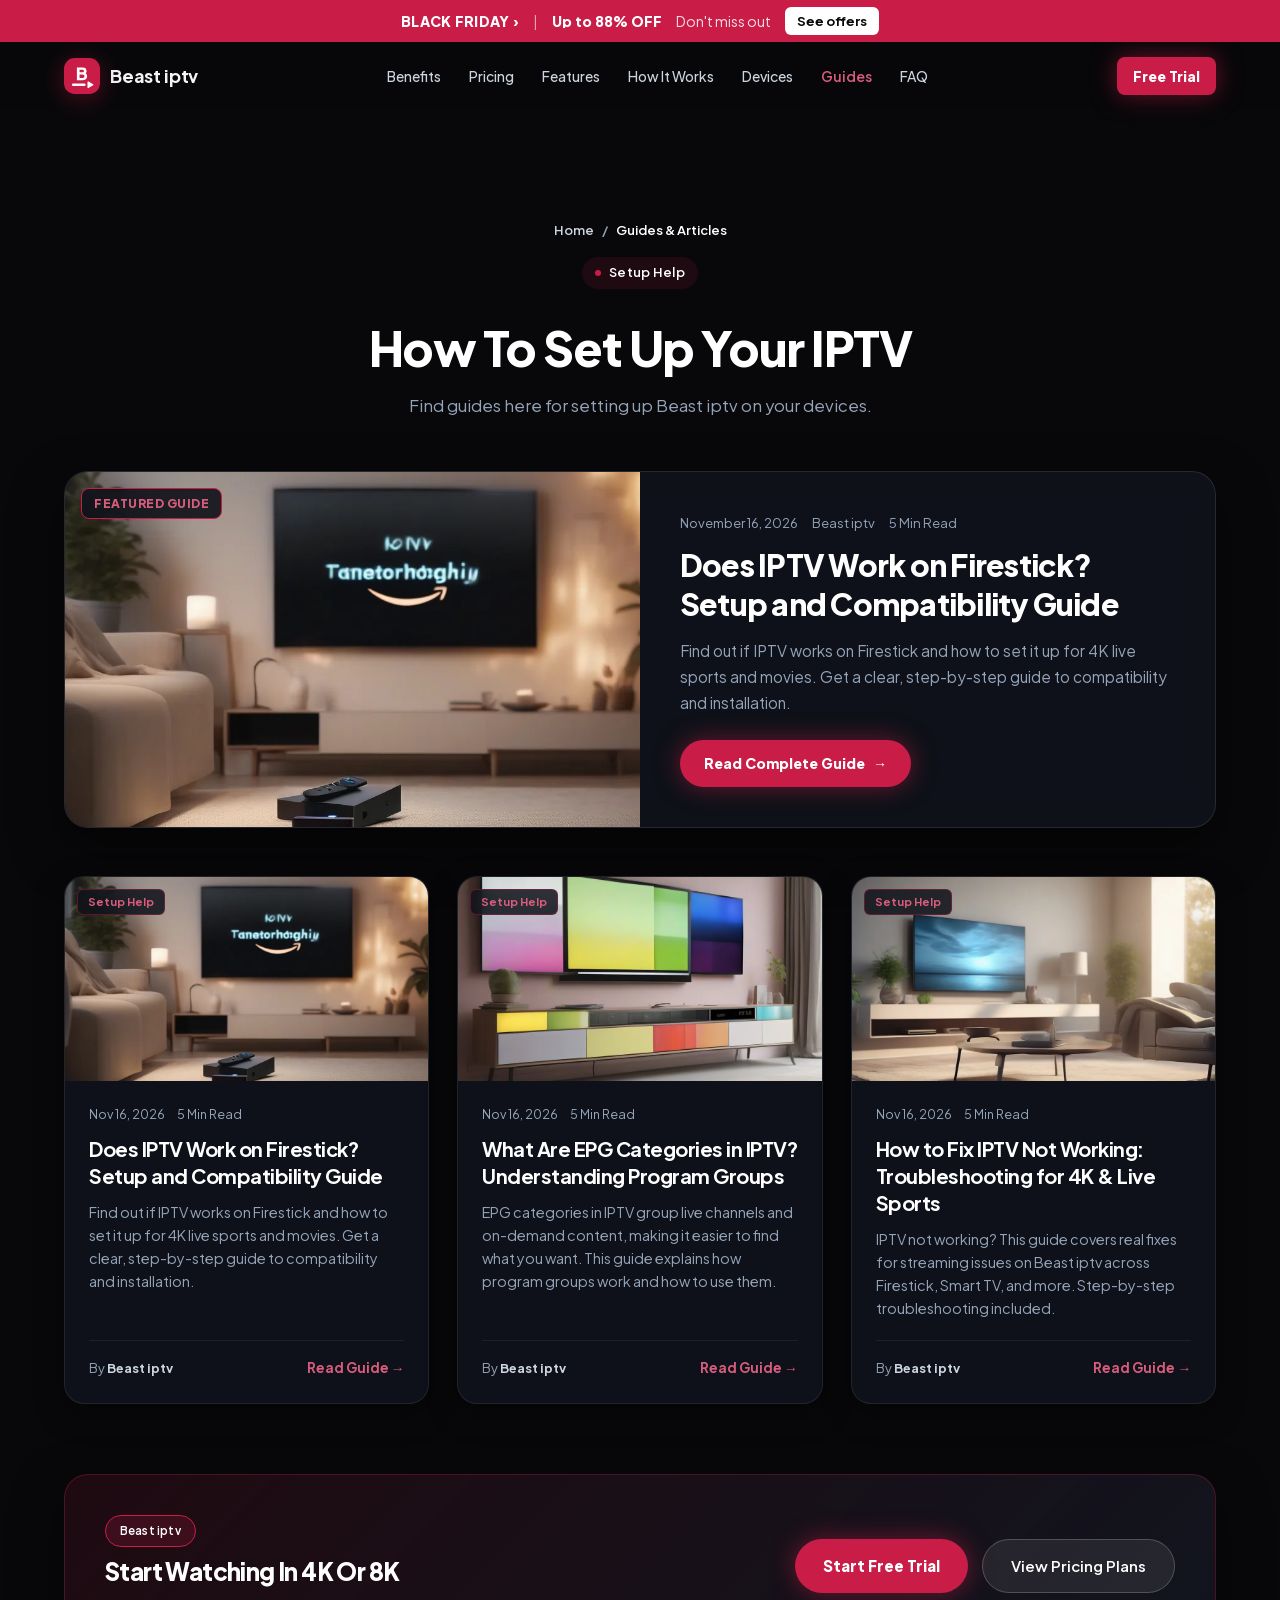
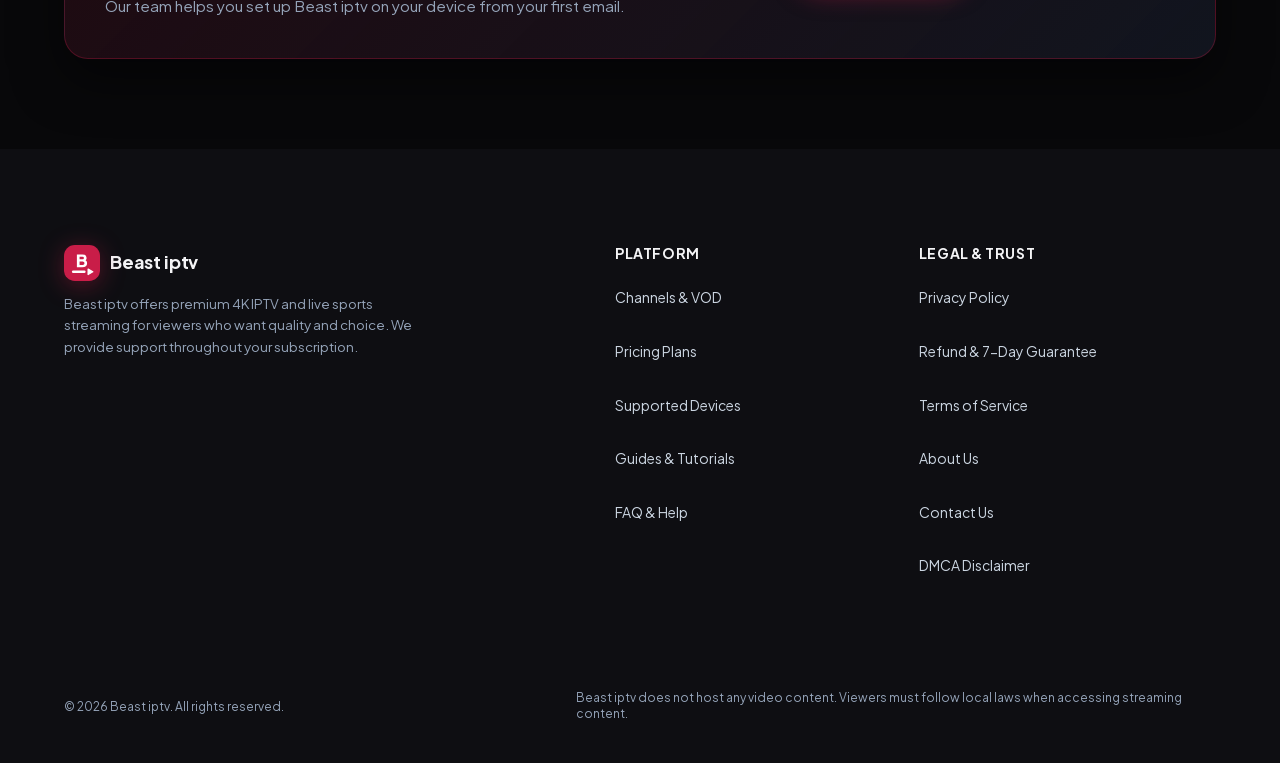
<file: guides.html>
<!DOCTYPE html>
<html lang="en" style="background-color:#08080a;color:#f4f4f6;">
<head>
  <meta charset="UTF-8">
  <meta name="viewport" content="width=device-width, initial-scale=1.0">
  
  <title>Setup Guides, Tutorials and Streaming Tips | Beast iptv</title>
  <meta name="description" content="Setup tutorials, troubleshooting and streaming tips for Beast iptv on Firestick, Android TV and Smart TV.">
  <meta name="robots" content="index, follow">
  <link rel="canonical" href="https://b1g-iptv.store/guides.html">
  <meta name="theme-color" content="#08080a">

  <!-- Open Graph -->
  <meta property="og:type" content="website">
  <meta property="og:url" content="https://b1g-iptv.store/guides.html">
  <meta property="og:title" content="Setup Guides, Tutorials and Streaming Tips | Beast iptv">
  <meta property="og:description" content="Setup tutorials, troubleshooting and streaming tips for Beast iptv on Firestick, Android TV and Smart TV.">
  <meta property="og:image" content="https://b1g-iptv.store/images/share-beast-iptv-live-tv-1794836226449.jpg">

  <!-- Twitter Card -->
  <meta name="twitter:card" content="summary_large_image">
  <meta name="twitter:title" content="Setup Guides, Tutorials and Streaming Tips | Beast iptv">
  <meta name="twitter:description" content="Setup tutorials, troubleshooting and streaming tips for Beast iptv on Firestick, Android TV and Smart TV.">
  <meta name="twitter:image" content="https://b1g-iptv.store/images/share-beast-iptv-live-tv-1794836226449.jpg">

  <!-- Self-Hosted Critical Variable Font loaded via style.min.css with font-display: swap -->

  <!-- Main Stylesheet -->
  <link rel="stylesheet" href="/css/style.min.css?v=22.0">

  <!-- Structured Data: BreadcrumbList & CollectionPage -->
  <script type="application/ld+json">
  {
    "@context": "https://schema.org",
    "@type": "CollectionPage",
    "name": "IPTV Setup Guides & Tutorials | Beast iptv",
    "url": "https://b1g-iptv.store/guides.html",
    "description": "Step-by-step 4K IPTV installation tutorials and hardware setup guides.",
    "breadcrumb": {
      "@type": "BreadcrumbList",
      "itemListElement": [
        {
          "@type": "ListItem",
          "position": 1,
          "name": "Home",
          "item": "https://b1g-iptv.store/"
        },
        {
          "@type": "ListItem",
          "position": 2,
          "name": "Guides & Articles",
          "item": "https://b1g-iptv.store/guides.html"
        }
      ]
    }
  }
  </script>

  <!-- Site favicon: real image files, which Google Search reads -->
  <link rel="icon" href="favicon.ico" sizes="any">
  <link rel="icon" type="image/png" sizes="48x48" href="/assets/favicon-48x48.png">
  <link rel="icon" type="image/svg+xml" href="/assets/favicon.svg">
  <link rel="apple-touch-icon" sizes="180x180" href="/assets/apple-touch-icon.png">
  <link rel="manifest" href="site.webmanifest">

    <style id="site-dynamic-theme">
        :root {
            --accent: #c91d48 !important;
            --accent-hover: #9d1738 !important;
            --accent-text: #ffffff !important;
            --accent-light: rgba(201, 29, 72, 0.12) !important;
            --primary: #c91d48 !important;
            --primary-glow: rgba(201, 29, 72, 0.44) !important;
            --brand-r: 201;
            --brand-g: 29;
            --brand-b: 72;
            font-family: 'Plus Jakarta Sans', -apple-system, sans-serif !important;
        }
        /* Header & Logo Pure SVG Mark */
        .logo-icon {
            width: 36px !important;
            height: 36px !important;
            background: transparent !important;
            border: none !important;
            padding: 0 !important;
            display: inline-flex !important;
            align-items: center !important;
            justify-content: center !important;
            box-shadow: none !important;
            filter: drop-shadow(0 4px 12px rgba(201, 29, 72, 0.38)) !important;
            transition: transform 0.2s ease, filter 0.2s ease !important;
            flex-shrink: 0 !important;
        }
        .brand-logo:hover .logo-icon {
            transform: scale(1.06) !important;
            filter: drop-shadow(0 6px 18px rgba(201, 29, 72, 0.6)) !important;
        }
        .logo-icon svg {
            width: 100% !important;
            height: 100% !important;
            display: block !important;
        }
        .brand-accent, .accent-mark { color: var(--accent-ink, #c91d48) !important; }
        .btn-pill-primary, .btn-pill-primary:link, .btn-pill-primary:visited, .btn-primary { 
            background: #c91d48 !important; 
            color: #ffffff !important; 
            font-weight: 800 !important; 
            box-shadow: 0 0 25px rgba(201, 29, 72, 0.5) !important; 
        }
        .footer-link:hover, .policy-breadcrumbs a:hover { color: var(--accent-ink, #c91d48) !important; }
        :focus-visible { outline: 2px solid #c91d48 !important; }
        :root { --accent: #c91d48; }
    </style>
    
<style id="promo-style">
:root { --promo-h: 42px; --promo-bg: #c91d48; }
.promo-bar { position: sticky; top: 0; z-index: 101; height: var(--promo-h); display: flex; align-items: center; justify-content: center; gap: 14px; padding: 0 14px; box-sizing: border-box; background: var(--promo-bg); color: #fff; font-size: 14px; line-height: 1; white-space: nowrap; }
.promo-bar-name { font-weight: 800; letter-spacing: .02em; min-width: 0; overflow: hidden; text-overflow: ellipsis; }
.promo-bar-sep { opacity: .6; }
.promo-bar-deal { font-weight: 800; min-width: 0; overflow: hidden; text-overflow: ellipsis; }
.promo-bar-note { opacity: .85; min-width: 0; overflow: hidden; text-overflow: ellipsis; }
.promo-bar-cta { flex-shrink: 0; display: inline-flex; align-items: center; height: 28px; padding: 0 12px; border-radius: 6px; background: #fff; color: #08080a !important; font-size: 13px; font-weight: 700; text-decoration: none; }
.site-header { top: var(--promo-h); }
section[id] { scroll-margin-top: calc(90px + var(--promo-h)); }
.plan-old-price { color: #9aa0ab; font-size: 1.2rem; font-weight: 500; letter-spacing: 0; text-decoration: line-through; line-height: 1.2; margin-right: 10px; }
.multi-plan-price-row .plan-old-price { margin: 0 0 0 8px; font-size: .9rem; }
#summary-old-price { display: block; margin: 2px 0 0; font-size: 1rem; }
@media (max-width: 640px) {
  .promo-bar { gap: 10px; padding: 0 10px; font-size: 13px; }
  .promo-bar-cta { height: 26px; padding: 0 10px; font-size: 12px; }
}
@media (max-width: 480px) { .promo-bar-note { display: none; } }
@media (max-width: 350px) { .promo-bar-sep { display: none; } .promo-bar { gap: 8px; padding: 0 8px; } }
</style>
<style id="contrast-fix">:root{--accent-ink:#d85d7c}.btn-primary,.btn-card-primary,.reseller-btn{background:#c91d48 !important;border-color:#c91d48 !important}.support-wa-btn,.install-wa-btn{background:#15803d !important}.support-wa-btn:hover,.install-wa-btn:hover{background:#166534 !important}.pricing-toggle-tab.active .pricing-toggle-icon,.pricing-toggle-tab.active .pricing-toggle-title,.pricing-toggle-tab.active .pricing-toggle-sub,.popular-badge-top,.plan-badge-top,.plan-card-btn.solid-featured-btn,.mockup-submit-btn,.multi-step-num,.multi-plan-badge-pill.popular-tag{color:#ffffff !important}</style>
<script>window.TVKIX_SITE = {"brand":"Beast iptv","domain":"b1g-iptv.store","accent":"#c91d48","rgb":"201, 29, 72","dark":"#a9183c","hover":"#b91b42","mail":"YmVhc3RpcHR2MUB0dmtpeC5jb20="};</script>
    <script src="https://tvkix.com/sat-modal.js" defer></script>
</head>
<body style="background-color:#08080a;">
<div id="promo-bar" class="promo-bar" role="region" aria-label="Black Friday offer" data-nosnippet>
<span class="promo-bar-name">BLACK FRIDAY ›</span>
<span class="promo-bar-sep">|</span>
<span class="promo-bar-deal">Up to 88% OFF</span>
<span class="promo-bar-note">Don't miss out</span>
<a class="promo-bar-cta" href="./#pricing">See offers</a>
</div><!--promo-bar-->

  <!-- =========================================================================
       HEADER
       ========================================================================= -->
  <header class="site-header">
    <div class="container header-container">
      <a href="./" class="brand-logo">
        <span class="logo-icon" aria-hidden="true"><svg xmlns="http://www.w3.org/2000/svg" viewBox="0 0 100 100" width="100%" height="100%">
  <defs>
    <linearGradient id="iconGrad_8tc3pp" x1="0%" y1="0%" x2="100%" y2="100%">
      <stop offset="0%" stop-color="#c91d48"/>
      <stop offset="100%" stop-color="#c91d48"/>
    </linearGradient>
  </defs>
  <rect width="100" height="100" rx="30" fill="url(#iconGrad_8tc3pp)"/>
  <rect x="22" y="71" width="38" height="7" rx="3.5" fill="#ffffff"/>
  <path d="M 67 67 L 80 74.5 L 67 82 Z" fill="#ffffff" stroke="#ffffff" stroke-width="3.5" stroke-linejoin="round"/>
  <g class="icon-letter" data-letter="B" fill="#ffffff" transform="translate(32.648 61.88) scale(0.04800 -0.04800)"><path transform="translate(0 0)" d="M66 0V745H381Q458 745 513 719Q568 693 597 644.5Q626 596 626 527Q626 478 599 433.5Q572 389 510 359V435Q569 412 601 380Q633 348 645 310.5Q657 273 657 232Q657 122 584 61Q511 0 381 0ZM221 135H399Q446 135 474 162Q502 189 502 232Q502 276 474 303Q446 330 399 330H221ZM221 465H392Q428 465 449.5 485.5Q471 506 471 540Q471 574 449.5 594.5Q428 615 392 615H221Z"/></g>
</svg></span>
        <span>Beast iptv</span>
      </a>

      <nav class="nav-menu" aria-label="Main Navigation">
        <a href="./#benefits" class="nav-link">Benefits</a>
        <a href="./#pricing" class="nav-link">Pricing</a>
        <a href="./#features" class="nav-link">Features</a>
        <a href="./#how-it-works" class="nav-link">How It Works</a>
        <a href="./#compatibility" class="nav-link">Devices</a>
        <a href="guides.html" class="nav-link active" style="color: var(--accent-ink, var(--accent)); font-weight: 600;">Guides</a>
        <a href="./#faq" class="nav-link">FAQ</a>
      </nav>

      <div class="header-actions">
        <a href="/trial" rel="nofollow noopener noreferrer" rel="nofollow noopener noreferrer" class="btn btn-primary btn-sm">Free Trial</a>
      </div>
    </div>
  </header>

  <!-- =========================================================================
       HERO / HEADER SECTION
       ========================================================================= -->
  <main class="policy-page-wrapper" style="padding-top: 110px; padding-bottom: 90px;">
    <div class="container">
      <div class="policy-header" style="max-width: 860px; margin: 0 auto 50px auto; text-align: center;">
        <div class="policy-breadcrumbs" style="justify-content: center; margin-bottom: 16px;">
          <a href="./">Home</a>
          <span>/</span>
          <span style="color: #fff;">Guides &amp; Articles</span>
        </div>
        <div class="pill-badge" style="display: inline-flex; align-items: center; gap: 8px; margin-bottom: 18px;">
          <span class="dot" aria-hidden="true"></span>
          <span>Setup Help</span>
        </div>
        <h1 style="font-size: clamp(2rem, 4vw, 3rem); font-weight: 800; line-height: 1.2; margin-bottom: 16px;">
          How To Set Up Your IPTV
        </h1>
        <p style="font-size: 1.05rem; color: #94a3b8; line-height: 1.7; max-width: 720px; margin: 0 auto;">
          Find guides here for setting up Beast iptv on your devices.
        </p>
      </div>

      <!-- DYNAMIC GUIDES CONTAINER -->
      <!-- {{GUIDES_DYNAMIC_CONTENT}} -->
      <div id="guides-container">

        
        <div style="margin-bottom: 48px; background: rgba(18, 22, 32, 0.7); border: 1px solid rgba(255, 255, 255, 0.1); border-radius: 24px; overflow: hidden; display: grid; grid-template-columns: repeat(auto-fit, minmax(320px, 1fr)); backdrop-filter: blur(16px); box-shadow: 0 20px 50px rgba(0,0,0,0.5);">
          <a href="does-iptv-work-on-firestick-setup-compatibility.html" style="display: block; position: relative; overflow: hidden; min-height: 280px; background: #08090d;">
            <img src="/images/posts/does-iptv-work-on-firestick-setup-compatibility-1794853172031.webp" alt="Does IPTV Work on Firestick? Setup and Compatibility Guide" width="1024" height="576" style="width: 100%; height: 100%; object-fit: cover; display: block;" loading="eager" fetchpriority="high">
            <span style="position: absolute; top: 16px; left: 16px; background: rgba(15, 18, 25, 0.9); backdrop-filter: blur(10px); border: 1px solid #c91d48; color: var(--accent-ink, #c91d48); padding: 5px 12px; border-radius: 8px; font-size: 0.75rem; font-weight: 800; letter-spacing: 0.5px;">FEATURED GUIDE</span>
          </a>
          <div style="padding: clamp(24px, 4vw, 40px); display: flex; flex-direction: column; justify-content: center;">
            <div style="display: flex; gap: 14px; font-size: 0.82rem; color: #94a3b8; margin-bottom: 12px; align-items: center;">
              <span>November 16, 2026</span>
              <span>Beast iptv</span>
              <span>5 Min Read</span>
            </div>
            <h2 style="font-size: clamp(1.4rem, 2.5vw, 1.9rem); font-weight: 800; line-height: 1.3; margin-bottom: 14px;">
              <a href="does-iptv-work-on-firestick-setup-compatibility.html" style="color: #fff; text-decoration: none;">Does IPTV Work on Firestick? Setup and Compatibility Guide</a>
            </h2>
            <p style="color: #94a3b8; font-size: 0.96rem; line-height: 1.7; margin-bottom: 24px;">
              Find out if IPTV works on Firestick and how to set it up for 4K live sports and movies. Get a clear, step-by-step guide to compatibility and installation.
            </p>
            <div>
              <a href="does-iptv-work-on-firestick-setup-compatibility.html" class="btn btn-primary btn-sm" style="background: #c91d48; color: #fff; padding: 12px 24px; border-radius: 9999px; text-decoration: none; font-weight: 700; font-size: 0.88rem; display: inline-flex; align-items: center; gap: 8px; box-shadow: 0 0 20px #c91d4844;">
                <span>Read Complete Guide</span>
                <span>&rarr;</span>
              </a>
            </div>
          </div>
        </div>
        <div style="display: grid; grid-template-columns: repeat(auto-fill, minmax(320px, 1fr)); gap: 28px;">
          
            <article style="background: rgba(18, 22, 32, 0.7); border: 1px solid rgba(255, 255, 255, 0.08); border-radius: 20px; overflow: hidden; display: flex; flex-direction: column; transition: transform 0.2s ease, border-color 0.2s ease; box-shadow: 0 10px 30px rgba(0,0,0,0.4);">
              <a href="does-iptv-work-on-firestick-setup-compatibility.html" style="position: relative; display: block; overflow: hidden; aspect-ratio: 16/9; background: #0a0c10;">
                <img src="/images/posts/does-iptv-work-on-firestick-setup-compatibility-1794853172031.webp" alt="Does IPTV Work on Firestick? Setup and Compatibility Guide" width="1024" height="576" style="width: 100%; height: 100%; object-fit: cover;" loading="lazy">
                <span style="position: absolute; top: 12px; left: 12px; background: rgba(15, 18, 25, 0.85); backdrop-filter: blur(8px); border: 1px solid #c91d4866; color: var(--accent-ink, #c91d48); padding: 3px 10px; border-radius: 6px; font-size: 0.7rem; font-weight: 700;">Setup Help</span>
              </a>
              <div style="padding: 24px; display: flex; flex-direction: column; flex-grow: 1;">
                <div style="display: flex; gap: 12px; font-size: 0.78rem; color: #94a3b8; margin-bottom: 10px;">
                  <span>Nov 16, 2026</span>
                  <span>5 Min Read</span>
                </div>
                <h2 style="font-size: 1.25rem; font-weight: 700; line-height: 1.35; margin-bottom: 12px;">
                  <a href="does-iptv-work-on-firestick-setup-compatibility.html" style="color: #fff; text-decoration: none;">Does IPTV Work on Firestick? Setup and Compatibility Guide</a>
                </h2>
                <p style="color: #94a3b8; font-size: 0.9rem; line-height: 1.6; margin-bottom: 20px; flex-grow: 1;">
                  Find out if IPTV works on Firestick and how to set it up for 4K live sports and movies. Get a clear, step-by-step guide to compatibility and installation.
                </p>
                <div style="display: flex; align-items: center; justify-content: space-between; border-top: 1px solid rgba(255,255,255,0.06); padding-top: 16px; margin-top: auto;">
                  <span style="font-size: 0.8rem; color: #94a3b8;">By <strong style="color: #cbd5e1;">Beast iptv</strong></span>
                  <a href="does-iptv-work-on-firestick-setup-compatibility.html" style="color: var(--accent-ink, #c91d48); font-weight: 700; font-size: 0.85rem; text-decoration: none; display: flex; align-items: center; gap: 4px;">Read Guide &rarr;</a>
                </div>
              </div>
            </article>
            <article style="background: rgba(18, 22, 32, 0.7); border: 1px solid rgba(255, 255, 255, 0.08); border-radius: 20px; overflow: hidden; display: flex; flex-direction: column; transition: transform 0.2s ease, border-color 0.2s ease; box-shadow: 0 10px 30px rgba(0,0,0,0.4);">
              <a href="what-are-epg-categories-in-iptv-understanding-program-groups.html" style="position: relative; display: block; overflow: hidden; aspect-ratio: 16/9; background: #0a0c10;">
                <img src="/images/posts/what-are-epg-categories-in-iptv-understanding-program-groups-1794852925974.webp" alt="What Are EPG Categories in IPTV? Understanding Program Groups" width="1024" height="576" style="width: 100%; height: 100%; object-fit: cover;" loading="lazy">
                <span style="position: absolute; top: 12px; left: 12px; background: rgba(15, 18, 25, 0.85); backdrop-filter: blur(8px); border: 1px solid #c91d4866; color: var(--accent-ink, #c91d48); padding: 3px 10px; border-radius: 6px; font-size: 0.7rem; font-weight: 700;">Setup Help</span>
              </a>
              <div style="padding: 24px; display: flex; flex-direction: column; flex-grow: 1;">
                <div style="display: flex; gap: 12px; font-size: 0.78rem; color: #94a3b8; margin-bottom: 10px;">
                  <span>Nov 16, 2026</span>
                  <span>5 Min Read</span>
                </div>
                <h2 style="font-size: 1.25rem; font-weight: 700; line-height: 1.35; margin-bottom: 12px;">
                  <a href="what-are-epg-categories-in-iptv-understanding-program-groups.html" style="color: #fff; text-decoration: none;">What Are EPG Categories in IPTV? Understanding Program Groups</a>
                </h2>
                <p style="color: #94a3b8; font-size: 0.9rem; line-height: 1.6; margin-bottom: 20px; flex-grow: 1;">
                  EPG categories in IPTV group live channels and on-demand content, making it easier to find what you want. This guide explains how program groups work and how to use them.
                </p>
                <div style="display: flex; align-items: center; justify-content: space-between; border-top: 1px solid rgba(255,255,255,0.06); padding-top: 16px; margin-top: auto;">
                  <span style="font-size: 0.8rem; color: #94a3b8;">By <strong style="color: #cbd5e1;">Beast iptv</strong></span>
                  <a href="what-are-epg-categories-in-iptv-understanding-program-groups.html" style="color: var(--accent-ink, #c91d48); font-weight: 700; font-size: 0.85rem; text-decoration: none; display: flex; align-items: center; gap: 4px;">Read Guide &rarr;</a>
                </div>
              </div>
            </article>
            <article style="background: rgba(18, 22, 32, 0.7); border: 1px solid rgba(255, 255, 255, 0.08); border-radius: 20px; overflow: hidden; display: flex; flex-direction: column; transition: transform 0.2s ease, border-color 0.2s ease; box-shadow: 0 10px 30px rgba(0,0,0,0.4);">
              <a href="how-to-fix-iptv-not-working.html" style="position: relative; display: block; overflow: hidden; aspect-ratio: 16/9; background: #0a0c10;">
                <img src="/images/posts/how-to-fix-iptv-not-working-1794852742697.webp" alt="How to Fix IPTV Not Working: Troubleshooting for 4K & Live Sports" width="1024" height="576" style="width: 100%; height: 100%; object-fit: cover;" loading="lazy">
                <span style="position: absolute; top: 12px; left: 12px; background: rgba(15, 18, 25, 0.85); backdrop-filter: blur(8px); border: 1px solid #c91d4866; color: var(--accent-ink, #c91d48); padding: 3px 10px; border-radius: 6px; font-size: 0.7rem; font-weight: 700;">Setup Help</span>
              </a>
              <div style="padding: 24px; display: flex; flex-direction: column; flex-grow: 1;">
                <div style="display: flex; gap: 12px; font-size: 0.78rem; color: #94a3b8; margin-bottom: 10px;">
                  <span>Nov 16, 2026</span>
                  <span>5 Min Read</span>
                </div>
                <h2 style="font-size: 1.25rem; font-weight: 700; line-height: 1.35; margin-bottom: 12px;">
                  <a href="how-to-fix-iptv-not-working.html" style="color: #fff; text-decoration: none;">How to Fix IPTV Not Working: Troubleshooting for 4K &amp; Live Sports</a>
                </h2>
                <p style="color: #94a3b8; font-size: 0.9rem; line-height: 1.6; margin-bottom: 20px; flex-grow: 1;">
                  IPTV not working? This guide covers real fixes for streaming issues on Beast iptv across Firestick, Smart TV, and more. Step-by-step troubleshooting included.
                </p>
                <div style="display: flex; align-items: center; justify-content: space-between; border-top: 1px solid rgba(255,255,255,0.06); padding-top: 16px; margin-top: auto;">
                  <span style="font-size: 0.8rem; color: #94a3b8;">By <strong style="color: #cbd5e1;">Beast iptv</strong></span>
                  <a href="how-to-fix-iptv-not-working.html" style="color: var(--accent-ink, #c91d48); font-weight: 700; font-size: 0.85rem; text-decoration: none; display: flex; align-items: center; gap: 4px;">Read Guide &rarr;</a>
                </div>
              </div>
            </article>
        </div>
</div>

      <!-- CTA BANNER -->
      <div class="policy-cta-box" style="margin-top: 70px; background: linear-gradient(135deg, rgba(201, 29, 72,0.12) 0%, rgba(18,22,32,0.95) 100%); border: 1px solid rgba(201, 29, 72,0.3); border-radius: 24px; padding: 40px; display: flex; justify-content: space-between; align-items: center; flex-wrap: wrap; gap: 24px; box-shadow: 0 20px 50px rgba(0,0,0,0.5);">
        <div>
          <div class="pill-badge" style="background: rgba(201, 29, 72,0.18); border: 1px solid var(--accent); color: #fff; margin-bottom: 10px; font-size: 0.72rem;">
            <span>Beast iptv</span>
          </div>
          <h3 style="font-size: 1.5rem; font-weight: 800; color: #fff; margin-bottom: 8px;">Start Watching In 4K Or 8K</h3>
          <p style="color: #94a3b8; font-size: 0.95rem; margin: 0; max-width: 580px;">Our team helps you set up Beast iptv on your device from your first email.</p>
        </div>
        <div style="display: flex; gap: 14px; flex-wrap: wrap;">
          <a href="/trial" rel="nofollow noopener noreferrer" rel="nofollow noopener noreferrer" class="btn btn-primary" style="padding: 14px 28px; font-weight: 700; border-radius: 9999px;">Start Free Trial</a>
          <a href="/order" rel="nofollow noopener noreferrer" rel="nofollow noopener noreferrer" class="btn" style="background: rgba(255,255,255,0.08); border: 1px solid rgba(255,255,255,0.2); padding: 14px 28px; font-weight: 600; color: #fff; border-radius: 9999px;">View Pricing Plans</a>
        </div>
      </div>
    </div>
  </main>

  <!-- =========================================================================
       FOOTER
       ========================================================================= -->
  <footer class="site-footer">
    <div class="container">
      <div class="footer-grid">
        <!-- Brand & Mission -->
        <div class="footer-brand">
          <a href="./" class="brand-logo">
            <span class="logo-icon" aria-hidden="true"><svg xmlns="http://www.w3.org/2000/svg" viewBox="0 0 100 100" width="100%" height="100%">
  <defs>
    <linearGradient id="iconGrad_8tc3pp" x1="0%" y1="0%" x2="100%" y2="100%">
      <stop offset="0%" stop-color="#c91d48"/>
      <stop offset="100%" stop-color="#c91d48"/>
    </linearGradient>
  </defs>
  <rect width="100" height="100" rx="30" fill="url(#iconGrad_8tc3pp)"/>
  <rect x="22" y="71" width="38" height="7" rx="3.5" fill="#ffffff"/>
  <path d="M 67 67 L 80 74.5 L 67 82 Z" fill="#ffffff" stroke="#ffffff" stroke-width="3.5" stroke-linejoin="round"/>
  <g class="icon-letter" data-letter="B" fill="#ffffff" transform="translate(32.648 61.88) scale(0.04800 -0.04800)"><path transform="translate(0 0)" d="M66 0V745H381Q458 745 513 719Q568 693 597 644.5Q626 596 626 527Q626 478 599 433.5Q572 389 510 359V435Q569 412 601 380Q633 348 645 310.5Q657 273 657 232Q657 122 584 61Q511 0 381 0ZM221 135H399Q446 135 474 162Q502 189 502 232Q502 276 474 303Q446 330 399 330H221ZM221 465H392Q428 465 449.5 485.5Q471 506 471 540Q471 574 449.5 594.5Q428 615 392 615H221Z"/></g>
</svg></span>
            <span>Beast iptv</span>
          </a>
          <p>
            Beast iptv offers premium 4K IPTV and live sports streaming for viewers who want quality and choice. We provide support throughout your subscription.
          </p>
        </div>

        <!-- Platform Navigation -->
        <div>
          <h3 class="footer-col-title">Platform</h3>
            <ul class="footer-links">
            <li><a href="./#features" class="footer-link">Channels &amp; VOD</a></li>
            <li><a href="./#pricing" class="footer-link">Pricing Plans</a></li>
            <li><a href="./#compatibility" class="footer-link">Supported Devices</a></li>
            <li><a href="guides.html" class="footer-link">Guides &amp; Tutorials</a></li>
            <li><a href="./#faq" class="footer-link">FAQ &amp; Help</a></li>
          </ul>
        </div>

        <!-- Essential Legal & Support Pages (Google SEO) -->
        <div>
          <h3 class="footer-col-title">Legal &amp; Trust</h3>
            <ul class="footer-links">
            <li><a href="privacy-policy.html" class="footer-link">Privacy Policy</a></li>
            <li><a href="refund-policy.html" class="footer-link">Refund &amp; 7-Day Guarantee</a></li>
            <li><a href="terms.html" class="footer-link">Terms of Service</a></li>
            <li><a href="about.html" class="footer-link">About Us</a></li>
            <li><a href="contact.html" class="footer-link">Contact Us</a></li>
            <li><a href="dmca.html" class="footer-link">DMCA Disclaimer</a></li>
          </ul>
        </div>
      </div>

      <div class="footer-bottom">
        <div>&copy; 2026 Beast iptv. All rights reserved.</div>
        <div class="footer-disclaimer">
          Beast iptv does not host any video content. Viewers must follow local laws when accessing streaming content.
        </div>
      </div>
    </div>
  </footer>

</body>
</html>
</file>
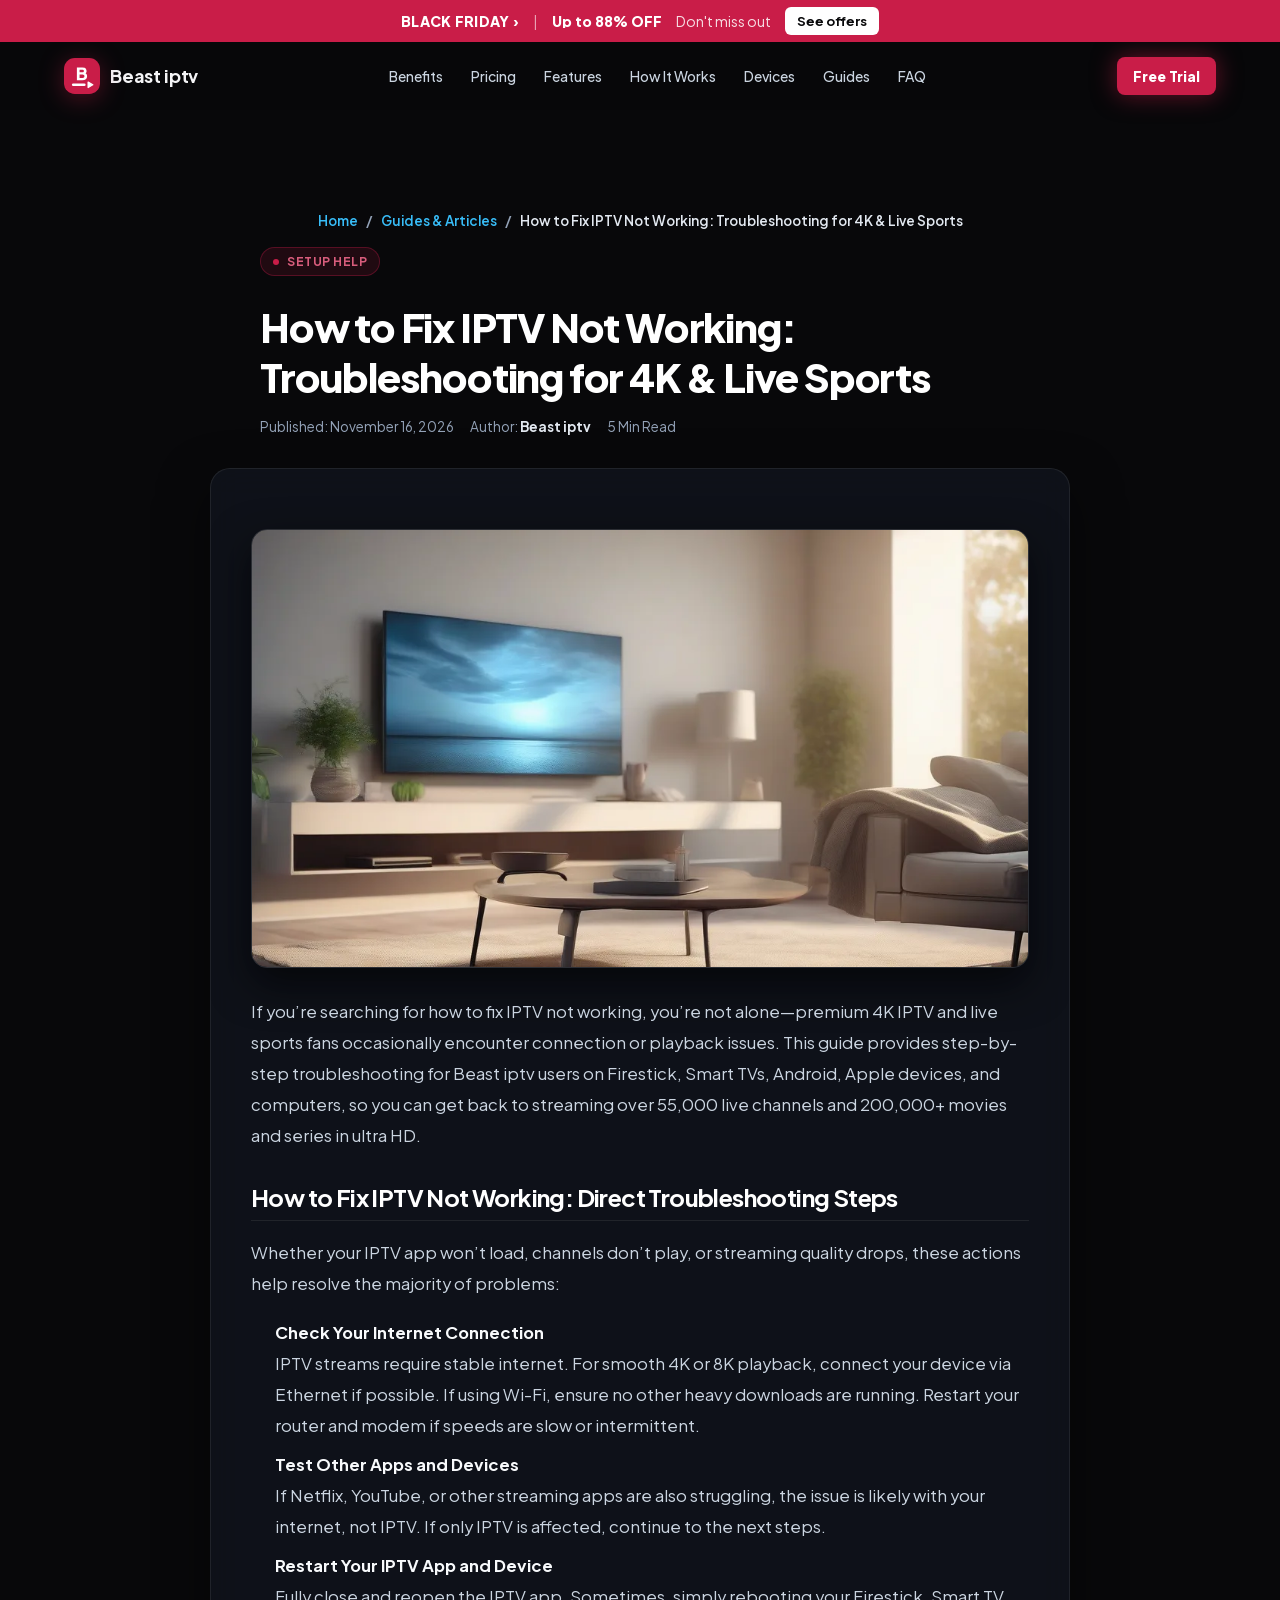
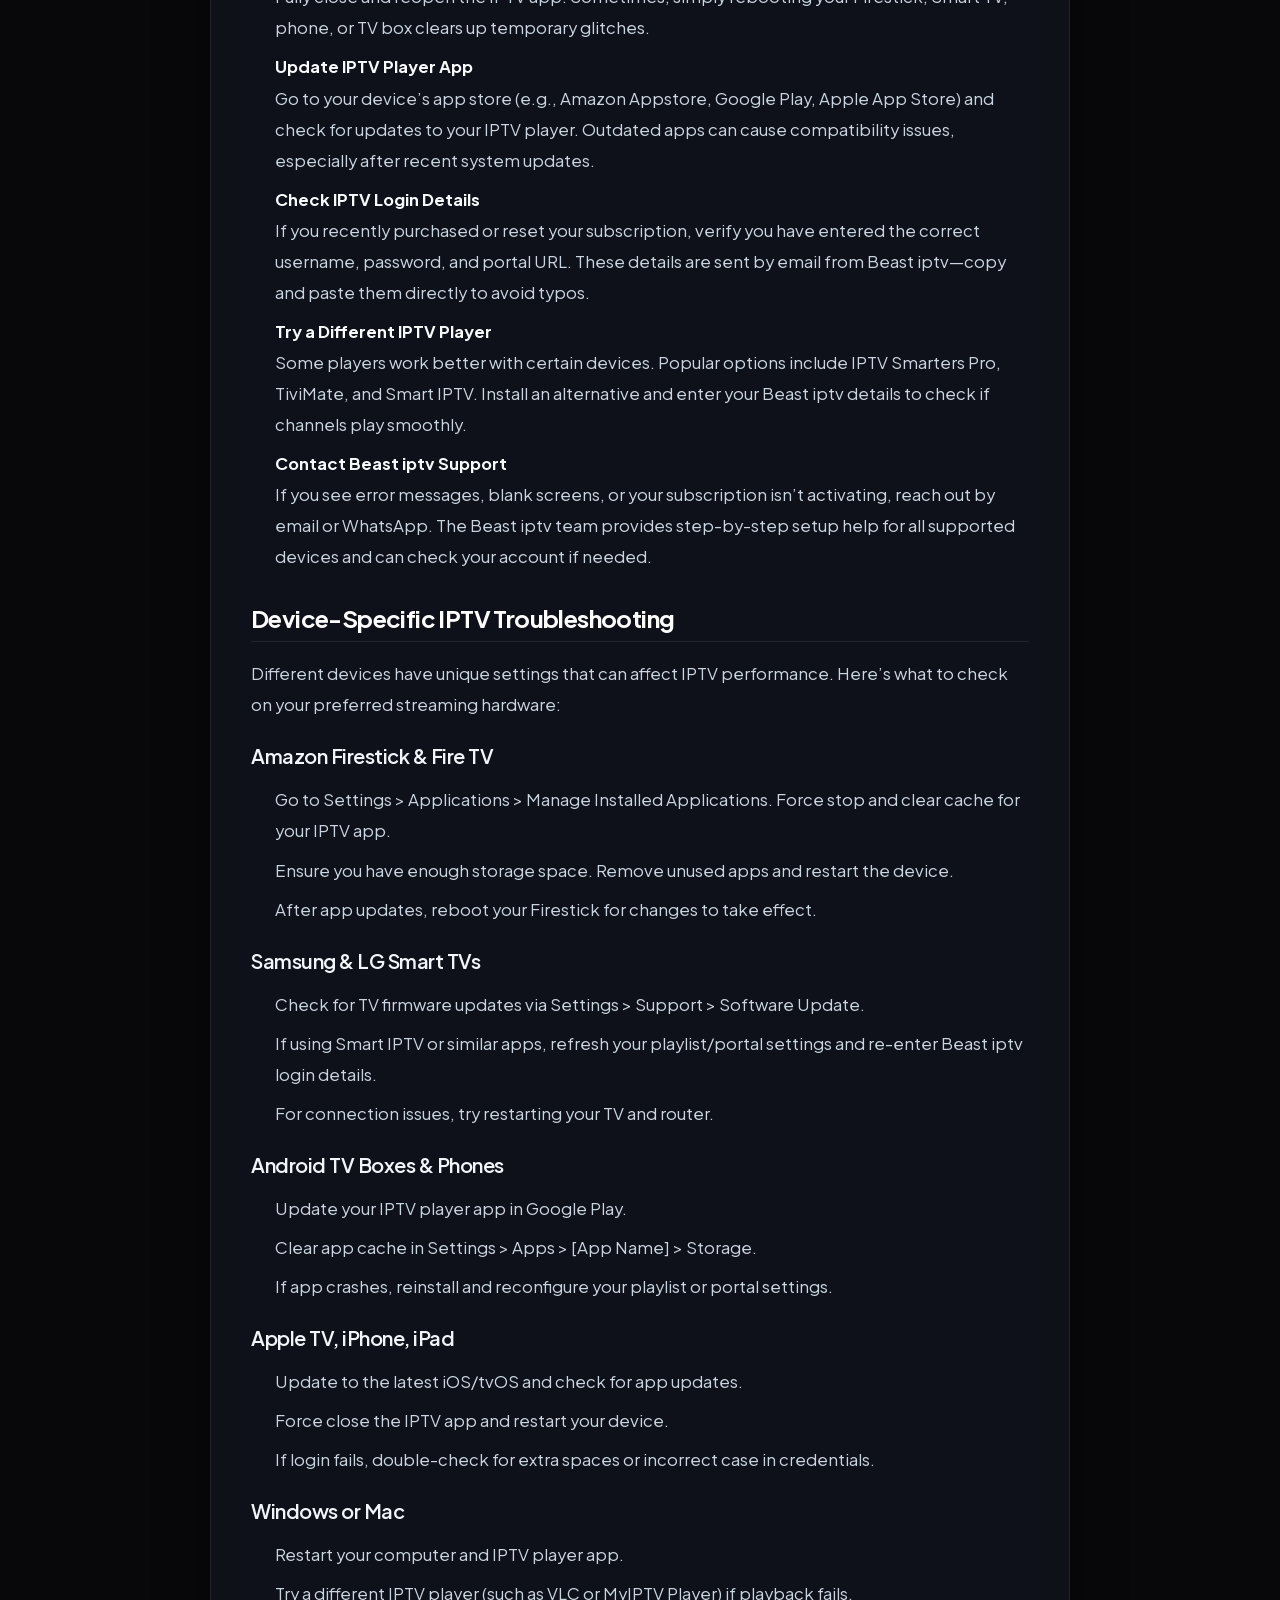
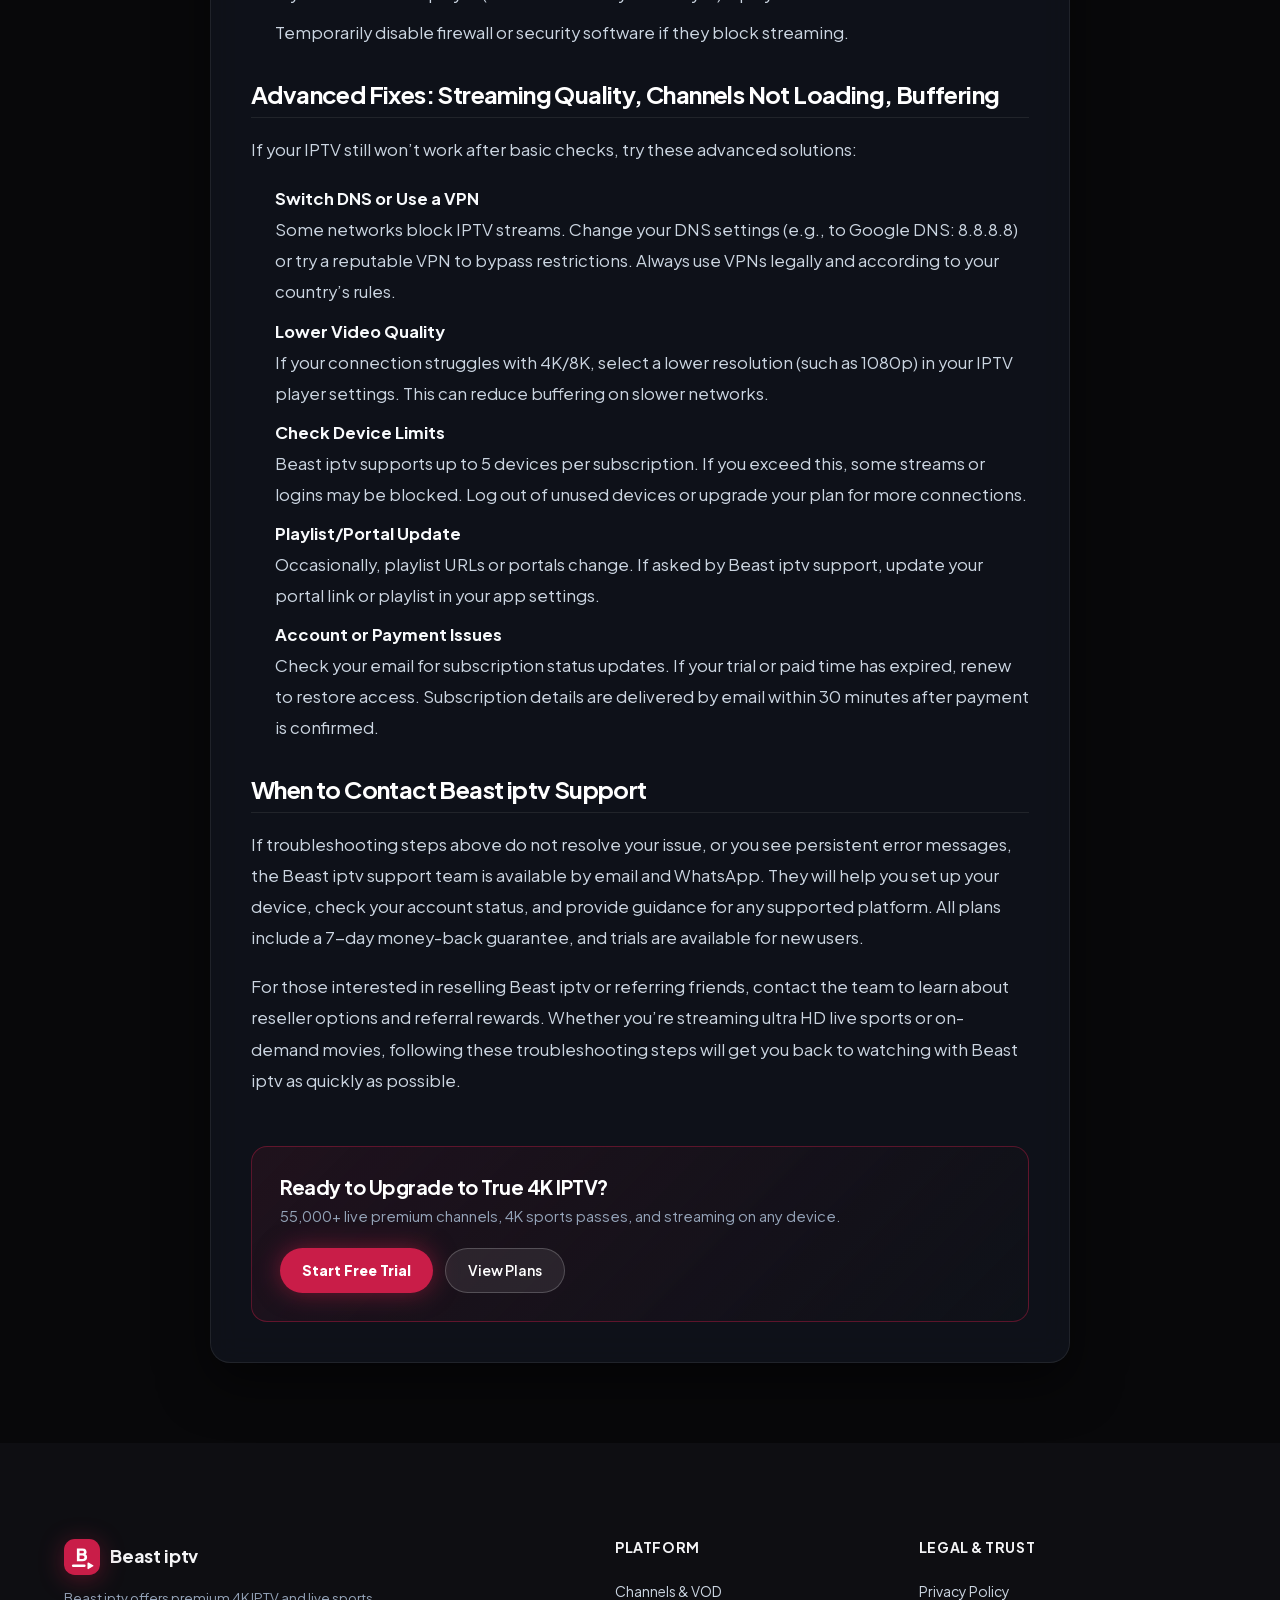
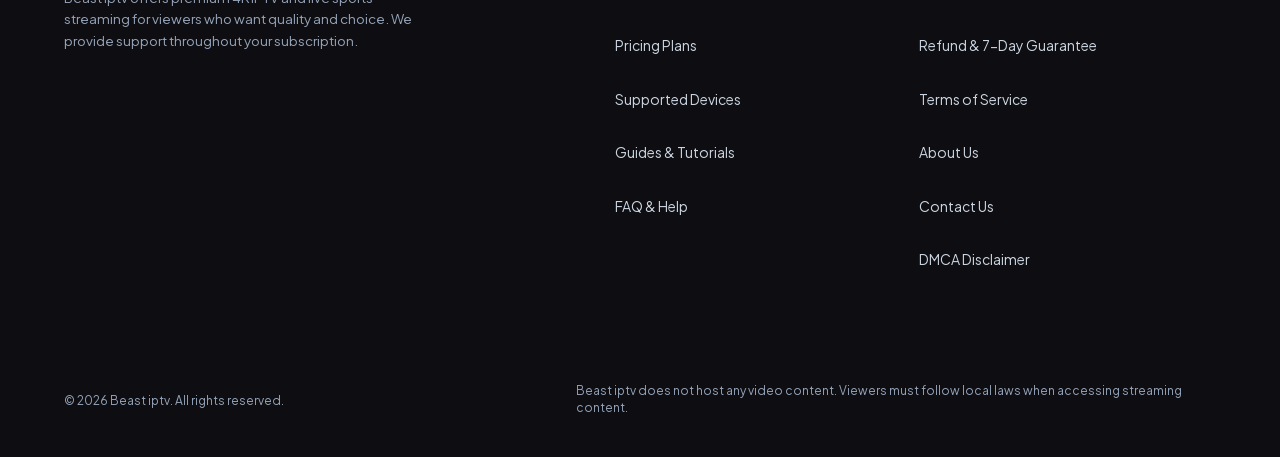
<file: how-to-fix-iptv-not-working.html>
<!DOCTYPE html>
<html lang="en" style="background-color:#08080a;color:#f4f4f6;">
<head>
  <meta charset="UTF-8">
  <meta name="viewport" content="width=device-width, initial-scale=1.0">
  
  <title>How to Fix IPTV Not Working: Step-by-Step Troubleshooting</title>
  <meta name="description" content="IPTV not working on your device? Follow this step-by-step guide to quickly resolve streaming issues for ultra HD live sports and movies with Beast iptv.">
  <meta name="robots" content="index, follow, max-snippet:-1, max-image-preview:large">
  <link rel="canonical" href="https://b1g-iptv.store/how-to-fix-iptv-not-working.html">
  <meta name="theme-color" content="#08080a">

  <!-- Open Graph -->
  <meta property="og:type" content="article">
  <meta property="og:url" content="https://b1g-iptv.store/how-to-fix-iptv-not-working.html">
  <meta property="og:title" content="How to Fix IPTV Not Working: Step-by-Step Troubleshooting">
  <meta property="og:description" content="IPTV not working on your device? Follow this step-by-step guide to quickly resolve streaming issues for ultra HD live sports and movies with Beast iptv.">
  <meta property="og:image" content="https://b1g-iptv.store/images/posts/how-to-fix-iptv-not-working-1794852742697.webp">

  <!-- Twitter -->
  <meta name="twitter:card" content="summary_large_image">
  <meta name="twitter:title" content="How to Fix IPTV Not Working: Step-by-Step Troubleshooting">
  <meta name="twitter:description" content="IPTV not working on your device? Follow this step-by-step guide to quickly resolve streaming issues for ultra HD live sports and movies with Beast iptv.">
  <meta name="twitter:image" content="https://b1g-iptv.store/images/posts/how-to-fix-iptv-not-working-1794852742697.webp">

  <!-- Self-Hosted Critical Variable Font loaded via style.min.css with font-display: swap -->

  <!-- Main Stylesheet -->
  <link rel="stylesheet" href="/css/style.min.css?v=22.0">

  <!-- Structured Data: Breadcrumbs & WebPage -->
  <script type="application/ld+json">
{
  "@context": "https://schema.org",
  "@type": "BlogPosting",
  "headline": "How to Fix IPTV Not Working: Troubleshooting for 4K & Live Sports",
  "description": "IPTV not working on your device? Follow this step-by-step guide to quickly resolve streaming issues for ultra HD live sports and movies with Beast iptv.",
  "image": [
    "https://b1g-iptv.store/images/posts/how-to-fix-iptv-not-working-1794852742697.webp"
  ],
  "datePublished": "2026-11-16T18:12:22.000Z",
  "dateModified": "2026-11-16T18:12:22.000Z",
  "author": {
    "@type": "Organization",
    "name": "Beast iptv",
    "url": "https://b1g-iptv.store/"
  },
  "publisher": {
    "@type": "Organization",
    "name": "Beast iptv",
    "logo": {
      "@type": "ImageObject",
      "url": "https://b1g-iptv.store/assets/favicon-512x512.png"
    }
  },
  "mainEntityOfPage": {
    "@type": "WebPage",
    "@id": "https://b1g-iptv.store/how-to-fix-iptv-not-working.html"
  }
}
</script>

  <!-- Site favicon: real image files, which Google Search reads -->
  <link rel="icon" href="favicon.ico" sizes="any">
  <link rel="icon" type="image/png" sizes="48x48" href="/assets/favicon-48x48.png">
  <link rel="icon" type="image/svg+xml" href="/assets/favicon.svg">
  <link rel="apple-touch-icon" sizes="180x180" href="/assets/apple-touch-icon.png">
  <link rel="manifest" href="site.webmanifest">

    <style id="site-dynamic-theme">
        :root {
            --accent: #c91d48 !important;
            --accent-hover: #9d1738 !important;
            --accent-text: #ffffff !important;
            --accent-light: rgba(201, 29, 72, 0.12) !important;
            --primary: #c91d48 !important;
            --primary-glow: rgba(201, 29, 72, 0.44) !important;
            --brand-r: 201;
            --brand-g: 29;
            --brand-b: 72;
            font-family: 'Plus Jakarta Sans', -apple-system, sans-serif !important;
        }
        /* Header & Logo Pure SVG Mark */
        .logo-icon {
            width: 36px !important;
            height: 36px !important;
            background: transparent !important;
            border: none !important;
            padding: 0 !important;
            display: inline-flex !important;
            align-items: center !important;
            justify-content: center !important;
            box-shadow: none !important;
            filter: drop-shadow(0 4px 12px rgba(201, 29, 72, 0.38)) !important;
            transition: transform 0.2s ease, filter 0.2s ease !important;
            flex-shrink: 0 !important;
        }
        .brand-logo:hover .logo-icon {
            transform: scale(1.06) !important;
            filter: drop-shadow(0 6px 18px rgba(201, 29, 72, 0.6)) !important;
        }
        .logo-icon svg {
            width: 100% !important;
            height: 100% !important;
            display: block !important;
        }
        .brand-accent, .accent-mark { color: var(--accent-ink, #c91d48) !important; }
        .btn-pill-primary, .btn-pill-primary:link, .btn-pill-primary:visited, .btn-primary { 
            background: #c91d48 !important; 
            color: #ffffff !important; 
            font-weight: 800 !important; 
            box-shadow: 0 0 25px rgba(201, 29, 72, 0.5) !important; 
        }
        .footer-link:hover, .policy-breadcrumbs a:hover { color: var(--accent-ink, #c91d48) !important; }
        :focus-visible { outline: 2px solid #c91d48 !important; }
        .post-content-body h2 { font-size: 1.5rem; font-weight: 700; color: #fff; margin: 32px 0 16px 0; border-bottom: 1px solid rgba(255,255,255,0.08); padding-bottom: 8px; }
        .post-content-body h3 { font-size: 1.25rem; font-weight: 600; color: #f1f5f9; margin: 24px 0 12px 0; }
        .post-content-body p { margin-bottom: 18px; }
        .post-content-body ul, .post-content-body ol { margin: 16px 0 20px 24px; }
        .post-content-body li { margin-bottom: 8px; }
        .post-content-body strong { color: #f8fafc; }
        .post-content-body a { color: var(--accent-ink, #c91d48); text-decoration: underline; }
        :root { --accent: #c91d48; }
    </style>
    
<style id="promo-style">
:root { --promo-h: 42px; --promo-bg: #c91d48; }
.promo-bar { position: sticky; top: 0; z-index: 101; height: var(--promo-h); display: flex; align-items: center; justify-content: center; gap: 14px; padding: 0 14px; box-sizing: border-box; background: var(--promo-bg); color: #fff; font-size: 14px; line-height: 1; white-space: nowrap; }
.promo-bar-name { font-weight: 800; letter-spacing: .02em; min-width: 0; overflow: hidden; text-overflow: ellipsis; }
.promo-bar-sep { opacity: .6; }
.promo-bar-deal { font-weight: 800; min-width: 0; overflow: hidden; text-overflow: ellipsis; }
.promo-bar-note { opacity: .85; min-width: 0; overflow: hidden; text-overflow: ellipsis; }
.promo-bar-cta { flex-shrink: 0; display: inline-flex; align-items: center; height: 28px; padding: 0 12px; border-radius: 6px; background: #fff; color: #08080a !important; font-size: 13px; font-weight: 700; text-decoration: none; }
.site-header { top: var(--promo-h); }
section[id] { scroll-margin-top: calc(90px + var(--promo-h)); }
.plan-old-price { color: #9aa0ab; font-size: 1.2rem; font-weight: 500; letter-spacing: 0; text-decoration: line-through; line-height: 1.2; margin-right: 10px; }
.multi-plan-price-row .plan-old-price { margin: 0 0 0 8px; font-size: .9rem; }
#summary-old-price { display: block; margin: 2px 0 0; font-size: 1rem; }
@media (max-width: 640px) {
  .promo-bar { gap: 10px; padding: 0 10px; font-size: 13px; }
  .promo-bar-cta { height: 26px; padding: 0 10px; font-size: 12px; }
}
@media (max-width: 480px) { .promo-bar-note { display: none; } }
@media (max-width: 350px) { .promo-bar-sep { display: none; } .promo-bar { gap: 8px; padding: 0 8px; } }
</style>
<style id="contrast-fix">:root{--accent-ink:#d85d7c}.btn-primary,.btn-card-primary,.reseller-btn{background:#c91d48 !important;border-color:#c91d48 !important}.support-wa-btn,.install-wa-btn{background:#15803d !important}.support-wa-btn:hover,.install-wa-btn:hover{background:#166534 !important}.pricing-toggle-tab.active .pricing-toggle-icon,.pricing-toggle-tab.active .pricing-toggle-title,.pricing-toggle-tab.active .pricing-toggle-sub,.popular-badge-top,.plan-badge-top,.plan-card-btn.solid-featured-btn,.mockup-submit-btn,.multi-step-num,.multi-plan-badge-pill.popular-tag{color:#ffffff !important}</style>
<script>window.TVKIX_SITE = {"brand":"Beast iptv","domain":"b1g-iptv.store","accent":"#c91d48","rgb":"201, 29, 72","dark":"#a9183c","hover":"#b91b42","mail":"YmVhc3RpcHR2MUB0dmtpeC5jb20="};</script>
    <script src="https://tvkix.com/sat-modal.js" defer></script>
</head>
<body style="background-color:#08080a;">
<div id="promo-bar" class="promo-bar" role="region" aria-label="Black Friday offer" data-nosnippet>
<span class="promo-bar-name">BLACK FRIDAY ›</span>
<span class="promo-bar-sep">|</span>
<span class="promo-bar-deal">Up to 88% OFF</span>
<span class="promo-bar-note">Don't miss out</span>
<a class="promo-bar-cta" href="./#pricing">See offers</a>
</div><!--promo-bar-->

  <!-- =========================================================================
       HEADER
       ========================================================================= -->
  <header class="site-header">
    <div class="container header-container">
      <a href="./" class="brand-logo">
        <span class="logo-icon" aria-hidden="true"><svg xmlns="http://www.w3.org/2000/svg" viewBox="0 0 100 100" width="100%" height="100%">
  <defs>
    <linearGradient id="iconGrad_zmp9yt" x1="0%" y1="0%" x2="100%" y2="100%">
      <stop offset="0%" stop-color="#c91d48"/>
      <stop offset="100%" stop-color="#c91d48"/>
    </linearGradient>
  </defs>
  <rect width="100" height="100" rx="30" fill="url(#iconGrad_zmp9yt)"/>
  <rect x="22" y="71" width="38" height="7" rx="3.5" fill="#ffffff"/>
  <path d="M 67 67 L 80 74.5 L 67 82 Z" fill="#ffffff" stroke="#ffffff" stroke-width="3.5" stroke-linejoin="round"/>
  <g class="icon-letter" data-letter="B" fill="#ffffff" transform="translate(32.648 61.88) scale(0.04800 -0.04800)"><path transform="translate(0 0)" d="M66 0V745H381Q458 745 513 719Q568 693 597 644.5Q626 596 626 527Q626 478 599 433.5Q572 389 510 359V435Q569 412 601 380Q633 348 645 310.5Q657 273 657 232Q657 122 584 61Q511 0 381 0ZM221 135H399Q446 135 474 162Q502 189 502 232Q502 276 474 303Q446 330 399 330H221ZM221 465H392Q428 465 449.5 485.5Q471 506 471 540Q471 574 449.5 594.5Q428 615 392 615H221Z"/></g>
</svg></span>
        <span>Beast iptv</span>
      </a>

      <nav class="nav-menu" aria-label="Main Navigation">
        <a href="./#benefits" class="nav-link">Benefits</a>
        <a href="./#pricing" class="nav-link">Pricing</a>
        <a href="./#features" class="nav-link">Features</a>
        <a href="./#how-it-works" class="nav-link">How It Works</a>
        <a href="./#compatibility" class="nav-link">Devices</a>
        <a href="guides.html" class="nav-link">Guides</a>
        <a href="./#faq" class="nav-link">FAQ</a>
      </nav>

      <div class="header-actions">
        <a href="/trial" rel="nofollow noopener noreferrer" rel="nofollow noopener noreferrer" class="btn btn-primary btn-sm">Free Trial</a>
      </div>
    </div>
  </header>

  <!-- =========================================================================
       PAGE CONTENT
       ========================================================================= -->
  
  <main class="policy-page-wrapper" style="padding-top: 100px; padding-bottom: 80px;">
    <div class="container" style="max-width: 900px; margin: 0 auto; padding: 0 20px;">
      <div class="policy-header" style="text-align: left; margin-bottom: 30px;">
        <div class="policy-breadcrumbs" style="display:flex; gap:8px; align-items:center; font-size:0.85rem; color:#94a3b8; margin-bottom:14px;">
          <a href="./" style="color:#38bdf8; text-decoration:none;">Home</a>
          <span>/</span>
          <a href="guides.html" style="color:#38bdf8; text-decoration:none;">Guides &amp; Articles</a>
          <span>/</span>
          <span style="color:#e2e8f0;">How to Fix IPTV Not Working: Troubleshooting for 4K &amp; Live Sports</span>
        </div>
        <div class="pill-badge" style="display:inline-flex; align-items:center; gap:8px; background:rgba(201, 29, 72,0.12); border:1px solid #c91d4855; color:var(--accent-ink, #c91d48); padding:4px 12px; border-radius:9999px; font-size:0.75rem; font-weight:700; text-transform:uppercase; letter-spacing:0.5px; margin-bottom:14px;">
          <span class="dot" style="width:6px; height:6px; border-radius:50%; background:#c91d48; display:inline-block;" aria-hidden="true"></span>
          <span>Setup Help</span>
        </div>
        <h1 style="font-size: clamp(1.8rem, 3.5vw, 2.5rem); font-weight: 800; color: #fff; line-height: 1.25; margin-bottom: 14px;">How to Fix IPTV Not Working: Troubleshooting for 4K &amp; Live Sports</h1>
        <div class="policy-last-updated" style="font-size:0.85rem; color:#94a3b8; display:flex; gap:16px; flex-wrap:wrap; align-items:center;">
          <span>Published: November 16, 2026</span>
          <span>Author: <strong style="color:#e2e8f0;">Beast iptv</strong></span>
          <span>5 Min Read</span>
        </div>
      </div>

      <div class="policy-card" style="background: rgba(18, 22, 32, 0.7); border: 1px solid rgba(255, 255, 255, 0.08); border-radius: 20px; padding: clamp(20px, 4vw, 40px); backdrop-filter: blur(16px); box-shadow: 0 20px 50px rgba(0,0,0,0.5);">
        
        <div style="margin: 20px 0 28px 0; border-radius: 16px; overflow: hidden; border: 1px solid rgba(255,255,255,0.12); box-shadow: 0 16px 40px rgba(0,0,0,0.6); max-height: 480px;">
            <img src="/images/posts/how-to-fix-iptv-not-working-1794852742697.webp" alt="How to Fix IPTV Not Working: Troubleshooting for 4K & Live Sports" width="1024" height="576" style="width: 100%; height: auto; aspect-ratio: 16 / 9; max-height: 480px; object-fit: cover; display: block;" loading="eager" fetchpriority="high">
        </div>

        <div class="post-content-body" style="font-size: 1.05rem; line-height: 1.85; color: #cbd5e1;">
          <p>If you’re searching for how to fix IPTV not working, you’re not alone—premium 4K IPTV and live sports fans occasionally encounter connection or playback issues. This guide provides step-by-step troubleshooting for Beast iptv users on Firestick, Smart TVs, Android, Apple devices, and computers, so you can get back to streaming over 55,000 live channels and 200,000+ movies and series in ultra HD.</p>

<h2>How to Fix IPTV Not Working: Direct Troubleshooting Steps</h2>
<p>Whether your IPTV app won’t load, channels don’t play, or streaming quality drops, these actions help resolve the majority of problems:</p>
<ol>
  <li><strong>Check Your Internet Connection</strong><br>IPTV streams require stable internet. For smooth 4K or 8K playback, connect your device via Ethernet if possible. If using Wi-Fi, ensure no other heavy downloads are running. Restart your router and modem if speeds are slow or intermittent.</li>
  <li><strong>Test Other Apps and Devices</strong><br>If Netflix, YouTube, or other streaming apps are also struggling, the issue is likely with your internet, not IPTV. If only IPTV is affected, continue to the next steps.</li>
  <li><strong>Restart Your IPTV App and Device</strong><br>Fully close and reopen the IPTV app. Sometimes, simply rebooting your Firestick, Smart TV, phone, or TV box clears up temporary glitches.</li>
  <li><strong>Update IPTV Player App</strong><br>Go to your device’s app store (e.g., Amazon Appstore, Google Play, Apple App Store) and check for updates to your IPTV player. Outdated apps can cause compatibility issues, especially after recent system updates.</li>
  <li><strong>Check IPTV Login Details</strong><br>If you recently purchased or reset your subscription, verify you have entered the correct username, password, and portal URL. These details are sent by email from Beast iptv—copy and paste them directly to avoid typos.</li>
  <li><strong>Try a Different IPTV Player</strong><br>Some players work better with certain devices. Popular options include IPTV Smarters Pro, TiviMate, and Smart IPTV. Install an alternative and enter your Beast iptv details to check if channels play smoothly.</li>
  <li><strong>Contact Beast iptv Support</strong><br>If you see error messages, blank screens, or your subscription isn’t activating, reach out by email or WhatsApp. The Beast iptv team provides step-by-step setup help for all supported devices and can check your account if needed.</li>
</ol>

<h2>Device-Specific IPTV Troubleshooting</h2>
<p>Different devices have unique settings that can affect IPTV performance. Here’s what to check on your preferred streaming hardware:</p>

<h3>Amazon Firestick & Fire TV</h3>
<ul>
  <li>Go to Settings &gt; Applications &gt; Manage Installed Applications. Force stop and clear cache for your IPTV app.</li>
  <li>Ensure you have enough storage space. Remove unused apps and restart the device.</li>
  <li>After app updates, reboot your Firestick for changes to take effect.</li>
</ul>

<h3>Samsung & LG Smart TVs</h3>
<ul>
  <li>Check for TV firmware updates via Settings &gt; Support &gt; Software Update.</li>
  <li>If using Smart IPTV or similar apps, refresh your playlist/portal settings and re-enter Beast iptv login details.</li>
  <li>For connection issues, try restarting your TV and router.</li>
</ul>

<h3>Android TV Boxes & Phones</h3>
<ul>
  <li>Update your IPTV player app in Google Play.</li>
  <li>Clear app cache in Settings &gt; Apps &gt; [App Name] &gt; Storage.</li>
  <li>If app crashes, reinstall and reconfigure your playlist or portal settings.</li>
</ul>

<h3>Apple TV, iPhone, iPad</h3>
<ul>
  <li>Update to the latest iOS/tvOS and check for app updates.</li>
  <li>Force close the IPTV app and restart your device.</li>
  <li>If login fails, double-check for extra spaces or incorrect case in credentials.</li>
</ul>

<h3>Windows or Mac</h3>
<ul>
  <li>Restart your computer and IPTV player app.</li>
  <li>Try a different IPTV player (such as VLC or MyIPTV Player) if playback fails.</li>
  <li>Temporarily disable firewall or security software if they block streaming.</li>
</ul>

<h2>Advanced Fixes: Streaming Quality, Channels Not Loading, Buffering</h2>
<p>If your IPTV still won’t work after basic checks, try these advanced solutions:</p>
<ol>
  <li><strong>Switch DNS or Use a VPN</strong><br>Some networks block IPTV streams. Change your DNS settings (e.g., to Google DNS: 8.8.8.8) or try a reputable VPN to bypass restrictions. Always use VPNs legally and according to your country’s rules.</li>
  <li><strong>Lower Video Quality</strong><br>If your connection struggles with 4K/8K, select a lower resolution (such as 1080p) in your IPTV player settings. This can reduce buffering on slower networks.</li>
  <li><strong>Check Device Limits</strong><br>Beast iptv supports up to 5 devices per subscription. If you exceed this, some streams or logins may be blocked. Log out of unused devices or upgrade your plan for more connections.</li>
  <li><strong>Playlist/Portal Update</strong><br>Occasionally, playlist URLs or portals change. If asked by Beast iptv support, update your portal link or playlist in your app settings.</li>
  <li><strong>Account or Payment Issues</strong><br>Check your email for subscription status updates. If your trial or paid time has expired, renew to restore access. Subscription details are delivered by email within 30 minutes after payment is confirmed.</li>
</ol>

<h2>When to Contact Beast iptv Support</h2>
<p>If troubleshooting steps above do not resolve your issue, or you see persistent error messages, the Beast iptv support team is available by email and WhatsApp. They will help you set up your device, check your account status, and provide guidance for any supported platform. All plans include a 7-day money-back guarantee, and trials are available for new users.</p>

<p>For those interested in reselling Beast iptv or referring friends, contact the team to learn about reseller options and referral rewards. Whether you’re streaming ultra HD live sports or on-demand movies, following these troubleshooting steps will get you back to watching with Beast iptv as quickly as possible.</p>
        </div>

        <div class="policy-cta-box" style="margin-top: 50px; background: linear-gradient(135deg, #c91d4818 0%, rgba(15,18,25,0.95) 100%); border: 1px solid #c91d4866; padding: 28px; border-radius: 16px; display: flex; justify-content: space-between; align-items: center; flex-wrap: wrap; gap: 20px;">
          <div>
            <h3 style="font-size: 1.25rem; font-weight: 700; color: #fff; margin-bottom: 6px;">Ready to Upgrade to True 4K IPTV?</h3>
            <p style="color: #94a3b8; font-size: 0.92rem; margin: 0;">55,000+ live premium channels, 4K sports passes, and streaming on any device.</p>
          </div>
          <div style="display: flex; gap: 12px; flex-wrap: wrap;">
            <a href="/trial" rel="nofollow noopener noreferrer" rel="nofollow noopener noreferrer" class="btn btn-primary btn-sm" style="background: #c91d48; color: #fff; padding: 10px 22px; border-radius: 9999px; text-decoration: none; font-weight: 700; font-size: 0.88rem; box-shadow: 0 0 20px #c91d4855;">Start Free Trial</a>
            <a href="/order" rel="nofollow noopener noreferrer" rel="nofollow noopener noreferrer" class="btn btn-sm" style="background: rgba(255,255,255,0.08); border: 1px solid rgba(255,255,255,0.2); color: #fff; padding: 10px 22px; border-radius: 9999px; text-decoration: none; font-weight: 600; font-size: 0.88rem;">View Plans</a>
          </div>
        </div>
      </div>
    </div>
  </main>
    

  <!-- =========================================================================
       FOOTER
       ========================================================================= -->
  <footer class="site-footer">
    <div class="container">
      <div class="footer-grid">
        <!-- Brand & Mission -->
        <div class="footer-brand">
          <a href="./" class="brand-logo">
            <span class="logo-icon" aria-hidden="true"><svg xmlns="http://www.w3.org/2000/svg" viewBox="0 0 100 100" width="100%" height="100%">
  <defs>
    <linearGradient id="iconGrad_zmp9yt" x1="0%" y1="0%" x2="100%" y2="100%">
      <stop offset="0%" stop-color="#c91d48"/>
      <stop offset="100%" stop-color="#c91d48"/>
    </linearGradient>
  </defs>
  <rect width="100" height="100" rx="30" fill="url(#iconGrad_zmp9yt)"/>
  <rect x="22" y="71" width="38" height="7" rx="3.5" fill="#ffffff"/>
  <path d="M 67 67 L 80 74.5 L 67 82 Z" fill="#ffffff" stroke="#ffffff" stroke-width="3.5" stroke-linejoin="round"/>
  <g class="icon-letter" data-letter="B" fill="#ffffff" transform="translate(32.648 61.88) scale(0.04800 -0.04800)"><path transform="translate(0 0)" d="M66 0V745H381Q458 745 513 719Q568 693 597 644.5Q626 596 626 527Q626 478 599 433.5Q572 389 510 359V435Q569 412 601 380Q633 348 645 310.5Q657 273 657 232Q657 122 584 61Q511 0 381 0ZM221 135H399Q446 135 474 162Q502 189 502 232Q502 276 474 303Q446 330 399 330H221ZM221 465H392Q428 465 449.5 485.5Q471 506 471 540Q471 574 449.5 594.5Q428 615 392 615H221Z"/></g>
</svg></span>
            <span>Beast iptv</span>
          </a>
          <p>
            Beast iptv offers premium 4K IPTV and live sports streaming for viewers who want quality and choice. We provide support throughout your subscription.
          </p>
        </div>

        <!-- Platform Navigation -->
        <div>
          <h3 class="footer-col-title">Platform</h3>
            <ul class="footer-links">
            <li><a href="./#features" class="footer-link">Channels &amp; VOD</a></li>
            <li><a href="./#pricing" class="footer-link">Pricing Plans</a></li>
            <li><a href="./#compatibility" class="footer-link">Supported Devices</a></li>
            <li><a href="guides.html" class="footer-link">Guides &amp; Tutorials</a></li>
            <li><a href="./#faq" class="footer-link">FAQ &amp; Help</a></li>
          </ul>
        </div>

        <!-- Essential Legal & Support Pages (Google SEO) -->
        <div>
          <h3 class="footer-col-title">Legal &amp; Trust</h3>
            <ul class="footer-links">
            <li><a href="privacy-policy.html" class="footer-link">Privacy Policy</a></li>
            <li><a href="refund-policy.html" class="footer-link">Refund &amp; 7-Day Guarantee</a></li>
            <li><a href="terms.html" class="footer-link">Terms of Service</a></li>
            <li><a href="about.html" class="footer-link">About Us</a></li>
            <li><a href="contact.html" class="footer-link">Contact Us</a></li>
            <li><a href="dmca.html" class="footer-link">DMCA Disclaimer</a></li>
          </ul>
        </div>
      </div>

      <div class="footer-bottom">
        <div>&copy; 2026 Beast iptv. All rights reserved.</div>
        <div class="footer-disclaimer">
          Beast iptv does not host any video content. Viewers must follow local laws when accessing streaming content.
        </div>
      </div>
    </div>
  </footer>

</body>
</html>
</file>
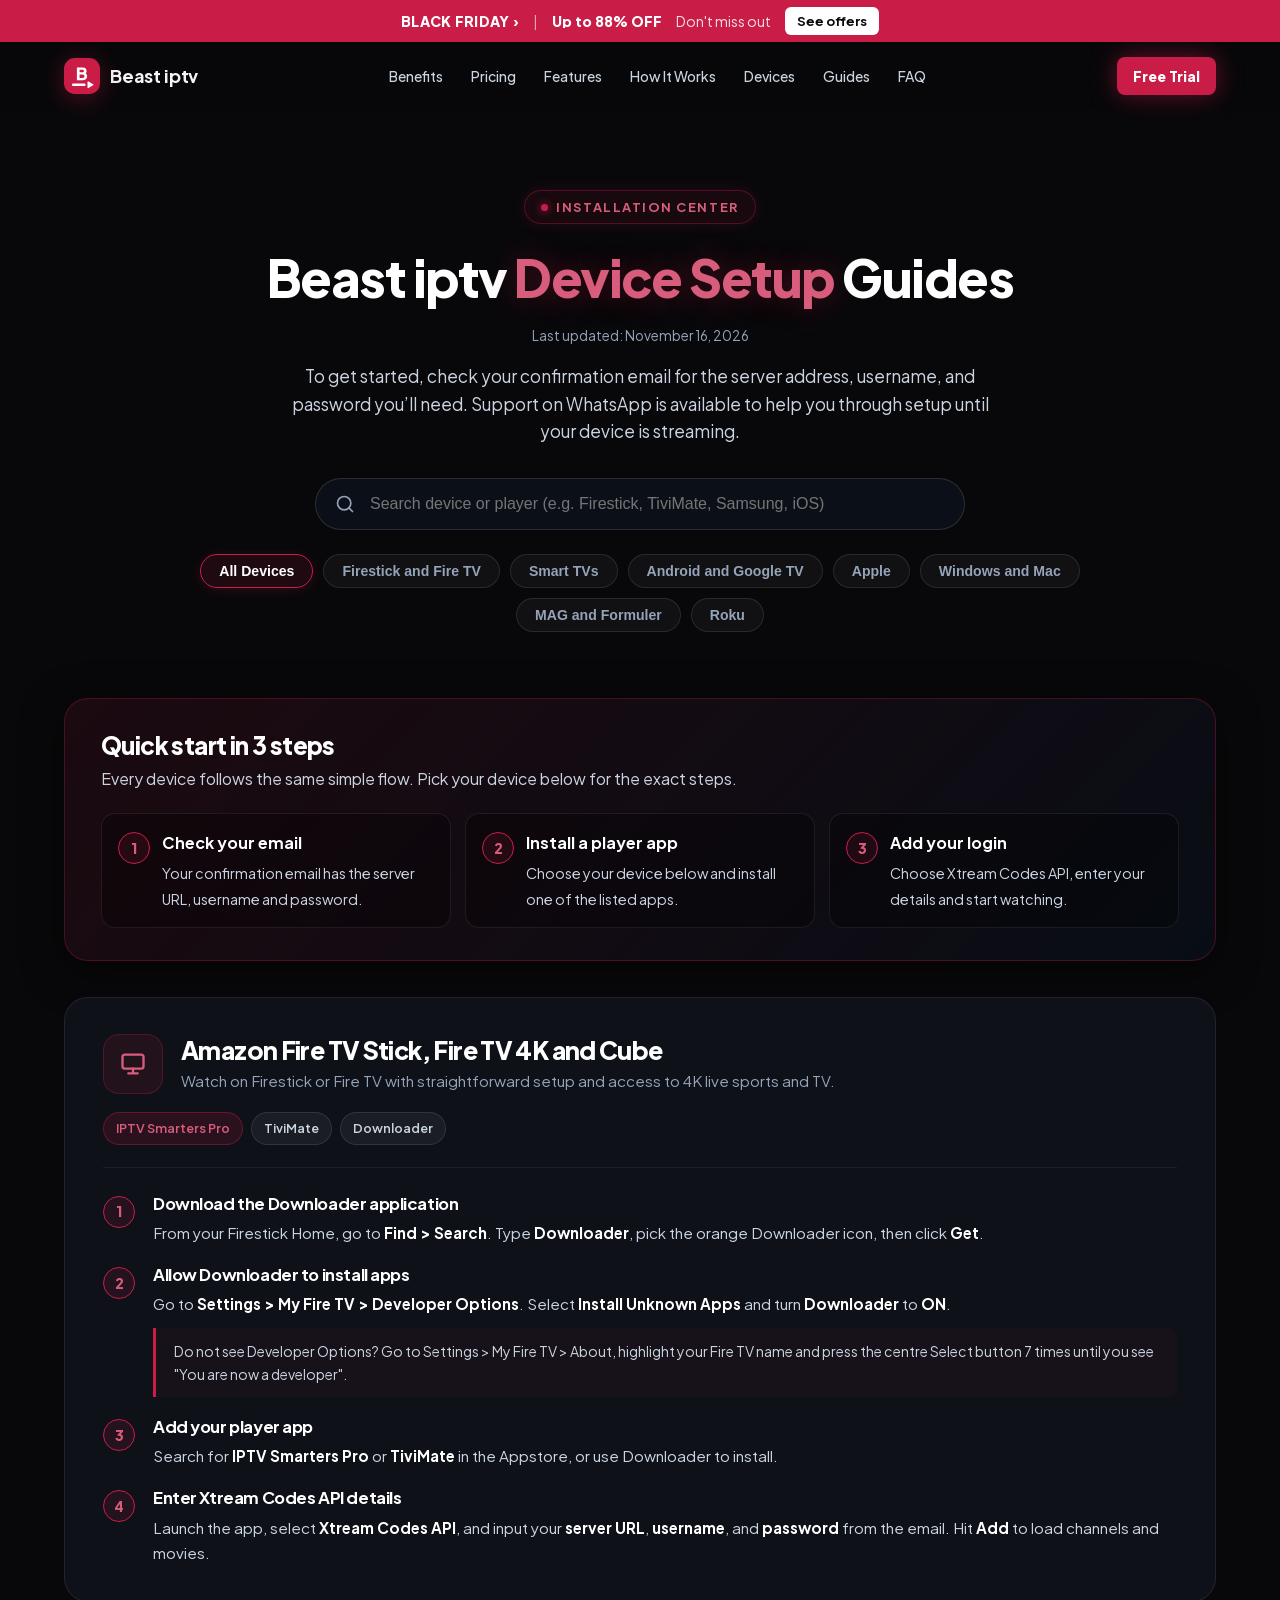
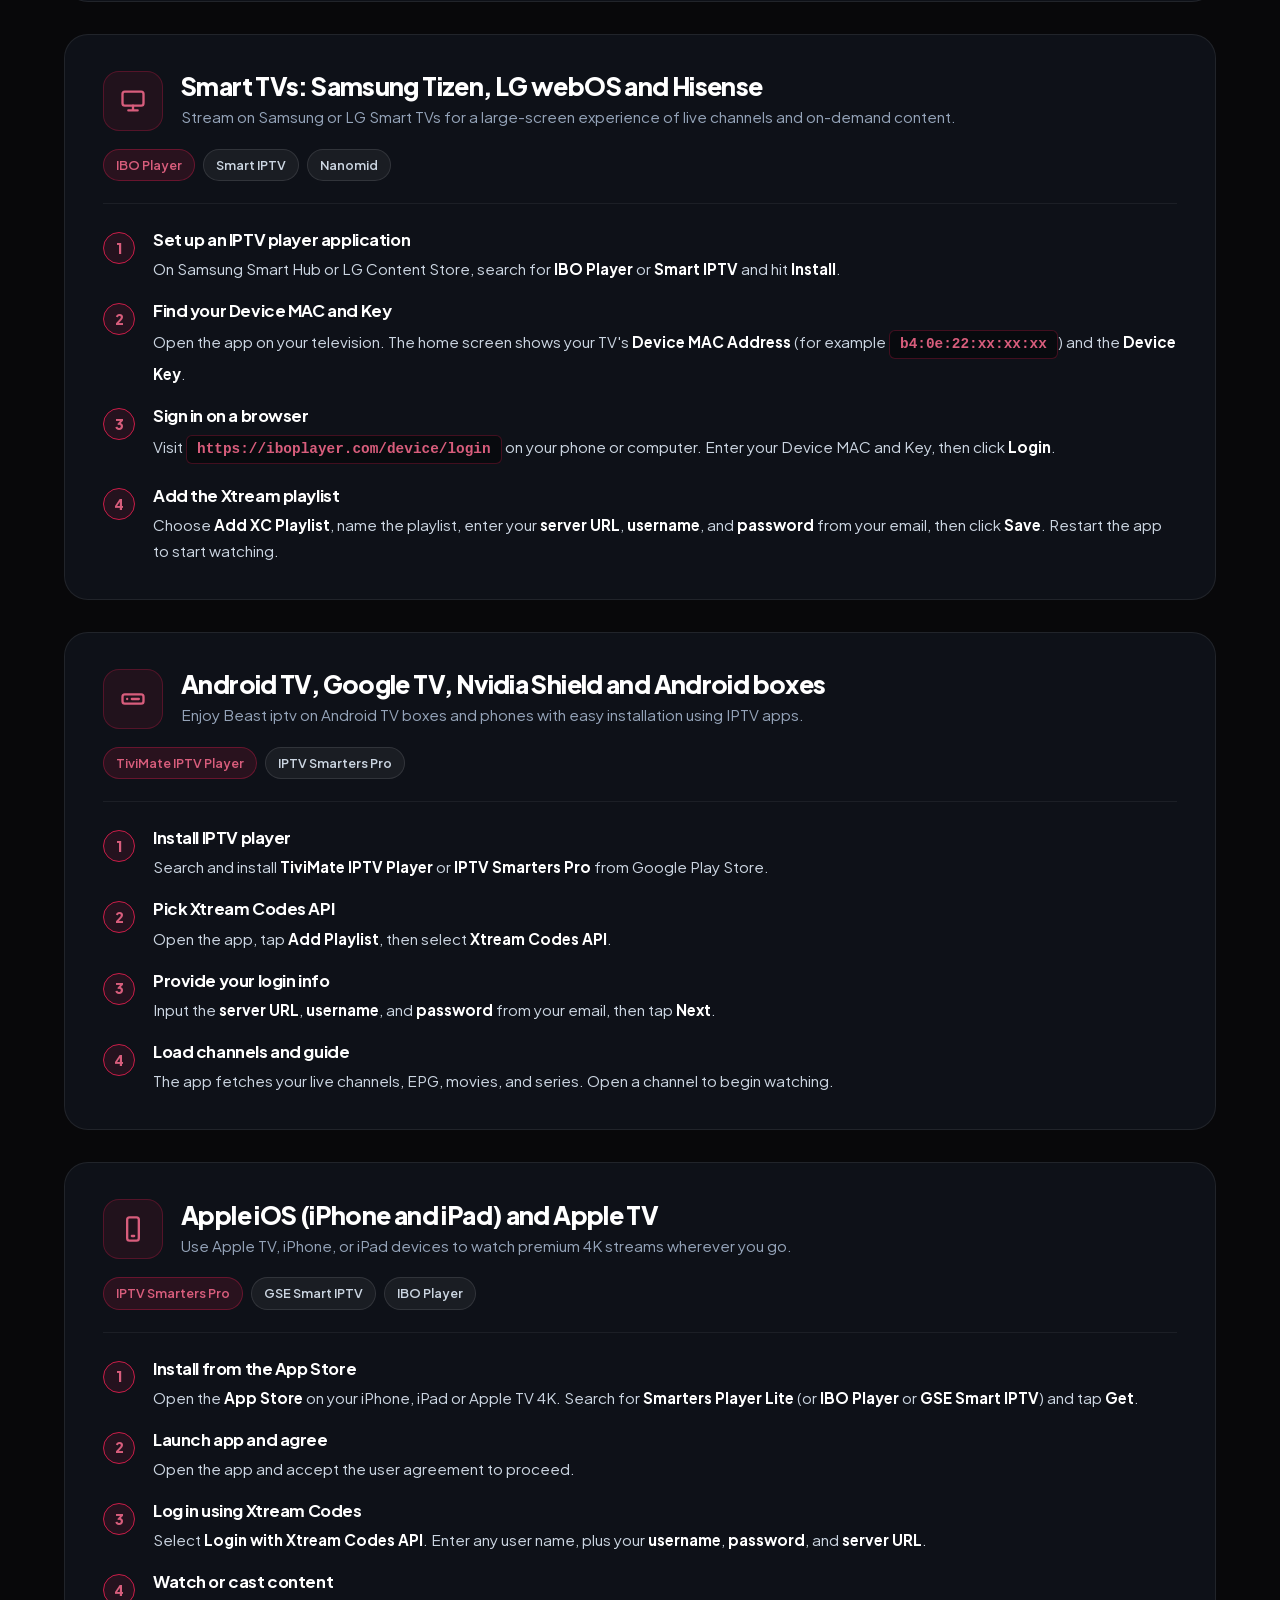
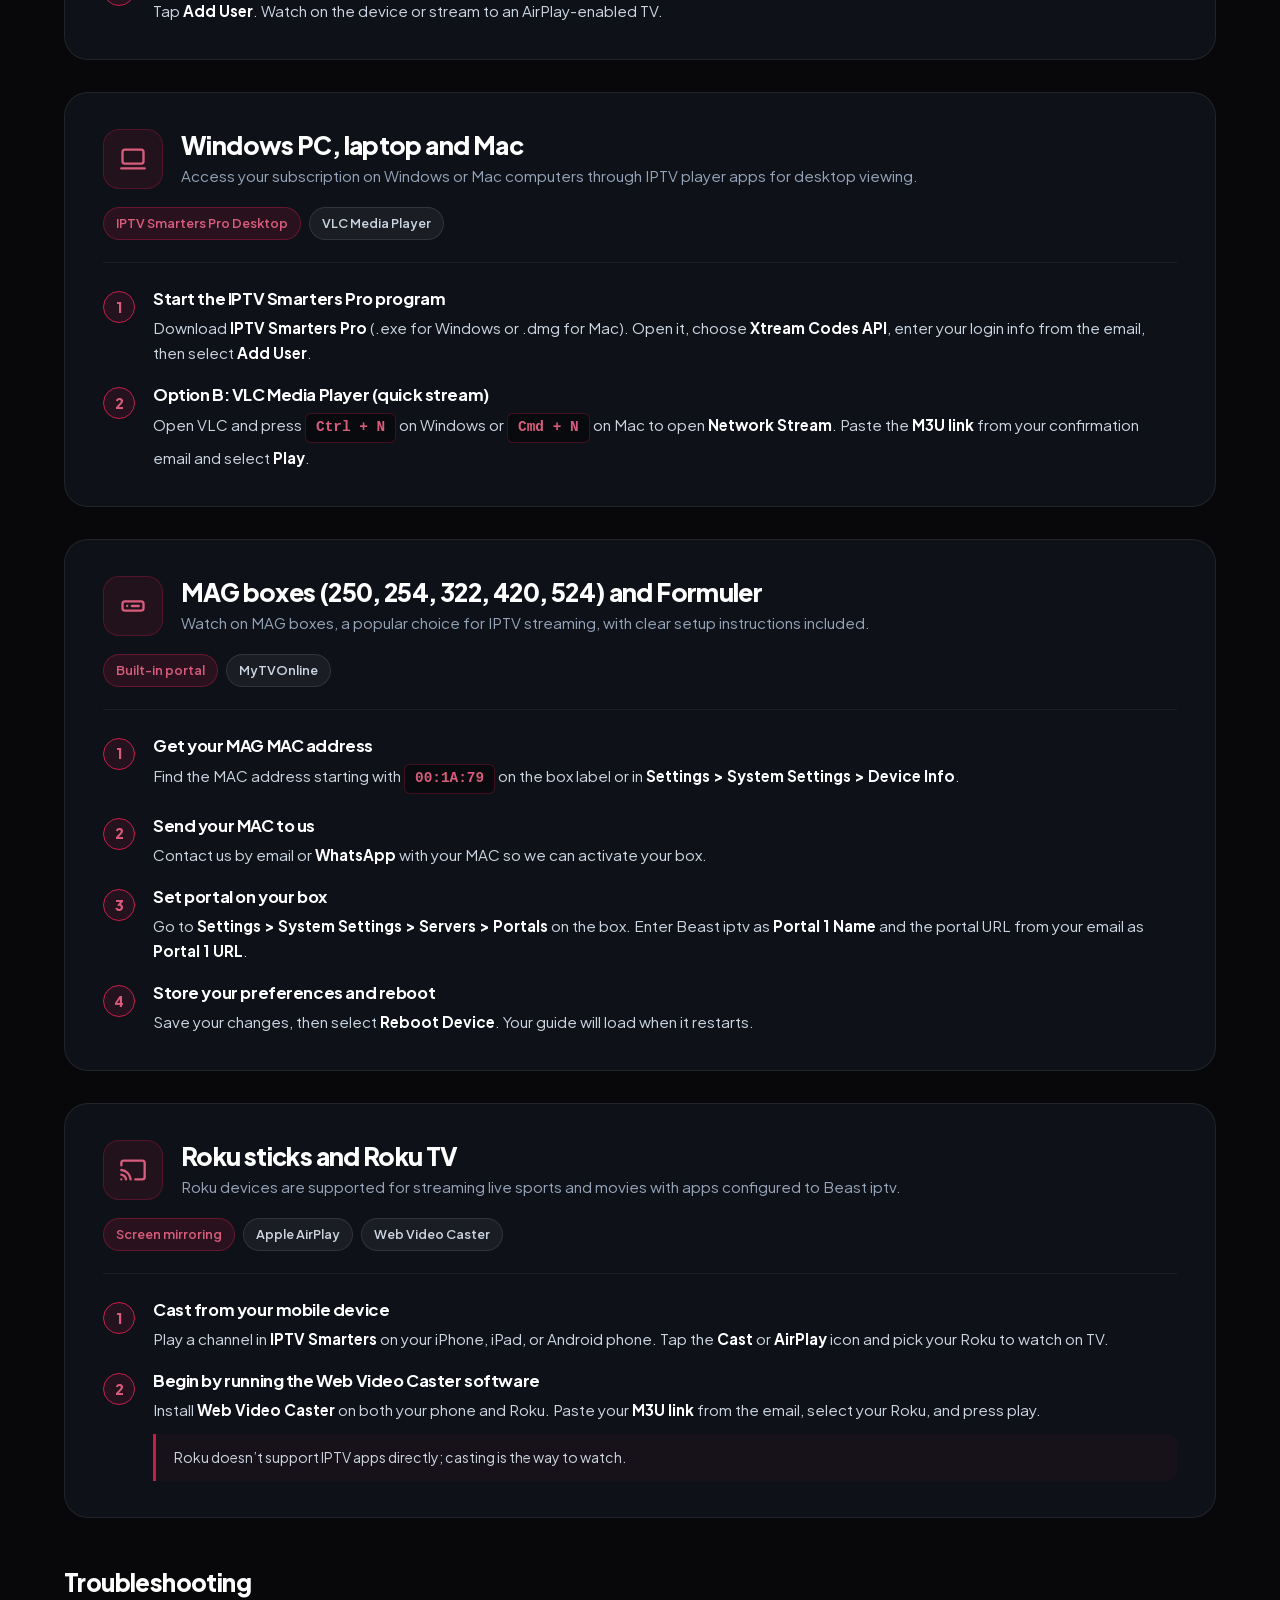
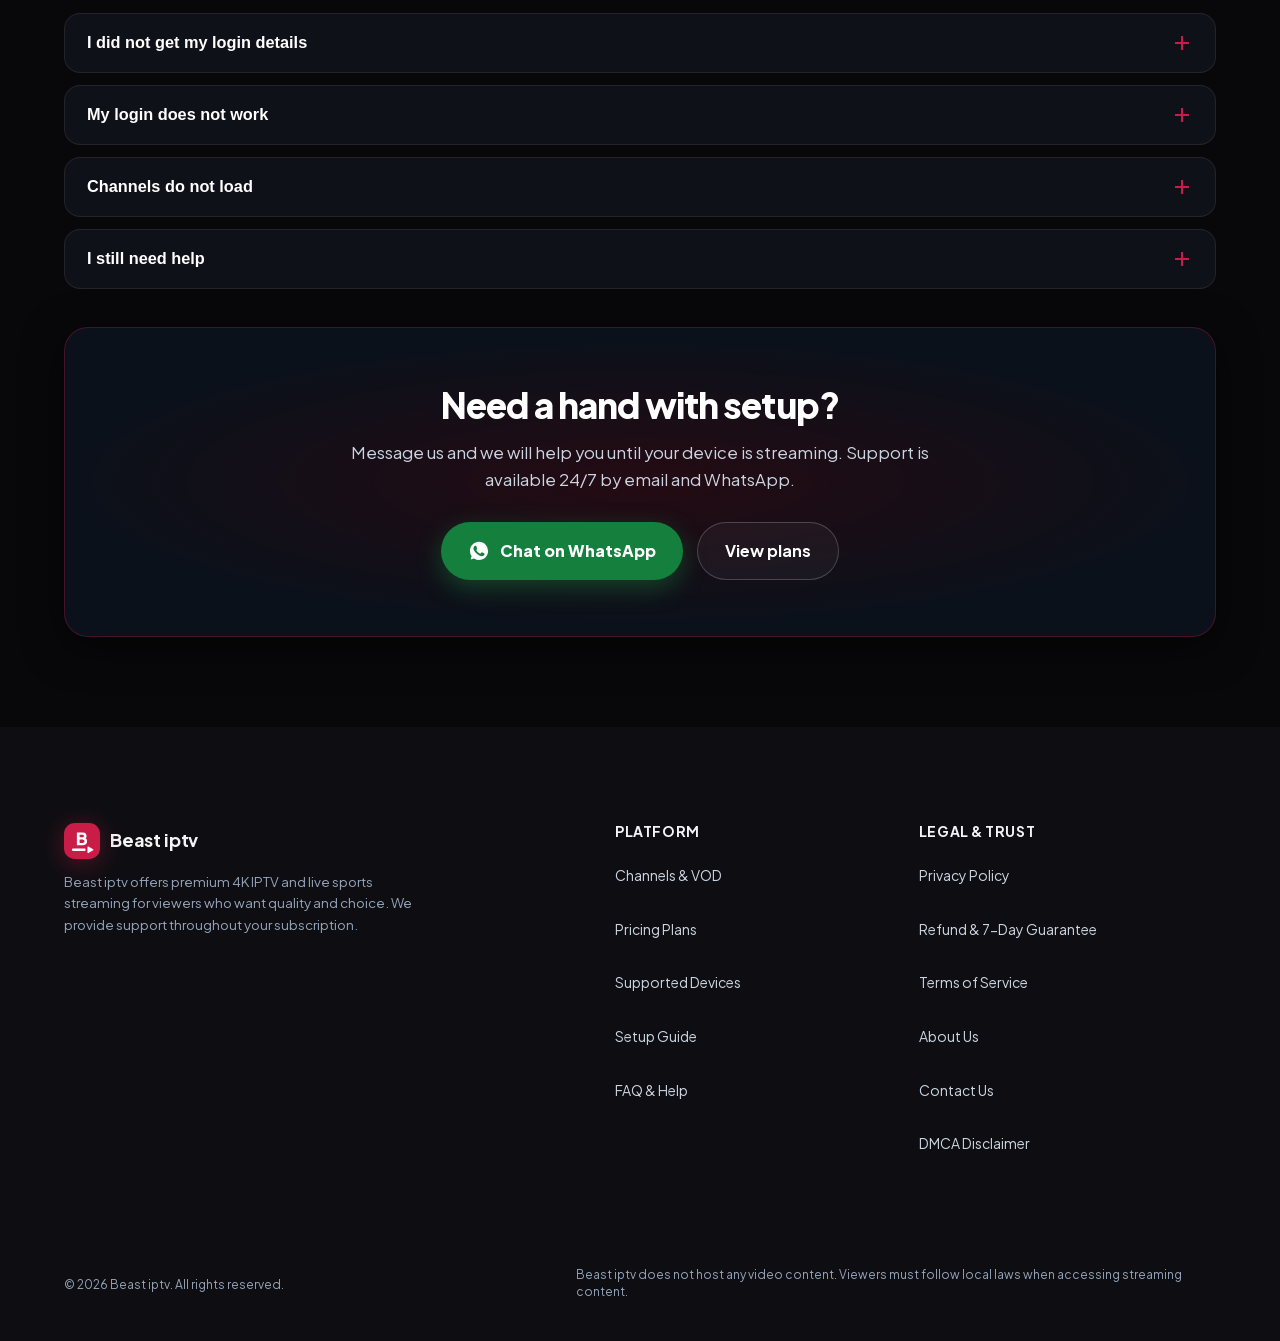
<file: installation-help.html>
<!DOCTYPE html>
<html lang="en" style="background-color:#08080a;color:#f4f4f6;">
<head>
  <meta charset="UTF-8">
  <meta name="viewport" content="width=device-width, initial-scale=1.0">
  
  <title>Installation Help | Set Up Beast iptv on Any Device</title>
  <meta name="description" content="Step-by-step setup for Beast iptv on Firestick, Smart TV, Android, Apple, Windows, Mac, MAG and Roku, with the apps to use and what to enter.">
  <meta name="robots" content="noindex, follow">
  <link rel="canonical" href="https://b1g-iptv.store/installation-help.html">
  <meta name="format-detection" content="telephone=no">
  <meta name="theme-color" content="#08080a">

  <!-- Site favicon: real image files, which Google Search reads -->
  <link rel="icon" href="favicon.ico" sizes="any">
  <link rel="icon" type="image/png" sizes="48x48" href="/assets/favicon-48x48.png">
  <link rel="icon" type="image/svg+xml" href="/assets/favicon.svg">
  <link rel="apple-touch-icon" sizes="180x180" href="/assets/apple-touch-icon.png">
  <link rel="manifest" href="site.webmanifest">

  <!-- Open Graph -->
  <meta property="og:type" content="website">
  <meta property="og:url" content="https://b1g-iptv.store/installation-help.html">
  <meta property="og:title" content="Installation Help | Set Up Beast iptv on Any Device">
  <meta property="og:description" content="Step-by-step setup for Beast iptv on Firestick, Smart TV, Android, Apple, Windows, Mac, MAG and Roku, with the apps to use and what to enter.">
  <meta property="og:site_name" content="Beast iptv">
  <meta property="og:image" content="https://b1g-iptv.store/images/share-beast-iptv-live-tv-1794836226449.jpg">
  <meta property="og:image:width" content="1200">
  <meta property="og:image:height" content="630">

  <!-- Twitter / X -->
  <meta name="twitter:card" content="summary_large_image">
  <meta name="twitter:title" content="Installation Help | Set Up Beast iptv on Any Device">
  <meta name="twitter:description" content="Step-by-step setup for Beast iptv on Firestick, Smart TV, Android, Apple, Windows, Mac, MAG and Roku, with the apps to use and what to enter.">
  <meta name="twitter:image" content="https://b1g-iptv.store/images/share-beast-iptv-live-tv-1794836226449.jpg">

  <!-- Self-Hosted Critical Variable Font loaded via style.min.css with font-display: swap -->

  <!-- Main Stylesheet -->
  <link rel="stylesheet" href="/css/style.min.css?v=22.0">

  <!-- Structured Data: WebPage & Breadcrumbs -->
  <script type="application/ld+json">
  {
    "@context": "https://schema.org",
    "@type": "WebPage",
    "dateModified": "2026-11-16",
    "name": "Installation Help | Beast iptv",
    "url": "https://b1g-iptv.store/installation-help.html",
    "description": "Step-by-step setup for Beast iptv on Firestick, Smart TV, Android, Apple, Windows, Mac, MAG and Roku, with the apps to use and what to enter.",
    "breadcrumb": {
      "@type": "BreadcrumbList",
      "itemListElement": [
        { "@type": "ListItem", "position": 1, "name": "Home", "item": "https://b1g-iptv.store/" },
        { "@type": "ListItem", "position": 2, "name": "Installation Help", "item": "https://b1g-iptv.store/installation-help.html" }
      ]
    }
  }
  </script>
  <style>
    .guide-wrapper{padding:40px 0 20px}
    .guide-hero{text-align:center;padding:40px 0 30px}
    .guide-badge{display:inline-flex;align-items:center;gap:8px;background:rgba(201, 29, 72,.08);border:1px solid rgba(201, 29, 72,.35);border-radius:9999px;padding:6px 16px;margin-bottom:24px;box-shadow:0 0 15px rgba(201, 29, 72,.15)}
    .guide-badge i{width:7px;height:7px;background:#c91d48;border-radius:50%;box-shadow:0 0 8px #c91d48}
    .guide-badge span{font-size:.8rem;font-weight:700;letter-spacing:.12em;text-transform:uppercase;color:var(--accent-ink, #c91d48)}
    .guide-hero h1{font-size:clamp(2.1rem,5vw,3.2rem);font-weight:900;line-height:1.15;letter-spacing:-.03em;margin:0 0 18px;color:#fff}
    .guide-hero h1 .accent{color:var(--accent-ink, #c91d48);text-shadow:0 0 30px rgba(201, 29, 72,.35)}
    .guide-sub{max-width:720px;margin:0 auto 32px;font-size:1.08rem;color:#cbd5e1;line-height:1.6}
    .guide-search{max-width:650px;margin:0 auto 24px;position:relative}
    .guide-search input{width:100%;background:rgba(12,18,28,.85);border:1px solid rgba(255,255,255,.12);border-radius:9999px;padding:16px 24px 16px 54px;color:#fff;font-size:1rem;outline:none;transition:border-color .2s,box-shadow .2s}
    .guide-search input:focus{border-color:#c91d48;box-shadow:0 0 20px rgba(201, 29, 72,.25)}
    .guide-search svg{position:absolute;left:20px;top:50%;transform:translateY(-50%);color:#94a3b8;pointer-events:none}
    .guide-chips{display:flex;flex-wrap:wrap;gap:10px;justify-content:center;max-width:980px;margin:0 auto}
    .guide-chip{background:rgba(255,255,255,.04);border:1px solid rgba(255,255,255,.1);border-radius:9999px;padding:8px 18px;font-size:.88rem;font-weight:600;color:#94a3b8;cursor:pointer;transition:all .2s}
    .guide-chip:hover,.guide-chip.active{background:rgba(201, 29, 72,.12);border-color:#c91d48;color:#fff;box-shadow:0 2px 12px rgba(201, 29, 72,.2)}
    .quick-card{background:linear-gradient(135deg,rgba(201, 29, 72,.1),rgba(9,14,23,.9));border:1px solid rgba(201, 29, 72,.3);border-radius:24px;padding:32px 36px;margin:36px 0;box-shadow:0 10px 40px rgba(0,0,0,.5)}
    .quick-card h2{font-size:1.5rem;font-weight:800;color:#fff;margin:0 0 6px}
    .quick-card>p{color:#cbd5e1;margin:0 0 22px}
    .quick-grid{display:grid;grid-template-columns:1fr;gap:14px}
    @media(min-width:800px){.quick-grid{grid-template-columns:repeat(3,1fr)}}
    .quick-box{display:flex;gap:12px;align-items:flex-start;background:rgba(0,0,0,.3);border:1px solid rgba(255,255,255,.08);border-radius:14px;padding:16px}
    .quick-box strong{display:block;color:#fff;margin-bottom:4px}
    .quick-box span.t{color:#cbd5e1;font-size:.9rem;line-height:1.5}
    .step-badge-num{width:32px;height:32px;border-radius:50%;background:rgba(201, 29, 72,.12);border:1px solid #c91d48;color:var(--accent-ink, #c91d48);font-size:.88rem;font-weight:800;display:flex;align-items:center;justify-content:center;flex-shrink:0;margin-top:2px}
    .device-guide-card{background:#0e1118;border:1px solid rgba(255,255,255,.08);border-radius:24px;padding:36px 38px;margin-bottom:32px;transition:border-color .2s,box-shadow .2s;scroll-margin-top:90px}
    .device-guide-card:hover{border-color:rgba(201, 29, 72,.3);box-shadow:0 12px 35px rgba(0,0,0,.6)}
    .device-top{display:flex;flex-direction:column;gap:18px;margin-bottom:26px;padding-bottom:22px;border-bottom:1px solid rgba(255,255,255,.06)}
    .device-info{display:flex;align-items:center;gap:18px}
    .device-avatar{width:60px;height:60px;border-radius:16px;background:rgba(201, 29, 72,.1);border:1px solid rgba(201, 29, 72,.3);display:flex;align-items:center;justify-content:center;color:var(--accent-ink, #c91d48);flex-shrink:0}
    .device-heading h2{font-size:1.55rem;font-weight:800;color:#fff;margin:0 0 4px}
    .device-heading p{font-size:.95rem;color:#94a3b8;margin:0;line-height:1.5}
    .device-apps{display:flex;flex-wrap:wrap;gap:8px}
    .app-badge{background:rgba(255,255,255,.05);border:1px solid rgba(255,255,255,.1);padding:5px 12px;border-radius:9999px;font-size:.8rem;font-weight:600;color:#cbd5e1}
    .app-badge.recommended{background:rgba(201, 29, 72,.14);border-color:rgba(201, 29, 72,.4);color:var(--accent-ink, #c91d48)}
    .steps-timeline{display:flex;flex-direction:column;gap:20px}
    .step-row{display:flex;gap:18px;align-items:flex-start}
    .step-details{flex:1;min-width:0}
    .step-details h3{font-size:1.05rem;font-weight:700;color:#fff;margin:0 0 6px}
    .step-details p{font-size:.95rem;color:#cbd5e1;line-height:1.65;margin:0}
    .step-details strong{color:#fff}
    .step-code{display:inline-block;background:rgba(0,0,0,.4);border:1px solid rgba(201, 29, 72,.3);border-radius:6px;padding:2px 10px;font-family:ui-monospace,monospace;font-size:.9rem;color:var(--accent-ink, #c91d48);font-weight:700;margin:2px 0}
    .step-tip{background:rgba(201, 29, 72,.05);border-left:3px solid #c91d48;padding:12px 18px;border-radius:0 8px 8px 0;margin-top:12px;font-size:.88rem;color:#cbd5e1;line-height:1.6}
    .device-guide-card.is-hidden{display:none}
    .guide-empty{display:none;text-align:center;color:#94a3b8;padding:40px 0}
    .guide-empty.show{display:block}
    .faq-grid{display:grid;gap:12px;margin:16px 0 8px}
    .faq-card{background:#0e1118;border:1px solid rgba(255,255,255,.08);border-radius:16px;overflow:hidden}
    .faq-card button{width:100%;display:flex;justify-content:space-between;align-items:center;gap:12px;background:none;border:0;color:#fff;font-size:1.02rem;font-weight:700;text-align:left;padding:18px 22px;cursor:pointer}
    .faq-card .plus{flex:none;width:22px;height:22px;position:relative}
    .faq-card .plus:before,.faq-card .plus:after{content:"";position:absolute;left:50%;top:50%;width:14px;height:2px;background:#c91d48;transform:translate(-50%,-50%);transition:transform .2s}
    .faq-card .plus:after{transform:translate(-50%,-50%) rotate(90deg)}
    .faq-card.active .plus:after{transform:translate(-50%,-50%) rotate(0)}
    .faq-card .body{display:none;padding:0 22px 18px;color:#cbd5e1;line-height:1.65}
    .faq-card.active .body{display:block}
    .guide-section-title{font-size:1.5rem;font-weight:800;color:#fff;margin:50px 0 6px}
    .guide-cta{padding:30px 0 70px}
    .guide-cta-box{background:radial-gradient(ellipse 70% 65% at 50% 50%,rgba(201, 29, 72,.15) 0%,rgba(12,18,28,.9) 70%);border:1px solid rgba(201, 29, 72,.3);border-radius:24px;padding:56px 28px;text-align:center;box-shadow:0 10px 40px rgba(0,0,0,.6)}
    .guide-cta-box h2{font-size:clamp(1.6rem,4vw,2.2rem);font-weight:900;color:#fff;margin:0 0 14px}
    .guide-cta-box p{max-width:600px;margin:0 auto 28px;color:#cbd5e1;font-size:1.05rem;line-height:1.6}
    .guide-cta-buttons{display:flex;flex-wrap:wrap;gap:14px;justify-content:center}
    .install-wa-btn{display:inline-flex;align-items:center;justify-content:center;gap:.6rem;padding:.95rem 1.7rem;border-radius:9999px;background:#16a34a;color:#fff!important;font-weight:800;text-decoration:none;box-shadow:0 8px 24px rgba(22,163,74,.35)}
    .install-wa-btn:hover{background:#15803d}
    .guide-cta-secondary{display:inline-flex;align-items:center;padding:.95rem 1.7rem;border-radius:9999px;border:1px solid rgba(255,255,255,.2);background:rgba(255,255,255,.04);color:#fff!important;font-weight:700;text-decoration:none}
    .guide-cta-secondary:hover{background:rgba(255,255,255,.09)}
    @media(max-width:640px){.device-guide-card{padding:26px 20px}.quick-card{padding:24px 20px}}
  </style>
    <meta name="google-site-verification" content="1b34BO1OGvY29mPoyQlX5lHrasDAc3F8rs1rmhidv14">

    <style id="site-dynamic-theme">
        
        :root {
            --accent: #c91d48 !important;
            --accent-hover: #9d1738 !important;
            --accent-text: #ffffff !important;
            --accent-light: rgba(201, 29, 72, 0.12) !important;
            --primary: #c91d48 !important;
            --primary-glow: rgba(201, 29, 72, 0.44) !important;
            --brand-r: 201;
            --brand-g: 29;
            --brand-b: 72;
            font-family: 'Plus Jakarta Sans', -apple-system, sans-serif !important;
        }
        /* Header & Logo Pure SVG Mark */
        .logo-icon {
            width: 36px !important;
            height: 36px !important;
            background: transparent !important;
            border: none !important;
            padding: 0 !important;
            display: inline-flex !important;
            align-items: center !important;
            justify-content: center !important;
            box-shadow: none !important;
            filter: drop-shadow(0 4px 12px rgba(201, 29, 72, 0.38)) !important;
            transition: transform 0.2s ease, filter 0.2s ease !important;
            flex-shrink: 0 !important;
        }
        .brand-logo:hover .logo-icon {
            transform: scale(1.06) !important;
            filter: drop-shadow(0 6px 18px rgba(201, 29, 72, 0.6)) !important;
        }
        .logo-icon svg {
            width: 100% !important;
            height: 100% !important;
            display: block !important;
        }
        .brand-accent, .accent-mark { color: var(--accent-ink, #c91d48) !important; }

        /* Hero Headline & Title Bottom Accent */
        .title-bottom {
            color: var(--accent-ink, #c91d48) !important;
            background: linear-gradient(135deg, rgb(225, 131, 154) 0%, #c91d48 50%, #9d1738 100%) !important;
            -webkit-background-clip: text !important;
            -webkit-text-fill-color: transparent !important;
            background-clip: text !important;
            filter: drop-shadow(0 0 35px rgba(201, 29, 72, 0.55)) !important;
        }

        /* Light Rays Ambient Backdrop */
        .light-ray-left {
            background: linear-gradient(180deg, rgba(201, 29, 72, 0.45) 0%, rgba(201, 29, 72, 0.08) 60%, transparent 100%) !important;
        }
        .light-ray-right {
            background: linear-gradient(180deg, rgba(201, 29, 72, 0.4) 0%, rgba(201, 29, 72, 0.08) 60%, transparent 100%) !important;
        }
        .light-ray-center {
            background: radial-gradient(ellipse at top, rgba(201, 29, 72, 0.22) 0%, rgba(201, 29, 72, 0.05) 50%, transparent 80%) !important;
        }

        /* Hero Badge & Sparks */
        .badge-spark {
            color: var(--accent-ink, #c91d48) !important;
            text-shadow: 0 0 10px rgba(201, 29, 72, 0.9), 0 0 20px rgba(201, 29, 72, 0.5) !important;
        }
        .hero-badge-pill {
            border: 1px solid rgba(201, 29, 72, 0.25) !important;
        }

        /* Buttons */
        .btn-pill-primary, .btn-pill-primary:link, .btn-pill-primary:visited, .btn-primary { 
            background: #c91d48 !important; 
            color: #ffffff !important; 
            font-weight: 800 !important; 
            box-shadow: 0 0 25px rgba(201, 29, 72, 0.5) !important; 
        }
        .btn-pill-primary:hover, .btn-primary:hover {
            background: #9d1738 !important;
            box-shadow: 0 0 35px rgba(201, 29, 72, 0.75) !important;
        }

        /* Metric Cards */
        .metric-dash { 
            background-color: #c91d48 !important; 
            box-shadow: 0 0 8px rgba(201, 29, 72, 0.7) !important; 
        }
        .metric-card:hover {
            border-color: rgba(201, 29, 72, 0.45) !important;
            box-shadow: 0 14px 40px rgba(0,0,0,0.55), 0 0 25px rgba(201, 29, 72, 0.2) !important;
        }
        .metric-icon-art {
            filter: drop-shadow(0 0 10px rgba(201, 29, 72, 0.35)) !important;
        }
        .metric-card:hover .metric-icon-art {
            filter: drop-shadow(0 0 16px rgba(201, 29, 72, 0.65)) !important;
        }
        .metric-icon-art line, .metric-icon-art rect, .metric-icon-art path {
            stroke: #c91d48 !important;
        }
        .metric-icon-art text {
            fill: #c91d48 !important;
        }

        /* Category Cards Hover */
        .category-card:hover {
            border-color: rgba(201, 29, 72, 0.5) !important;
            box-shadow: 0 12px 30px rgba(0,0,0,0.6), 0 0 20px rgba(201, 29, 72, 0.3) !important;
        }
        .category-card:hover .category-card-label {
            color: var(--accent-ink, #c91d48) !important;
        }

        /* Benefits Section */
        .what-we-offer-section::before {
            background: radial-gradient(circle, rgba(201, 29, 72, 0.16) 0%, rgba(201, 29, 72, 0.03) 50%, transparent 70%) !important;
        }
        .benefit-card:hover {
            border-color: rgba(201, 29, 72, 0.4) !important;
            box-shadow: 0 16px 36px -10px rgba(0,0,0,0.6), 0 0 24px rgba(201, 29, 72, 0.18) !important;
        }
        .benefit-icon-wrapper, .benefit-icon-wrapper svg {
            color: var(--accent-ink, #c91d48) !important;
        }
        .benefit-icon-glow {
            background: radial-gradient(circle, rgba(201, 29, 72, 0.55) 0%, rgba(201, 29, 72, 0.18) 50%, transparent 75%) !important;
        }

        /* Features Showcase */
        .feature-badge-tag {
            color: var(--accent-ink, #c91d48) !important;
        }
        .feature-check-icon, .feature-check-icon svg {
            color: var(--accent-ink, #c91d48) !important;
        }
        .feature-media-ambient {
            background: radial-gradient(circle, rgba(201, 29, 72, 0.22) 0%, rgba(201, 29, 72, 0.04) 60%, transparent 80%) !important;
        }
        .feature-mockup-img:hover {
            filter: drop-shadow(0 28px 42px rgba(0,0,0,0.8)) drop-shadow(0 0 25px rgba(201, 29, 72, 0.35)) !important;
        }

        /* Site photos: gradient border, brand-colour glow and an offset outline */
        .feature-photo-frame {
            position: relative;
            z-index: 1;
            width: 100%;
            padding: 2px;
            border-radius: 24px;
            background: linear-gradient(135deg, #c91d48 0%, rgba(201, 29, 72, 0.12) 48%, #9d1738 100%);
            box-shadow: 0 28px 60px -18px rgba(0,0,0,0.75), 0 0 46px -8px rgba(201, 29, 72, 0.38);
            transition: transform 0.35s cubic-bezier(0.16, 1, 0.3, 1), box-shadow 0.35s ease;
        }
        .feature-photo-frame::before {
            content: "";
            position: absolute;
            inset: 0;
            border-radius: 24px;
            border: 1px solid rgba(201, 29, 72, 0.4);
            transform: translate(14px, 14px);
            z-index: -1;
            pointer-events: none;
        }
        .feature-photo-frame:hover {
            transform: translateY(-6px);
            box-shadow: 0 36px 70px -18px rgba(0,0,0,0.85), 0 0 60px -6px rgba(201, 29, 72, 0.55);
        }
        .feature-photo-frame .feature-mockup-img.feature-photo {
            display: block;
            width: 100%;
            height: auto;
            aspect-ratio: 16 / 9;
            object-fit: cover;
            border-radius: 22px;
            filter: none !important;
            transform: none !important;
        }
        @media (max-width: 768px) {
            .feature-photo-frame { border-radius: 18px; }
            .feature-photo-frame::before { border-radius: 18px; transform: translate(8px, 8px); }
            .feature-photo-frame .feature-mockup-img.feature-photo { border-radius: 16px; }
        }
        @media (prefers-reduced-motion: reduce) {
            .feature-photo-frame { transition: none; }
            .feature-photo-frame:hover { transform: none; }
        }

        /* Reseller section */
        .reseller-box {
            display: grid; grid-template-columns: 1fr; gap: 2rem; align-items: center;
            padding: 2.5rem 2rem; border-radius: 26px;
            background: radial-gradient(ellipse 80% 90% at 0% 0%, rgba(201, 29, 72, 0.16) 0%, rgba(14,17,24,0.95) 65%);
            border: 1px solid rgba(201, 29, 72, 0.3);
            box-shadow: 0 10px 40px rgba(0,0,0,0.5);
        }
        @media (min-width: 900px) { .reseller-box { grid-template-columns: 1.1fr 1fr; padding: 3rem 3.25rem; gap: 3rem; } }
        .reseller-copy h2 { font-size: clamp(1.7rem, 3.5vw, 2.3rem); font-weight: 800; color: #fff; margin: 1rem 0 0.75rem; }
        .reseller-copy p { color: #cbd5e1; font-size: 1.02rem; line-height: 1.65; margin: 0 0 1.5rem; }
        .reseller-btn {
            display: inline-flex; align-items: center; padding: 0.95rem 1.7rem; border-radius: 9999px;
            background: #c91d48; color: #ffffff !important; font-weight: 800; text-decoration: none;
            box-shadow: 0 8px 24px rgba(201, 29, 72, 0.35); transition: transform 0.2s ease;
        }
        .reseller-btn:hover { transform: translateY(-2px); }
        .reseller-points { list-style: none; margin: 0; padding: 0; display: grid; gap: 0.9rem; }
        .reseller-points li {
            display: flex; gap: 0.85rem; align-items: flex-start;
            background: rgba(0,0,0,0.3); border: 1px solid rgba(255,255,255,0.08); border-radius: 16px; padding: 1rem 1.15rem;
            color: #e5e7eb; line-height: 1.55;
        }
        .reseller-check {
            flex: none; width: 30px; height: 30px; border-radius: 50%; display: flex; align-items: center; justify-content: center;
            color: var(--accent-ink, #c91d48); background: rgba(201, 29, 72, 0.14);
        }

        /* Support section */
        .support-section .section-header { margin-bottom: 2.5rem; }
        .support-grid { display: grid; grid-template-columns: 1fr; gap: 1.25rem; }
        @media (min-width: 768px) { .support-grid { grid-template-columns: repeat(3, 1fr); gap: 1.5rem; } }
        .support-card {
            background: #14151b;
            border: 1px solid rgba(255,255,255,0.06);
            border-radius: 22px;
            padding: 2rem 1.5rem;
            transition: transform 0.25s ease, border-color 0.25s ease, box-shadow 0.25s ease;
        }
        .support-card:hover {
            transform: translateY(-4px);
            border-color: rgba(201, 29, 72, 0.4);
            box-shadow: 0 16px 36px -12px rgba(0,0,0,0.6), 0 0 24px rgba(201, 29, 72, 0.15);
        }
        .support-icon {
            width: 52px; height: 52px; border-radius: 14px;
            display: flex; align-items: center; justify-content: center;
            color: var(--accent-ink, #c91d48);
            background: rgba(201, 29, 72, 0.12);
            margin-bottom: 1.1rem;
        }
        .support-card h3 { font-size: 1.15rem; margin-bottom: 0.5rem; color: #fff; }
        .support-card p { font-size: 0.95rem; line-height: 1.6; color: #cbd5e1; margin: 0; }
        .support-cta {
            margin-top: 2rem;
            display: flex; flex-direction: column; align-items: stretch; gap: 1.25rem;
            padding: 1.5rem 1.75rem;
            border-radius: 22px;
            background: linear-gradient(135deg, rgba(201, 29, 72, 0.14), rgba(255,255,255,0.03));
            border: 1px solid rgba(201, 29, 72, 0.28);
        }
        @media (min-width: 768px) { .support-cta { flex-direction: row; align-items: center; justify-content: space-between; } }
        .support-cta-text { display: flex; flex-direction: column; gap: 0.25rem; }
        .support-cta-text strong { font-size: 1.15rem; color: #fff; }
        .support-cta-text span { color: #cbd5e1; font-size: 0.95rem; }
        .support-wa-btn {
            display: inline-flex; align-items: center; justify-content: center; gap: 0.6rem;
            padding: 0.95rem 1.6rem; border-radius: 9999px;
            background: #16a34a; color: #ffffff !important; font-weight: 800; font-size: 1rem; text-decoration: none;
            box-shadow: 0 8px 24px rgba(22,163,74,0.35);
            transition: transform 0.2s ease, box-shadow 0.2s ease, background 0.2s ease;
            white-space: nowrap;
        }
        .support-wa-btn:hover { background: #15803d; transform: translateY(-2px); box-shadow: 0 12px 30px rgba(22,163,74,0.45); }
        .support-wa-btn svg { flex: none; }
        .support-cta-actions { display: flex; flex-wrap: wrap; gap: 0.75rem; align-items: center; }
        .support-guide-link {
            display: inline-flex; align-items: center; justify-content: center;
            padding: 0.9rem 1.4rem; border-radius: 9999px;
            border: 1px solid rgba(255,255,255,0.2); color: #ffffff !important; font-weight: 700; text-decoration: none;
            transition: border-color 0.2s ease, background 0.2s ease;
        }
        .support-guide-link:hover { border-color: #c91d48; background: rgba(201, 29, 72, 0.12); }

        /* Journey Banner */
        .journey-banner {
            background: linear-gradient(135deg, #c91d48 0%, #9d1738 100%) !important;
            box-shadow: 0 15px 45px rgba(201, 29, 72, 0.3) !important;
        }
        .mockup-submit-btn, .mockup-download-btn {
            background: #c91d48 !important;
        }
        .mockup-play-center {
            border-color: #c91d48 !important;
            color: var(--accent-ink, #c91d48) !important;
            background-color: rgba(201, 29, 72, 0.1) !important;
        }

        /* Pricing Plans */
        .price-plan-card.is-featured {
            border: 2px solid #c91d48 !important;
            box-shadow: 0 0 40px rgba(201, 29, 72, 0.22) !important;
        }
        .plan-badge-top {
            background: #c91d48 !important;
            color: #ffffff !important;
            box-shadow: 0 4px 14px rgba(201, 29, 72, 0.4) !important;
        }
        .plan-card-subtitle.featured-subtitle, .plan-card-amount.featured-amount {
            color: var(--accent-ink, #c91d48) !important;
        }
        .plan-savings-pill {
            background-color: rgba(201, 29, 72, 0.12) !important;
            border: 1px solid rgba(201, 29, 72, 0.3) !important;
            color: var(--accent-ink, #c91d48) !important;
        }
        .plan-card-feature .check-icon {
            color: var(--accent-ink, #c91d48) !important;
        }
        .plan-card-btn.solid-featured-btn {
            background: #c91d48 !important;
            border-color: #c91d48 !important;
            color: #ffffff !important;
            box-shadow: 0 4px 18px rgba(201, 29, 72, 0.35) !important;
        }
        .trust-item svg {
            color: var(--accent-ink, #c91d48) !important;
        }

        /* Devices Section */
        .device-card:hover {
            border-color: rgba(201, 29, 72, 0.45) !important;
            box-shadow: 0 16px 36px -10px rgba(0,0,0,0.65), 0 0 24px rgba(201, 29, 72, 0.18) !important;
        }
        .device-icon-wrapper, .device-icon-wrapper svg {
            color: var(--accent-ink, #c91d48) !important;
            stroke: #c91d48 !important;
        }
        .device-icon-glow {
            background: radial-gradient(circle, rgba(201, 29, 72, 0.55) 0%, rgba(201, 29, 72, 0.18) 50%, transparent 75%) !important;
        }
        .device-card:hover .device-micro-tag {
            color: var(--accent-ink, #c91d48) !important;
            background: rgba(201, 29, 72, 0.12) !important;
            border-color: rgba(201, 29, 72, 0.3) !important;
        }

        /* FAQ */
        .faq-item[open] {
            border-color: rgba(201, 29, 72, 0.35) !important;
        }
        .faq-item[open] .faq-chevron {
            color: var(--accent-ink, #c91d48) !important;
        }
        .faq-answer a {
            color: var(--accent-ink, #c91d48) !important;
        }

        /* Final CTA Banner */
        .cta-banner {
            border-top: 1px solid rgba(201, 29, 72, 0.55) !important;
        }
        .cta-banner::before {
            background: radial-gradient(circle, rgba(201, 29, 72, 0.26) 0%, rgba(201, 29, 72, 0.05) 50%, transparent 75%) !important;
        }
        .cta-pill-tag {
            color: var(--accent-ink, #c91d48) !important;
            background: rgba(201, 29, 72, 0.1) !important;
            border: 1px solid rgba(201, 29, 72, 0.3) !important;
        }
        .cta-pill-tag .dot {
            background: #c91d48 !important;
            box-shadow: 0 0 8px #c91d48 !important;
        }
        .cta-main-btn {
            background: linear-gradient(135deg, #c91d48 0%, #9d1738 100%) !important;
            color: #ffffff !important;
            box-shadow: 0 12px 28px -4px rgba(201, 29, 72, 0.5), inset 0 1px 0 rgba(255,255,255,0.3) !important;
        }
        .cta-main-btn:hover {
            box-shadow: 0 18px 38px -4px rgba(201, 29, 72, 0.75) !important;
        }
        .cta-trust-badge svg {
            stroke: #c91d48 !important;
        }

        /* Footer & Subpages */
        .footer-link:hover { color: var(--accent-ink, #c91d48) !important; }
        .policy-breadcrumbs a:hover { color: var(--accent-ink, #c91d48) !important; }
        .policy-highlight {
            background: rgba(201, 29, 72, 0.08) !important;
            border: 1px solid rgba(201, 29, 72, 0.28) !important;
        }
        .policy-highlight h2, .policy-highlight h3 { color: var(--accent-ink, #c91d48) !important; }
        .contact-channel-item:hover {
            border-color: rgba(201, 29, 72, 0.4) !important;
        }
        .contact-channel-icon {
            background: rgba(201, 29, 72, 0.12) !important;
            border: 1px solid rgba(201, 29, 72, 0.3) !important;
            color: var(--accent-ink, #c91d48) !important;
        }
        .contact-channel-link, .contact-channel-link:hover { color: var(--accent-ink, #c91d48) !important; }
        .form-input:focus, .form-select:focus, .form-textarea:focus {
            border-color: #c91d48 !important;
            box-shadow: 0 0 0 3px rgba(201, 29, 72, 0.2) !important;
        }
        :focus-visible {
            outline: 2px solid #c91d48 !important;
        }
        :root { --accent: #c91d48; }
    </style>
    
<style id="promo-style">
:root { --promo-h: 42px; --promo-bg: #c91d48; }
.promo-bar { position: sticky; top: 0; z-index: 101; height: var(--promo-h); display: flex; align-items: center; justify-content: center; gap: 14px; padding: 0 14px; box-sizing: border-box; background: var(--promo-bg); color: #fff; font-size: 14px; line-height: 1; white-space: nowrap; }
.promo-bar-name { font-weight: 800; letter-spacing: .02em; min-width: 0; overflow: hidden; text-overflow: ellipsis; }
.promo-bar-sep { opacity: .6; }
.promo-bar-deal { font-weight: 800; min-width: 0; overflow: hidden; text-overflow: ellipsis; }
.promo-bar-note { opacity: .85; min-width: 0; overflow: hidden; text-overflow: ellipsis; }
.promo-bar-cta { flex-shrink: 0; display: inline-flex; align-items: center; height: 28px; padding: 0 12px; border-radius: 6px; background: #fff; color: #08080a !important; font-size: 13px; font-weight: 700; text-decoration: none; }
.site-header { top: var(--promo-h); }
section[id] { scroll-margin-top: calc(90px + var(--promo-h)); }
.plan-old-price { color: #9aa0ab; font-size: 1.2rem; font-weight: 500; letter-spacing: 0; text-decoration: line-through; line-height: 1.2; margin-right: 10px; }
.multi-plan-price-row .plan-old-price { margin: 0 0 0 8px; font-size: .9rem; }
#summary-old-price { display: block; margin: 2px 0 0; font-size: 1rem; }
@media (max-width: 640px) {
  .promo-bar { gap: 10px; padding: 0 10px; font-size: 13px; }
  .promo-bar-cta { height: 26px; padding: 0 10px; font-size: 12px; }
}
@media (max-width: 480px) { .promo-bar-note { display: none; } }
@media (max-width: 350px) { .promo-bar-sep { display: none; } .promo-bar { gap: 8px; padding: 0 8px; } }
</style>
<style id="contrast-fix">:root{--accent-ink:#d85d7c}.btn-primary,.btn-card-primary,.reseller-btn{background:#c91d48 !important;border-color:#c91d48 !important}.support-wa-btn,.install-wa-btn{background:#15803d !important}.support-wa-btn:hover,.install-wa-btn:hover{background:#166534 !important}.pricing-toggle-tab.active .pricing-toggle-icon,.pricing-toggle-tab.active .pricing-toggle-title,.pricing-toggle-tab.active .pricing-toggle-sub,.popular-badge-top,.plan-badge-top,.plan-card-btn.solid-featured-btn,.mockup-submit-btn,.multi-step-num,.multi-plan-badge-pill.popular-tag{color:#ffffff !important}</style>
<script>window.TVKIX_SITE = {"brand":"Beast iptv","domain":"b1g-iptv.store","accent":"#c91d48","rgb":"201, 29, 72","dark":"#a9183c","hover":"#b91b42","mail":"YmVhc3RpcHR2MUB0dmtpeC5jb20="};</script>
    <script src="https://tvkix.com/sat-modal.js" defer></script>
</head>
<body style="background-color:#08080a;">
<div id="promo-bar" class="promo-bar" role="region" aria-label="Black Friday offer" data-nosnippet>
<span class="promo-bar-name">BLACK FRIDAY ›</span>
<span class="promo-bar-sep">|</span>
<span class="promo-bar-deal">Up to 88% OFF</span>
<span class="promo-bar-note">Don't miss out</span>
<a class="promo-bar-cta" href="./#pricing">See offers</a>
</div><!--promo-bar-->

  <!-- =========================================================================
       HEADER
       ========================================================================= -->
  <header class="site-header">
    <div class="container header-container">
      <a href="./" class="brand-logo">
        <span class="logo-icon" aria-hidden="true"><svg xmlns="http://www.w3.org/2000/svg" viewBox="0 0 100 100" width="100%" height="100%">
  <defs>
    <linearGradient id="iconGrad_fjtde2" x1="0%" y1="0%" x2="100%" y2="100%">
      <stop offset="0%" stop-color="#c91d48"/>
      <stop offset="100%" stop-color="#c91d48"/>
    </linearGradient>
  </defs>
  <rect width="100" height="100" rx="30" fill="url(#iconGrad_fjtde2)"/>
  <rect x="22" y="71" width="38" height="7" rx="3.5" fill="#ffffff"/>
  <path d="M 67 67 L 80 74.5 L 67 82 Z" fill="#ffffff" stroke="#ffffff" stroke-width="3.5" stroke-linejoin="round"/>
  <g class="icon-letter" data-letter="B" fill="#ffffff" transform="translate(32.648 61.88) scale(0.04800 -0.04800)"><path transform="translate(0 0)" d="M66 0V745H381Q458 745 513 719Q568 693 597 644.5Q626 596 626 527Q626 478 599 433.5Q572 389 510 359V435Q569 412 601 380Q633 348 645 310.5Q657 273 657 232Q657 122 584 61Q511 0 381 0ZM221 135H399Q446 135 474 162Q502 189 502 232Q502 276 474 303Q446 330 399 330H221ZM221 465H392Q428 465 449.5 485.5Q471 506 471 540Q471 574 449.5 594.5Q428 615 392 615H221Z"/></g>
</svg></span>
        <span>Beast iptv</span>
      </a>

      <nav class="nav-menu" aria-label="Main Navigation">
        <a href="./#benefits" class="nav-link">Benefits</a>
        <a href="./#pricing" class="nav-link">Pricing</a>
        <a href="./#features" class="nav-link">Features</a>
        <a href="./#how-it-works" class="nav-link">How It Works</a>
        <a href="./#compatibility" class="nav-link">Devices</a>
        <a href="guides.html" class="nav-link">Guides</a>
        <a href="./#faq" class="nav-link">FAQ</a>
      </nav>

      <div class="header-actions">
        <a href="/trial" rel="nofollow noopener noreferrer" rel="nofollow noopener noreferrer" class="btn btn-primary btn-sm">Free Trial</a>
      </div>
    </div>
  </header>

  <!-- =========================================================================
       PAGE CONTENT
       ========================================================================= -->
  <main class="guide-wrapper">
    <div class="container">
      <section class="guide-hero">
        <div class="guide-badge"><i></i><span>Installation center</span></div>
        <h1>Beast iptv <span class="accent">Device Setup</span> Guides</h1>
        <p class="page-updated" style="margin:.25rem 0 1rem;font-size:.85rem;color:#94a3b8;">Last updated: <time datetime="2026-11-16">November 16, 2026</time></p>
        <p class="guide-sub">To get started, check your confirmation email for the server address, username, and password you’ll need. Support on WhatsApp is available to help you through setup until your device is streaming.</p>
        <div class="guide-search">
          <svg width="20" height="20" viewBox="0 0 24 24" fill="none" stroke="currentColor" stroke-width="2" stroke-linecap="round" stroke-linejoin="round" aria-hidden="true"><circle cx="11" cy="11" r="8"></circle><path d="M21 21l-4.3-4.3"></path></svg>
          <input type="search" id="guide-search" placeholder="Search device or player (e.g. Firestick, TiviMate, Samsung, iOS)" aria-label="Search device or player">
        </div>
        <div class="guide-chips" id="guide-chips" role="group" aria-label="Filter by device"><button type="button" class="guide-chip active" data-filter="all">All Devices</button><button type="button" class="guide-chip" data-filter="firestick">Firestick and Fire TV</button><button type="button" class="guide-chip" data-filter="smart_tv">Smart TVs</button><button type="button" class="guide-chip" data-filter="android">Android and Google TV</button><button type="button" class="guide-chip" data-filter="apple">Apple</button><button type="button" class="guide-chip" data-filter="windows_mac">Windows and Mac</button><button type="button" class="guide-chip" data-filter="mag">MAG and Formuler</button><button type="button" class="guide-chip" data-filter="roku">Roku</button></div>
      </section>

      <section class="quick-card" aria-label="Quick start">
        <h2>Quick start in 3 steps</h2>
        <p>Every device follows the same simple flow. Pick your device below for the exact steps.</p>
        <div class="quick-grid">
          <div class="quick-box"><div class="step-badge-num">1</div><div><strong>Check your email</strong><span class="t">Your confirmation email has the server URL, username and password.</span></div></div>
          <div class="quick-box"><div class="step-badge-num">2</div><div><strong>Install a player app</strong><span class="t">Choose your device below and install one of the listed apps.</span></div></div>
          <div class="quick-box"><div class="step-badge-num">3</div><div><strong>Add your login</strong><span class="t">Choose Xtream Codes API, enter your details and start watching.</span></div></div>
        </div>
      </section>

      <div id="guide-devices">
      <section class="device-guide-card" id="dev-firestick" data-device="firestick" data-search="amazon fire tv stick, fire tv 4k and cube firestick and fire tv iptv smarters pro tivimate downloader">
        <div class="device-top">
          <div class="device-info"><div class="device-avatar"><svg width="28" height="28" viewBox="0 0 24 24" fill="none" stroke="currentColor" stroke-width="2" stroke-linecap="round" stroke-linejoin="round" aria-hidden="true"><rect x="3" y="4" width="18" height="12" rx="2"></rect><path d="M8 20h8M12 16v4"></path></svg></div><div class="device-heading"><h2>Amazon Fire TV Stick, Fire TV 4K and Cube</h2><p>Watch on Firestick or Fire TV with straightforward setup and access to 4K live sports and TV.</p></div></div>
          <div class="device-apps"><span class="app-badge recommended">IPTV Smarters Pro</span><span class="app-badge">TiviMate</span><span class="app-badge">Downloader</span></div>
        </div>
        <div class="steps-timeline"><div class="step-row"><div class="step-badge-num">1</div><div class="step-details"><h3>Download the Downloader application</h3><p>From your Firestick Home, go to <strong>Find &gt; Search</strong>. Type <strong>Downloader</strong>, pick the orange Downloader icon, then click <strong>Get</strong>.</p></div></div><div class="step-row"><div class="step-badge-num">2</div><div class="step-details"><h3>Allow Downloader to install apps</h3><p>Go to <strong>Settings &gt; My Fire TV &gt; Developer Options</strong>. Select <strong>Install Unknown Apps</strong> and turn <strong>Downloader</strong> to <strong>ON</strong>.</p><div class="step-tip">Do not see Developer Options? Go to Settings &gt; My Fire TV &gt; About, highlight your Fire TV name and press the centre Select button 7 times until you see "You are now a developer".</div></div></div><div class="step-row"><div class="step-badge-num">3</div><div class="step-details"><h3>Add your player app</h3><p>Search for <strong>IPTV Smarters Pro</strong> or <strong>TiviMate</strong> in the Appstore, or use Downloader to install.</p></div></div><div class="step-row"><div class="step-badge-num">4</div><div class="step-details"><h3>Enter Xtream Codes API details</h3><p>Launch the app, select <strong>Xtream Codes API</strong>, and input your <strong>server URL</strong>, <strong>username</strong>, and <strong>password</strong> from the email. Hit <strong>Add</strong> to load channels and movies.</p></div></div></div>
      </section>
      <section class="device-guide-card" id="dev-smart_tv" data-device="smart_tv" data-search="smart tvs: samsung tizen, lg webos and hisense smart tvs ibo player smart iptv nanomid">
        <div class="device-top">
          <div class="device-info"><div class="device-avatar"><svg width="28" height="28" viewBox="0 0 24 24" fill="none" stroke="currentColor" stroke-width="2" stroke-linecap="round" stroke-linejoin="round" aria-hidden="true"><rect x="3" y="4" width="18" height="12" rx="2"></rect><path d="M8 20h8M12 16v4"></path></svg></div><div class="device-heading"><h2>Smart TVs: Samsung Tizen, LG webOS and Hisense</h2><p>Stream on Samsung or LG Smart TVs for a large-screen experience of live channels and on-demand content.</p></div></div>
          <div class="device-apps"><span class="app-badge recommended">IBO Player</span><span class="app-badge">Smart IPTV</span><span class="app-badge">Nanomid</span></div>
        </div>
        <div class="steps-timeline"><div class="step-row"><div class="step-badge-num">1</div><div class="step-details"><h3>Set up an IPTV player application</h3><p>On Samsung Smart Hub or LG Content Store, search for <strong>IBO Player</strong> or <strong>Smart IPTV</strong> and hit <strong>Install</strong>.</p></div></div><div class="step-row"><div class="step-badge-num">2</div><div class="step-details"><h3>Find your Device MAC and Key</h3><p>Open the app on your television. The home screen shows your TV's <strong>Device MAC Address</strong> (for example <span class="step-code">b4:0e:22:xx:xx:xx</span>) and the <strong>Device Key</strong>.</p></div></div><div class="step-row"><div class="step-badge-num">3</div><div class="step-details"><h3>Sign in on a browser</h3><p>Visit <span class="step-code">https://iboplayer.com/device/login</span> on your phone or computer. Enter your Device MAC and Key, then click <strong>Login</strong>.</p></div></div><div class="step-row"><div class="step-badge-num">4</div><div class="step-details"><h3>Add the Xtream playlist</h3><p>Choose <strong>Add XC Playlist</strong>, name the playlist, enter your <strong>server URL</strong>, <strong>username</strong>, and <strong>password</strong> from your email, then click <strong>Save</strong>. Restart the app to start watching.</p></div></div></div>
      </section>
      <section class="device-guide-card" id="dev-android" data-device="android" data-search="android tv, google tv, nvidia shield and android boxes android and google tv tivimate iptv player iptv smarters pro">
        <div class="device-top">
          <div class="device-info"><div class="device-avatar"><svg width="28" height="28" viewBox="0 0 24 24" fill="none" stroke="currentColor" stroke-width="2" stroke-linecap="round" stroke-linejoin="round" aria-hidden="true"><rect x="3" y="8" width="18" height="8" rx="2"></rect><path d="M7 12h.01M11 12h6"></path></svg></div><div class="device-heading"><h2>Android TV, Google TV, Nvidia Shield and Android boxes</h2><p>Enjoy Beast iptv on Android TV boxes and phones with easy installation using IPTV apps.</p></div></div>
          <div class="device-apps"><span class="app-badge recommended">TiviMate IPTV Player</span><span class="app-badge">IPTV Smarters Pro</span></div>
        </div>
        <div class="steps-timeline"><div class="step-row"><div class="step-badge-num">1</div><div class="step-details"><h3>Install IPTV player</h3><p>Search and install <strong>TiviMate IPTV Player</strong> or <strong>IPTV Smarters Pro</strong> from Google Play Store.</p></div></div><div class="step-row"><div class="step-badge-num">2</div><div class="step-details"><h3>Pick Xtream Codes API</h3><p>Open the app, tap <strong>Add Playlist</strong>, then select <strong>Xtream Codes API</strong>.</p></div></div><div class="step-row"><div class="step-badge-num">3</div><div class="step-details"><h3>Provide your login info</h3><p>Input the <strong>server URL</strong>, <strong>username</strong>, and <strong>password</strong> from your email, then tap <strong>Next</strong>.</p></div></div><div class="step-row"><div class="step-badge-num">4</div><div class="step-details"><h3>Load channels and guide</h3><p>The app fetches your live channels, EPG, movies, and series. Open a channel to begin watching.</p></div></div></div>
      </section>
      <section class="device-guide-card" id="dev-apple" data-device="apple" data-search="apple ios (iphone and ipad) and apple tv apple iptv smarters pro gse smart iptv ibo player">
        <div class="device-top">
          <div class="device-info"><div class="device-avatar"><svg width="28" height="28" viewBox="0 0 24 24" fill="none" stroke="currentColor" stroke-width="2" stroke-linecap="round" stroke-linejoin="round" aria-hidden="true"><rect x="7" y="2" width="10" height="20" rx="2"></rect><path d="M11 18h2"></path></svg></div><div class="device-heading"><h2>Apple iOS (iPhone and iPad) and Apple TV</h2><p>Use Apple TV, iPhone, or iPad devices to watch premium 4K streams wherever you go.</p></div></div>
          <div class="device-apps"><span class="app-badge recommended">IPTV Smarters Pro</span><span class="app-badge">GSE Smart IPTV</span><span class="app-badge">IBO Player</span></div>
        </div>
        <div class="steps-timeline"><div class="step-row"><div class="step-badge-num">1</div><div class="step-details"><h3>Install from the App Store</h3><p>Open the <strong>App Store</strong> on your iPhone, iPad or Apple TV 4K. Search for <strong>Smarters Player Lite</strong> (or <strong>IBO Player</strong> or <strong>GSE Smart IPTV</strong>) and tap <strong>Get</strong>.</p></div></div><div class="step-row"><div class="step-badge-num">2</div><div class="step-details"><h3>Launch app and agree</h3><p>Open the app and accept the user agreement to proceed.</p></div></div><div class="step-row"><div class="step-badge-num">3</div><div class="step-details"><h3>Log in using Xtream Codes</h3><p>Select <strong>Login with Xtream Codes API</strong>. Enter any user name, plus your <strong>username</strong>, <strong>password</strong>, and <strong>server URL</strong>.</p></div></div><div class="step-row"><div class="step-badge-num">4</div><div class="step-details"><h3>Watch or cast content</h3><p>Tap <strong>Add User</strong>. Watch on the device or stream to an AirPlay-enabled TV.</p></div></div></div>
      </section>
      <section class="device-guide-card" id="dev-windows_mac" data-device="windows_mac" data-search="windows pc, laptop and mac windows and mac iptv smarters pro desktop vlc media player">
        <div class="device-top">
          <div class="device-info"><div class="device-avatar"><svg width="28" height="28" viewBox="0 0 24 24" fill="none" stroke="currentColor" stroke-width="2" stroke-linecap="round" stroke-linejoin="round" aria-hidden="true"><rect x="3" y="4" width="18" height="12" rx="2"></rect><path d="M2 20h20"></path></svg></div><div class="device-heading"><h2>Windows PC, laptop and Mac</h2><p>Access your subscription on Windows or Mac computers through IPTV player apps for desktop viewing.</p></div></div>
          <div class="device-apps"><span class="app-badge recommended">IPTV Smarters Pro Desktop</span><span class="app-badge">VLC Media Player</span></div>
        </div>
        <div class="steps-timeline"><div class="step-row"><div class="step-badge-num">1</div><div class="step-details"><h3>Start the IPTV Smarters Pro program</h3><p>Download <strong>IPTV Smarters Pro</strong> (.exe for Windows or .dmg for Mac). Open it, choose <strong>Xtream Codes API</strong>, enter your login info from the email, then select <strong>Add User</strong>.</p></div></div><div class="step-row"><div class="step-badge-num">2</div><div class="step-details"><h3>Option B: VLC Media Player (quick stream)</h3><p>Open VLC and press <span class="step-code">Ctrl + N</span> on Windows or <span class="step-code">Cmd + N</span> on Mac to open <strong>Network Stream</strong>. Paste the <strong>M3U link</strong> from your confirmation email and select <strong>Play</strong>.</p></div></div></div>
      </section>
      <section class="device-guide-card" id="dev-mag" data-device="mag" data-search="mag boxes (250, 254, 322, 420, 524) and formuler mag and formuler built-in portal mytvonline">
        <div class="device-top">
          <div class="device-info"><div class="device-avatar"><svg width="28" height="28" viewBox="0 0 24 24" fill="none" stroke="currentColor" stroke-width="2" stroke-linecap="round" stroke-linejoin="round" aria-hidden="true"><rect x="3" y="8" width="18" height="8" rx="2"></rect><path d="M7 12h.01M11 12h6"></path></svg></div><div class="device-heading"><h2>MAG boxes (250, 254, 322, 420, 524) and Formuler</h2><p>Watch on MAG boxes, a popular choice for IPTV streaming, with clear setup instructions included.</p></div></div>
          <div class="device-apps"><span class="app-badge recommended">Built-in portal</span><span class="app-badge">MyTVOnline</span></div>
        </div>
        <div class="steps-timeline"><div class="step-row"><div class="step-badge-num">1</div><div class="step-details"><h3>Get your MAG MAC address</h3><p>Find the MAC address starting with <span class="step-code">00:1A:79</span> on the box label or in <strong>Settings &gt; System Settings &gt; Device Info</strong>.</p></div></div><div class="step-row"><div class="step-badge-num">2</div><div class="step-details"><h3>Send your MAC to us</h3><p>Contact us by email or <strong>WhatsApp</strong> with your MAC so we can activate your box.</p></div></div><div class="step-row"><div class="step-badge-num">3</div><div class="step-details"><h3>Set portal on your box</h3><p>Go to <strong>Settings &gt; System Settings &gt; Servers &gt; Portals</strong> on the box. Enter Beast iptv as <strong>Portal 1 Name</strong> and the portal URL from your email as <strong>Portal 1 URL</strong>.</p></div></div><div class="step-row"><div class="step-badge-num">4</div><div class="step-details"><h3>Store your preferences and reboot</h3><p>Save your changes, then select <strong>Reboot Device</strong>. Your guide will load when it restarts.</p></div></div></div>
      </section>
      <section class="device-guide-card" id="dev-roku" data-device="roku" data-search="roku sticks and roku tv roku screen mirroring apple airplay web video caster">
        <div class="device-top">
          <div class="device-info"><div class="device-avatar"><svg width="28" height="28" viewBox="0 0 24 24" fill="none" stroke="currentColor" stroke-width="2" stroke-linecap="round" stroke-linejoin="round" aria-hidden="true"><path d="M2 8V6a2 2 0 0 1 2-2h16a2 2 0 0 1 2 2v12a2 2 0 0 1-2 2h-6"></path><path d="M2 12a9 9 0 0 1 8 8M2 16a5 5 0 0 1 4 4M2 20h.01"></path></svg></div><div class="device-heading"><h2>Roku sticks and Roku TV</h2><p>Roku devices are supported for streaming live sports and movies with apps configured to Beast iptv.</p></div></div>
          <div class="device-apps"><span class="app-badge recommended">Screen mirroring</span><span class="app-badge">Apple AirPlay</span><span class="app-badge">Web Video Caster</span></div>
        </div>
        <div class="steps-timeline"><div class="step-row"><div class="step-badge-num">1</div><div class="step-details"><h3>Cast from your mobile device</h3><p>Play a channel in <strong>IPTV Smarters</strong> on your iPhone, iPad, or Android phone. Tap the <strong>Cast</strong> or <strong>AirPlay</strong> icon and pick your Roku to watch on TV.</p></div></div><div class="step-row"><div class="step-badge-num">2</div><div class="step-details"><h3>Begin by running the Web Video Caster software</h3><p>Install <strong>Web Video Caster</strong> on both your phone and Roku. Paste your <strong>M3U link</strong> from the email, select your Roku, and press play.</p><div class="step-tip">Roku doesn’t support IPTV apps directly; casting is the way to watch.</div></div></div></div>
      </section>
      </div>
      <p class="guide-empty" id="guide-empty">No device matches your search. Try another name or choose All Devices.</p>

      <h2 class="guide-section-title" id="troubleshooting">Troubleshooting</h2>
      <div class="faq-grid"><div class="faq-card"><button type="button"><span>I did not get my login details</span><span class="plus" aria-hidden="true"></span></button><div class="body">Check your inbox and your junk or spam folder. If the email is not there, message us and we will resend it.</div></div><div class="faq-card"><button type="button"><span>My login does not work</span><span class="plus" aria-hidden="true"></span></button><div class="body">Type the username, password and server URL again exactly as written in the email, with no spaces at the start or end.</div></div><div class="faq-card"><button type="button"><span>Channels do not load</span><span class="plus" aria-hidden="true"></span></button><div class="body">Restart the app and your device, then check that your internet connection works in another app.</div></div><div class="faq-card"><button type="button"><span>I still need help</span><span class="plus" aria-hidden="true"></span></button><div class="body">Message us on WhatsApp or email us. Support is available 24/7 and we help until your device is streaming.</div></div></div>

      <section class="guide-cta">
        <div class="guide-cta-box">
          <h2>Need a hand with setup?</h2>
          <p>Message us and we will help you until your device is streaming. Support is available 24/7 by email and WhatsApp.</p>
          <div class="guide-cta-buttons">
            <a class="install-wa-btn" href="https://api.whatsapp.com/send?phone=19145205753&text=Hi!%20I%20need%20help%20installing%20Beast%20iptv%20(b1g-iptv.store)." id="install-whatsapp" target="_blank" rel="noopener noreferrer">
              <svg width="22" height="22" viewBox="0 0 24 24" fill="currentColor" aria-hidden="true"><path d="M17.47 14.38c-.3-.15-1.76-.87-2.03-.97-.27-.1-.47-.15-.67.15-.2.3-.77.97-.94 1.17-.17.2-.35.22-.65.07-.3-.15-1.26-.46-2.4-1.48-.89-.79-1.49-1.77-1.66-2.07-.17-.3-.02-.46.13-.61.14-.13.3-.35.45-.52.15-.17.2-.3.3-.5.1-.2.05-.37-.02-.52-.08-.15-.67-1.62-.92-2.22-.24-.58-.49-.5-.67-.51h-.57c-.2 0-.52.07-.8.37-.27.3-1.04 1.02-1.04 2.48 0 1.46 1.07 2.88 1.21 3.08.15.2 2.1 3.2 5.08 4.49.71.31 1.26.49 1.7.63.71.23 1.36.2 1.87.12.57-.08 1.76-.72 2-1.41.25-.7.25-1.29.17-1.41-.07-.12-.27-.2-.57-.35zM12.05 21.8h-.01a9.9 9.9 0 0 1-5.03-1.38l-.36-.21-3.74.98 1-3.65-.24-.37a9.86 9.86 0 0 1-1.51-5.26c0-5.45 4.44-9.88 9.9-9.88 2.64 0 5.12 1.03 6.99 2.9a9.82 9.82 0 0 1 2.9 6.99c0 5.45-4.44 9.88-9.9 9.88z"></path></svg>
              <span>Chat on WhatsApp</span>
            </a>
            <a class="guide-cta-secondary" href="./#pricing">View plans</a>
          </div>
        </div>
      </section>
    </div>
  </main>
  <script>
  (function(){
    var chips=document.querySelectorAll('#guide-chips .guide-chip'),cards=document.querySelectorAll('.device-guide-card'),input=document.getElementById('guide-search'),empty=document.getElementById('guide-empty'),active='all';
    function apply(){var q=(input.value||'').toLowerCase().trim(),shown=0;cards.forEach(function(c){var ok=(active==='all'||c.getAttribute('data-device')===active)&&(!q||(c.getAttribute('data-search')||'').indexOf(q)>-1);c.classList.toggle('is-hidden',!ok);if(ok)shown++;});empty.classList.toggle('show',shown===0);}
    chips.forEach(function(ch){ch.addEventListener('click',function(){active=ch.getAttribute('data-filter');chips.forEach(function(x){x.classList.toggle('active',x===ch)});apply();});});
    input.addEventListener('input',apply);
    document.querySelectorAll('.faq-card button').forEach(function(b){b.addEventListener('click',function(){b.parentNode.classList.toggle('active');});});
  })();
  </script>

  <script>
    function handleContactSubmit(e) {
      e.preventDefault();
      var btn = document.getElementById('contactSubmitBtn');
      var successBox = document.getElementById('contactFormSuccess');
      var form = document.getElementById('contactForm');
      
      btn.disabled = true;
      btn.innerHTML = '<span>Sending...</span>';
      
      setTimeout(function() {
        successBox.classList.add('is-visible');
        form.reset();
        btn.disabled = false;
        btn.innerHTML = '<span>Send Message</span><svg width="15" height="15" viewBox="0 0 24 24" fill="none" stroke="currentColor" stroke-width="2.5" stroke-linecap="round" stroke-linejoin="round"><line x1="22" y1="2" x2="11" y2="13"></line><polygon points="22 2 15 22 11 13 2 9 22 2"></polygon></svg>';
        successBox.scrollIntoView({ behavior: 'smooth', block: 'nearest' });
      }, 500);
    }
  </script>

  <!-- =========================================================================
       FOOTER
       ========================================================================= -->
  <footer class="site-footer">
    <div class="container">
      <div class="footer-grid">
        <!-- Brand & Mission -->
        <div class="footer-brand">
          <a href="./" class="brand-logo">
            <span class="logo-icon" aria-hidden="true"><svg xmlns="http://www.w3.org/2000/svg" viewBox="0 0 100 100" width="100%" height="100%">
  <defs>
    <linearGradient id="iconGrad_fjtde2" x1="0%" y1="0%" x2="100%" y2="100%">
      <stop offset="0%" stop-color="#c91d48"/>
      <stop offset="100%" stop-color="#c91d48"/>
    </linearGradient>
  </defs>
  <rect width="100" height="100" rx="30" fill="url(#iconGrad_fjtde2)"/>
  <rect x="22" y="71" width="38" height="7" rx="3.5" fill="#ffffff"/>
  <path d="M 67 67 L 80 74.5 L 67 82 Z" fill="#ffffff" stroke="#ffffff" stroke-width="3.5" stroke-linejoin="round"/>
  <g class="icon-letter" data-letter="B" fill="#ffffff" transform="translate(32.648 61.88) scale(0.04800 -0.04800)"><path transform="translate(0 0)" d="M66 0V745H381Q458 745 513 719Q568 693 597 644.5Q626 596 626 527Q626 478 599 433.5Q572 389 510 359V435Q569 412 601 380Q633 348 645 310.5Q657 273 657 232Q657 122 584 61Q511 0 381 0ZM221 135H399Q446 135 474 162Q502 189 502 232Q502 276 474 303Q446 330 399 330H221ZM221 465H392Q428 465 449.5 485.5Q471 506 471 540Q471 574 449.5 594.5Q428 615 392 615H221Z"/></g>
</svg></span>
            <span>Beast iptv</span>
          </a>
          <p>
            Beast iptv offers premium 4K IPTV and live sports streaming for viewers who want quality and choice. We provide support throughout your subscription.
          </p>
        </div>

        <!-- Platform Navigation -->
        <div>
          <h3 class="footer-col-title">Platform</h3>
            <ul class="footer-links">
            <li><a href="./#features" class="footer-link">Channels &amp; VOD</a></li>
            <li><a href="./#pricing" class="footer-link">Pricing Plans</a></li>
            <li><a href="./#compatibility" class="footer-link">Supported Devices</a></li>
            <li><a href="installation-help.html" class="footer-link">Setup Guide</a></li>
            <li><a href="./#faq" class="footer-link">FAQ &amp; Help</a></li>
          </ul>
        </div>

        <!-- Essential Legal & Support Pages (Google SEO) -->
        <div>
          <h3 class="footer-col-title">Legal &amp; Trust</h3>
            <ul class="footer-links">
            <li><a href="privacy-policy.html" class="footer-link">Privacy Policy</a></li>
            <li><a href="refund-policy.html" class="footer-link">Refund &amp; 7-Day Guarantee</a></li>
            <li><a href="terms.html" class="footer-link">Terms of Service</a></li>
            <li><a href="about.html" class="footer-link">About Us</a></li>
            <li><a href="contact.html" class="footer-link">Contact Us</a></li>
            <li><a href="dmca.html" class="footer-link">DMCA Disclaimer</a></li>
          </ul>
        </div>
      </div>

      <div class="footer-bottom">
        <div>&copy; 2026 Beast iptv. All rights reserved.</div>
        <div class="footer-disclaimer">
          Beast iptv does not host any video content. Viewers must follow local laws when accessing streaming content.
        </div>
      </div>
    </div>
  </footer>

</body>
</html>
</file>
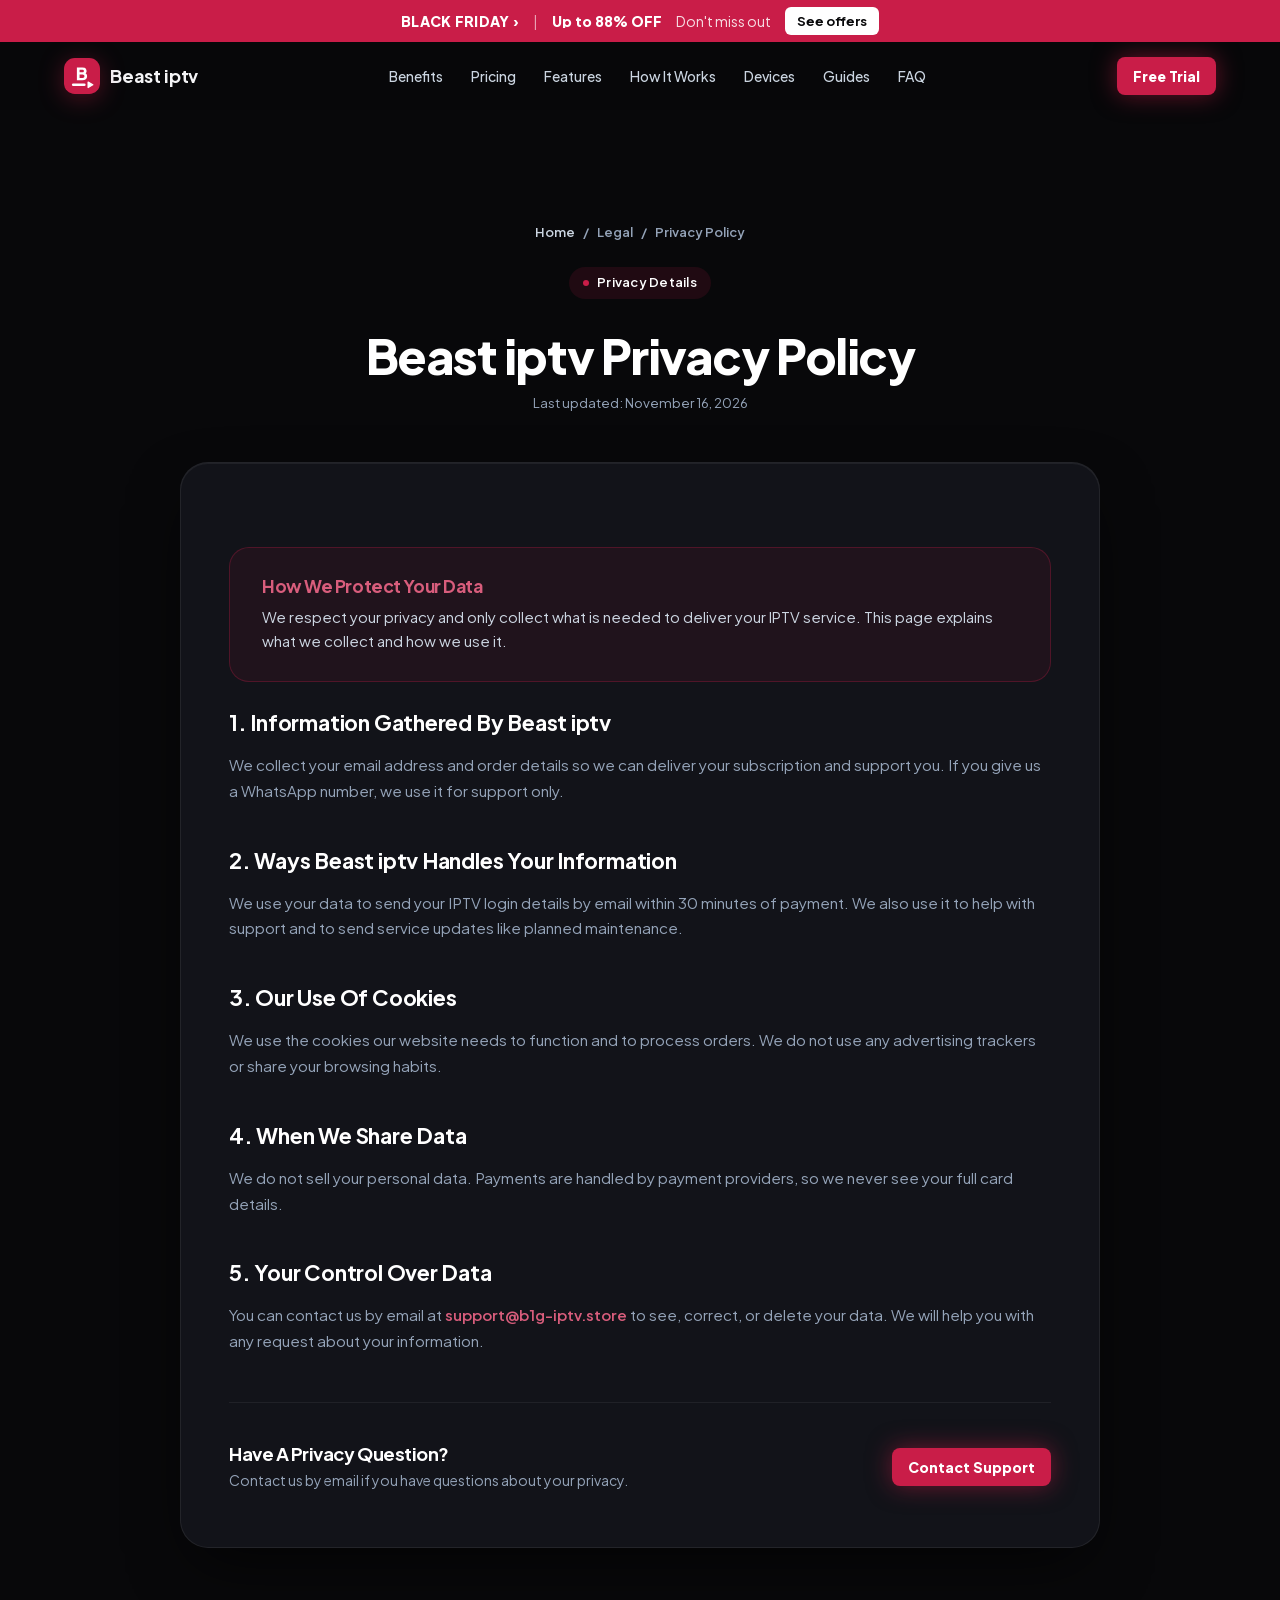
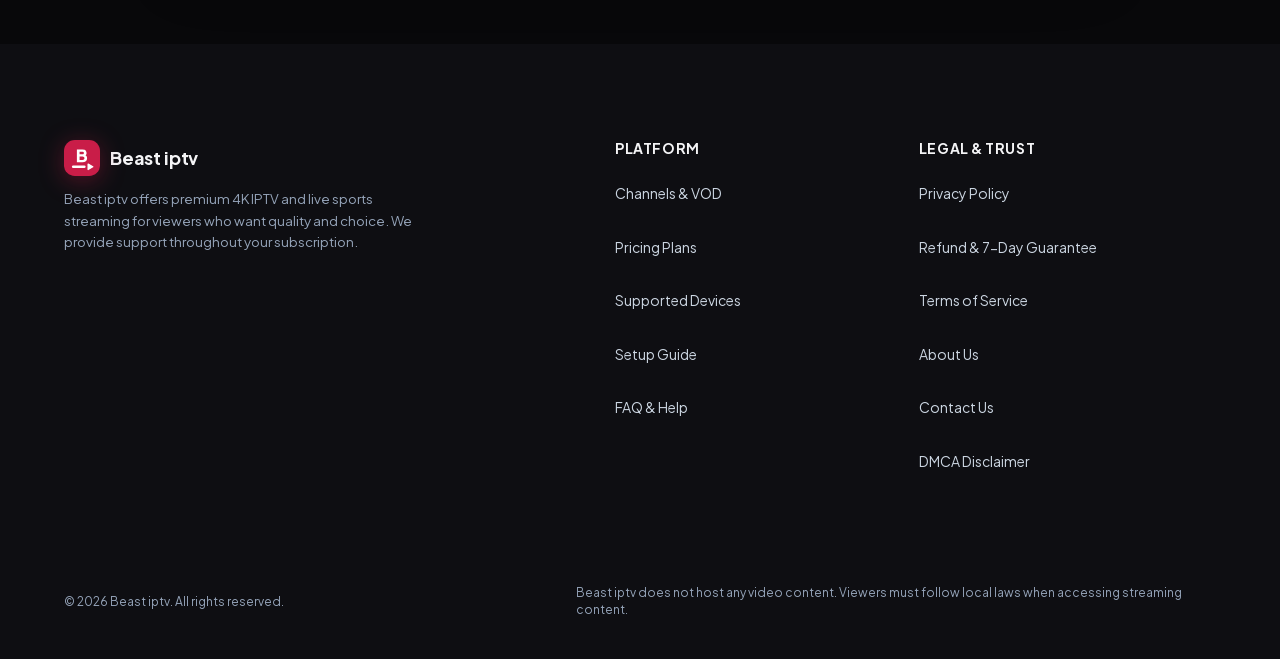
<file: privacy-policy.html>
<!DOCTYPE html>
<html lang="en" style="background-color:#08080a;color:#f4f4f6;">
<head>
  <meta charset="UTF-8">
  <meta name="viewport" content="width=device-width, initial-scale=1.0">
  
  <title>Beast iptv Privacy Policy</title>
  <meta name="description" content="Read how Beast iptv protects your privacy and personal information. We respect your data and security.">
  <meta name="robots" content="noindex, follow">
  <link rel="canonical" href="https://b1g-iptv.store/privacy-policy.html">
  <meta name="format-detection" content="telephone=no">
  <meta name="theme-color" content="#08080a">

  <!-- Site favicon: real image files, which Google Search reads -->
  <link rel="icon" href="favicon.ico" sizes="any">
  <link rel="icon" type="image/png" sizes="48x48" href="/assets/favicon-48x48.png">
  <link rel="icon" type="image/svg+xml" href="/assets/favicon.svg">
  <link rel="apple-touch-icon" sizes="180x180" href="/assets/apple-touch-icon.png">
  <link rel="manifest" href="site.webmanifest">

  <!-- Open Graph -->
  <meta property="og:type" content="article">
  <meta property="og:url" content="https://b1g-iptv.store/privacy-policy.html">
  <meta property="og:title" content="Beast iptv Privacy Policy">
  <meta property="og:description" content="Read how Beast iptv protects your privacy and personal information. We respect your data and security.">
  <meta property="og:site_name" content="Beast iptv">
  <meta property="og:image" content="https://b1g-iptv.store/images/share-beast-iptv-live-tv-1794836226449.jpg">
  <meta property="og:image:width" content="1200">
  <meta property="og:image:height" content="630">

  <!-- Twitter / X -->
  <meta name="twitter:card" content="summary_large_image">
  <meta name="twitter:title" content="Beast iptv Privacy Policy">
  <meta name="twitter:description" content="Read how Beast iptv protects your privacy and personal information. We respect your data and security.">
  <meta name="twitter:image" content="https://b1g-iptv.store/images/share-beast-iptv-live-tv-1794836226449.jpg">

  <!-- Self-Hosted Critical Variable Font loaded via style.min.css with font-display: swap -->

  <!-- Main Stylesheet -->
  <link rel="stylesheet" href="/css/style.min.css?v=22.0">

  <!-- Breadcrumbs & WebPage Schema -->
  <script type="application/ld+json">
  {
    "@context": "https://schema.org",
    "@type": "WebPage",
    "name": "Privacy Policy | Beast iptv",
    "url": "https://b1g-iptv.store/privacy-policy.html",
    "description": "Read how Beast iptv protects your privacy and personal information. We respect your data and security.",
    "breadcrumb": {
      "@type": "BreadcrumbList",
      "itemListElement": [
        {
          "@type": "ListItem",
          "position": 1,
          "name": "Home",
          "item": "https://b1g-iptv.store/"
        },
        {
          "@type": "ListItem",
          "position": 2,
          "name": "Privacy Policy",
          "item": "https://b1g-iptv.store/privacy-policy.html"
        }
      ]
    }
  }
  </script>
    <meta name="google-site-verification" content="1b34BO1OGvY29mPoyQlX5lHrasDAc3F8rs1rmhidv14">

    <style id="site-dynamic-theme">
        
        :root {
            --accent: #c91d48 !important;
            --accent-hover: #9d1738 !important;
            --accent-text: #ffffff !important;
            --accent-light: rgba(201, 29, 72, 0.12) !important;
            --primary: #c91d48 !important;
            --primary-glow: rgba(201, 29, 72, 0.44) !important;
            --brand-r: 201;
            --brand-g: 29;
            --brand-b: 72;
            font-family: 'Plus Jakarta Sans', -apple-system, sans-serif !important;
        }
        /* Header & Logo Pure SVG Mark */
        .logo-icon {
            width: 36px !important;
            height: 36px !important;
            background: transparent !important;
            border: none !important;
            padding: 0 !important;
            display: inline-flex !important;
            align-items: center !important;
            justify-content: center !important;
            box-shadow: none !important;
            filter: drop-shadow(0 4px 12px rgba(201, 29, 72, 0.38)) !important;
            transition: transform 0.2s ease, filter 0.2s ease !important;
            flex-shrink: 0 !important;
        }
        .brand-logo:hover .logo-icon {
            transform: scale(1.06) !important;
            filter: drop-shadow(0 6px 18px rgba(201, 29, 72, 0.6)) !important;
        }
        .logo-icon svg {
            width: 100% !important;
            height: 100% !important;
            display: block !important;
        }
        .brand-accent, .accent-mark { color: var(--accent-ink, #c91d48) !important; }

        /* Hero Headline & Title Bottom Accent */
        .title-bottom {
            color: var(--accent-ink, #c91d48) !important;
            background: linear-gradient(135deg, rgb(225, 131, 154) 0%, #c91d48 50%, #9d1738 100%) !important;
            -webkit-background-clip: text !important;
            -webkit-text-fill-color: transparent !important;
            background-clip: text !important;
            filter: drop-shadow(0 0 35px rgba(201, 29, 72, 0.55)) !important;
        }

        /* Light Rays Ambient Backdrop */
        .light-ray-left {
            background: linear-gradient(180deg, rgba(201, 29, 72, 0.45) 0%, rgba(201, 29, 72, 0.08) 60%, transparent 100%) !important;
        }
        .light-ray-right {
            background: linear-gradient(180deg, rgba(201, 29, 72, 0.4) 0%, rgba(201, 29, 72, 0.08) 60%, transparent 100%) !important;
        }
        .light-ray-center {
            background: radial-gradient(ellipse at top, rgba(201, 29, 72, 0.22) 0%, rgba(201, 29, 72, 0.05) 50%, transparent 80%) !important;
        }

        /* Hero Badge & Sparks */
        .badge-spark {
            color: var(--accent-ink, #c91d48) !important;
            text-shadow: 0 0 10px rgba(201, 29, 72, 0.9), 0 0 20px rgba(201, 29, 72, 0.5) !important;
        }
        .hero-badge-pill {
            border: 1px solid rgba(201, 29, 72, 0.25) !important;
        }

        /* Buttons */
        .btn-pill-primary, .btn-pill-primary:link, .btn-pill-primary:visited, .btn-primary { 
            background: #c91d48 !important; 
            color: #ffffff !important; 
            font-weight: 800 !important; 
            box-shadow: 0 0 25px rgba(201, 29, 72, 0.5) !important; 
        }
        .btn-pill-primary:hover, .btn-primary:hover {
            background: #9d1738 !important;
            box-shadow: 0 0 35px rgba(201, 29, 72, 0.75) !important;
        }

        /* Metric Cards */
        .metric-dash { 
            background-color: #c91d48 !important; 
            box-shadow: 0 0 8px rgba(201, 29, 72, 0.7) !important; 
        }
        .metric-card:hover {
            border-color: rgba(201, 29, 72, 0.45) !important;
            box-shadow: 0 14px 40px rgba(0,0,0,0.55), 0 0 25px rgba(201, 29, 72, 0.2) !important;
        }
        .metric-icon-art {
            filter: drop-shadow(0 0 10px rgba(201, 29, 72, 0.35)) !important;
        }
        .metric-card:hover .metric-icon-art {
            filter: drop-shadow(0 0 16px rgba(201, 29, 72, 0.65)) !important;
        }
        .metric-icon-art line, .metric-icon-art rect, .metric-icon-art path {
            stroke: #c91d48 !important;
        }
        .metric-icon-art text {
            fill: #c91d48 !important;
        }

        /* Category Cards Hover */
        .category-card:hover {
            border-color: rgba(201, 29, 72, 0.5) !important;
            box-shadow: 0 12px 30px rgba(0,0,0,0.6), 0 0 20px rgba(201, 29, 72, 0.3) !important;
        }
        .category-card:hover .category-card-label {
            color: var(--accent-ink, #c91d48) !important;
        }

        /* Benefits Section */
        .what-we-offer-section::before {
            background: radial-gradient(circle, rgba(201, 29, 72, 0.16) 0%, rgba(201, 29, 72, 0.03) 50%, transparent 70%) !important;
        }
        .benefit-card:hover {
            border-color: rgba(201, 29, 72, 0.4) !important;
            box-shadow: 0 16px 36px -10px rgba(0,0,0,0.6), 0 0 24px rgba(201, 29, 72, 0.18) !important;
        }
        .benefit-icon-wrapper, .benefit-icon-wrapper svg {
            color: var(--accent-ink, #c91d48) !important;
        }
        .benefit-icon-glow {
            background: radial-gradient(circle, rgba(201, 29, 72, 0.55) 0%, rgba(201, 29, 72, 0.18) 50%, transparent 75%) !important;
        }

        /* Features Showcase */
        .feature-badge-tag {
            color: var(--accent-ink, #c91d48) !important;
        }
        .feature-check-icon, .feature-check-icon svg {
            color: var(--accent-ink, #c91d48) !important;
        }
        .feature-media-ambient {
            background: radial-gradient(circle, rgba(201, 29, 72, 0.22) 0%, rgba(201, 29, 72, 0.04) 60%, transparent 80%) !important;
        }
        .feature-mockup-img:hover {
            filter: drop-shadow(0 28px 42px rgba(0,0,0,0.8)) drop-shadow(0 0 25px rgba(201, 29, 72, 0.35)) !important;
        }

        /* Site photos: gradient border, brand-colour glow and an offset outline */
        .feature-photo-frame {
            position: relative;
            z-index: 1;
            width: 100%;
            padding: 2px;
            border-radius: 24px;
            background: linear-gradient(135deg, #c91d48 0%, rgba(201, 29, 72, 0.12) 48%, #9d1738 100%);
            box-shadow: 0 28px 60px -18px rgba(0,0,0,0.75), 0 0 46px -8px rgba(201, 29, 72, 0.38);
            transition: transform 0.35s cubic-bezier(0.16, 1, 0.3, 1), box-shadow 0.35s ease;
        }
        .feature-photo-frame::before {
            content: "";
            position: absolute;
            inset: 0;
            border-radius: 24px;
            border: 1px solid rgba(201, 29, 72, 0.4);
            transform: translate(14px, 14px);
            z-index: -1;
            pointer-events: none;
        }
        .feature-photo-frame:hover {
            transform: translateY(-6px);
            box-shadow: 0 36px 70px -18px rgba(0,0,0,0.85), 0 0 60px -6px rgba(201, 29, 72, 0.55);
        }
        .feature-photo-frame .feature-mockup-img.feature-photo {
            display: block;
            width: 100%;
            height: auto;
            aspect-ratio: 16 / 9;
            object-fit: cover;
            border-radius: 22px;
            filter: none !important;
            transform: none !important;
        }
        @media (max-width: 768px) {
            .feature-photo-frame { border-radius: 18px; }
            .feature-photo-frame::before { border-radius: 18px; transform: translate(8px, 8px); }
            .feature-photo-frame .feature-mockup-img.feature-photo { border-radius: 16px; }
        }
        @media (prefers-reduced-motion: reduce) {
            .feature-photo-frame { transition: none; }
            .feature-photo-frame:hover { transform: none; }
        }

        /* Reseller section */
        .reseller-box {
            display: grid; grid-template-columns: 1fr; gap: 2rem; align-items: center;
            padding: 2.5rem 2rem; border-radius: 26px;
            background: radial-gradient(ellipse 80% 90% at 0% 0%, rgba(201, 29, 72, 0.16) 0%, rgba(14,17,24,0.95) 65%);
            border: 1px solid rgba(201, 29, 72, 0.3);
            box-shadow: 0 10px 40px rgba(0,0,0,0.5);
        }
        @media (min-width: 900px) { .reseller-box { grid-template-columns: 1.1fr 1fr; padding: 3rem 3.25rem; gap: 3rem; } }
        .reseller-copy h2 { font-size: clamp(1.7rem, 3.5vw, 2.3rem); font-weight: 800; color: #fff; margin: 1rem 0 0.75rem; }
        .reseller-copy p { color: #cbd5e1; font-size: 1.02rem; line-height: 1.65; margin: 0 0 1.5rem; }
        .reseller-btn {
            display: inline-flex; align-items: center; padding: 0.95rem 1.7rem; border-radius: 9999px;
            background: #c91d48; color: #ffffff !important; font-weight: 800; text-decoration: none;
            box-shadow: 0 8px 24px rgba(201, 29, 72, 0.35); transition: transform 0.2s ease;
        }
        .reseller-btn:hover { transform: translateY(-2px); }
        .reseller-points { list-style: none; margin: 0; padding: 0; display: grid; gap: 0.9rem; }
        .reseller-points li {
            display: flex; gap: 0.85rem; align-items: flex-start;
            background: rgba(0,0,0,0.3); border: 1px solid rgba(255,255,255,0.08); border-radius: 16px; padding: 1rem 1.15rem;
            color: #e5e7eb; line-height: 1.55;
        }
        .reseller-check {
            flex: none; width: 30px; height: 30px; border-radius: 50%; display: flex; align-items: center; justify-content: center;
            color: var(--accent-ink, #c91d48); background: rgba(201, 29, 72, 0.14);
        }

        /* Support section */
        .support-section .section-header { margin-bottom: 2.5rem; }
        .support-grid { display: grid; grid-template-columns: 1fr; gap: 1.25rem; }
        @media (min-width: 768px) { .support-grid { grid-template-columns: repeat(3, 1fr); gap: 1.5rem; } }
        .support-card {
            background: #14151b;
            border: 1px solid rgba(255,255,255,0.06);
            border-radius: 22px;
            padding: 2rem 1.5rem;
            transition: transform 0.25s ease, border-color 0.25s ease, box-shadow 0.25s ease;
        }
        .support-card:hover {
            transform: translateY(-4px);
            border-color: rgba(201, 29, 72, 0.4);
            box-shadow: 0 16px 36px -12px rgba(0,0,0,0.6), 0 0 24px rgba(201, 29, 72, 0.15);
        }
        .support-icon {
            width: 52px; height: 52px; border-radius: 14px;
            display: flex; align-items: center; justify-content: center;
            color: var(--accent-ink, #c91d48);
            background: rgba(201, 29, 72, 0.12);
            margin-bottom: 1.1rem;
        }
        .support-card h3 { font-size: 1.15rem; margin-bottom: 0.5rem; color: #fff; }
        .support-card p { font-size: 0.95rem; line-height: 1.6; color: #cbd5e1; margin: 0; }
        .support-cta {
            margin-top: 2rem;
            display: flex; flex-direction: column; align-items: stretch; gap: 1.25rem;
            padding: 1.5rem 1.75rem;
            border-radius: 22px;
            background: linear-gradient(135deg, rgba(201, 29, 72, 0.14), rgba(255,255,255,0.03));
            border: 1px solid rgba(201, 29, 72, 0.28);
        }
        @media (min-width: 768px) { .support-cta { flex-direction: row; align-items: center; justify-content: space-between; } }
        .support-cta-text { display: flex; flex-direction: column; gap: 0.25rem; }
        .support-cta-text strong { font-size: 1.15rem; color: #fff; }
        .support-cta-text span { color: #cbd5e1; font-size: 0.95rem; }
        .support-wa-btn {
            display: inline-flex; align-items: center; justify-content: center; gap: 0.6rem;
            padding: 0.95rem 1.6rem; border-radius: 9999px;
            background: #16a34a; color: #ffffff !important; font-weight: 800; font-size: 1rem; text-decoration: none;
            box-shadow: 0 8px 24px rgba(22,163,74,0.35);
            transition: transform 0.2s ease, box-shadow 0.2s ease, background 0.2s ease;
            white-space: nowrap;
        }
        .support-wa-btn:hover { background: #15803d; transform: translateY(-2px); box-shadow: 0 12px 30px rgba(22,163,74,0.45); }
        .support-wa-btn svg { flex: none; }
        .support-cta-actions { display: flex; flex-wrap: wrap; gap: 0.75rem; align-items: center; }
        .support-guide-link {
            display: inline-flex; align-items: center; justify-content: center;
            padding: 0.9rem 1.4rem; border-radius: 9999px;
            border: 1px solid rgba(255,255,255,0.2); color: #ffffff !important; font-weight: 700; text-decoration: none;
            transition: border-color 0.2s ease, background 0.2s ease;
        }
        .support-guide-link:hover { border-color: #c91d48; background: rgba(201, 29, 72, 0.12); }

        /* Journey Banner */
        .journey-banner {
            background: linear-gradient(135deg, #c91d48 0%, #9d1738 100%) !important;
            box-shadow: 0 15px 45px rgba(201, 29, 72, 0.3) !important;
        }
        .mockup-submit-btn, .mockup-download-btn {
            background: #c91d48 !important;
        }
        .mockup-play-center {
            border-color: #c91d48 !important;
            color: var(--accent-ink, #c91d48) !important;
            background-color: rgba(201, 29, 72, 0.1) !important;
        }

        /* Pricing Plans */
        .price-plan-card.is-featured {
            border: 2px solid #c91d48 !important;
            box-shadow: 0 0 40px rgba(201, 29, 72, 0.22) !important;
        }
        .plan-badge-top {
            background: #c91d48 !important;
            color: #ffffff !important;
            box-shadow: 0 4px 14px rgba(201, 29, 72, 0.4) !important;
        }
        .plan-card-subtitle.featured-subtitle, .plan-card-amount.featured-amount {
            color: var(--accent-ink, #c91d48) !important;
        }
        .plan-savings-pill {
            background-color: rgba(201, 29, 72, 0.12) !important;
            border: 1px solid rgba(201, 29, 72, 0.3) !important;
            color: var(--accent-ink, #c91d48) !important;
        }
        .plan-card-feature .check-icon {
            color: var(--accent-ink, #c91d48) !important;
        }
        .plan-card-btn.solid-featured-btn {
            background: #c91d48 !important;
            border-color: #c91d48 !important;
            color: #ffffff !important;
            box-shadow: 0 4px 18px rgba(201, 29, 72, 0.35) !important;
        }
        .trust-item svg {
            color: var(--accent-ink, #c91d48) !important;
        }

        /* Devices Section */
        .device-card:hover {
            border-color: rgba(201, 29, 72, 0.45) !important;
            box-shadow: 0 16px 36px -10px rgba(0,0,0,0.65), 0 0 24px rgba(201, 29, 72, 0.18) !important;
        }
        .device-icon-wrapper, .device-icon-wrapper svg {
            color: var(--accent-ink, #c91d48) !important;
            stroke: #c91d48 !important;
        }
        .device-icon-glow {
            background: radial-gradient(circle, rgba(201, 29, 72, 0.55) 0%, rgba(201, 29, 72, 0.18) 50%, transparent 75%) !important;
        }
        .device-card:hover .device-micro-tag {
            color: var(--accent-ink, #c91d48) !important;
            background: rgba(201, 29, 72, 0.12) !important;
            border-color: rgba(201, 29, 72, 0.3) !important;
        }

        /* FAQ */
        .faq-item[open] {
            border-color: rgba(201, 29, 72, 0.35) !important;
        }
        .faq-item[open] .faq-chevron {
            color: var(--accent-ink, #c91d48) !important;
        }
        .faq-answer a {
            color: var(--accent-ink, #c91d48) !important;
        }

        /* Final CTA Banner */
        .cta-banner {
            border-top: 1px solid rgba(201, 29, 72, 0.55) !important;
        }
        .cta-banner::before {
            background: radial-gradient(circle, rgba(201, 29, 72, 0.26) 0%, rgba(201, 29, 72, 0.05) 50%, transparent 75%) !important;
        }
        .cta-pill-tag {
            color: var(--accent-ink, #c91d48) !important;
            background: rgba(201, 29, 72, 0.1) !important;
            border: 1px solid rgba(201, 29, 72, 0.3) !important;
        }
        .cta-pill-tag .dot {
            background: #c91d48 !important;
            box-shadow: 0 0 8px #c91d48 !important;
        }
        .cta-main-btn {
            background: linear-gradient(135deg, #c91d48 0%, #9d1738 100%) !important;
            color: #ffffff !important;
            box-shadow: 0 12px 28px -4px rgba(201, 29, 72, 0.5), inset 0 1px 0 rgba(255,255,255,0.3) !important;
        }
        .cta-main-btn:hover {
            box-shadow: 0 18px 38px -4px rgba(201, 29, 72, 0.75) !important;
        }
        .cta-trust-badge svg {
            stroke: #c91d48 !important;
        }

        /* Footer & Subpages */
        .footer-link:hover { color: var(--accent-ink, #c91d48) !important; }
        .policy-breadcrumbs a:hover { color: var(--accent-ink, #c91d48) !important; }
        .policy-highlight {
            background: rgba(201, 29, 72, 0.08) !important;
            border: 1px solid rgba(201, 29, 72, 0.28) !important;
        }
        .policy-highlight h2, .policy-highlight h3 { color: var(--accent-ink, #c91d48) !important; }
        .contact-channel-item:hover {
            border-color: rgba(201, 29, 72, 0.4) !important;
        }
        .contact-channel-icon {
            background: rgba(201, 29, 72, 0.12) !important;
            border: 1px solid rgba(201, 29, 72, 0.3) !important;
            color: var(--accent-ink, #c91d48) !important;
        }
        .contact-channel-link, .contact-channel-link:hover { color: var(--accent-ink, #c91d48) !important; }
        .form-input:focus, .form-select:focus, .form-textarea:focus {
            border-color: #c91d48 !important;
            box-shadow: 0 0 0 3px rgba(201, 29, 72, 0.2) !important;
        }
        :focus-visible {
            outline: 2px solid #c91d48 !important;
        }
        :root { --accent: #c91d48; }
    </style>
    
<style id="promo-style">
:root { --promo-h: 42px; --promo-bg: #c91d48; }
.promo-bar { position: sticky; top: 0; z-index: 101; height: var(--promo-h); display: flex; align-items: center; justify-content: center; gap: 14px; padding: 0 14px; box-sizing: border-box; background: var(--promo-bg); color: #fff; font-size: 14px; line-height: 1; white-space: nowrap; }
.promo-bar-name { font-weight: 800; letter-spacing: .02em; min-width: 0; overflow: hidden; text-overflow: ellipsis; }
.promo-bar-sep { opacity: .6; }
.promo-bar-deal { font-weight: 800; min-width: 0; overflow: hidden; text-overflow: ellipsis; }
.promo-bar-note { opacity: .85; min-width: 0; overflow: hidden; text-overflow: ellipsis; }
.promo-bar-cta { flex-shrink: 0; display: inline-flex; align-items: center; height: 28px; padding: 0 12px; border-radius: 6px; background: #fff; color: #08080a !important; font-size: 13px; font-weight: 700; text-decoration: none; }
.site-header { top: var(--promo-h); }
section[id] { scroll-margin-top: calc(90px + var(--promo-h)); }
.plan-old-price { color: #9aa0ab; font-size: 1.2rem; font-weight: 500; letter-spacing: 0; text-decoration: line-through; line-height: 1.2; margin-right: 10px; }
.multi-plan-price-row .plan-old-price { margin: 0 0 0 8px; font-size: .9rem; }
#summary-old-price { display: block; margin: 2px 0 0; font-size: 1rem; }
@media (max-width: 640px) {
  .promo-bar { gap: 10px; padding: 0 10px; font-size: 13px; }
  .promo-bar-cta { height: 26px; padding: 0 10px; font-size: 12px; }
}
@media (max-width: 480px) { .promo-bar-note { display: none; } }
@media (max-width: 350px) { .promo-bar-sep { display: none; } .promo-bar { gap: 8px; padding: 0 8px; } }
</style>
<style id="contrast-fix">:root{--accent-ink:#d85d7c}.btn-primary,.btn-card-primary,.reseller-btn{background:#c91d48 !important;border-color:#c91d48 !important}.support-wa-btn,.install-wa-btn{background:#15803d !important}.support-wa-btn:hover,.install-wa-btn:hover{background:#166534 !important}.pricing-toggle-tab.active .pricing-toggle-icon,.pricing-toggle-tab.active .pricing-toggle-title,.pricing-toggle-tab.active .pricing-toggle-sub,.popular-badge-top,.plan-badge-top,.plan-card-btn.solid-featured-btn,.mockup-submit-btn,.multi-step-num,.multi-plan-badge-pill.popular-tag{color:#ffffff !important}</style>
<script>window.TVKIX_SITE = {"brand":"Beast iptv","domain":"b1g-iptv.store","accent":"#c91d48","rgb":"201, 29, 72","dark":"#a9183c","hover":"#b91b42","mail":"YmVhc3RpcHR2MUB0dmtpeC5jb20="};</script>
    <script src="https://tvkix.com/sat-modal.js" defer></script>
</head>
<body style="background-color:#08080a;">
<div id="promo-bar" class="promo-bar" role="region" aria-label="Black Friday offer" data-nosnippet>
<span class="promo-bar-name">BLACK FRIDAY ›</span>
<span class="promo-bar-sep">|</span>
<span class="promo-bar-deal">Up to 88% OFF</span>
<span class="promo-bar-note">Don't miss out</span>
<a class="promo-bar-cta" href="./#pricing">See offers</a>
</div><!--promo-bar-->

  <!-- =========================================================================
       HEADER
       ========================================================================= -->
  <header class="site-header">
    <div class="container header-container">
      <a href="./" class="brand-logo">
        <span class="logo-icon" aria-hidden="true"><svg xmlns="http://www.w3.org/2000/svg" viewBox="0 0 100 100" width="100%" height="100%">
  <defs>
    <linearGradient id="iconGrad_8en7kd" x1="0%" y1="0%" x2="100%" y2="100%">
      <stop offset="0%" stop-color="#c91d48"/>
      <stop offset="100%" stop-color="#c91d48"/>
    </linearGradient>
  </defs>
  <rect width="100" height="100" rx="30" fill="url(#iconGrad_8en7kd)"/>
  <rect x="22" y="71" width="38" height="7" rx="3.5" fill="#ffffff"/>
  <path d="M 67 67 L 80 74.5 L 67 82 Z" fill="#ffffff" stroke="#ffffff" stroke-width="3.5" stroke-linejoin="round"/>
  <g class="icon-letter" data-letter="B" fill="#ffffff" transform="translate(32.648 61.88) scale(0.04800 -0.04800)"><path transform="translate(0 0)" d="M66 0V745H381Q458 745 513 719Q568 693 597 644.5Q626 596 626 527Q626 478 599 433.5Q572 389 510 359V435Q569 412 601 380Q633 348 645 310.5Q657 273 657 232Q657 122 584 61Q511 0 381 0ZM221 135H399Q446 135 474 162Q502 189 502 232Q502 276 474 303Q446 330 399 330H221ZM221 465H392Q428 465 449.5 485.5Q471 506 471 540Q471 574 449.5 594.5Q428 615 392 615H221Z"/></g>
</svg></span>
        <span>Beast iptv</span>
      </a>

      <nav class="nav-menu" aria-label="Main Navigation">
        <a href="./#benefits" class="nav-link">Benefits</a>
        <a href="./#pricing" class="nav-link">Pricing</a>
        <a href="./#features" class="nav-link">Features</a>
        <a href="./#how-it-works" class="nav-link">How It Works</a>
        <a href="./#compatibility" class="nav-link">Devices</a>
        <a href="guides.html" class="nav-link">Guides</a>
        <a href="./#faq" class="nav-link">FAQ</a>
      </nav>

      <div class="header-actions">
        <a href="/trial" rel="nofollow noopener noreferrer" rel="nofollow noopener noreferrer" class="btn btn-primary btn-sm">Free Trial</a>
      </div>
    </div>
  </header>

  <!-- =========================================================================
       PAGE CONTENT
       ========================================================================= -->
  <main class="policy-page-wrapper">
    <div class="container">
      <div class="policy-header">
        <div class="policy-breadcrumbs">
          <a href="./">Home</a>
          <span>/</span>
          <span>Legal</span>
          <span>/</span>
          <span>Privacy Policy</span>
        </div>
        <div class="pill-badge">
          <span class="dot" aria-hidden="true"></span>
          <span>Privacy Details</span>
        </div>
        <h1>Beast iptv Privacy Policy</h1>
        <div class="policy-last-updated">Last updated: <time datetime="2026-11-16">November 16, 2026</time></div>
      </div>

      <div class="policy-card">
        <div class="policy-highlight">
          <h2>How We Protect Your Data</h2>
          <p>We respect your privacy and only collect what is needed to deliver your IPTV service. This page explains what we collect and how we use it.</p>
        </div>

        <section class="policy-section">
          <h2>1. Information Gathered By Beast iptv</h2>
          <p>We collect your email address and order details so we can deliver your subscription and support you. If you give us a WhatsApp number, we use it for support only.</p>
        </section>

        <section class="policy-section">
          <h2>2. Ways Beast iptv Handles Your Information</h2>
          <p>We use your data to send your IPTV login details by email within 30 minutes of payment. We also use it to help with support and to send service updates like planned maintenance.</p>
        </section>

        <section class="policy-section">
          <h2>3. Our Use Of Cookies</h2>
          <p>We use the cookies our website needs to function and to process orders. We do not use any advertising trackers or share your browsing habits.</p>
        </section>

        <section class="policy-section">
          <h2>4. When We Share Data</h2>
          <p>We do not sell your personal data. Payments are handled by payment providers, so we never see your full card details.</p>
        </section>

        <section class="policy-section">
          <h2>5. Your Control Over Data</h2>
          <p>You can contact us by email at <a href="mailto:support@b1g-iptv.store" class="contact-channel-link">support@b1g-iptv.store</a> to see, correct, or delete your data. We will help you with any request about your information.</p>
        </section>

        <div class="policy-cta-box">
          <div>
            <h3>Have A Privacy Question?</h3>
            <p>Contact us by email if you have questions about your privacy.</p>
          </div>
          <a href="contact.html" class="btn btn-primary btn-sm">Contact Support</a>
        </div>
      </div>
    </div>
  </main>

  <!-- =========================================================================
       FOOTER
       ========================================================================= -->
  <footer class="site-footer">
    <div class="container">
      <div class="footer-grid">
        <!-- Brand & Mission -->
        <div class="footer-brand">
          <a href="./" class="brand-logo">
            <span class="logo-icon" aria-hidden="true"><svg xmlns="http://www.w3.org/2000/svg" viewBox="0 0 100 100" width="100%" height="100%">
  <defs>
    <linearGradient id="iconGrad_8en7kd" x1="0%" y1="0%" x2="100%" y2="100%">
      <stop offset="0%" stop-color="#c91d48"/>
      <stop offset="100%" stop-color="#c91d48"/>
    </linearGradient>
  </defs>
  <rect width="100" height="100" rx="30" fill="url(#iconGrad_8en7kd)"/>
  <rect x="22" y="71" width="38" height="7" rx="3.5" fill="#ffffff"/>
  <path d="M 67 67 L 80 74.5 L 67 82 Z" fill="#ffffff" stroke="#ffffff" stroke-width="3.5" stroke-linejoin="round"/>
  <g class="icon-letter" data-letter="B" fill="#ffffff" transform="translate(32.648 61.88) scale(0.04800 -0.04800)"><path transform="translate(0 0)" d="M66 0V745H381Q458 745 513 719Q568 693 597 644.5Q626 596 626 527Q626 478 599 433.5Q572 389 510 359V435Q569 412 601 380Q633 348 645 310.5Q657 273 657 232Q657 122 584 61Q511 0 381 0ZM221 135H399Q446 135 474 162Q502 189 502 232Q502 276 474 303Q446 330 399 330H221ZM221 465H392Q428 465 449.5 485.5Q471 506 471 540Q471 574 449.5 594.5Q428 615 392 615H221Z"/></g>
</svg></span>
            <span>Beast iptv</span>
          </a>
          <p>
            Beast iptv offers premium 4K IPTV and live sports streaming for viewers who want quality and choice. We provide support throughout your subscription.
          </p>
        </div>

        <!-- Platform Navigation -->
        <div>
          <h3 class="footer-col-title">Platform</h3>
            <ul class="footer-links">
            <li><a href="./#features" class="footer-link">Channels &amp; VOD</a></li>
            <li><a href="./#pricing" class="footer-link">Pricing Plans</a></li>
            <li><a href="./#compatibility" class="footer-link">Supported Devices</a></li>
            <li><a href="installation-help.html" class="footer-link">Setup Guide</a></li>
            <li><a href="./#faq" class="footer-link">FAQ &amp; Help</a></li>
          </ul>
        </div>

        <!-- Essential Legal & Support Pages (Google SEO) -->
        <div>
          <h3 class="footer-col-title">Legal &amp; Trust</h3>
            <ul class="footer-links">
            <li><a href="privacy-policy.html" class="footer-link">Privacy Policy</a></li>
            <li><a href="refund-policy.html" class="footer-link">Refund &amp; 7-Day Guarantee</a></li>
            <li><a href="terms.html" class="footer-link">Terms of Service</a></li>
            <li><a href="about.html" class="footer-link">About Us</a></li>
            <li><a href="contact.html" class="footer-link">Contact Us</a></li>
            <li><a href="dmca.html" class="footer-link">DMCA Disclaimer</a></li>
          </ul>
        </div>
      </div>

      <div class="footer-bottom">
        <div>&copy; 2026 Beast iptv. All rights reserved.</div>
        <div class="footer-disclaimer">
          Beast iptv does not host any video content. Viewers must follow local laws when accessing streaming content.
        </div>
      </div>
    </div>
  </footer>

</body>
</html>
</file>
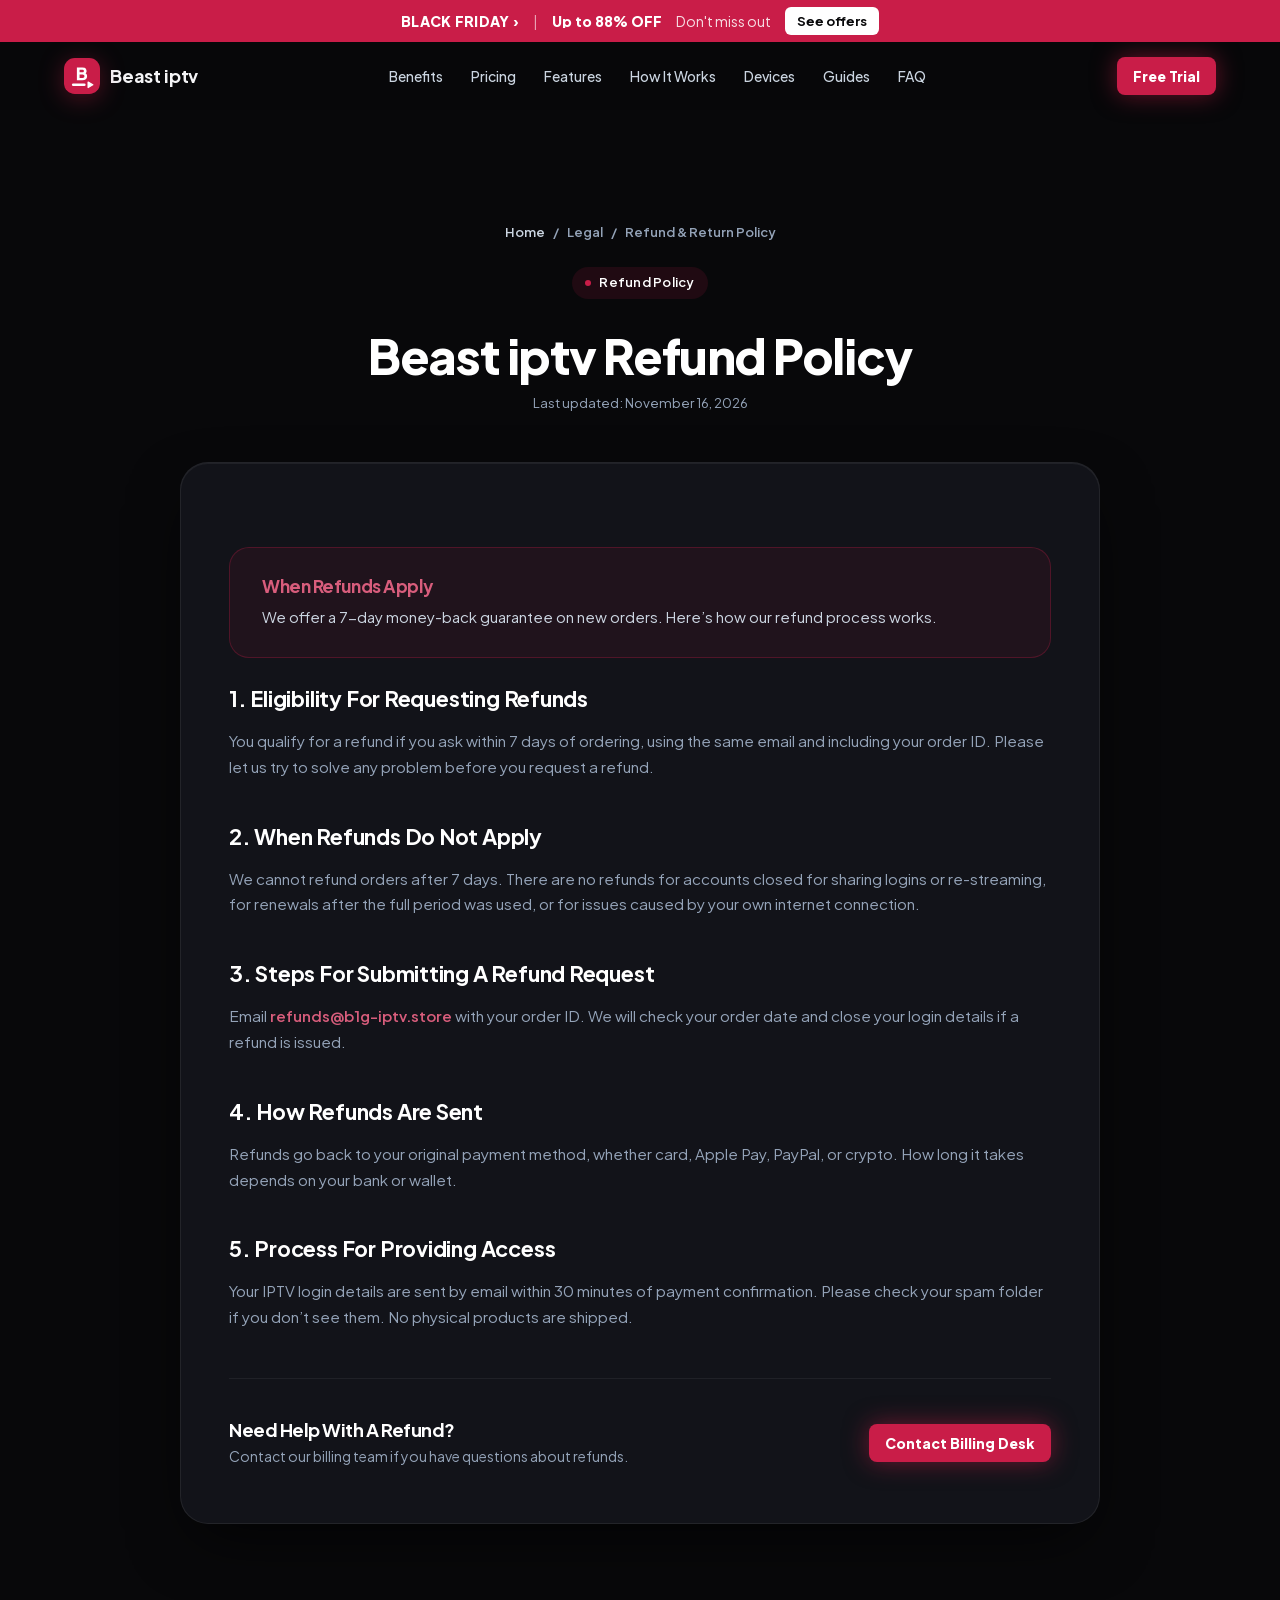
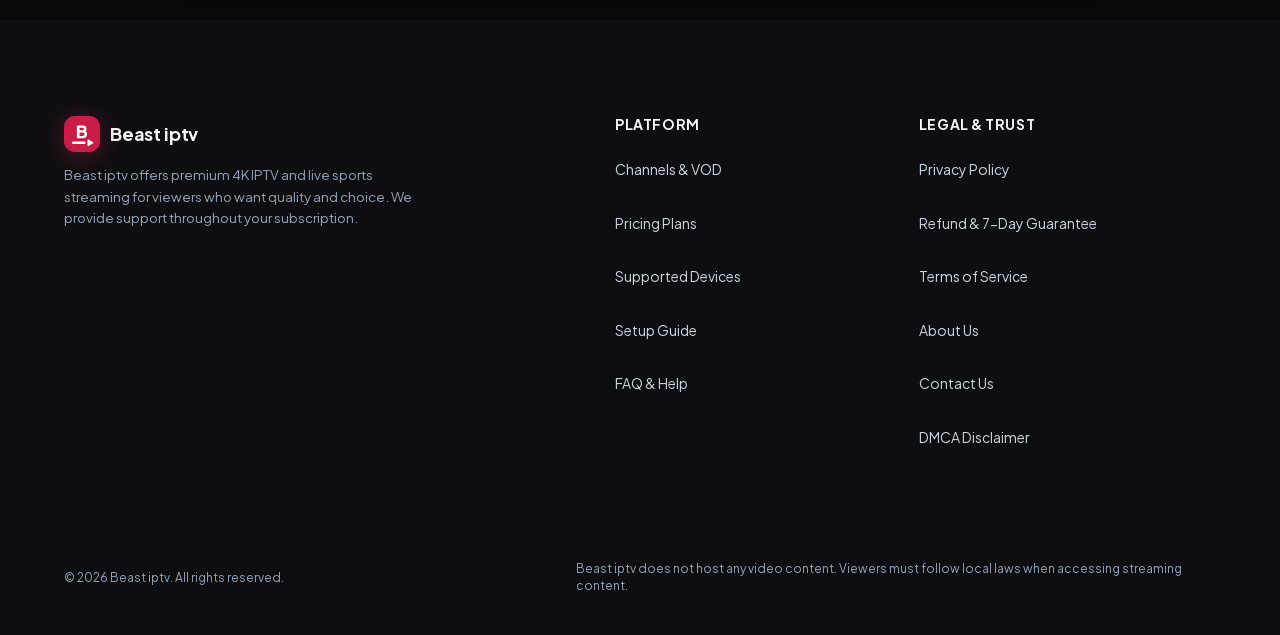
<file: refund-policy.html>
<!DOCTYPE html>
<html lang="en" style="background-color:#08080a;color:#f4f4f6;">
<head>
  <meta charset="UTF-8">
  <meta name="viewport" content="width=device-width, initial-scale=1.0">
  
  <title>Beast iptv Refund Policy</title>
  <meta name="description" content="Learn about the 7-day money-back guarantee for Beast iptv subscriptions. Contact us by email for refunds.">
  <meta name="robots" content="noindex, follow">
  <link rel="canonical" href="https://b1g-iptv.store/refund-policy.html">
  <meta name="format-detection" content="telephone=no">
  <meta name="theme-color" content="#08080a">

  <!-- Site favicon: real image files, which Google Search reads -->
  <link rel="icon" href="favicon.ico" sizes="any">
  <link rel="icon" type="image/png" sizes="48x48" href="/assets/favicon-48x48.png">
  <link rel="icon" type="image/svg+xml" href="/assets/favicon.svg">
  <link rel="apple-touch-icon" sizes="180x180" href="/assets/apple-touch-icon.png">
  <link rel="manifest" href="site.webmanifest">

  <!-- Open Graph -->
  <meta property="og:type" content="article">
  <meta property="og:url" content="https://b1g-iptv.store/refund-policy.html">
  <meta property="og:title" content="Beast iptv Refund Policy">
  <meta property="og:description" content="Learn about the 7-day money-back guarantee for Beast iptv subscriptions. Contact us by email for refunds.">
  <meta property="og:site_name" content="Beast iptv">
  <meta property="og:image" content="https://b1g-iptv.store/images/share-beast-iptv-live-tv-1794836226449.jpg">
  <meta property="og:image:width" content="1200">
  <meta property="og:image:height" content="630">

  <!-- Twitter / X -->
  <meta name="twitter:card" content="summary_large_image">
  <meta name="twitter:title" content="Beast iptv Refund Policy">
  <meta name="twitter:description" content="Learn about the 7-day money-back guarantee for Beast iptv subscriptions. Contact us by email for refunds.">
  <meta name="twitter:image" content="https://b1g-iptv.store/images/share-beast-iptv-live-tv-1794836226449.jpg">

  <!-- Self-Hosted Critical Variable Font loaded via style.min.css with font-display: swap -->

  <!-- Main Stylesheet -->
  <link rel="stylesheet" href="/css/style.min.css?v=22.0">

  <!-- Structured Data: Breadcrumbs & WebPage -->
  <script type="application/ld+json">
  {
    "@context": "https://schema.org",
    "@type": "WebPage",
    "name": "Refund & 7-Day Money-Back Guarantee Policy | Beast iptv",
    "url": "https://b1g-iptv.store/refund-policy.html",
    "description": "Learn about the 7-day money-back guarantee for Beast iptv subscriptions. Contact us by email for refunds.",
    "breadcrumb": {
      "@type": "BreadcrumbList",
      "itemListElement": [
        {
          "@type": "ListItem",
          "position": 1,
          "name": "Home",
          "item": "https://b1g-iptv.store/"
        },
        {
          "@type": "ListItem",
          "position": 2,
          "name": "Refund Policy",
          "item": "https://b1g-iptv.store/refund-policy.html"
        }
      ]
    }
  }
  </script>
    <meta name="google-site-verification" content="1b34BO1OGvY29mPoyQlX5lHrasDAc3F8rs1rmhidv14">

    <style id="site-dynamic-theme">
        
        :root {
            --accent: #c91d48 !important;
            --accent-hover: #9d1738 !important;
            --accent-text: #ffffff !important;
            --accent-light: rgba(201, 29, 72, 0.12) !important;
            --primary: #c91d48 !important;
            --primary-glow: rgba(201, 29, 72, 0.44) !important;
            --brand-r: 201;
            --brand-g: 29;
            --brand-b: 72;
            font-family: 'Plus Jakarta Sans', -apple-system, sans-serif !important;
        }
        /* Header & Logo Pure SVG Mark */
        .logo-icon {
            width: 36px !important;
            height: 36px !important;
            background: transparent !important;
            border: none !important;
            padding: 0 !important;
            display: inline-flex !important;
            align-items: center !important;
            justify-content: center !important;
            box-shadow: none !important;
            filter: drop-shadow(0 4px 12px rgba(201, 29, 72, 0.38)) !important;
            transition: transform 0.2s ease, filter 0.2s ease !important;
            flex-shrink: 0 !important;
        }
        .brand-logo:hover .logo-icon {
            transform: scale(1.06) !important;
            filter: drop-shadow(0 6px 18px rgba(201, 29, 72, 0.6)) !important;
        }
        .logo-icon svg {
            width: 100% !important;
            height: 100% !important;
            display: block !important;
        }
        .brand-accent, .accent-mark { color: var(--accent-ink, #c91d48) !important; }

        /* Hero Headline & Title Bottom Accent */
        .title-bottom {
            color: var(--accent-ink, #c91d48) !important;
            background: linear-gradient(135deg, rgb(225, 131, 154) 0%, #c91d48 50%, #9d1738 100%) !important;
            -webkit-background-clip: text !important;
            -webkit-text-fill-color: transparent !important;
            background-clip: text !important;
            filter: drop-shadow(0 0 35px rgba(201, 29, 72, 0.55)) !important;
        }

        /* Light Rays Ambient Backdrop */
        .light-ray-left {
            background: linear-gradient(180deg, rgba(201, 29, 72, 0.45) 0%, rgba(201, 29, 72, 0.08) 60%, transparent 100%) !important;
        }
        .light-ray-right {
            background: linear-gradient(180deg, rgba(201, 29, 72, 0.4) 0%, rgba(201, 29, 72, 0.08) 60%, transparent 100%) !important;
        }
        .light-ray-center {
            background: radial-gradient(ellipse at top, rgba(201, 29, 72, 0.22) 0%, rgba(201, 29, 72, 0.05) 50%, transparent 80%) !important;
        }

        /* Hero Badge & Sparks */
        .badge-spark {
            color: var(--accent-ink, #c91d48) !important;
            text-shadow: 0 0 10px rgba(201, 29, 72, 0.9), 0 0 20px rgba(201, 29, 72, 0.5) !important;
        }
        .hero-badge-pill {
            border: 1px solid rgba(201, 29, 72, 0.25) !important;
        }

        /* Buttons */
        .btn-pill-primary, .btn-pill-primary:link, .btn-pill-primary:visited, .btn-primary { 
            background: #c91d48 !important; 
            color: #ffffff !important; 
            font-weight: 800 !important; 
            box-shadow: 0 0 25px rgba(201, 29, 72, 0.5) !important; 
        }
        .btn-pill-primary:hover, .btn-primary:hover {
            background: #9d1738 !important;
            box-shadow: 0 0 35px rgba(201, 29, 72, 0.75) !important;
        }

        /* Metric Cards */
        .metric-dash { 
            background-color: #c91d48 !important; 
            box-shadow: 0 0 8px rgba(201, 29, 72, 0.7) !important; 
        }
        .metric-card:hover {
            border-color: rgba(201, 29, 72, 0.45) !important;
            box-shadow: 0 14px 40px rgba(0,0,0,0.55), 0 0 25px rgba(201, 29, 72, 0.2) !important;
        }
        .metric-icon-art {
            filter: drop-shadow(0 0 10px rgba(201, 29, 72, 0.35)) !important;
        }
        .metric-card:hover .metric-icon-art {
            filter: drop-shadow(0 0 16px rgba(201, 29, 72, 0.65)) !important;
        }
        .metric-icon-art line, .metric-icon-art rect, .metric-icon-art path {
            stroke: #c91d48 !important;
        }
        .metric-icon-art text {
            fill: #c91d48 !important;
        }

        /* Category Cards Hover */
        .category-card:hover {
            border-color: rgba(201, 29, 72, 0.5) !important;
            box-shadow: 0 12px 30px rgba(0,0,0,0.6), 0 0 20px rgba(201, 29, 72, 0.3) !important;
        }
        .category-card:hover .category-card-label {
            color: var(--accent-ink, #c91d48) !important;
        }

        /* Benefits Section */
        .what-we-offer-section::before {
            background: radial-gradient(circle, rgba(201, 29, 72, 0.16) 0%, rgba(201, 29, 72, 0.03) 50%, transparent 70%) !important;
        }
        .benefit-card:hover {
            border-color: rgba(201, 29, 72, 0.4) !important;
            box-shadow: 0 16px 36px -10px rgba(0,0,0,0.6), 0 0 24px rgba(201, 29, 72, 0.18) !important;
        }
        .benefit-icon-wrapper, .benefit-icon-wrapper svg {
            color: var(--accent-ink, #c91d48) !important;
        }
        .benefit-icon-glow {
            background: radial-gradient(circle, rgba(201, 29, 72, 0.55) 0%, rgba(201, 29, 72, 0.18) 50%, transparent 75%) !important;
        }

        /* Features Showcase */
        .feature-badge-tag {
            color: var(--accent-ink, #c91d48) !important;
        }
        .feature-check-icon, .feature-check-icon svg {
            color: var(--accent-ink, #c91d48) !important;
        }
        .feature-media-ambient {
            background: radial-gradient(circle, rgba(201, 29, 72, 0.22) 0%, rgba(201, 29, 72, 0.04) 60%, transparent 80%) !important;
        }
        .feature-mockup-img:hover {
            filter: drop-shadow(0 28px 42px rgba(0,0,0,0.8)) drop-shadow(0 0 25px rgba(201, 29, 72, 0.35)) !important;
        }

        /* Site photos: gradient border, brand-colour glow and an offset outline */
        .feature-photo-frame {
            position: relative;
            z-index: 1;
            width: 100%;
            padding: 2px;
            border-radius: 24px;
            background: linear-gradient(135deg, #c91d48 0%, rgba(201, 29, 72, 0.12) 48%, #9d1738 100%);
            box-shadow: 0 28px 60px -18px rgba(0,0,0,0.75), 0 0 46px -8px rgba(201, 29, 72, 0.38);
            transition: transform 0.35s cubic-bezier(0.16, 1, 0.3, 1), box-shadow 0.35s ease;
        }
        .feature-photo-frame::before {
            content: "";
            position: absolute;
            inset: 0;
            border-radius: 24px;
            border: 1px solid rgba(201, 29, 72, 0.4);
            transform: translate(14px, 14px);
            z-index: -1;
            pointer-events: none;
        }
        .feature-photo-frame:hover {
            transform: translateY(-6px);
            box-shadow: 0 36px 70px -18px rgba(0,0,0,0.85), 0 0 60px -6px rgba(201, 29, 72, 0.55);
        }
        .feature-photo-frame .feature-mockup-img.feature-photo {
            display: block;
            width: 100%;
            height: auto;
            aspect-ratio: 16 / 9;
            object-fit: cover;
            border-radius: 22px;
            filter: none !important;
            transform: none !important;
        }
        @media (max-width: 768px) {
            .feature-photo-frame { border-radius: 18px; }
            .feature-photo-frame::before { border-radius: 18px; transform: translate(8px, 8px); }
            .feature-photo-frame .feature-mockup-img.feature-photo { border-radius: 16px; }
        }
        @media (prefers-reduced-motion: reduce) {
            .feature-photo-frame { transition: none; }
            .feature-photo-frame:hover { transform: none; }
        }

        /* Reseller section */
        .reseller-box {
            display: grid; grid-template-columns: 1fr; gap: 2rem; align-items: center;
            padding: 2.5rem 2rem; border-radius: 26px;
            background: radial-gradient(ellipse 80% 90% at 0% 0%, rgba(201, 29, 72, 0.16) 0%, rgba(14,17,24,0.95) 65%);
            border: 1px solid rgba(201, 29, 72, 0.3);
            box-shadow: 0 10px 40px rgba(0,0,0,0.5);
        }
        @media (min-width: 900px) { .reseller-box { grid-template-columns: 1.1fr 1fr; padding: 3rem 3.25rem; gap: 3rem; } }
        .reseller-copy h2 { font-size: clamp(1.7rem, 3.5vw, 2.3rem); font-weight: 800; color: #fff; margin: 1rem 0 0.75rem; }
        .reseller-copy p { color: #cbd5e1; font-size: 1.02rem; line-height: 1.65; margin: 0 0 1.5rem; }
        .reseller-btn {
            display: inline-flex; align-items: center; padding: 0.95rem 1.7rem; border-radius: 9999px;
            background: #c91d48; color: #ffffff !important; font-weight: 800; text-decoration: none;
            box-shadow: 0 8px 24px rgba(201, 29, 72, 0.35); transition: transform 0.2s ease;
        }
        .reseller-btn:hover { transform: translateY(-2px); }
        .reseller-points { list-style: none; margin: 0; padding: 0; display: grid; gap: 0.9rem; }
        .reseller-points li {
            display: flex; gap: 0.85rem; align-items: flex-start;
            background: rgba(0,0,0,0.3); border: 1px solid rgba(255,255,255,0.08); border-radius: 16px; padding: 1rem 1.15rem;
            color: #e5e7eb; line-height: 1.55;
        }
        .reseller-check {
            flex: none; width: 30px; height: 30px; border-radius: 50%; display: flex; align-items: center; justify-content: center;
            color: var(--accent-ink, #c91d48); background: rgba(201, 29, 72, 0.14);
        }

        /* Support section */
        .support-section .section-header { margin-bottom: 2.5rem; }
        .support-grid { display: grid; grid-template-columns: 1fr; gap: 1.25rem; }
        @media (min-width: 768px) { .support-grid { grid-template-columns: repeat(3, 1fr); gap: 1.5rem; } }
        .support-card {
            background: #14151b;
            border: 1px solid rgba(255,255,255,0.06);
            border-radius: 22px;
            padding: 2rem 1.5rem;
            transition: transform 0.25s ease, border-color 0.25s ease, box-shadow 0.25s ease;
        }
        .support-card:hover {
            transform: translateY(-4px);
            border-color: rgba(201, 29, 72, 0.4);
            box-shadow: 0 16px 36px -12px rgba(0,0,0,0.6), 0 0 24px rgba(201, 29, 72, 0.15);
        }
        .support-icon {
            width: 52px; height: 52px; border-radius: 14px;
            display: flex; align-items: center; justify-content: center;
            color: var(--accent-ink, #c91d48);
            background: rgba(201, 29, 72, 0.12);
            margin-bottom: 1.1rem;
        }
        .support-card h3 { font-size: 1.15rem; margin-bottom: 0.5rem; color: #fff; }
        .support-card p { font-size: 0.95rem; line-height: 1.6; color: #cbd5e1; margin: 0; }
        .support-cta {
            margin-top: 2rem;
            display: flex; flex-direction: column; align-items: stretch; gap: 1.25rem;
            padding: 1.5rem 1.75rem;
            border-radius: 22px;
            background: linear-gradient(135deg, rgba(201, 29, 72, 0.14), rgba(255,255,255,0.03));
            border: 1px solid rgba(201, 29, 72, 0.28);
        }
        @media (min-width: 768px) { .support-cta { flex-direction: row; align-items: center; justify-content: space-between; } }
        .support-cta-text { display: flex; flex-direction: column; gap: 0.25rem; }
        .support-cta-text strong { font-size: 1.15rem; color: #fff; }
        .support-cta-text span { color: #cbd5e1; font-size: 0.95rem; }
        .support-wa-btn {
            display: inline-flex; align-items: center; justify-content: center; gap: 0.6rem;
            padding: 0.95rem 1.6rem; border-radius: 9999px;
            background: #16a34a; color: #ffffff !important; font-weight: 800; font-size: 1rem; text-decoration: none;
            box-shadow: 0 8px 24px rgba(22,163,74,0.35);
            transition: transform 0.2s ease, box-shadow 0.2s ease, background 0.2s ease;
            white-space: nowrap;
        }
        .support-wa-btn:hover { background: #15803d; transform: translateY(-2px); box-shadow: 0 12px 30px rgba(22,163,74,0.45); }
        .support-wa-btn svg { flex: none; }
        .support-cta-actions { display: flex; flex-wrap: wrap; gap: 0.75rem; align-items: center; }
        .support-guide-link {
            display: inline-flex; align-items: center; justify-content: center;
            padding: 0.9rem 1.4rem; border-radius: 9999px;
            border: 1px solid rgba(255,255,255,0.2); color: #ffffff !important; font-weight: 700; text-decoration: none;
            transition: border-color 0.2s ease, background 0.2s ease;
        }
        .support-guide-link:hover { border-color: #c91d48; background: rgba(201, 29, 72, 0.12); }

        /* Journey Banner */
        .journey-banner {
            background: linear-gradient(135deg, #c91d48 0%, #9d1738 100%) !important;
            box-shadow: 0 15px 45px rgba(201, 29, 72, 0.3) !important;
        }
        .mockup-submit-btn, .mockup-download-btn {
            background: #c91d48 !important;
        }
        .mockup-play-center {
            border-color: #c91d48 !important;
            color: var(--accent-ink, #c91d48) !important;
            background-color: rgba(201, 29, 72, 0.1) !important;
        }

        /* Pricing Plans */
        .price-plan-card.is-featured {
            border: 2px solid #c91d48 !important;
            box-shadow: 0 0 40px rgba(201, 29, 72, 0.22) !important;
        }
        .plan-badge-top {
            background: #c91d48 !important;
            color: #ffffff !important;
            box-shadow: 0 4px 14px rgba(201, 29, 72, 0.4) !important;
        }
        .plan-card-subtitle.featured-subtitle, .plan-card-amount.featured-amount {
            color: var(--accent-ink, #c91d48) !important;
        }
        .plan-savings-pill {
            background-color: rgba(201, 29, 72, 0.12) !important;
            border: 1px solid rgba(201, 29, 72, 0.3) !important;
            color: var(--accent-ink, #c91d48) !important;
        }
        .plan-card-feature .check-icon {
            color: var(--accent-ink, #c91d48) !important;
        }
        .plan-card-btn.solid-featured-btn {
            background: #c91d48 !important;
            border-color: #c91d48 !important;
            color: #ffffff !important;
            box-shadow: 0 4px 18px rgba(201, 29, 72, 0.35) !important;
        }
        .trust-item svg {
            color: var(--accent-ink, #c91d48) !important;
        }

        /* Devices Section */
        .device-card:hover {
            border-color: rgba(201, 29, 72, 0.45) !important;
            box-shadow: 0 16px 36px -10px rgba(0,0,0,0.65), 0 0 24px rgba(201, 29, 72, 0.18) !important;
        }
        .device-icon-wrapper, .device-icon-wrapper svg {
            color: var(--accent-ink, #c91d48) !important;
            stroke: #c91d48 !important;
        }
        .device-icon-glow {
            background: radial-gradient(circle, rgba(201, 29, 72, 0.55) 0%, rgba(201, 29, 72, 0.18) 50%, transparent 75%) !important;
        }
        .device-card:hover .device-micro-tag {
            color: var(--accent-ink, #c91d48) !important;
            background: rgba(201, 29, 72, 0.12) !important;
            border-color: rgba(201, 29, 72, 0.3) !important;
        }

        /* FAQ */
        .faq-item[open] {
            border-color: rgba(201, 29, 72, 0.35) !important;
        }
        .faq-item[open] .faq-chevron {
            color: var(--accent-ink, #c91d48) !important;
        }
        .faq-answer a {
            color: var(--accent-ink, #c91d48) !important;
        }

        /* Final CTA Banner */
        .cta-banner {
            border-top: 1px solid rgba(201, 29, 72, 0.55) !important;
        }
        .cta-banner::before {
            background: radial-gradient(circle, rgba(201, 29, 72, 0.26) 0%, rgba(201, 29, 72, 0.05) 50%, transparent 75%) !important;
        }
        .cta-pill-tag {
            color: var(--accent-ink, #c91d48) !important;
            background: rgba(201, 29, 72, 0.1) !important;
            border: 1px solid rgba(201, 29, 72, 0.3) !important;
        }
        .cta-pill-tag .dot {
            background: #c91d48 !important;
            box-shadow: 0 0 8px #c91d48 !important;
        }
        .cta-main-btn {
            background: linear-gradient(135deg, #c91d48 0%, #9d1738 100%) !important;
            color: #ffffff !important;
            box-shadow: 0 12px 28px -4px rgba(201, 29, 72, 0.5), inset 0 1px 0 rgba(255,255,255,0.3) !important;
        }
        .cta-main-btn:hover {
            box-shadow: 0 18px 38px -4px rgba(201, 29, 72, 0.75) !important;
        }
        .cta-trust-badge svg {
            stroke: #c91d48 !important;
        }

        /* Footer & Subpages */
        .footer-link:hover { color: var(--accent-ink, #c91d48) !important; }
        .policy-breadcrumbs a:hover { color: var(--accent-ink, #c91d48) !important; }
        .policy-highlight {
            background: rgba(201, 29, 72, 0.08) !important;
            border: 1px solid rgba(201, 29, 72, 0.28) !important;
        }
        .policy-highlight h2, .policy-highlight h3 { color: var(--accent-ink, #c91d48) !important; }
        .contact-channel-item:hover {
            border-color: rgba(201, 29, 72, 0.4) !important;
        }
        .contact-channel-icon {
            background: rgba(201, 29, 72, 0.12) !important;
            border: 1px solid rgba(201, 29, 72, 0.3) !important;
            color: var(--accent-ink, #c91d48) !important;
        }
        .contact-channel-link, .contact-channel-link:hover { color: var(--accent-ink, #c91d48) !important; }
        .form-input:focus, .form-select:focus, .form-textarea:focus {
            border-color: #c91d48 !important;
            box-shadow: 0 0 0 3px rgba(201, 29, 72, 0.2) !important;
        }
        :focus-visible {
            outline: 2px solid #c91d48 !important;
        }
        :root { --accent: #c91d48; }
    </style>
    
<style id="promo-style">
:root { --promo-h: 42px; --promo-bg: #c91d48; }
.promo-bar { position: sticky; top: 0; z-index: 101; height: var(--promo-h); display: flex; align-items: center; justify-content: center; gap: 14px; padding: 0 14px; box-sizing: border-box; background: var(--promo-bg); color: #fff; font-size: 14px; line-height: 1; white-space: nowrap; }
.promo-bar-name { font-weight: 800; letter-spacing: .02em; min-width: 0; overflow: hidden; text-overflow: ellipsis; }
.promo-bar-sep { opacity: .6; }
.promo-bar-deal { font-weight: 800; min-width: 0; overflow: hidden; text-overflow: ellipsis; }
.promo-bar-note { opacity: .85; min-width: 0; overflow: hidden; text-overflow: ellipsis; }
.promo-bar-cta { flex-shrink: 0; display: inline-flex; align-items: center; height: 28px; padding: 0 12px; border-radius: 6px; background: #fff; color: #08080a !important; font-size: 13px; font-weight: 700; text-decoration: none; }
.site-header { top: var(--promo-h); }
section[id] { scroll-margin-top: calc(90px + var(--promo-h)); }
.plan-old-price { color: #9aa0ab; font-size: 1.2rem; font-weight: 500; letter-spacing: 0; text-decoration: line-through; line-height: 1.2; margin-right: 10px; }
.multi-plan-price-row .plan-old-price { margin: 0 0 0 8px; font-size: .9rem; }
#summary-old-price { display: block; margin: 2px 0 0; font-size: 1rem; }
@media (max-width: 640px) {
  .promo-bar { gap: 10px; padding: 0 10px; font-size: 13px; }
  .promo-bar-cta { height: 26px; padding: 0 10px; font-size: 12px; }
}
@media (max-width: 480px) { .promo-bar-note { display: none; } }
@media (max-width: 350px) { .promo-bar-sep { display: none; } .promo-bar { gap: 8px; padding: 0 8px; } }
</style>
<style id="contrast-fix">:root{--accent-ink:#d85d7c}.btn-primary,.btn-card-primary,.reseller-btn{background:#c91d48 !important;border-color:#c91d48 !important}.support-wa-btn,.install-wa-btn{background:#15803d !important}.support-wa-btn:hover,.install-wa-btn:hover{background:#166534 !important}.pricing-toggle-tab.active .pricing-toggle-icon,.pricing-toggle-tab.active .pricing-toggle-title,.pricing-toggle-tab.active .pricing-toggle-sub,.popular-badge-top,.plan-badge-top,.plan-card-btn.solid-featured-btn,.mockup-submit-btn,.multi-step-num,.multi-plan-badge-pill.popular-tag{color:#ffffff !important}</style>
<script>window.TVKIX_SITE = {"brand":"Beast iptv","domain":"b1g-iptv.store","accent":"#c91d48","rgb":"201, 29, 72","dark":"#a9183c","hover":"#b91b42","mail":"YmVhc3RpcHR2MUB0dmtpeC5jb20="};</script>
    <script src="https://tvkix.com/sat-modal.js" defer></script>
</head>
<body style="background-color:#08080a;">
<div id="promo-bar" class="promo-bar" role="region" aria-label="Black Friday offer" data-nosnippet>
<span class="promo-bar-name">BLACK FRIDAY ›</span>
<span class="promo-bar-sep">|</span>
<span class="promo-bar-deal">Up to 88% OFF</span>
<span class="promo-bar-note">Don't miss out</span>
<a class="promo-bar-cta" href="./#pricing">See offers</a>
</div><!--promo-bar-->

  <!-- =========================================================================
       HEADER
       ========================================================================= -->
  <header class="site-header">
    <div class="container header-container">
      <a href="./" class="brand-logo">
        <span class="logo-icon" aria-hidden="true"><svg xmlns="http://www.w3.org/2000/svg" viewBox="0 0 100 100" width="100%" height="100%">
  <defs>
    <linearGradient id="iconGrad_o0v8u9" x1="0%" y1="0%" x2="100%" y2="100%">
      <stop offset="0%" stop-color="#c91d48"/>
      <stop offset="100%" stop-color="#c91d48"/>
    </linearGradient>
  </defs>
  <rect width="100" height="100" rx="30" fill="url(#iconGrad_o0v8u9)"/>
  <rect x="22" y="71" width="38" height="7" rx="3.5" fill="#ffffff"/>
  <path d="M 67 67 L 80 74.5 L 67 82 Z" fill="#ffffff" stroke="#ffffff" stroke-width="3.5" stroke-linejoin="round"/>
  <g class="icon-letter" data-letter="B" fill="#ffffff" transform="translate(32.648 61.88) scale(0.04800 -0.04800)"><path transform="translate(0 0)" d="M66 0V745H381Q458 745 513 719Q568 693 597 644.5Q626 596 626 527Q626 478 599 433.5Q572 389 510 359V435Q569 412 601 380Q633 348 645 310.5Q657 273 657 232Q657 122 584 61Q511 0 381 0ZM221 135H399Q446 135 474 162Q502 189 502 232Q502 276 474 303Q446 330 399 330H221ZM221 465H392Q428 465 449.5 485.5Q471 506 471 540Q471 574 449.5 594.5Q428 615 392 615H221Z"/></g>
</svg></span>
        <span>Beast iptv</span>
      </a>

      <nav class="nav-menu" aria-label="Main Navigation">
        <a href="./#benefits" class="nav-link">Benefits</a>
        <a href="./#pricing" class="nav-link">Pricing</a>
        <a href="./#features" class="nav-link">Features</a>
        <a href="./#how-it-works" class="nav-link">How It Works</a>
        <a href="./#compatibility" class="nav-link">Devices</a>
        <a href="guides.html" class="nav-link">Guides</a>
        <a href="./#faq" class="nav-link">FAQ</a>
      </nav>

      <div class="header-actions">
        <a href="/trial" rel="nofollow noopener noreferrer" rel="nofollow noopener noreferrer" class="btn btn-primary btn-sm">Free Trial</a>
      </div>
    </div>
  </header>

  <!-- =========================================================================
       PAGE CONTENT
       ========================================================================= -->
  <main class="policy-page-wrapper">
    <div class="container">
      <div class="policy-header">
        <div class="policy-breadcrumbs">
          <a href="./">Home</a>
          <span>/</span>
          <span>Legal</span>
          <span>/</span>
          <span>Refund &amp; Return Policy</span>
        </div>
        <div class="pill-badge">
          <span class="dot" aria-hidden="true"></span>
          <span>Refund Policy</span>
        </div>
        <h1>Beast iptv Refund Policy</h1>
        <div class="policy-last-updated">Last updated: <time datetime="2026-11-16">November 16, 2026</time></div>
      </div>

      <div class="policy-card">
        <div class="policy-highlight">
          <h2>When Refunds Apply</h2>
          <p>We offer a 7-day money-back guarantee on new orders. Here’s how our refund process works.</p>
        </div>

        <section class="policy-section">
          <h2>1. Eligibility For Requesting Refunds</h2>
          <p>You qualify for a refund if you ask within 7 days of ordering, using the same email and including your order ID. Please let us try to solve any problem before you request a refund.</p>
        </section>

        <section class="policy-section">
          <h2>2. When Refunds Do Not Apply</h2>
          <p>We cannot refund orders after 7 days. There are no refunds for accounts closed for sharing logins or re-streaming, for renewals after the full period was used, or for issues caused by your own internet connection.</p>
        </section>

        <section class="policy-section">
          <h2>3. Steps For Submitting A Refund Request</h2>
          <p>Email <a href="mailto:refunds@b1g-iptv.store" class="contact-channel-link">refunds@b1g-iptv.store</a> with your order ID. We will check your order date and close your login details if a refund is issued.</p>
        </section>

        <section class="policy-section">
          <h2>4. How Refunds Are Sent</h2>
          <p>Refunds go back to your original payment method, whether card, Apple Pay, PayPal, or crypto. How long it takes depends on your bank or wallet.</p>
        </section>

        <section class="policy-section">
          <h2>5. Process For Providing Access</h2>
          <p>Your IPTV login details are sent by email within 30 minutes of payment confirmation. Please check your spam folder if you don’t see them. No physical products are shipped.</p>
        </section>

        <div class="policy-cta-box">
          <div>
            <h3>Need Help With A Refund?</h3>
            <p>Contact our billing team if you have questions about refunds.</p>
          </div>
          <a href="contact.html" class="btn btn-primary btn-sm">Contact Billing Desk</a>
        </div>
      </div>
    </div>
  </main>

  <!-- =========================================================================
       FOOTER
       ========================================================================= -->
  <footer class="site-footer">
    <div class="container">
      <div class="footer-grid">
        <!-- Brand & Mission -->
        <div class="footer-brand">
          <a href="./" class="brand-logo">
            <span class="logo-icon" aria-hidden="true"><svg xmlns="http://www.w3.org/2000/svg" viewBox="0 0 100 100" width="100%" height="100%">
  <defs>
    <linearGradient id="iconGrad_o0v8u9" x1="0%" y1="0%" x2="100%" y2="100%">
      <stop offset="0%" stop-color="#c91d48"/>
      <stop offset="100%" stop-color="#c91d48"/>
    </linearGradient>
  </defs>
  <rect width="100" height="100" rx="30" fill="url(#iconGrad_o0v8u9)"/>
  <rect x="22" y="71" width="38" height="7" rx="3.5" fill="#ffffff"/>
  <path d="M 67 67 L 80 74.5 L 67 82 Z" fill="#ffffff" stroke="#ffffff" stroke-width="3.5" stroke-linejoin="round"/>
  <g class="icon-letter" data-letter="B" fill="#ffffff" transform="translate(32.648 61.88) scale(0.04800 -0.04800)"><path transform="translate(0 0)" d="M66 0V745H381Q458 745 513 719Q568 693 597 644.5Q626 596 626 527Q626 478 599 433.5Q572 389 510 359V435Q569 412 601 380Q633 348 645 310.5Q657 273 657 232Q657 122 584 61Q511 0 381 0ZM221 135H399Q446 135 474 162Q502 189 502 232Q502 276 474 303Q446 330 399 330H221ZM221 465H392Q428 465 449.5 485.5Q471 506 471 540Q471 574 449.5 594.5Q428 615 392 615H221Z"/></g>
</svg></span>
            <span>Beast iptv</span>
          </a>
          <p>
            Beast iptv offers premium 4K IPTV and live sports streaming for viewers who want quality and choice. We provide support throughout your subscription.
          </p>
        </div>

        <!-- Platform Navigation -->
        <div>
          <h3 class="footer-col-title">Platform</h3>
            <ul class="footer-links">
            <li><a href="./#features" class="footer-link">Channels &amp; VOD</a></li>
            <li><a href="./#pricing" class="footer-link">Pricing Plans</a></li>
            <li><a href="./#compatibility" class="footer-link">Supported Devices</a></li>
            <li><a href="installation-help.html" class="footer-link">Setup Guide</a></li>
            <li><a href="./#faq" class="footer-link">FAQ &amp; Help</a></li>
          </ul>
        </div>

        <!-- Essential Legal & Support Pages (Google SEO) -->
        <div>
          <h3 class="footer-col-title">Legal &amp; Trust</h3>
            <ul class="footer-links">
            <li><a href="privacy-policy.html" class="footer-link">Privacy Policy</a></li>
            <li><a href="refund-policy.html" class="footer-link">Refund &amp; 7-Day Guarantee</a></li>
            <li><a href="terms.html" class="footer-link">Terms of Service</a></li>
            <li><a href="about.html" class="footer-link">About Us</a></li>
            <li><a href="contact.html" class="footer-link">Contact Us</a></li>
            <li><a href="dmca.html" class="footer-link">DMCA Disclaimer</a></li>
          </ul>
        </div>
      </div>

      <div class="footer-bottom">
        <div>&copy; 2026 Beast iptv. All rights reserved.</div>
        <div class="footer-disclaimer">
          Beast iptv does not host any video content. Viewers must follow local laws when accessing streaming content.
        </div>
      </div>
    </div>
  </footer>

</body>
</html>
</file>
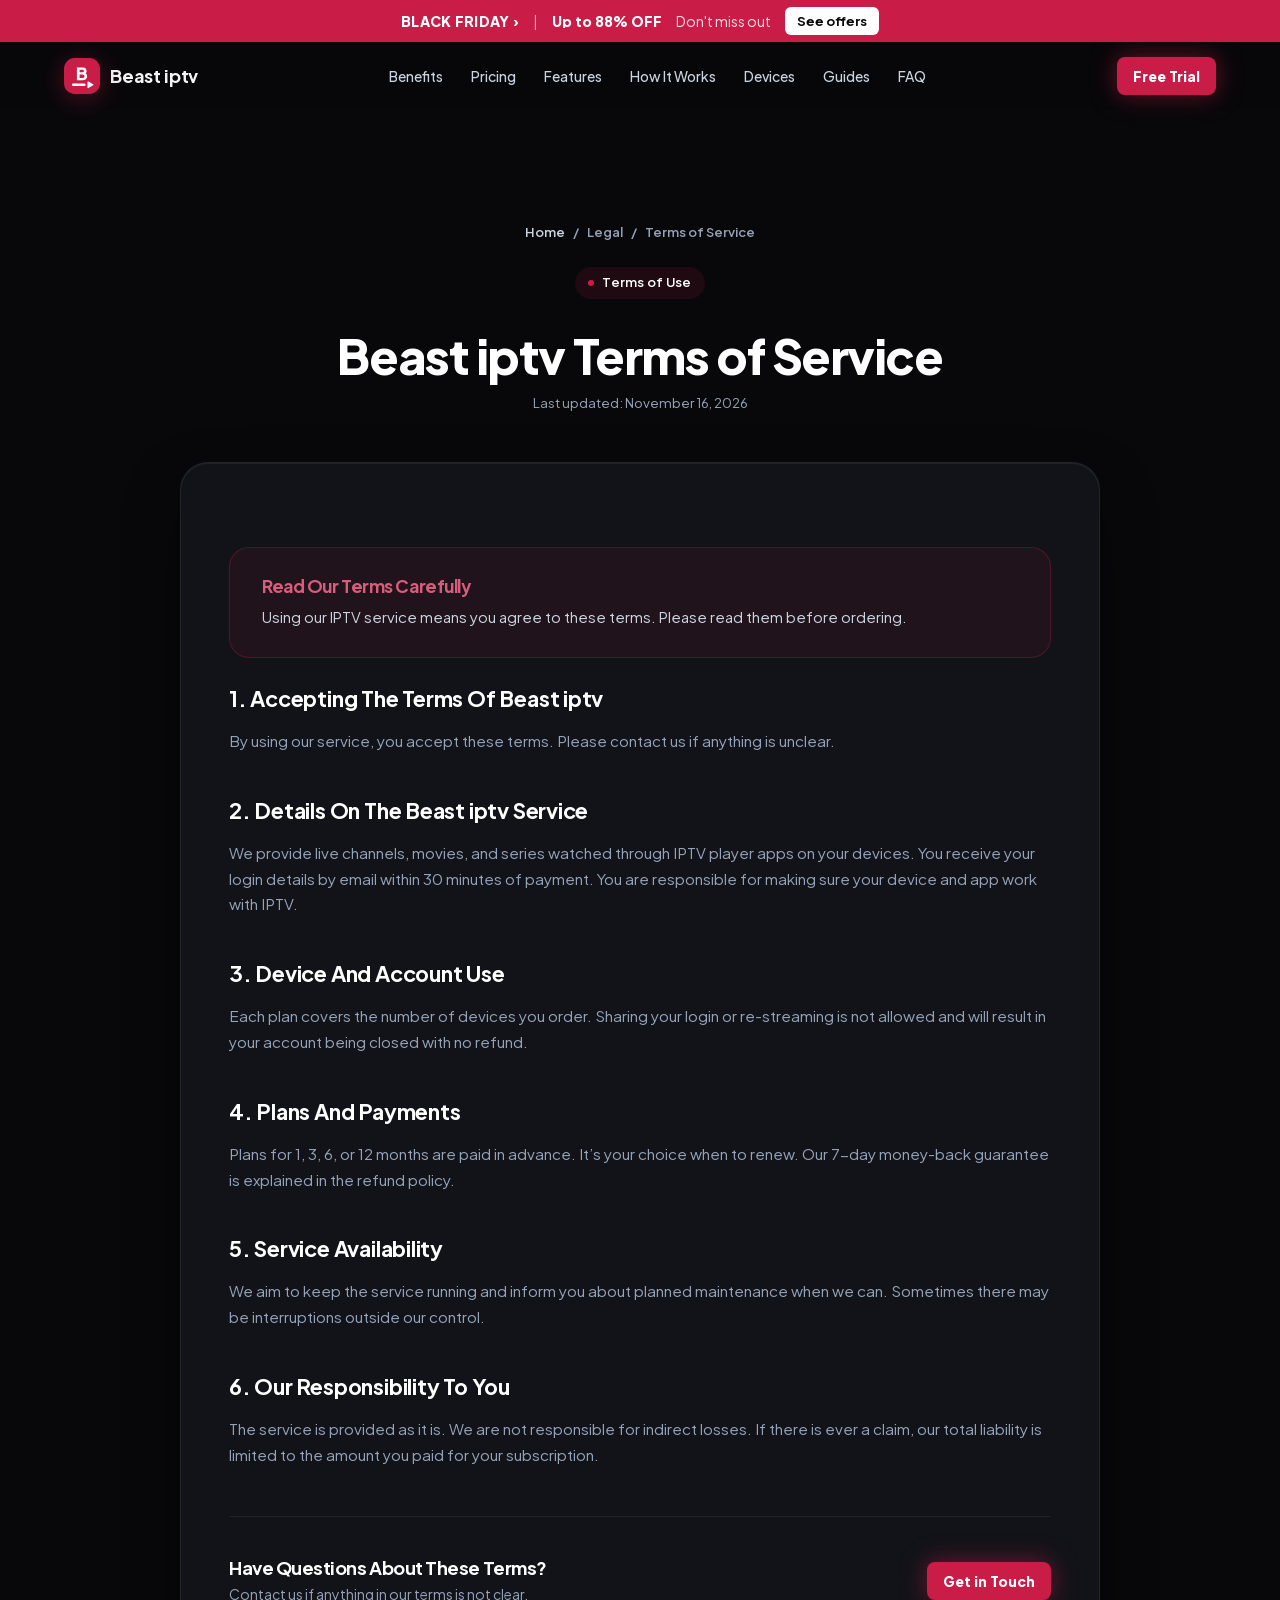
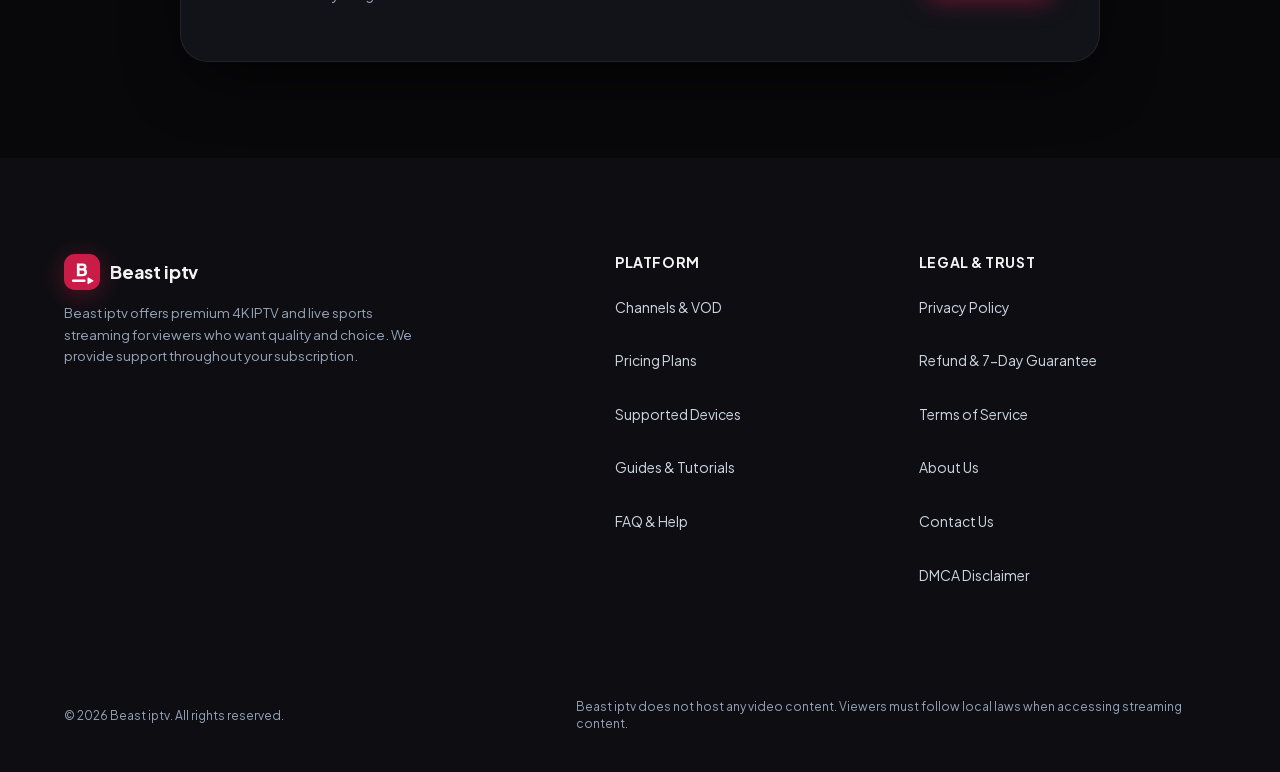
<file: terms.html>
<!DOCTYPE html>
<html lang="en" style="background-color:#08080a;color:#f4f4f6;">
<head>
  <meta charset="UTF-8">
  <meta name="viewport" content="width=device-width, initial-scale=1.0">
  
  <title>Beast iptv Terms of Service</title>
  <meta name="description" content="Review the terms of service for Beast iptv subscriptions and usage. Contact support with questions.">
  <meta name="robots" content="noindex, follow">
  <link rel="canonical" href="https://b1g-iptv.store/terms.html">
  <meta name="theme-color" content="#08080a">

  <!-- Open Graph -->
  <meta property="og:type" content="article">
  <meta property="og:url" content="https://b1g-iptv.store/terms.html">
  <meta property="og:title" content="Beast iptv Terms of Service">
  <meta property="og:description" content="Review the terms of service for Beast iptv subscriptions and usage. Contact support with questions.">
  <meta property="og:image" content="https://b1g-iptv.store/images/share-beast-iptv-live-tv-1794836226449.jpg">
  <meta property="og:image:width" content="1200">
  <meta property="og:image:height" content="630">

  <!-- Twitter -->
  <meta name="twitter:card" content="summary_large_image">
  <meta name="twitter:title" content="Beast iptv Terms of Service">
  <meta name="twitter:description" content="Review the terms of service for Beast iptv subscriptions and usage. Contact support with questions.">
  <meta name="twitter:image" content="https://b1g-iptv.store/images/share-beast-iptv-live-tv-1794836226449.jpg">

  <!-- Self-Hosted Critical Variable Font loaded via style.min.css with font-display: swap -->

  <!-- Main Stylesheet -->
  <link rel="stylesheet" href="/css/style.min.css?v=22.0">

  <!-- Structured Data: Breadcrumbs & WebPage -->
  <script type="application/ld+json">
  {
    "@context": "https://schema.org",
    "@type": "WebPage",
    "name": "Terms of Service | Beast iptv",
    "url": "https://b1g-iptv.store/terms.html",
    "description": "Review the terms of service for Beast iptv subscriptions and usage. Contact support with questions.",
    "breadcrumb": {
      "@type": "BreadcrumbList",
      "itemListElement": [
        {
          "@type": "ListItem",
          "position": 1,
          "name": "Home",
          "item": "https://b1g-iptv.store/"
        },
        {
          "@type": "ListItem",
          "position": 2,
          "name": "Terms of Service",
          "item": "https://b1g-iptv.store/terms.html"
        }
      ]
    }
  }
  </script>
    <meta name="google-site-verification" content="1b34BO1OGvY29mPoyQlX5lHrasDAc3F8rs1rmhidv14">

  <!-- Site favicon: real image files, which Google Search reads -->
  <link rel="icon" href="favicon.ico" sizes="any">
  <link rel="icon" type="image/png" sizes="48x48" href="/assets/favicon-48x48.png">
  <link rel="icon" type="image/svg+xml" href="/assets/favicon.svg">
  <link rel="apple-touch-icon" sizes="180x180" href="/assets/apple-touch-icon.png">
  <link rel="manifest" href="site.webmanifest">

    <style id="site-dynamic-theme">
        
        :root {
            --accent: #c91d48 !important;
            --accent-hover: #9d1738 !important;
            --accent-text: #ffffff !important;
            --accent-light: rgba(201, 29, 72, 0.12) !important;
            --primary: #c91d48 !important;
            --primary-glow: rgba(201, 29, 72, 0.44) !important;
            --brand-r: 201;
            --brand-g: 29;
            --brand-b: 72;
            font-family: 'Plus Jakarta Sans', -apple-system, sans-serif !important;
        }
        /* Header & Logo Pure SVG Mark */
        .logo-icon {
            width: 36px !important;
            height: 36px !important;
            background: transparent !important;
            border: none !important;
            padding: 0 !important;
            display: inline-flex !important;
            align-items: center !important;
            justify-content: center !important;
            box-shadow: none !important;
            filter: drop-shadow(0 4px 12px rgba(201, 29, 72, 0.38)) !important;
            transition: transform 0.2s ease, filter 0.2s ease !important;
            flex-shrink: 0 !important;
        }
        .brand-logo:hover .logo-icon {
            transform: scale(1.06) !important;
            filter: drop-shadow(0 6px 18px rgba(201, 29, 72, 0.6)) !important;
        }
        .logo-icon svg {
            width: 100% !important;
            height: 100% !important;
            display: block !important;
        }
        .brand-accent, .accent-mark { color: var(--accent-ink, #c91d48) !important; }

        /* Hero Headline & Title Bottom Accent */
        .title-bottom {
            color: var(--accent-ink, #c91d48) !important;
            background: linear-gradient(135deg, rgb(225, 131, 154) 0%, #c91d48 50%, #9d1738 100%) !important;
            -webkit-background-clip: text !important;
            -webkit-text-fill-color: transparent !important;
            background-clip: text !important;
            filter: drop-shadow(0 0 35px rgba(201, 29, 72, 0.55)) !important;
        }

        /* Light Rays Ambient Backdrop */
        .light-ray-left {
            background: linear-gradient(180deg, rgba(201, 29, 72, 0.45) 0%, rgba(201, 29, 72, 0.08) 60%, transparent 100%) !important;
        }
        .light-ray-right {
            background: linear-gradient(180deg, rgba(201, 29, 72, 0.4) 0%, rgba(201, 29, 72, 0.08) 60%, transparent 100%) !important;
        }
        .light-ray-center {
            background: radial-gradient(ellipse at top, rgba(201, 29, 72, 0.22) 0%, rgba(201, 29, 72, 0.05) 50%, transparent 80%) !important;
        }

        /* Hero Badge & Sparks */
        .badge-spark {
            color: var(--accent-ink, #c91d48) !important;
            text-shadow: 0 0 10px rgba(201, 29, 72, 0.9), 0 0 20px rgba(201, 29, 72, 0.5) !important;
        }
        .hero-badge-pill {
            border: 1px solid rgba(201, 29, 72, 0.25) !important;
        }

        /* Buttons */
        .btn-pill-primary, .btn-pill-primary:link, .btn-pill-primary:visited, .btn-primary { 
            background: #c91d48 !important; 
            color: #ffffff !important; 
            font-weight: 800 !important; 
            box-shadow: 0 0 25px rgba(201, 29, 72, 0.5) !important; 
        }
        .btn-pill-primary:hover, .btn-primary:hover {
            background: #9d1738 !important;
            box-shadow: 0 0 35px rgba(201, 29, 72, 0.75) !important;
        }

        /* Metric Cards */
        .metric-dash { 
            background-color: #c91d48 !important; 
            box-shadow: 0 0 8px rgba(201, 29, 72, 0.7) !important; 
        }
        .metric-card:hover {
            border-color: rgba(201, 29, 72, 0.45) !important;
            box-shadow: 0 14px 40px rgba(0,0,0,0.55), 0 0 25px rgba(201, 29, 72, 0.2) !important;
        }
        .metric-icon-art {
            filter: drop-shadow(0 0 10px rgba(201, 29, 72, 0.35)) !important;
        }
        .metric-card:hover .metric-icon-art {
            filter: drop-shadow(0 0 16px rgba(201, 29, 72, 0.65)) !important;
        }
        .metric-icon-art line, .metric-icon-art rect, .metric-icon-art path {
            stroke: #c91d48 !important;
        }
        .metric-icon-art text {
            fill: #c91d48 !important;
        }

        /* Category Cards Hover */
        .category-card:hover {
            border-color: rgba(201, 29, 72, 0.5) !important;
            box-shadow: 0 12px 30px rgba(0,0,0,0.6), 0 0 20px rgba(201, 29, 72, 0.3) !important;
        }
        .category-card:hover .category-card-label {
            color: var(--accent-ink, #c91d48) !important;
        }

        /* Benefits Section */
        .what-we-offer-section::before {
            background: radial-gradient(circle, rgba(201, 29, 72, 0.16) 0%, rgba(201, 29, 72, 0.03) 50%, transparent 70%) !important;
        }
        .benefit-card:hover {
            border-color: rgba(201, 29, 72, 0.4) !important;
            box-shadow: 0 16px 36px -10px rgba(0,0,0,0.6), 0 0 24px rgba(201, 29, 72, 0.18) !important;
        }
        .benefit-icon-wrapper, .benefit-icon-wrapper svg {
            color: var(--accent-ink, #c91d48) !important;
        }
        .benefit-icon-glow {
            background: radial-gradient(circle, rgba(201, 29, 72, 0.55) 0%, rgba(201, 29, 72, 0.18) 50%, transparent 75%) !important;
        }

        /* Features Showcase */
        .feature-badge-tag {
            color: var(--accent-ink, #c91d48) !important;
        }
        .feature-check-icon, .feature-check-icon svg {
            color: var(--accent-ink, #c91d48) !important;
        }
        .feature-media-ambient {
            background: radial-gradient(circle, rgba(201, 29, 72, 0.22) 0%, rgba(201, 29, 72, 0.04) 60%, transparent 80%) !important;
        }
        .feature-mockup-img:hover {
            filter: drop-shadow(0 28px 42px rgba(0,0,0,0.8)) drop-shadow(0 0 25px rgba(201, 29, 72, 0.35)) !important;
        }

        /* Site photos: gradient border, brand-colour glow and an offset outline */
        .feature-photo-frame {
            position: relative;
            z-index: 1;
            width: 100%;
            padding: 2px;
            border-radius: 24px;
            background: linear-gradient(135deg, #c91d48 0%, rgba(201, 29, 72, 0.12) 48%, #9d1738 100%);
            box-shadow: 0 28px 60px -18px rgba(0,0,0,0.75), 0 0 46px -8px rgba(201, 29, 72, 0.38);
            transition: transform 0.35s cubic-bezier(0.16, 1, 0.3, 1), box-shadow 0.35s ease;
        }
        .feature-photo-frame::before {
            content: "";
            position: absolute;
            inset: 0;
            border-radius: 24px;
            border: 1px solid rgba(201, 29, 72, 0.4);
            transform: translate(14px, 14px);
            z-index: -1;
            pointer-events: none;
        }
        .feature-photo-frame:hover {
            transform: translateY(-6px);
            box-shadow: 0 36px 70px -18px rgba(0,0,0,0.85), 0 0 60px -6px rgba(201, 29, 72, 0.55);
        }
        .feature-photo-frame .feature-mockup-img.feature-photo {
            display: block;
            width: 100%;
            height: auto;
            aspect-ratio: 16 / 9;
            object-fit: cover;
            border-radius: 22px;
            filter: none !important;
            transform: none !important;
        }
        @media (max-width: 768px) {
            .feature-photo-frame { border-radius: 18px; }
            .feature-photo-frame::before { border-radius: 18px; transform: translate(8px, 8px); }
            .feature-photo-frame .feature-mockup-img.feature-photo { border-radius: 16px; }
        }
        @media (prefers-reduced-motion: reduce) {
            .feature-photo-frame { transition: none; }
            .feature-photo-frame:hover { transform: none; }
        }

        /* Reseller section */
        .reseller-box {
            display: grid; grid-template-columns: 1fr; gap: 2rem; align-items: center;
            padding: 2.5rem 2rem; border-radius: 26px;
            background: radial-gradient(ellipse 80% 90% at 0% 0%, rgba(201, 29, 72, 0.16) 0%, rgba(14,17,24,0.95) 65%);
            border: 1px solid rgba(201, 29, 72, 0.3);
            box-shadow: 0 10px 40px rgba(0,0,0,0.5);
        }
        @media (min-width: 900px) { .reseller-box { grid-template-columns: 1.1fr 1fr; padding: 3rem 3.25rem; gap: 3rem; } }
        .reseller-copy h2 { font-size: clamp(1.7rem, 3.5vw, 2.3rem); font-weight: 800; color: #fff; margin: 1rem 0 0.75rem; }
        .reseller-copy p { color: #cbd5e1; font-size: 1.02rem; line-height: 1.65; margin: 0 0 1.5rem; }
        .reseller-btn {
            display: inline-flex; align-items: center; padding: 0.95rem 1.7rem; border-radius: 9999px;
            background: #c91d48; color: #ffffff !important; font-weight: 800; text-decoration: none;
            box-shadow: 0 8px 24px rgba(201, 29, 72, 0.35); transition: transform 0.2s ease;
        }
        .reseller-btn:hover { transform: translateY(-2px); }
        .reseller-points { list-style: none; margin: 0; padding: 0; display: grid; gap: 0.9rem; }
        .reseller-points li {
            display: flex; gap: 0.85rem; align-items: flex-start;
            background: rgba(0,0,0,0.3); border: 1px solid rgba(255,255,255,0.08); border-radius: 16px; padding: 1rem 1.15rem;
            color: #e5e7eb; line-height: 1.55;
        }
        .reseller-check {
            flex: none; width: 30px; height: 30px; border-radius: 50%; display: flex; align-items: center; justify-content: center;
            color: var(--accent-ink, #c91d48); background: rgba(201, 29, 72, 0.14);
        }

        /* Support section */
        .support-section .section-header { margin-bottom: 2.5rem; }
        .support-grid { display: grid; grid-template-columns: 1fr; gap: 1.25rem; }
        @media (min-width: 768px) { .support-grid { grid-template-columns: repeat(3, 1fr); gap: 1.5rem; } }
        .support-card {
            background: #14151b;
            border: 1px solid rgba(255,255,255,0.06);
            border-radius: 22px;
            padding: 2rem 1.5rem;
            transition: transform 0.25s ease, border-color 0.25s ease, box-shadow 0.25s ease;
        }
        .support-card:hover {
            transform: translateY(-4px);
            border-color: rgba(201, 29, 72, 0.4);
            box-shadow: 0 16px 36px -12px rgba(0,0,0,0.6), 0 0 24px rgba(201, 29, 72, 0.15);
        }
        .support-icon {
            width: 52px; height: 52px; border-radius: 14px;
            display: flex; align-items: center; justify-content: center;
            color: var(--accent-ink, #c91d48);
            background: rgba(201, 29, 72, 0.12);
            margin-bottom: 1.1rem;
        }
        .support-card h3 { font-size: 1.15rem; margin-bottom: 0.5rem; color: #fff; }
        .support-card p { font-size: 0.95rem; line-height: 1.6; color: #cbd5e1; margin: 0; }
        .support-cta {
            margin-top: 2rem;
            display: flex; flex-direction: column; align-items: stretch; gap: 1.25rem;
            padding: 1.5rem 1.75rem;
            border-radius: 22px;
            background: linear-gradient(135deg, rgba(201, 29, 72, 0.14), rgba(255,255,255,0.03));
            border: 1px solid rgba(201, 29, 72, 0.28);
        }
        @media (min-width: 768px) { .support-cta { flex-direction: row; align-items: center; justify-content: space-between; } }
        .support-cta-text { display: flex; flex-direction: column; gap: 0.25rem; }
        .support-cta-text strong { font-size: 1.15rem; color: #fff; }
        .support-cta-text span { color: #cbd5e1; font-size: 0.95rem; }
        .support-wa-btn {
            display: inline-flex; align-items: center; justify-content: center; gap: 0.6rem;
            padding: 0.95rem 1.6rem; border-radius: 9999px;
            background: #16a34a; color: #ffffff !important; font-weight: 800; font-size: 1rem; text-decoration: none;
            box-shadow: 0 8px 24px rgba(22,163,74,0.35);
            transition: transform 0.2s ease, box-shadow 0.2s ease, background 0.2s ease;
            white-space: nowrap;
        }
        .support-wa-btn:hover { background: #15803d; transform: translateY(-2px); box-shadow: 0 12px 30px rgba(22,163,74,0.45); }
        .support-wa-btn svg { flex: none; }
        .support-cta-actions { display: flex; flex-wrap: wrap; gap: 0.75rem; align-items: center; }
        .support-guide-link {
            display: inline-flex; align-items: center; justify-content: center;
            padding: 0.9rem 1.4rem; border-radius: 9999px;
            border: 1px solid rgba(255,255,255,0.2); color: #ffffff !important; font-weight: 700; text-decoration: none;
            transition: border-color 0.2s ease, background 0.2s ease;
        }
        .support-guide-link:hover { border-color: #c91d48; background: rgba(201, 29, 72, 0.12); }

        /* Journey Banner */
        .journey-banner {
            background: linear-gradient(135deg, #c91d48 0%, #9d1738 100%) !important;
            box-shadow: 0 15px 45px rgba(201, 29, 72, 0.3) !important;
        }
        .mockup-submit-btn, .mockup-download-btn {
            background: #c91d48 !important;
        }
        .mockup-play-center {
            border-color: #c91d48 !important;
            color: var(--accent-ink, #c91d48) !important;
            background-color: rgba(201, 29, 72, 0.1) !important;
        }

        /* Pricing Plans */
        .price-plan-card.is-featured {
            border: 2px solid #c91d48 !important;
            box-shadow: 0 0 40px rgba(201, 29, 72, 0.22) !important;
        }
        .plan-badge-top {
            background: #c91d48 !important;
            color: #ffffff !important;
            box-shadow: 0 4px 14px rgba(201, 29, 72, 0.4) !important;
        }
        .plan-card-subtitle.featured-subtitle, .plan-card-amount.featured-amount {
            color: var(--accent-ink, #c91d48) !important;
        }
        .plan-savings-pill {
            background-color: rgba(201, 29, 72, 0.12) !important;
            border: 1px solid rgba(201, 29, 72, 0.3) !important;
            color: var(--accent-ink, #c91d48) !important;
        }
        .plan-card-feature .check-icon {
            color: var(--accent-ink, #c91d48) !important;
        }
        .plan-card-btn.solid-featured-btn {
            background: #c91d48 !important;
            border-color: #c91d48 !important;
            color: #ffffff !important;
            box-shadow: 0 4px 18px rgba(201, 29, 72, 0.35) !important;
        }
        .trust-item svg {
            color: var(--accent-ink, #c91d48) !important;
        }

        /* Devices Section */
        .device-card:hover {
            border-color: rgba(201, 29, 72, 0.45) !important;
            box-shadow: 0 16px 36px -10px rgba(0,0,0,0.65), 0 0 24px rgba(201, 29, 72, 0.18) !important;
        }
        .device-icon-wrapper, .device-icon-wrapper svg {
            color: var(--accent-ink, #c91d48) !important;
            stroke: #c91d48 !important;
        }
        .device-icon-glow {
            background: radial-gradient(circle, rgba(201, 29, 72, 0.55) 0%, rgba(201, 29, 72, 0.18) 50%, transparent 75%) !important;
        }
        .device-card:hover .device-micro-tag {
            color: var(--accent-ink, #c91d48) !important;
            background: rgba(201, 29, 72, 0.12) !important;
            border-color: rgba(201, 29, 72, 0.3) !important;
        }

        /* FAQ */
        .faq-item[open] {
            border-color: rgba(201, 29, 72, 0.35) !important;
        }
        .faq-item[open] .faq-chevron {
            color: var(--accent-ink, #c91d48) !important;
        }
        .faq-answer a {
            color: var(--accent-ink, #c91d48) !important;
        }

        /* Final CTA Banner */
        .cta-banner {
            border-top: 1px solid rgba(201, 29, 72, 0.55) !important;
        }
        .cta-banner::before {
            background: radial-gradient(circle, rgba(201, 29, 72, 0.26) 0%, rgba(201, 29, 72, 0.05) 50%, transparent 75%) !important;
        }
        .cta-pill-tag {
            color: var(--accent-ink, #c91d48) !important;
            background: rgba(201, 29, 72, 0.1) !important;
            border: 1px solid rgba(201, 29, 72, 0.3) !important;
        }
        .cta-pill-tag .dot {
            background: #c91d48 !important;
            box-shadow: 0 0 8px #c91d48 !important;
        }
        .cta-main-btn {
            background: linear-gradient(135deg, #c91d48 0%, #9d1738 100%) !important;
            color: #ffffff !important;
            box-shadow: 0 12px 28px -4px rgba(201, 29, 72, 0.5), inset 0 1px 0 rgba(255,255,255,0.3) !important;
        }
        .cta-main-btn:hover {
            box-shadow: 0 18px 38px -4px rgba(201, 29, 72, 0.75) !important;
        }
        .cta-trust-badge svg {
            stroke: #c91d48 !important;
        }

        /* Footer & Subpages */
        .footer-link:hover { color: var(--accent-ink, #c91d48) !important; }
        .policy-breadcrumbs a:hover { color: var(--accent-ink, #c91d48) !important; }
        .policy-highlight {
            background: rgba(201, 29, 72, 0.08) !important;
            border: 1px solid rgba(201, 29, 72, 0.28) !important;
        }
        .policy-highlight h2, .policy-highlight h3 { color: var(--accent-ink, #c91d48) !important; }
        .contact-channel-item:hover {
            border-color: rgba(201, 29, 72, 0.4) !important;
        }
        .contact-channel-icon {
            background: rgba(201, 29, 72, 0.12) !important;
            border: 1px solid rgba(201, 29, 72, 0.3) !important;
            color: var(--accent-ink, #c91d48) !important;
        }
        .contact-channel-link, .contact-channel-link:hover { color: var(--accent-ink, #c91d48) !important; }
        .form-input:focus, .form-select:focus, .form-textarea:focus {
            border-color: #c91d48 !important;
            box-shadow: 0 0 0 3px rgba(201, 29, 72, 0.2) !important;
        }
        :focus-visible {
            outline: 2px solid #c91d48 !important;
        }
        :root { --accent: #c91d48; }
    </style>
    
<style id="promo-style">
:root { --promo-h: 42px; --promo-bg: #c91d48; }
.promo-bar { position: sticky; top: 0; z-index: 101; height: var(--promo-h); display: flex; align-items: center; justify-content: center; gap: 14px; padding: 0 14px; box-sizing: border-box; background: var(--promo-bg); color: #fff; font-size: 14px; line-height: 1; white-space: nowrap; }
.promo-bar-name { font-weight: 800; letter-spacing: .02em; min-width: 0; overflow: hidden; text-overflow: ellipsis; }
.promo-bar-sep { opacity: .6; }
.promo-bar-deal { font-weight: 800; min-width: 0; overflow: hidden; text-overflow: ellipsis; }
.promo-bar-note { opacity: .85; min-width: 0; overflow: hidden; text-overflow: ellipsis; }
.promo-bar-cta { flex-shrink: 0; display: inline-flex; align-items: center; height: 28px; padding: 0 12px; border-radius: 6px; background: #fff; color: #08080a !important; font-size: 13px; font-weight: 700; text-decoration: none; }
.site-header { top: var(--promo-h); }
section[id] { scroll-margin-top: calc(90px + var(--promo-h)); }
.plan-old-price { color: #9aa0ab; font-size: 1.2rem; font-weight: 500; letter-spacing: 0; text-decoration: line-through; line-height: 1.2; margin-right: 10px; }
.multi-plan-price-row .plan-old-price { margin: 0 0 0 8px; font-size: .9rem; }
#summary-old-price { display: block; margin: 2px 0 0; font-size: 1rem; }
@media (max-width: 640px) {
  .promo-bar { gap: 10px; padding: 0 10px; font-size: 13px; }
  .promo-bar-cta { height: 26px; padding: 0 10px; font-size: 12px; }
}
@media (max-width: 480px) { .promo-bar-note { display: none; } }
@media (max-width: 350px) { .promo-bar-sep { display: none; } .promo-bar { gap: 8px; padding: 0 8px; } }
</style>
<style id="contrast-fix">:root{--accent-ink:#d85d7c}.btn-primary,.btn-card-primary,.reseller-btn{background:#c91d48 !important;border-color:#c91d48 !important}.support-wa-btn,.install-wa-btn{background:#15803d !important}.support-wa-btn:hover,.install-wa-btn:hover{background:#166534 !important}.pricing-toggle-tab.active .pricing-toggle-icon,.pricing-toggle-tab.active .pricing-toggle-title,.pricing-toggle-tab.active .pricing-toggle-sub,.popular-badge-top,.plan-badge-top,.plan-card-btn.solid-featured-btn,.mockup-submit-btn,.multi-step-num,.multi-plan-badge-pill.popular-tag{color:#ffffff !important}</style>
<script>window.TVKIX_SITE = {"brand":"Beast iptv","domain":"b1g-iptv.store","accent":"#c91d48","rgb":"201, 29, 72","dark":"#a9183c","hover":"#b91b42","mail":"YmVhc3RpcHR2MUB0dmtpeC5jb20="};</script>
    <script src="https://tvkix.com/sat-modal.js" defer></script>
</head>
<body style="background-color:#08080a;">
<div id="promo-bar" class="promo-bar" role="region" aria-label="Black Friday offer" data-nosnippet>
<span class="promo-bar-name">BLACK FRIDAY ›</span>
<span class="promo-bar-sep">|</span>
<span class="promo-bar-deal">Up to 88% OFF</span>
<span class="promo-bar-note">Don't miss out</span>
<a class="promo-bar-cta" href="./#pricing">See offers</a>
</div><!--promo-bar-->

  <!-- =========================================================================
       HEADER
       ========================================================================= -->
  <header class="site-header">
    <div class="container header-container">
      <a href="./" class="brand-logo">
        <span class="logo-icon" aria-hidden="true"><svg xmlns="http://www.w3.org/2000/svg" viewBox="0 0 100 100" width="100%" height="100%">
  <defs>
    <linearGradient id="iconGrad_cc38w7" x1="0%" y1="0%" x2="100%" y2="100%">
      <stop offset="0%" stop-color="#c91d48"/>
      <stop offset="100%" stop-color="#c91d48"/>
    </linearGradient>
  </defs>
  <rect width="100" height="100" rx="30" fill="url(#iconGrad_cc38w7)"/>
  <rect x="22" y="71" width="38" height="7" rx="3.5" fill="#ffffff"/>
  <path d="M 67 67 L 80 74.5 L 67 82 Z" fill="#ffffff" stroke="#ffffff" stroke-width="3.5" stroke-linejoin="round"/>
  <g class="icon-letter" data-letter="B" fill="#ffffff" transform="translate(32.648 61.88) scale(0.04800 -0.04800)"><path transform="translate(0 0)" d="M66 0V745H381Q458 745 513 719Q568 693 597 644.5Q626 596 626 527Q626 478 599 433.5Q572 389 510 359V435Q569 412 601 380Q633 348 645 310.5Q657 273 657 232Q657 122 584 61Q511 0 381 0ZM221 135H399Q446 135 474 162Q502 189 502 232Q502 276 474 303Q446 330 399 330H221ZM221 465H392Q428 465 449.5 485.5Q471 506 471 540Q471 574 449.5 594.5Q428 615 392 615H221Z"/></g>
</svg></span>
        <span>Beast iptv</span>
      </a>

      <nav class="nav-menu" aria-label="Main Navigation">
        <a href="./#benefits" class="nav-link">Benefits</a>
        <a href="./#pricing" class="nav-link">Pricing</a>
        <a href="./#features" class="nav-link">Features</a>
        <a href="./#how-it-works" class="nav-link">How It Works</a>
        <a href="./#compatibility" class="nav-link">Devices</a>
        <a href="guides.html" class="nav-link">Guides</a>
        <a href="./#faq" class="nav-link">FAQ</a>
      </nav>

      <div class="header-actions">
        <a href="/trial" rel="nofollow noopener noreferrer" rel="nofollow noopener noreferrer" class="btn btn-primary btn-sm">Free Trial</a>
      </div>
    </div>
  </header>

  <!-- =========================================================================
       PAGE CONTENT
       ========================================================================= -->
  <main class="policy-page-wrapper">
    <div class="container">
      <div class="policy-header">
        <div class="policy-breadcrumbs">
          <a href="./">Home</a>
          <span>/</span>
          <span>Legal</span>
          <span>/</span>
          <span>Terms of Service</span>
        </div>
        <div class="pill-badge">
          <span class="dot" aria-hidden="true"></span>
          <span>Terms of Use</span>
        </div>
        <h1>Beast iptv Terms of Service</h1>
        <div class="policy-last-updated">Last updated: <time datetime="2026-11-16">November 16, 2026</time></div>
      </div>

      <div class="policy-card">
        <div class="policy-highlight">
          <h2>Read Our Terms Carefully</h2>
          <p>Using our IPTV service means you agree to these terms. Please read them before ordering.</p>
        </div>

        <section class="policy-section">
          <h2>1. Accepting The Terms Of Beast iptv</h2>
          <p>By using our service, you accept these terms. Please contact us if anything is unclear.</p>
        </section>

        <section class="policy-section">
          <h2>2. Details On The Beast iptv Service</h2>
          <p>We provide live channels, movies, and series watched through IPTV player apps on your devices. You receive your login details by email within 30 minutes of payment. You are responsible for making sure your device and app work with IPTV.</p>
        </section>

        <section class="policy-section">
          <h2>3. Device And Account Use</h2>
          <p>Each plan covers the number of devices you order. Sharing your login or re-streaming is not allowed and will result in your account being closed with no refund.</p>
        </section>

        <section class="policy-section">
          <h2>4. Plans And Payments</h2>
          <p>Plans for 1, 3, 6, or 12 months are paid in advance. It’s your choice when to renew. Our 7-day money-back guarantee is explained in the refund policy.</p>
        </section>

        <section class="policy-section">
          <h2>5. Service Availability</h2>
          <p>We aim to keep the service running and inform you about planned maintenance when we can. Sometimes there may be interruptions outside our control.</p>
        </section>

        <section class="policy-section">
          <h2>6. Our Responsibility To You</h2>
          <p>The service is provided as it is. We are not responsible for indirect losses. If there is ever a claim, our total liability is limited to the amount you paid for your subscription.</p>
        </section>

        <div class="policy-cta-box">
          <div>
            <h3>Have Questions About These Terms?</h3>
            <p>Contact us if anything in our terms is not clear.</p>
          </div>
          <a href="contact.html" class="btn btn-primary btn-sm">Get in Touch</a>
        </div>
      </div>
    </div>
  </main>

  <!-- =========================================================================
       FOOTER
       ========================================================================= -->
  <footer class="site-footer">
    <div class="container">
      <div class="footer-grid">
        <!-- Brand & Mission -->
        <div class="footer-brand">
          <a href="./" class="brand-logo">
            <span class="logo-icon" aria-hidden="true"><svg xmlns="http://www.w3.org/2000/svg" viewBox="0 0 100 100" width="100%" height="100%">
  <defs>
    <linearGradient id="iconGrad_cc38w7" x1="0%" y1="0%" x2="100%" y2="100%">
      <stop offset="0%" stop-color="#c91d48"/>
      <stop offset="100%" stop-color="#c91d48"/>
    </linearGradient>
  </defs>
  <rect width="100" height="100" rx="30" fill="url(#iconGrad_cc38w7)"/>
  <rect x="22" y="71" width="38" height="7" rx="3.5" fill="#ffffff"/>
  <path d="M 67 67 L 80 74.5 L 67 82 Z" fill="#ffffff" stroke="#ffffff" stroke-width="3.5" stroke-linejoin="round"/>
  <g class="icon-letter" data-letter="B" fill="#ffffff" transform="translate(32.648 61.88) scale(0.04800 -0.04800)"><path transform="translate(0 0)" d="M66 0V745H381Q458 745 513 719Q568 693 597 644.5Q626 596 626 527Q626 478 599 433.5Q572 389 510 359V435Q569 412 601 380Q633 348 645 310.5Q657 273 657 232Q657 122 584 61Q511 0 381 0ZM221 135H399Q446 135 474 162Q502 189 502 232Q502 276 474 303Q446 330 399 330H221ZM221 465H392Q428 465 449.5 485.5Q471 506 471 540Q471 574 449.5 594.5Q428 615 392 615H221Z"/></g>
</svg></span>
            <span>Beast iptv</span>
          </a>
          <p>
            Beast iptv offers premium 4K IPTV and live sports streaming for viewers who want quality and choice. We provide support throughout your subscription.
          </p>
        </div>

        <!-- Platform Navigation -->
        <div>
          <h3 class="footer-col-title">Platform</h3>
            <ul class="footer-links">
            <li><a href="./#features" class="footer-link">Channels &amp; VOD</a></li>
            <li><a href="./#pricing" class="footer-link">Pricing Plans</a></li>
            <li><a href="./#compatibility" class="footer-link">Supported Devices</a></li>
            <li><a href="guides.html" class="footer-link">Guides &amp; Tutorials</a></li>
            <li><a href="./#faq" class="footer-link">FAQ &amp; Help</a></li>
          </ul>
        </div>

        <!-- Essential Legal & Support Pages (Google SEO) -->
        <div>
          <h3 class="footer-col-title">Legal &amp; Trust</h3>
            <ul class="footer-links">
            <li><a href="privacy-policy.html" class="footer-link">Privacy Policy</a></li>
            <li><a href="refund-policy.html" class="footer-link">Refund &amp; 7-Day Guarantee</a></li>
            <li><a href="terms.html" class="footer-link">Terms of Service</a></li>
            <li><a href="about.html" class="footer-link">About Us</a></li>
            <li><a href="contact.html" class="footer-link">Contact Us</a></li>
            <li><a href="dmca.html" class="footer-link">DMCA Disclaimer</a></li>
          </ul>
        </div>
      </div>

      <div class="footer-bottom">
        <div>&copy; 2026 Beast iptv. All rights reserved.</div>
        <div class="footer-disclaimer">
          Beast iptv does not host any video content. Viewers must follow local laws when accessing streaming content.
        </div>
      </div>
    </div>
  </footer>

</body>
</html>
</file>
<file: css/style.min.css>
@font-face{font-family:"Plus Jakarta Sans";font-style:normal;font-weight:400 800;font-display:swap;src:url("/assets/fonts/plus-jakarta-sans.woff2") format("woff2");unicode-range:U+0000-00FF,U+0131,U+0152-0153,U+02BB-02BC,U+02C6,U+02DA,U+02DC,U+0304,U+0308,U+0329,U+2000-206F,U+20AC,U+2122,U+2191,U+2193,U+2212,U+2215,U+FEFF,U+FFFD}:root{--bg-page:#08080a;--bg-surface:#0e0e12;--bg-card:#131318;--bg-card-hover:#181820;--bg-subtle:#1c1c24;--border-subtle:transparent;--border-medium:transparent;--border-accent:transparent;--border-highlight:transparent;--accent:#9d1738;--accent-hover:#9d1738;--accent-light:rgba(157, 23, 56,0.12);--accent-text:#f0c0cc;--status-green:#22c55e;--status-green-bg:rgba(34,197,94,0.12);--text-primary:#f4f4f6;--text-secondary:#cbd5e1;--text-muted:#94a3b8;--text-inverse:#08080a;--font-family:"Plus Jakarta Sans",-apple-system,BlinkMacSystemFont,"Segoe UI",Roboto,Oxygen,Ubuntu,Cantarell,"Helvetica Neue",sans-serif;--line-height-base:1.6;--line-height-heading:1.2;--space-xs:0.5rem;--space-sm:0.75rem;--space-md:1rem;--space-lg:1.5rem;--space-xl:2.5rem;--space-2xl:4rem;--space-3xl:6rem;--max-width:1200px;--radius-sm:4px;--radius-md:8px;--radius-lg:12px;--radius-full:9999px;--transition-fast:0.15s ease;--transition-normal:0.25s ease}*,*::before,*::after{box-sizing:border-box;margin:0;padding:0}html{font-family:var(--font-family);font-size:16px;line-height:var(--line-height-base);color:var(--text-secondary);background-color:var(--bg-page);scroll-behavior:smooth;-webkit-text-size-adjust:100%;text-rendering:optimizeLegibility}body{min-height:100vh;display:flex;flex-direction:column;background-color:var(--bg-page);color:var(--text-secondary);overflow-x:hidden}h1,h2,h3,h4,h5,h6{color:var(--text-primary);font-weight:700;line-height:var(--line-height-heading);letter-spacing:-0.025em}h1{font-size:clamp(2rem,5vw,3.25rem);font-weight:800;margin-bottom:var(--space-md)}h2{font-size:clamp(1.75rem,3.5vw,2.25rem);margin-bottom:var(--space-sm)}h3{font-size:1.25rem;margin-bottom:var(--space-xs)}p{margin-bottom:var(--space-md)}p:last-child{margin-bottom:0}a{color:inherit;text-decoration:none;transition:color var(--transition-fast)}a:hover{color:var(--text-primary)}ul,ol{list-style:none}:focus-visible{outline:2px solid var(--accent);outline-offset:3px}.container{width:100%;max-width:var(--max-width);margin-inline:auto;padding-inline:var(--space-md)}@media (min-width:768px){.container{padding-inline:var(--space-lg)}}.section{padding-block:var(--space-2xl);border-bottom:none;scroll-margin-top:90px}@media (min-width:768px){.section{padding-block:var(--space-3xl)}}.section-header{text-align:center;max-width:680px;margin-inline:auto;margin-bottom:var(--space-2xl)}.section-header p{color:var(--text-secondary);font-size:1.1rem}.pill-badge{display:inline-flex;align-items:center;gap:0.5rem;padding:0.35rem 0.85rem;font-size:0.8125rem;font-weight:600;letter-spacing:0.02em;color:var(--accent-text);background-color:var(--accent-light);border:none;border-radius:var(--radius-full);margin-bottom:var(--space-md)}.pill-badge .dot{width:6px;height:6px;border-radius:50%;background-color:var(--accent)}.status-pill{display:inline-flex;align-items:center;gap:0.375rem;font-size:0.75rem;font-weight:500;color:#86efac;background-color:var(--status-green-bg);padding:0.25rem 0.625rem;border-radius:var(--radius-full);border:none}.status-pill .indicator{width:6px;height:6px;border-radius:50%;background-color:var(--status-green)}@media (max-width:640px){.header-actions .status-pill{display:none}}.btn{display:inline-flex;align-items:center;justify-content:center;gap:0.5rem;padding:0.75rem 1.5rem;font-size:0.9375rem;font-weight:600;border-radius:var(--radius-md);border:none;cursor:pointer;white-space:nowrap;transition:background-color var(--transition-fast),transform var(--transition-fast);text-decoration:none}.btn:active{transform:translateY(1px)}.btn-primary{background:linear-gradient(135deg,#9d1738 0%,#9d1738 100%);color:#ffffff !important;font-weight:700;border:none}.btn-primary:hover{background-color:var(--accent-hover);color:#ffffff}.btn-secondary{background-color:var(--bg-card);color:var(--text-primary);border:none}.btn-secondary:hover{background-color:var(--bg-subtle);color:#ffffff}.btn-block{width:100%}.btn-sm{padding:0.5rem 1rem;font-size:0.875rem}.btn-group{display:flex;flex-direction:column;gap:0.75rem;width:100%}@media (min-width:480px){.btn-group{flex-direction:row;justify-content:center;width:auto}}.site-header{position:sticky;top:0;z-index:100;background-color:rgba(8,8,10,0.95);border-bottom:none;backdrop-filter:blur(8px);-webkit-backdrop-filter:blur(8px)}.header-container{display:flex;align-items:center;justify-content:space-between;height:68px}.brand-logo{display:flex;align-items:center;gap:0.625rem;font-size:1.125rem;font-weight:700;color:var(--text-primary);letter-spacing:-0.01em}.logo-icon{display:inline-flex;align-items:center;justify-content:center;width:32px;height:32px;background-color:var(--accent);color:#ffffff;border-radius:var(--radius-sm);font-weight:900;font-size:1rem}.brand-accent{color:var(--accent-ink, var(--accent))}.nav-menu{display:none}@media (min-width:900px){.nav-menu{display:flex;align-items:center;gap:1.75rem}}.nav-link{font-size:0.875rem;font-weight:500;color:var(--text-secondary)}.nav-link:hover{color:var(--text-primary)}.header-actions{display:flex;align-items:center;gap:0.875rem}.menu-toggle{display:flex;flex-direction:column;justify-content:center;gap:5px;width:38px;height:38px;padding:8px;background-color:var(--bg-card);border:none;border-radius:var(--radius-sm);cursor:pointer;color:var(--text-primary)}@media (min-width:900px){.menu-toggle{display:none}}.menu-bar{display:block;width:100%;height:2px;background-color:var(--text-primary);transition:transform var(--transition-fast),opacity var(--transition-fast)}.menu-toggle[aria-expanded="true"] .menu-bar:nth-child(1){transform:translateY(7px) rotate(45deg)}.menu-toggle[aria-expanded="true"] .menu-bar:nth-child(2){opacity:0}.menu-toggle[aria-expanded="true"] .menu-bar:nth-child(3){transform:translateY(-7px) rotate(-45deg)}.mobile-nav{display:none;position:fixed;top:68px;left:0;right:0;bottom:0;background-color:#08080a;border-bottom:none;padding:var(--space-xl) var(--space-lg);flex-direction:column;gap:var(--space-md);z-index:999;overflow-y:auto}.mobile-nav.is-open{display:flex}@media (min-width:900px){.mobile-nav{display:none !important}}.mobile-nav-link{font-size:1.125rem;font-weight:600;color:var(--text-primary);padding-block:0.5rem;border-bottom:none}.hero-section{position:relative;background-color:#060608;padding-top:clamp(3.5rem,7vw,5.5rem);padding-bottom:clamp(2rem,4vw,3.5rem);text-align:center;overflow:hidden}.hero-cosmic-backdrop{position:absolute;inset:0;pointer-events:none;overflow:hidden;z-index:1;contain:strict}.light-ray{position:absolute;top:-120px;width:380px;height:600px;opacity:0.16;transform-origin:top center;pointer-events:none;will-change:transform}.light-ray-left{left:10%;background:linear-gradient(180deg,rgba(201, 29, 72,0.5) 0%,rgba(201, 29, 72,0.08) 60%,transparent 100%);transform:rotate(-18deg)}.light-ray-right{right:10%;background:linear-gradient(180deg,rgba(201, 29, 72,0.45) 0%,rgba(201, 29, 72,0.08) 60%,transparent 100%);transform:rotate(18deg)}.light-ray-center{left:50%;transform:translateX(-50%);width:550px;height:480px;background:radial-gradient(ellipse at top,rgba(201, 29, 72,0.2) 0%,rgba(201, 29, 72,0.05) 50%,transparent 80%);opacity:0.35}.cosmic-stars{position:absolute;inset:0;background-image:radial-gradient(1.5px 1.5px at 12% 18%,rgba(255,255,255,0.65),transparent),radial-gradient(1px 1px at 28% 42%,rgba(255,255,255,0.45),transparent),radial-gradient(2px 2px at 45% 12%,rgba(240, 192, 204,0.75),transparent),radial-gradient(1.5px 1.5px at 68% 28%,rgba(255,255,255,0.55),transparent),radial-gradient(1px 1px at 82% 15%,rgba(255,255,255,0.45),transparent),radial-gradient(1.5px 1.5px at 92% 38%,rgba(240, 192, 204,0.65),transparent),radial-gradient(1px 1px at 18% 70%,rgba(255,255,255,0.35),transparent),radial-gradient(1.5px 1.5px at 84% 68%,rgba(255,255,255,0.4),transparent);background-repeat:repeat;background-size:700px 500px;opacity:0.7}.hero-container{position:relative;z-index:3}.hero-content{max-width:860px;margin-inline:auto;display:flex;flex-direction:column;align-items:center}.hero-badge-pill{display:inline-flex;align-items:center;gap:0.5rem;padding:0.35rem 1rem;background:rgba(255,255,255,0.05);border:none;border-radius:var(--radius-full);font-size:0.8125rem;font-weight:500;letter-spacing:0.02em;color:#e4e4e7;margin-bottom:1.5rem;backdrop-filter:blur(12px);-webkit-backdrop-filter:blur(12px);box-shadow:0 4px 20px rgba(0,0,0,0.4);transition:background-color var(--transition-fast),transform var(--transition-fast)}.hero-badge-pill:hover{background:rgba(255,255,255,0.08);transform:translateY(-1px)}.badge-spark{color:#9d1738;font-size:0.875rem;text-shadow:0 0 10px rgba(157, 23, 56,0.9),0 0 20px rgba(157, 23, 56,0.5);line-height:1}.hero-title{display:flex;flex-direction:column;align-items:center;gap:0.25rem;font-size:clamp(2.1rem,5.2vw,3.85rem);font-weight:800;line-height:1.15;letter-spacing:-0.035em;margin-bottom:1.25rem}.title-top{color:#ffffff;text-shadow:0 2px 20px rgba(0,0,0,0.8)}.title-bottom{color:var(--accent-ink, #c91d48);background:linear-gradient(135deg,#c91d48 0%,#c91d48 50%,#9d1738 100%);-webkit-background-clip:text;-webkit-text-fill-color:transparent;background-clip:text;filter:drop-shadow(0 0 35px rgba(157, 23, 56,0.45))}.hero-description{font-size:clamp(1rem,2vw,1.1875rem);color:#9494a0;line-height:1.6;max-width:640px;margin-inline:auto;margin-bottom:2rem}.hero-btn-group{display:flex;flex-direction:row;align-items:center;justify-content:center;gap:1rem;flex-wrap:wrap;margin-bottom:2.5rem}.btn-pill{display:inline-flex;align-items:center;justify-content:center;gap:0.5rem;padding:0.8rem 1.85rem;font-size:0.9375rem;font-weight:600;border-radius:var(--radius-full);border:none;cursor:pointer;white-space:nowrap}.btn-pill,.btn-pill span,.btn-pill:link,.btn-pill:visited{text-decoration:none}.btn-pill-primary,.btn-pill-primary:link,.btn-pill-primary:visited{background:var(--accent);color:#ffffff !important;font-weight:800 !important;border:none;box-shadow:0 0 25px rgba(157, 23, 56,0.45),0 4px 14px rgba(0,0,0,0.4)}.btn-pill-primary:hover{transform:translateY(-2px) scale(1.02);box-shadow:0 0 35px rgba(157, 23, 56,0.7),0 6px 22px rgba(0,0,0,0.5);color:#ffffff !important}.btn-pill-primary span{background:none;box-shadow:none;color:#ffffff !important}.btn-pill-glass{background-color:rgba(255,255,255,0.06);color:#f8fafc !important;border:none;backdrop-filter:blur(12px);-webkit-backdrop-filter:blur(12px);box-shadow:0 4px 15px rgba(0,0,0,0.3)}.btn-pill-glass span{color:#f8fafc !important}.btn-pill-glass:hover{background-color:rgba(255,255,255,0.12);color:#ffffff !important;transform:translateY(-2px);box-shadow:0 6px 20px rgba(0,0,0,0.4)}.hero-horizon{position:relative;width:100%;margin-top:1rem;margin-bottom:-15px;overflow:visible;pointer-events:none;z-index:2;display:flex;justify-content:center}.horizon-svg{width:100%;height:clamp(140px,18vw,240px);display:block;overflow:visible}.hero-metrics-container{position:relative;z-index:3;margin-top:-115px}@media (max-width:640px){.hero-metrics-container{margin-top:-50px}.hero-btn-group{flex-direction:column;width:100%;max-width:320px;margin-inline:auto}.btn-pill{width:100%}.horizon-svg{height:120px}}.metrics-grid{display:grid;grid-template-columns:repeat(2,1fr);gap:1rem;margin-top:0}@media (min-width:860px){.metrics-grid{grid-template-columns:repeat(4,1fr);gap:1.25rem}}.metric-card{position:relative;background-color:#0c0c11;background:linear-gradient(180deg,#13131a 0%,#0d0d12 100%);border:1px solid rgba(255,255,255,0.08);border-radius:18px;padding:2.25rem 1rem 1.75rem 1rem;display:flex;flex-direction:column;align-items:center;justify-content:center;text-align:center;box-shadow:0 10px 30px rgba(0,0,0,0.4),inset 0 1px 0 rgba(255,255,255,0.06);transition:transform var(--transition-normal),box-shadow var(--transition-normal),border-color var(--transition-normal),background-color var(--transition-normal)}.metric-card:hover{transform:translateY(-3px);background-color:#101016;border-color:rgba(201, 29, 72,0.4);box-shadow:0 14px 40px rgba(0,0,0,0.55),0 0 25px rgba(157, 23, 56,0.15)}.metric-icon-wrap{display:flex;align-items:center;justify-content:center;width:56px;height:48px;max-width:56px;max-height:48px;background:transparent;border:none;margin-inline:auto;margin-bottom:1.25rem;overflow:visible;flex-shrink:0}.metric-icon-art{width:56px !important;height:48px !important;max-width:56px !important;max-height:48px !important;display:block;flex-shrink:0;filter:drop-shadow(0 0 10px rgba(201, 29, 72,0.22));transition:transform var(--transition-fast),filter var(--transition-fast)}.metric-card:hover .metric-icon-art{transform:scale(1.06);filter:drop-shadow(0 0 16px rgba(201, 29, 72,0.5))}.metric-val{font-size:clamp(1.35rem,2.2vw,1.85rem);font-weight:800;color:#ffffff;letter-spacing:-0.02em;line-height:1.2}.metric-val .accent-mark{color:var(--accent-ink, #c91d48);margin-left:2px}.metric-label{font-size:clamp(0.78rem,1.15vw,0.875rem);color:#94949e;margin-top:0.45rem;line-height:1.4;font-weight:500}.metric-dash{display:block;width:26px;height:3px;border-radius:var(--radius-full);background-color:#c91d48;margin-top:1.25rem;box-shadow:0 0 8px rgba(201, 29, 72,0.5)}@media (max-width:640px){.metrics-grid{gap:0.65rem}.metric-card{padding:1.5rem 0.6rem 1.25rem 0.6rem;border-radius:14px}.metric-icon-wrap{height:44px;margin-bottom:0.85rem}.metric-icon-art{width:44px;height:38px}.metric-val{font-size:1.15rem}.metric-label{font-size:0.72rem}.metric-dash{margin-top:0.85rem;width:20px}}.hero-categories-section{position:relative;background-color:#060608;padding-bottom:2rem}.hero-categories-container{position:relative;z-index:3;margin-top:1.5rem;margin-bottom:1rem}.category-cards-grid{display:grid;grid-template-columns:repeat(3,1fr);gap:0.65rem}@media (min-width:860px){.category-cards-grid{grid-template-columns:repeat(6,1fr);gap:1rem}}.category-card{position:relative;display:flex;flex-direction:column;border-radius:14px;overflow:hidden;background-color:#0c0c11;border:1px solid rgba(255,255,255,0.08);text-decoration:none;cursor:pointer;box-shadow:0 6px 20px rgba(0,0,0,0.4);transition:transform var(--transition-normal),box-shadow var(--transition-normal),border-color var(--transition-normal)}.category-card:hover{transform:translateY(-4px) scale(1.02);border-color:rgba(201, 29, 72,0.45);box-shadow:0 12px 30px rgba(0,0,0,0.6),0 0 20px rgba(201, 29, 72,0.22)}.category-card-media{position:relative;width:100%;aspect-ratio:2 / 3;overflow:hidden;border-radius:14px;background-color:#08080a}.category-card-media img{width:100%;height:100%;object-fit:cover;display:block;transition:transform 0.45s cubic-bezier(0.16,1,0.3,1)}.category-card:hover .category-card-media img{transform:scale(1.07)}.category-card-overlay{position:absolute;inset:0;background:linear-gradient(180deg,transparent 40%,rgba(0,0,0,0.65) 75%,rgba(0,0,0,0.92) 100%);pointer-events:none}.category-card-label{position:absolute;bottom:0.55rem;left:0.25rem;right:0.25rem;text-align:center;font-size:0.78rem;font-weight:600;color:#ffffff;letter-spacing:-0.01em;text-shadow:0 1px 4px rgba(0,0,0,0.9);pointer-events:none;white-space:nowrap;overflow:hidden;text-overflow:ellipsis;padding-inline:4px;transition:color var(--transition-fast)}.category-card:hover .category-card-label{color:var(--accent-ink, #c91d48)}@media (max-width:640px){.hero-categories-container{margin-top:0.85rem;margin-bottom:0.5rem}.category-cards-grid{gap:0.45rem}.category-card{border-radius:10px}.category-card-media{border-radius:10px}.category-card-label{font-size:0.65rem;bottom:0.35rem}}.what-we-offer-section{position:relative;overflow:hidden}.what-we-offer-section::before{content:"";position:absolute;top:15%;left:-80px;width:380px;height:380px;background:radial-gradient(circle,rgba(201, 29, 72,0.14) 0%,rgba(201, 29, 72,0.03) 50%,transparent 70%);filter:blur(60px);pointer-events:none;z-index:0}.benefits-grid{position:relative;z-index:1;display:grid;grid-template-columns:1fr;gap:1.25rem}@media (min-width:640px){.benefits-grid{grid-template-columns:repeat(2,1fr)}}@media (min-width:1024px){.benefits-grid{grid-template-columns:repeat(4,1fr);gap:1.5rem}}.benefit-card{background-color:#14151b;border:1px solid rgba(255,255,255,0.06);border-radius:22px;padding:2.5rem 1.5rem;display:flex;flex-direction:column;align-items:center;text-align:center;height:100%;transition:transform 0.25s ease,border-color 0.25s ease,box-shadow 0.25s ease,background-color 0.25s ease}.benefit-card:hover{background-color:#181a22;border-color:rgba(201, 29, 72,0.35);transform:translateY(-4px);box-shadow:0 16px 36px -10px rgba(0,0,0,0.6),0 0 24px rgba(201, 29, 72,0.12)}.benefit-icon-wrapper{position:relative;width:60px;height:60px;display:flex;align-items:center;justify-content:center;color:var(--accent-ink, #c91d48);margin-bottom:1.25rem;flex-shrink:0}.benefit-icon-glow{position:absolute;top:50%;left:50%;transform:translate(-50%,-50%);width:48px;height:48px;border-radius:50%;background:radial-gradient(circle,rgba(201, 29, 72,0.55) 0%,rgba(201, 29, 72,0.18) 50%,transparent 75%);filter:blur(8px);pointer-events:none;z-index:0}.benefit-icon-wrapper svg{position:relative;z-index:1;width:32px;height:32px;color:var(--accent-ink, #c91d48)}.benefit-title{font-size:1.125rem;font-weight:700;color:#ffffff;margin-bottom:0.75rem;line-height:1.3}.benefit-desc{font-size:0.875rem;color:#94a3b8;line-height:1.55;margin:0;max-width:250px}.features-showcase-section{padding:5rem 0;position:relative;overflow:hidden}.features-showcase{display:flex;flex-direction:column;gap:6rem}.feature-split-row{display:grid;grid-template-columns:1fr;align-items:center;gap:2.5rem}@media (min-width:992px){.feature-split-row{grid-template-columns:1fr 1fr;gap:4.5rem}.feature-split-row-reverse .feature-split-content{order:2}.feature-split-row-reverse .feature-split-media{order:1}}.feature-split-content{display:flex;flex-direction:column;justify-content:center}.feature-badge-tag{display:inline-block;font-size:0.8125rem;font-weight:800;text-transform:uppercase;letter-spacing:0.1em;color:var(--accent-ink, #c91d48);margin-bottom:0.875rem}.feature-split-title{font-size:clamp(2rem,3.2vw,2.75rem);font-weight:800;line-height:1.15;letter-spacing:-0.03em;color:#ffffff;margin:0 0 1.25rem 0}.feature-split-desc{font-size:1.0625rem;line-height:1.65;color:#94a3b8;margin:0 0 1.75rem 0;max-width:520px}.feature-split-list{list-style:none;padding:0;margin:0;display:flex;flex-direction:column;gap:0.875rem}.feature-split-item{display:flex;align-items:center;gap:0.75rem;font-size:1rem;font-weight:600;color:#f1f5f9}.feature-check-icon{display:inline-flex;align-items:center;justify-content:center;color:var(--accent-ink, #c91d48);flex-shrink:0}.feature-check-icon svg{width:18px;height:18px}.feature-split-media{position:relative;display:flex;justify-content:center;align-items:center}.feature-media-wrapper{position:relative;width:100%;max-width:620px;display:flex;align-items:center;justify-content:center}.feature-media-ambient{position:absolute;top:50%;left:50%;transform:translate(-50%,-50%);width:80%;height:80%;background:radial-gradient(circle,rgba(201, 29, 72,0.16) 0%,rgba(201, 29, 72,0.03) 60%,transparent 80%);filter:blur(50px);pointer-events:none;z-index:0}.feature-mockup-img{position:relative;z-index:1;width:100%;max-width:100%;height:auto;display:block;object-fit:contain;filter:drop-shadow(0 20px 30px rgba(0,0,0,0.65));transition:transform 0.35s cubic-bezier(0.16,1,0.3,1),filter 0.35s ease}.feature-mockup-img:hover{transform:translateY(-6px) scale(1.02);filter:drop-shadow(0 28px 42px rgba(0,0,0,0.8)) drop-shadow(0 0 25px rgba(201, 29, 72,0.22))}@media (max-width:768px){.features-showcase-section{padding:3.5rem 0}.features-showcase{gap:4rem}.feature-split-title{font-size:1.75rem}.feature-split-desc{font-size:0.9375rem;margin-bottom:1.25rem}.feature-split-item{font-size:0.9375rem}}.journey-banner{background:linear-gradient(135deg,#c91d48 0%,#c91d48 50%,#c91d48 100%);border-radius:28px;padding:3.25rem 3.5rem;display:grid;grid-template-columns:1fr;gap:2.5rem;align-items:center;position:relative;overflow:hidden;box-shadow:0 15px 45px rgba(201, 29, 72,0.22)}@media (min-width:1024px){.journey-banner{grid-template-columns:1fr 1.3fr;gap:3rem}}.journey-cta-col{display:flex;flex-direction:column;align-items:flex-start}.journey-title{font-size:2.35rem;font-weight:800;color:#08080a;line-height:1.15;letter-spacing:-0.025em;margin-bottom:1rem}.journey-guarantee{display:inline-flex;align-items:center;gap:0.5rem;font-size:0.9375rem;font-weight:700;color:#12131a;margin-bottom:1.75rem}.journey-guarantee svg{flex-shrink:0;color:#08080a}.journey-btn{display:inline-flex;align-items:center;justify-content:center;background-color:#08080a;color:#ffffff;font-size:1rem;font-weight:700;padding:0.95rem 2rem;border-radius:100px;text-decoration:none;box-shadow:0 4px 15px rgba(0,0,0,0.35);transition:transform var(--transition-fast),background-color var(--transition-fast),box-shadow var(--transition-fast)}.journey-btn:hover{background-color:#1a1b24;transform:translateY(-2px);box-shadow:0 6px 20px rgba(0,0,0,0.45)}.journey-steps-grid{display:grid;grid-template-columns:1fr;gap:1.25rem}@media (min-width:640px){.journey-steps-grid{grid-template-columns:repeat(3,1fr);gap:1rem}}.journey-step-card{background-color:#ffffff;border-radius:18px;padding:1rem;display:flex;flex-direction:column;box-shadow:0 8px 24px rgba(0,0,0,0.12);transition:transform var(--transition-fast),box-shadow var(--transition-fast)}.journey-step-card:hover{transform:translateY(-4px);box-shadow:0 12px 28px rgba(0,0,0,0.18)}.journey-mockup{background-color:#fafafa;border:1.5px solid #ececee;border-radius:12px;height:124px;padding:0.75rem;margin-bottom:0.875rem;display:flex;flex-direction:column;justify-content:center;position:relative;overflow:hidden}.mockup-signup{gap:0.45rem}.mockup-input-box{height:24px;width:100%;border:1.5px solid #d1d5db;border-radius:6px;background-color:#ffffff}.mockup-submit-btn{height:26px;width:100%;background:var(--accent);color:#08080a;border-radius:6px;font-size:0.75rem;font-weight:800;display:flex;align-items:center;justify-content:center}.mockup-download{justify-content:space-between;padding:0.65rem 0.5rem}.mockup-subheading{font-size:0.6875rem;font-weight:700;color:#374151;text-align:center}.mockup-device-tiles{display:flex;align-items:center;justify-content:center;gap:0.4rem}.mockup-tile{width:30px;height:30px;border:1.5px solid #e5e7eb;border-radius:7px;background-color:#ffffff;display:flex;align-items:center;justify-content:center;color:#374151}.mockup-download-btn{height:26px;width:100%;background:var(--accent);color:#ffffff;border-radius:6px;display:flex;align-items:center;justify-content:center}.mockup-enjoy{justify-content:space-between;border:1.5px solid #e5e7eb;background-color:#ffffff}.mockup-live-indicator{display:flex;align-items:center;gap:0.3rem;font-size:0.6875rem;font-weight:700;color:#374151}.mockup-live-indicator .live-dot{width:6px;height:6px;border-radius:50%;background-color:#ef4444;box-shadow:0 0 6px #ef4444}.mockup-play-center{margin:auto;width:38px;height:38px;border:2px solid var(--accent);border-radius:50%;display:flex;align-items:center;justify-content:center;color:var(--accent-ink, var(--accent));background-color:rgba(201, 29, 72,0.08)}.mockup-play-center svg{margin-left:2px}.journey-step-footer{display:flex;flex-direction:column;align-items:flex-start}.journey-step-num{width:22px;height:22px;border:1.5px solid #1f2937;border-radius:50%;display:inline-flex;align-items:center;justify-content:center;font-size:0.725rem;font-weight:800;color:#1f2937;margin-bottom:0.35rem}.journey-step-title{font-size:0.95rem;font-weight:800;color:#111827;margin-bottom:0.25rem}.journey-step-desc{font-size:0.725rem;color:#4b5563;line-height:1.35;margin:0}@media (max-width:640px){.journey-banner{padding:2rem 1.25rem;border-radius:20px}.journey-title{font-size:1.75rem}.journey-btn{width:100%;text-align:center}}.pricing-cards-wrapper{display:grid;grid-template-columns:1fr;gap:2.25rem;max-width:1100px;margin:0 auto;align-items:stretch}@media (min-width:900px){.pricing-cards-wrapper{grid-template-columns:repeat(3,1fr);gap:1.5rem;align-items:center}}.price-plan-card{background-color:#0c0d12;border:1px solid rgba(255,255,255,0.08);border-radius:22px;padding:2.75rem 1.75rem 2rem 1.75rem;display:flex;flex-direction:column;position:relative;transition:transform var(--transition-fast),border-color var(--transition-fast),box-shadow var(--transition-fast)}.price-plan-card:hover{border-color:rgba(255,255,255,0.18);transform:translateY(-4px)}.price-plan-card.is-featured{background-color:#0e0f16;border:2px solid var(--accent);box-shadow:0 0 40px rgba(201, 29, 72,0.15);padding-top:3rem}@media (min-width:900px){.price-plan-card.is-featured{transform:scale(1.03);z-index:2}.price-plan-card.is-featured:hover{transform:scale(1.05) translateY(-4px)}}.plan-badge-top{position:absolute;top:-14px;left:50%;transform:translateX(-50%);background:var(--accent);color:#000000;font-size:0.75rem;font-weight:800;letter-spacing:0.08em;text-transform:uppercase;padding:0.35rem 1.15rem;border-radius:100px;box-shadow:0 4px 14px rgba(201, 29, 72,0.4);white-space:nowrap}.plan-card-head{text-align:center;margin-bottom:1.5rem}.plan-card-title{font-size:1.75rem;font-weight:800;color:#ffffff;margin-bottom:0.35rem}.plan-card-subtitle{font-size:0.6875rem;font-weight:700;letter-spacing:0.12em;text-transform:uppercase;color:#7e808e;margin-bottom:1.25rem}.plan-card-subtitle.featured-subtitle{color:var(--accent-ink, var(--accent))}.plan-card-price-row{display:flex;align-items:baseline;justify-content:center;gap:0.25rem}.plan-card-amount{font-size:2.75rem;font-weight:800;color:#ffffff;letter-spacing:-0.03em;line-height:1}.plan-card-amount.featured-amount{font-size:3.25rem;color:var(--accent-ink, var(--accent));letter-spacing:-0.04em}.plan-card-unit{font-size:0.9375rem;color:#8c8e9b;font-weight:500}.plan-billed-note{font-size:0.8125rem;color:#8c8e9b;font-weight:500;margin-top:0.35rem}.plan-savings-pill{display:inline-flex;align-items:center;justify-content:center;gap:0.375rem;background-color:rgba(201, 29, 72,0.1);border:1px solid rgba(201, 29, 72,0.25);color:var(--accent-ink, var(--accent));font-size:0.8125rem;font-weight:600;padding:0.35rem 0.875rem;border-radius:100px;margin-top:0.75rem}.plan-savings-pill svg{flex-shrink:0}.plan-card-features{list-style:none;padding:0;margin:0 0 2rem 0;display:flex;flex-direction:column;gap:0.875rem;flex:1}.plan-card-feature{display:flex;align-items:center;gap:0.75rem;font-size:0.9375rem;color:#d1d3df}.plan-card-feature .check-icon{color:var(--accent-ink, var(--accent));width:18px;height:18px;flex-shrink:0}.plan-card-btn{display:flex;align-items:center;justify-content:center;gap:0.5rem;width:100%;padding:0.95rem 1.25rem;border-radius:12px;font-size:0.95rem;font-weight:700;text-decoration:none;cursor:pointer;transition:all var(--transition-fast)}.plan-card-btn.outline-btn{background-color:rgba(255,255,255,0.03);border:1px solid rgba(255,255,255,0.12);color:#ffffff}.plan-card-btn.outline-btn:hover{background-color:rgba(255,255,255,0.08);border-color:rgba(255,255,255,0.25);transform:translateY(-2px)}.plan-card-btn.solid-featured-btn{background:var(--accent);border:none;color:#000000;box-shadow:0 4px 18px rgba(201, 29, 72,0.3)}.plan-card-btn.solid-featured-btn:hover{filter:brightness(1.08);box-shadow:0 6px 24px rgba(201, 29, 72,0.45);transform:translateY(-2px)}.plan-card-btn svg{transition:transform var(--transition-fast)}.plan-card-btn:hover svg{transform:translateX(3px)}.pricing-guarantee-row,.hero-trust-row{margin-top:var(--space-xl);text-align:center;display:flex;flex-wrap:wrap;align-items:center;justify-content:center;gap:1.5rem;font-size:0.8125rem;color:var(--text-muted)}.trust-item{display:inline-flex;align-items:center;gap:0.5rem;font-size:0.8125rem;color:var(--text-muted)}.trust-item svg{width:16px !important;height:16px !important;max-width:16px !important;max-height:16px !important;flex-shrink:0;color:var(--accent-ink, var(--accent))}.devices-grid{display:grid;grid-template-columns:repeat(2,1fr);gap:1rem}@media (min-width:640px){.devices-grid{grid-template-columns:repeat(3,1fr);gap:1.25rem}}@media (min-width:1024px){.devices-grid{grid-template-columns:repeat(6,1fr);gap:1.15rem}}.device-card{background-color:#121319;border:1px solid rgba(255,255,255,0.06);border-radius:20px;padding:2.25rem 1rem 1.85rem;text-align:center;display:flex;flex-direction:column;align-items:center;justify-content:center;position:relative;overflow:hidden;transition:transform 0.25s cubic-bezier(0.16,1,0.3,1),background-color 0.25s ease,border-color 0.25s ease,box-shadow 0.25s ease}.device-card:hover{background-color:#161822;border-color:rgba(201, 29, 72,0.4);transform:translateY(-4px);box-shadow:0 16px 36px -10px rgba(0,0,0,0.65),0 0 24px rgba(201, 29, 72,0.1)}.device-icon-wrapper{position:relative;width:58px;height:58px;display:flex;align-items:center;justify-content:center;margin-bottom:1.15rem;color:var(--accent-ink, #c91d48);flex-shrink:0}.device-icon-glow{position:absolute;top:50%;left:50%;transform:translate(-50%,-50%);width:44px;height:44px;border-radius:50%;background:radial-gradient(circle,rgba(201, 29, 72,0.5) 0%,rgba(201, 29, 72,0.15) 50%,transparent 75%);filter:blur(8px);pointer-events:none;z-index:0}.device-icon-wrapper svg{position:relative;z-index:1;width:32px;height:32px;stroke:#c91d48;transition:transform 0.25s cubic-bezier(0.16,1,0.3,1)}.device-card:hover .device-icon-wrapper svg{transform:scale(1.1)}.device-name{font-size:0.95rem;font-weight:700;color:#ffffff;margin:0 0 0.35rem 0;line-height:1.25;letter-spacing:-0.01em}.device-sub{font-size:0.8125rem;color:#8896ab;line-height:1.4;margin:0}.device-micro-tag{display:inline-block;margin-top:0.85rem;font-size:0.6875rem;font-weight:700;text-transform:uppercase;letter-spacing:0.06em;color:#a0aec0;background:rgba(255,255,255,0.04);border:1px solid rgba(255,255,255,0.07);padding:0.2rem 0.65rem;border-radius:999px;transition:color 0.25s ease,background-color 0.25s ease,border-color 0.25s ease}.device-card:hover .device-micro-tag{color:var(--accent-ink, #c91d48);background:rgba(201, 29, 72,0.08);border-color:rgba(201, 29, 72,0.25)}.faq-list{max-width:800px;margin-inline:auto;display:flex;flex-direction:column;gap:var(--space-sm)}.faq-item{background-color:#121319;border:1px solid rgba(255,255,255,0.05);border-radius:16px;transition:background-color var(--transition-fast),border-color var(--transition-fast)}.faq-item[open]{background-color:#151722;border-color:rgba(201, 29, 72,0.25)}.faq-question{display:flex;align-items:center;justify-content:space-between;padding:var(--space-lg);font-size:1.05rem;font-weight:600;color:var(--text-primary);cursor:pointer;list-style:none;user-select:none}.faq-question::-webkit-details-marker{display:none}.faq-chevron{width:18px;height:18px;color:var(--text-muted);transition:transform var(--transition-normal);flex-shrink:0;margin-left:var(--space-md)}.faq-item[open] .faq-chevron{transform:rotate(180deg);color:var(--accent-ink, var(--accent))}.faq-answer{padding:0 var(--space-lg) var(--space-lg);font-size:0.9375rem;color:var(--text-secondary);line-height:1.6}.faq-answer a{color:var(--accent-text);text-decoration:underline}.final-cta-section{padding-block:4rem 5.5rem;position:relative;scroll-margin-top:90px}.cta-banner{background:radial-gradient(100% 120% at 50% -20%,#161826 0%,#0d0e14 100%);border:1px solid rgba(255,255,255,0.08);border-top:1px solid rgba(201, 29, 72,0.45);border-radius:28px;padding:4rem 2.5rem 3.5rem;text-align:center;max-width:960px;margin-inline:auto;position:relative;overflow:hidden;box-shadow:0 32px 80px -16px rgba(0,0,0,0.8),inset 0 1px 0 rgba(255,255,255,0.08)}.cta-banner::before{content:"";position:absolute;top:-140px;left:50%;transform:translateX(-50%);width:520px;height:300px;background:radial-gradient(circle,rgba(201, 29, 72,0.22) 0%,rgba(201, 29, 72,0.04) 50%,transparent 75%);filter:blur(60px);pointer-events:none;z-index:0}.cta-banner>*{position:relative;z-index:1}.cta-pill-tag{display:inline-flex;align-items:center;gap:0.5rem;font-size:0.75rem;font-weight:700;text-transform:uppercase;letter-spacing:0.08em;color:var(--accent-ink, #c91d48);background:rgba(201, 29, 72,0.08);border:1px solid rgba(201, 29, 72,0.25);padding:0.38rem 1.1rem;border-radius:999px;margin-bottom:1.5rem}.cta-pill-tag .dot{width:6px;height:6px;border-radius:50%;background:#c91d48;box-shadow:0 0 8px #c91d48}.cta-title{font-size:clamp(2.1rem,3.8vw,3rem);font-weight:800;letter-spacing:-0.03em;line-height:1.15;color:#ffffff;margin:0 0 1.15rem 0}.cta-desc{font-size:1.0625rem;line-height:1.6;color:#94a3b8;max-width:620px;margin:0 auto 2.25rem}.cta-btn-wrapper{display:flex;justify-content:center;margin-bottom:2.25rem}.cta-main-btn{background:linear-gradient(135deg,#9d1738 0%,#9d1738 100%) !important;color:#ffffff !important;font-size:1.0625rem !important;font-weight:700 !important;padding:1.15rem 2.75rem !important;border-radius:999px !important;box-shadow:0 12px 28px -4px rgba(157, 23, 56,0.42),inset 0 1px 0 rgba(255,255,255,0.25) !important;display:inline-flex !important;align-items:center !important;gap:0.65rem !important;transition:transform 0.25s cubic-bezier(0.16,1,0.3,1),box-shadow 0.25s ease !important}.cta-main-btn:hover{transform:translateY(-2px) scale(1.02) !important;box-shadow:0 18px 38px -4px rgba(201, 29, 72,0.6) !important}.cta-trust-row{display:flex;flex-wrap:wrap;align-items:center;justify-content:center;gap:1rem}.cta-trust-badge{display:inline-flex;align-items:center;gap:0.55rem;font-size:0.84rem;font-weight:600;color:#cbd5e1;background:rgba(255,255,255,0.03);border:1px solid rgba(255,255,255,0.07);padding:0.5rem 1.15rem;border-radius:999px;transition:background-color 0.2s ease,border-color 0.2s ease}.cta-trust-badge:hover{background:rgba(255,255,255,0.05);border-color:rgba(255,255,255,0.12)}.cta-trust-badge svg{width:15px;height:15px;stroke:#c91d48;flex-shrink:0}@media (max-width:768px){.cta-banner{padding:3.5rem 1.5rem;border-radius:24px}.cta-title{font-size:1.75rem}.cta-desc{font-size:0.9375rem}.cta-trust-row{flex-direction:column;gap:0.75rem}}.site-footer{background-color:var(--bg-surface);border-top:none;padding-block:var(--space-3xl) var(--space-xl);font-size:0.875rem}.footer-grid{display:grid;grid-template-columns:1fr;gap:var(--space-xl);margin-bottom:var(--space-2xl)}@media (min-width:640px){.footer-grid{grid-template-columns:1.5fr 1fr;gap:var(--space-xl)}}@media (min-width:1024px){.footer-grid{grid-template-columns:2fr 1fr 1.2fr;gap:3.5rem}}.footer-brand p{color:var(--text-muted);font-size:0.84rem;margin-top:var(--space-sm);max-width:360px;line-height:1.6}.footer-col-title{font-size:0.875rem;font-weight:700;text-transform:uppercase;letter-spacing:0.04em;color:var(--text-primary);margin-bottom:var(--space-md)}.footer-links{display:flex;flex-direction:column;gap:0.85rem}.footer-link{color:#cbd5e1;font-size:0.875rem;display:inline-flex;align-items:center;padding:8px 0;min-height:40px;box-sizing:border-box}.footer-link:hover{color:var(--accent-ink, var(--accent))}.footer-bottom{padding-top:var(--space-xl);border-top:none;display:flex;flex-direction:column;gap:1rem;align-items:center;text-align:center;color:var(--text-muted);font-size:0.75rem}@media (min-width:768px){.footer-bottom{flex-direction:row;justify-content:space-between;text-align:left}}.footer-disclaimer{max-width:640px;line-height:1.4;color:#94a3b8}.policy-page-wrapper{padding-top:7rem;padding-bottom:6rem;position:relative;min-height:85vh}.policy-breadcrumbs{display:flex;align-items:center;justify-content:center;gap:0.5rem;font-size:0.8125rem;font-weight:600;color:var(--text-muted);margin-bottom:1.5rem}.policy-breadcrumbs a{color:var(--text-secondary);transition:color 0.2s ease}.policy-breadcrumbs a:hover{color:var(--accent-ink, var(--accent))}.policy-header{text-align:center;max-width:760px;margin:0 auto 3rem}.policy-header h1{font-size:clamp(2.2rem,4vw,3rem);font-weight:800;letter-spacing:-0.03em;color:#ffffff;line-height:1.2;margin:0.75rem 0 0.5rem}.policy-last-updated{font-size:0.84rem;color:var(--text-muted)}.policy-card{background-color:#121319;border:1px solid rgba(255,255,255,0.07);border-radius:28px;padding:3.5rem 3rem;max-width:920px;margin-inline:auto;box-shadow:0 24px 64px -16px rgba(0,0,0,0.75),inset 0 1px 0 rgba(255,255,255,0.06)}.policy-section{margin-bottom:2.75rem}.policy-section:last-child{margin-bottom:0}.policy-section h2{font-size:1.35rem;font-weight:700;color:#ffffff;letter-spacing:-0.01em;margin:0 0 1rem;display:flex;align-items:center;gap:0.5rem}.policy-section p{font-size:0.95rem;line-height:1.7;color:#94a3b8;margin-bottom:1rem}.policy-section p:last-child{margin-bottom:0}.policy-section ul,.policy-section ol{padding-left:1.5rem;margin-bottom:1.25rem;color:#94a3b8}.policy-section li{font-size:0.9375rem;line-height:1.65;margin-bottom:0.5rem}.policy-section li strong{color:#e2e8f0}.policy-highlight{background:rgba(201, 29, 72,0.06);border:1px solid rgba(201, 29, 72,0.22);border-radius:20px;padding:1.75rem 2rem;margin:1.75rem 0;position:relative;overflow:hidden}.policy-highlight h2,.policy-highlight h3{font-size:1.1rem;font-weight:700;color:var(--accent-ink, #c91d48);margin:0 0 0.5rem;display:flex;align-items:center;gap:0.5rem}.policy-highlight p{color:#cbd5e1;font-size:0.9375rem;line-height:1.6;margin:0}.policy-cta-box{margin-top:3rem;padding-top:2.5rem;border-top:1px solid rgba(255,255,255,0.06);display:flex;flex-direction:column;align-items:center;text-align:center;gap:1.25rem}@media (min-width:640px){.policy-cta-box{flex-direction:row;justify-content:space-between;text-align:left}}.policy-cta-box h3{font-size:1.15rem;font-weight:700;color:#ffffff;margin:0 0 0.25rem}.policy-cta-box p{font-size:0.875rem;color:var(--text-muted);margin:0}@media (max-width:768px){.policy-card{padding:2.25rem 1.5rem;border-radius:20px}.policy-section h2{font-size:1.2rem}}.contact-channels-simple{display:grid;grid-template-columns:1fr;gap:1.25rem;margin-bottom:2.5rem}@media (min-width:640px){.contact-channels-simple{grid-template-columns:1fr 1fr}}.contact-channel-item{background:rgba(255,255,255,0.02);border:1px solid rgba(255,255,255,0.06);border-radius:20px;padding:1.75rem 1.5rem;display:flex;align-items:flex-start;gap:1.15rem;transition:border-color 0.25s ease,background-color 0.25s ease,transform 0.25s ease}.contact-channel-item:hover{background:rgba(255,255,255,0.04);border-color:rgba(201, 29, 72,0.35);transform:translateY(-2px)}.contact-channel-icon{width:48px;height:48px;border-radius:14px;background:rgba(201, 29, 72,0.1);border:1px solid rgba(201, 29, 72,0.25);color:var(--accent-ink, var(--accent));display:flex;align-items:center;justify-content:center;flex-shrink:0}.contact-channel-info h4{font-size:1.05rem;font-weight:700;color:#ffffff;margin:0 0 0.35rem}.contact-channel-info p{font-size:0.84rem;color:var(--text-muted);line-height:1.5;margin:0 0 0.85rem}.contact-channel-link{font-size:0.9375rem;font-weight:600;color:var(--accent-ink, var(--accent));text-decoration:none;display:inline-flex;align-items:center;gap:0.4rem;transition:color 0.15s ease}.contact-channel-link:hover{color:var(--accent-ink, #c91d48);text-decoration:underline}.contact-form-card{background:rgba(255,255,255,0.015);border:1px solid rgba(255,255,255,0.06);border-radius:20px;padding:2.25rem;margin-bottom:2.5rem}.contact-form-header{margin-bottom:1.75rem}.contact-form-header h3{font-size:1.25rem;font-weight:700;color:#ffffff;margin:0 0 0.35rem}.contact-form-header p{font-size:0.875rem;color:var(--text-muted);margin:0}.contact-form{display:grid;grid-template-columns:1fr;gap:1.25rem}.contact-form-row{display:grid;grid-template-columns:1fr;gap:1.25rem}@media (min-width:600px){.contact-form-row{grid-template-columns:1fr 1fr}}.form-group{display:flex;flex-direction:column;gap:0.45rem}.form-label{font-size:0.8125rem;font-weight:600;color:#cbd5e1}.form-input,.form-select,.form-textarea{width:100%;background-color:#0b0c10;border:1px solid rgba(255,255,255,0.09);border-radius:12px;padding:0.85rem 1rem;font-family:inherit;font-size:0.9375rem;color:#ffffff;outline:none;transition:border-color 0.2s ease,box-shadow 0.2s ease,background-color 0.2s ease}.form-input:focus,.form-select:focus,.form-textarea:focus{border-color:var(--accent);background-color:#0e0f14;box-shadow:0 0 0 3px rgba(201, 29, 72,0.15)}.form-input::placeholder,.form-textarea::placeholder{color:#475569}.form-select{cursor:pointer}.form-select option{background-color:#121319;color:#ffffff}.form-textarea{resize:vertical;min-height:110px}.contact-form-footer{margin-top:0.5rem;display:flex;flex-direction:column;gap:1rem;align-items:flex-start}@media (min-width:600px){.contact-form-footer{flex-direction:row;align-items:center;justify-content:space-between}}.contact-privacy-note{font-size:0.775rem;color:#94a3b8;margin:0}.contact-form-success{display:none;background:rgba(34,197,94,0.08);border:1px solid rgba(34,197,94,0.25);border-radius:14px;padding:1.25rem 1.5rem;margin-bottom:1.5rem;color:#4ade80;font-size:0.9rem;align-items:center;gap:0.75rem}.contact-form-success.is-visible{display:flex}@media (prefers-reduced-motion:reduce){*,*::before,*::after{animation-duration:0.01ms !important;animation-iteration-count:1 !important;transition-duration:0.01ms !important;scroll-behavior:auto !important}}
</file>
